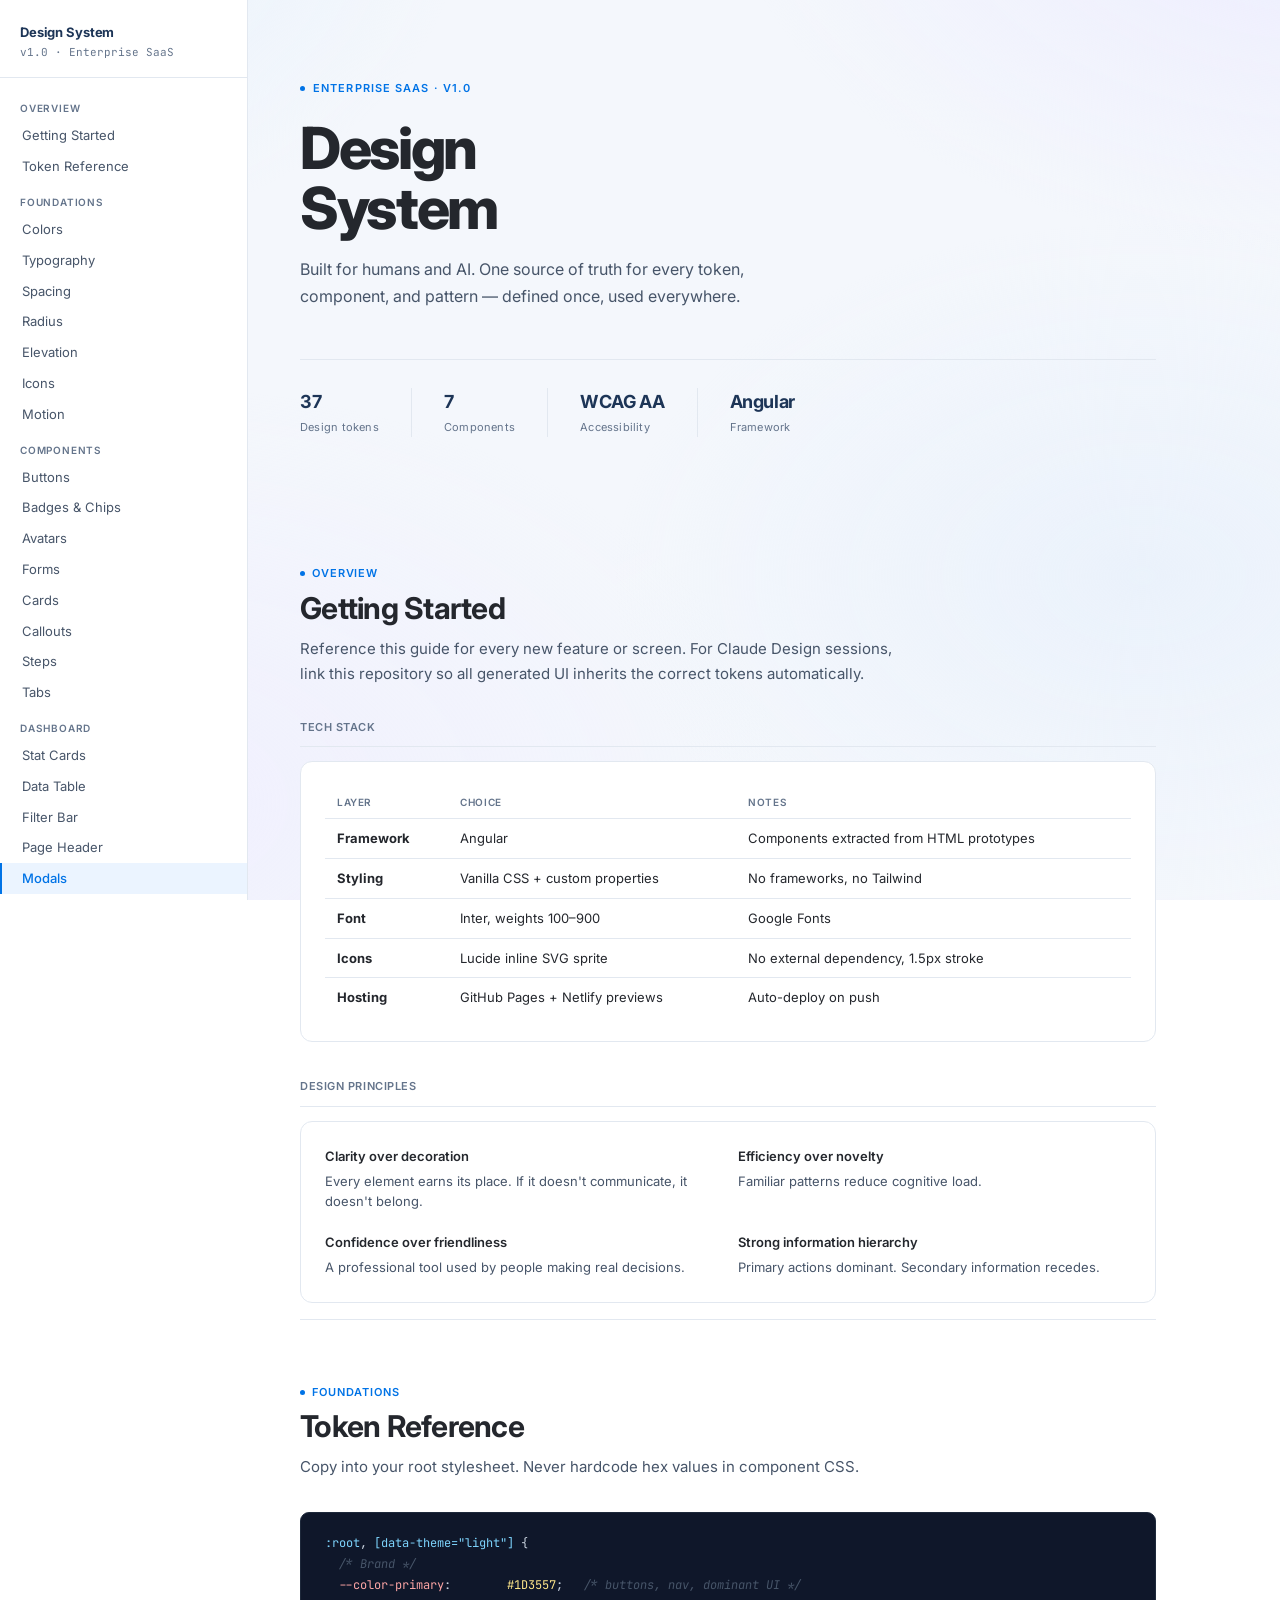
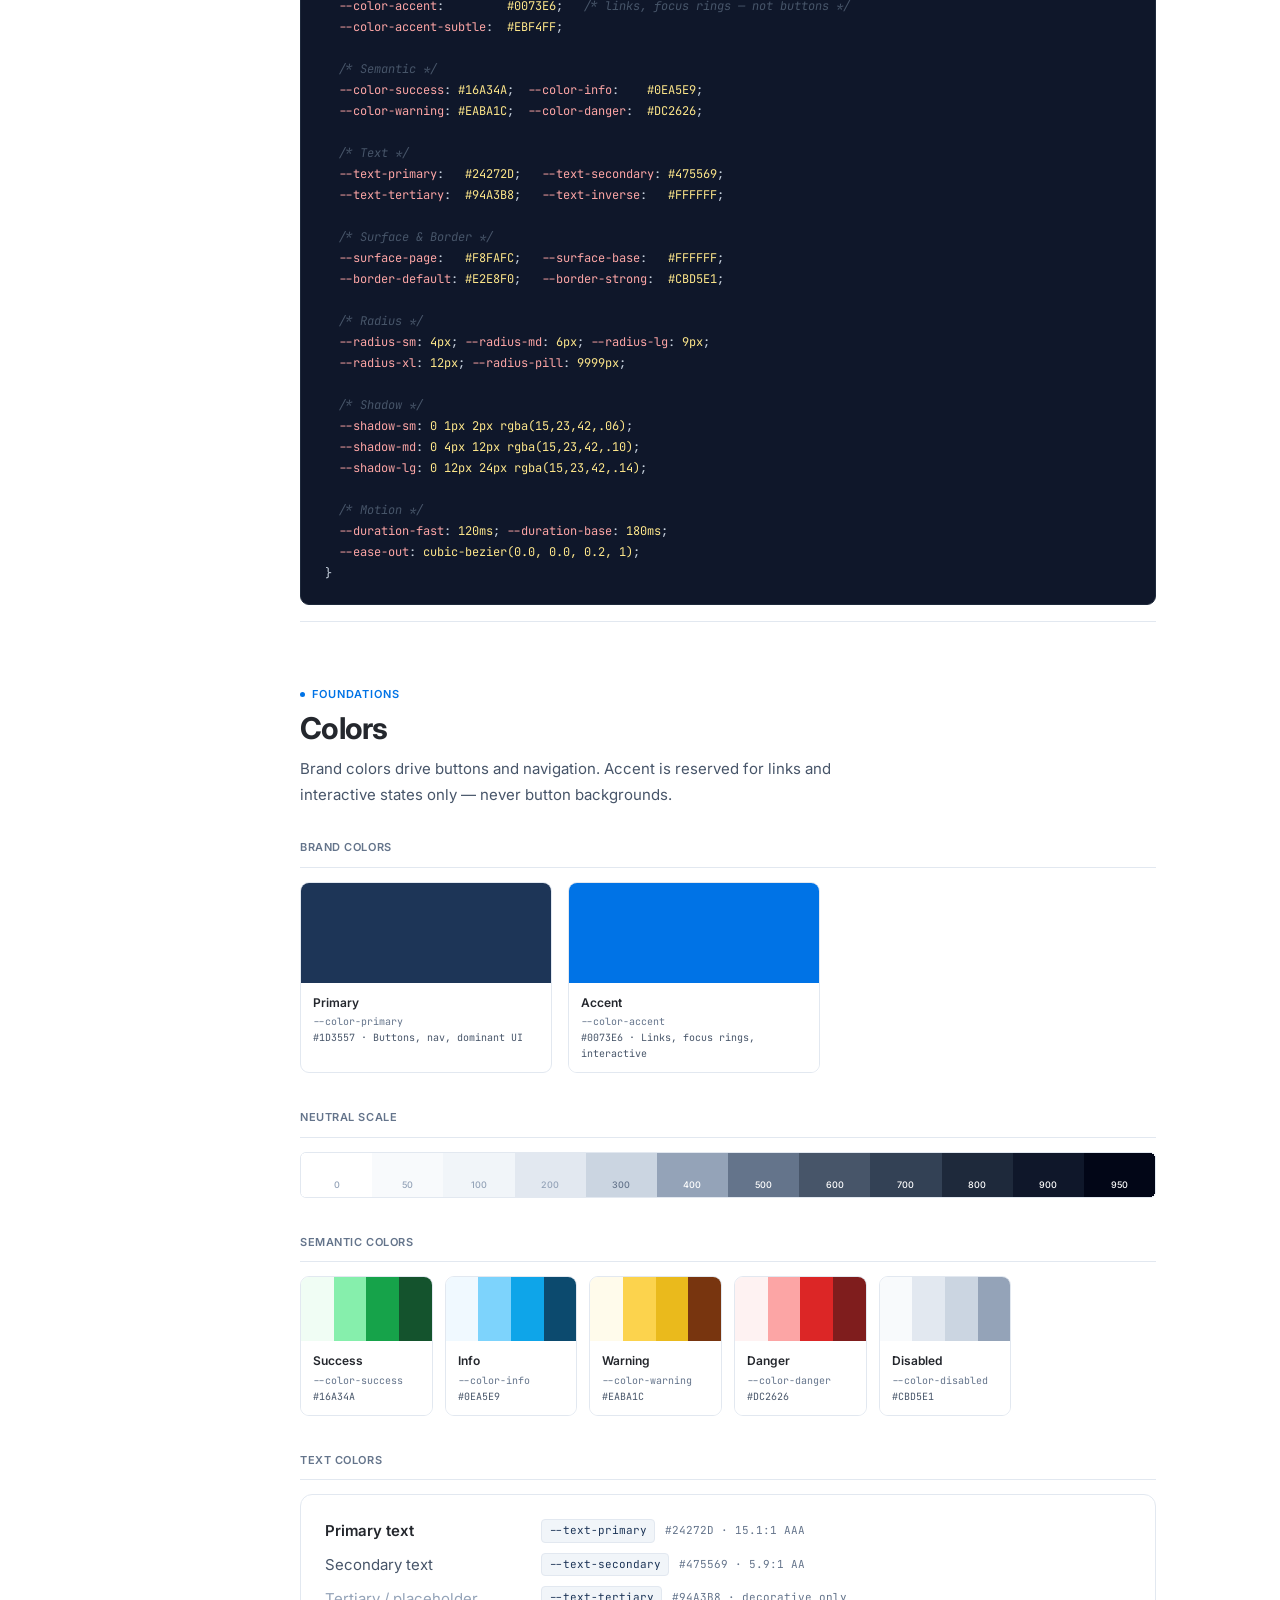
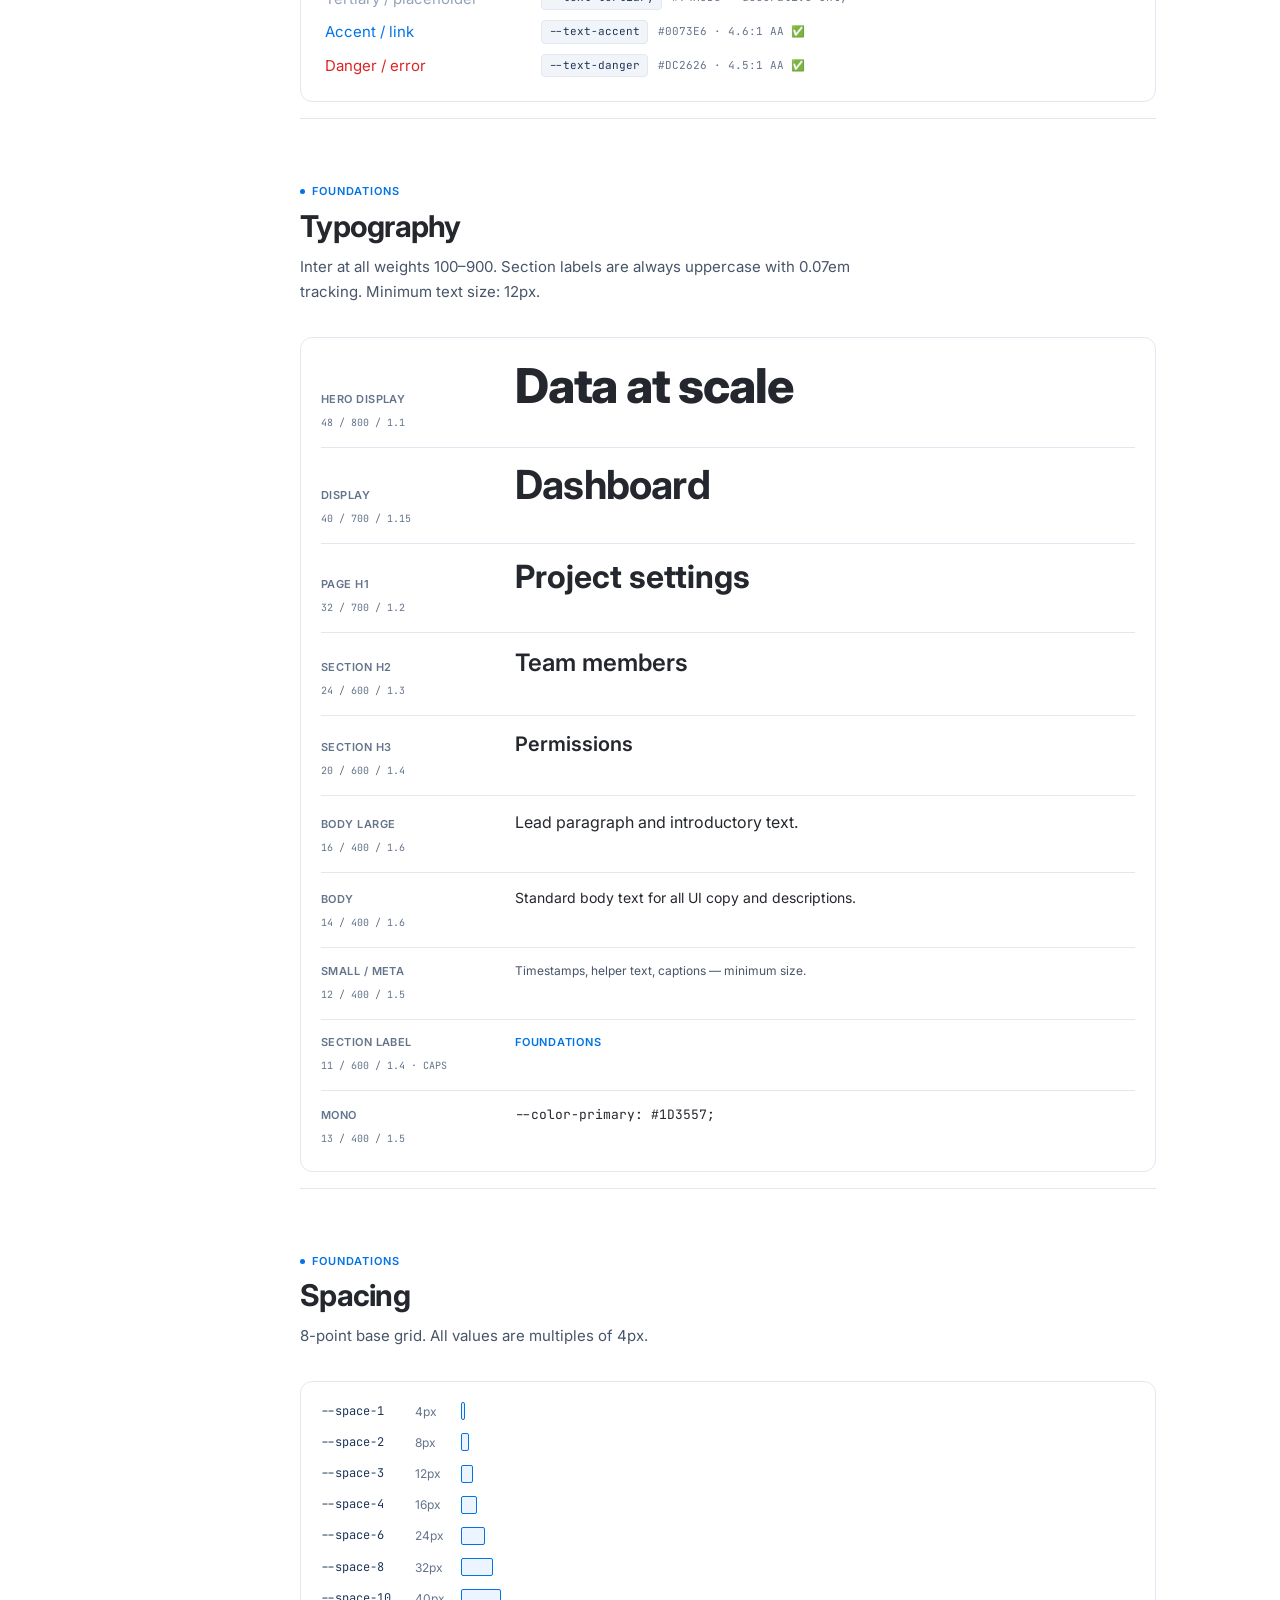
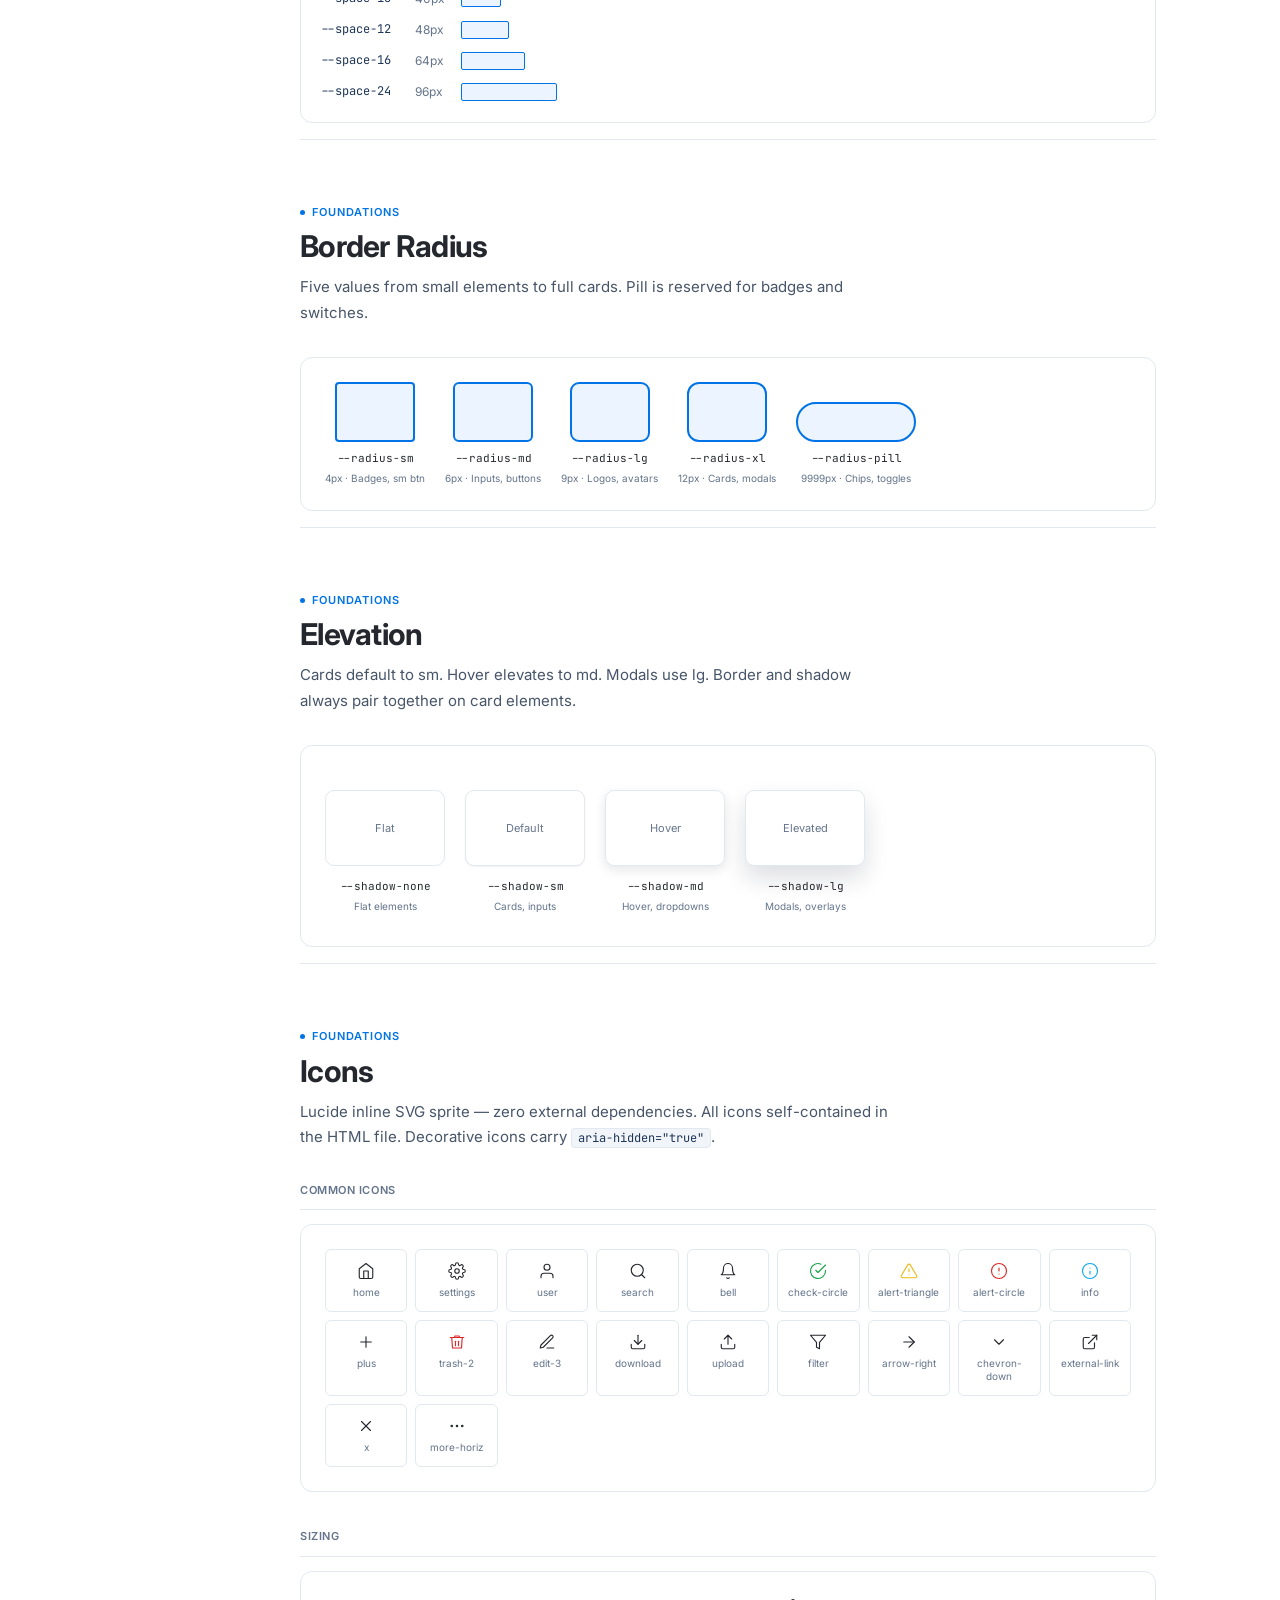
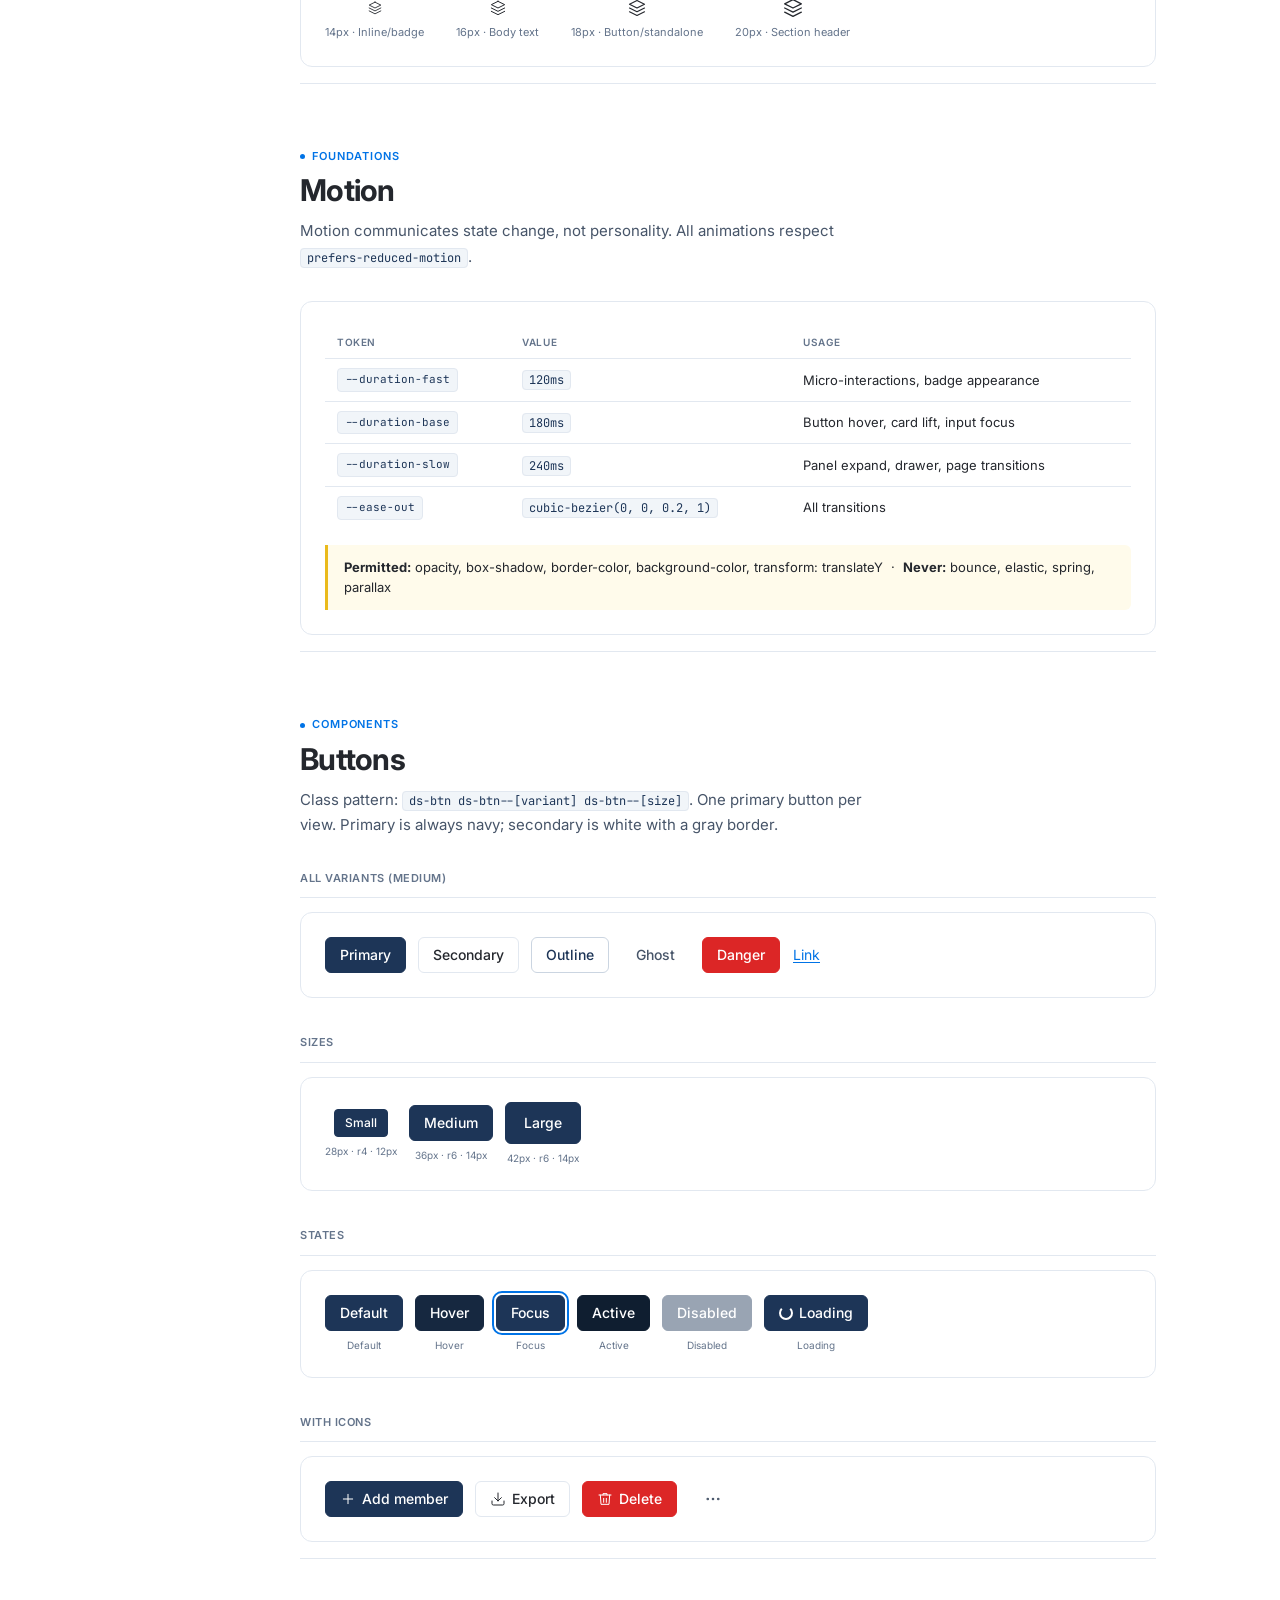
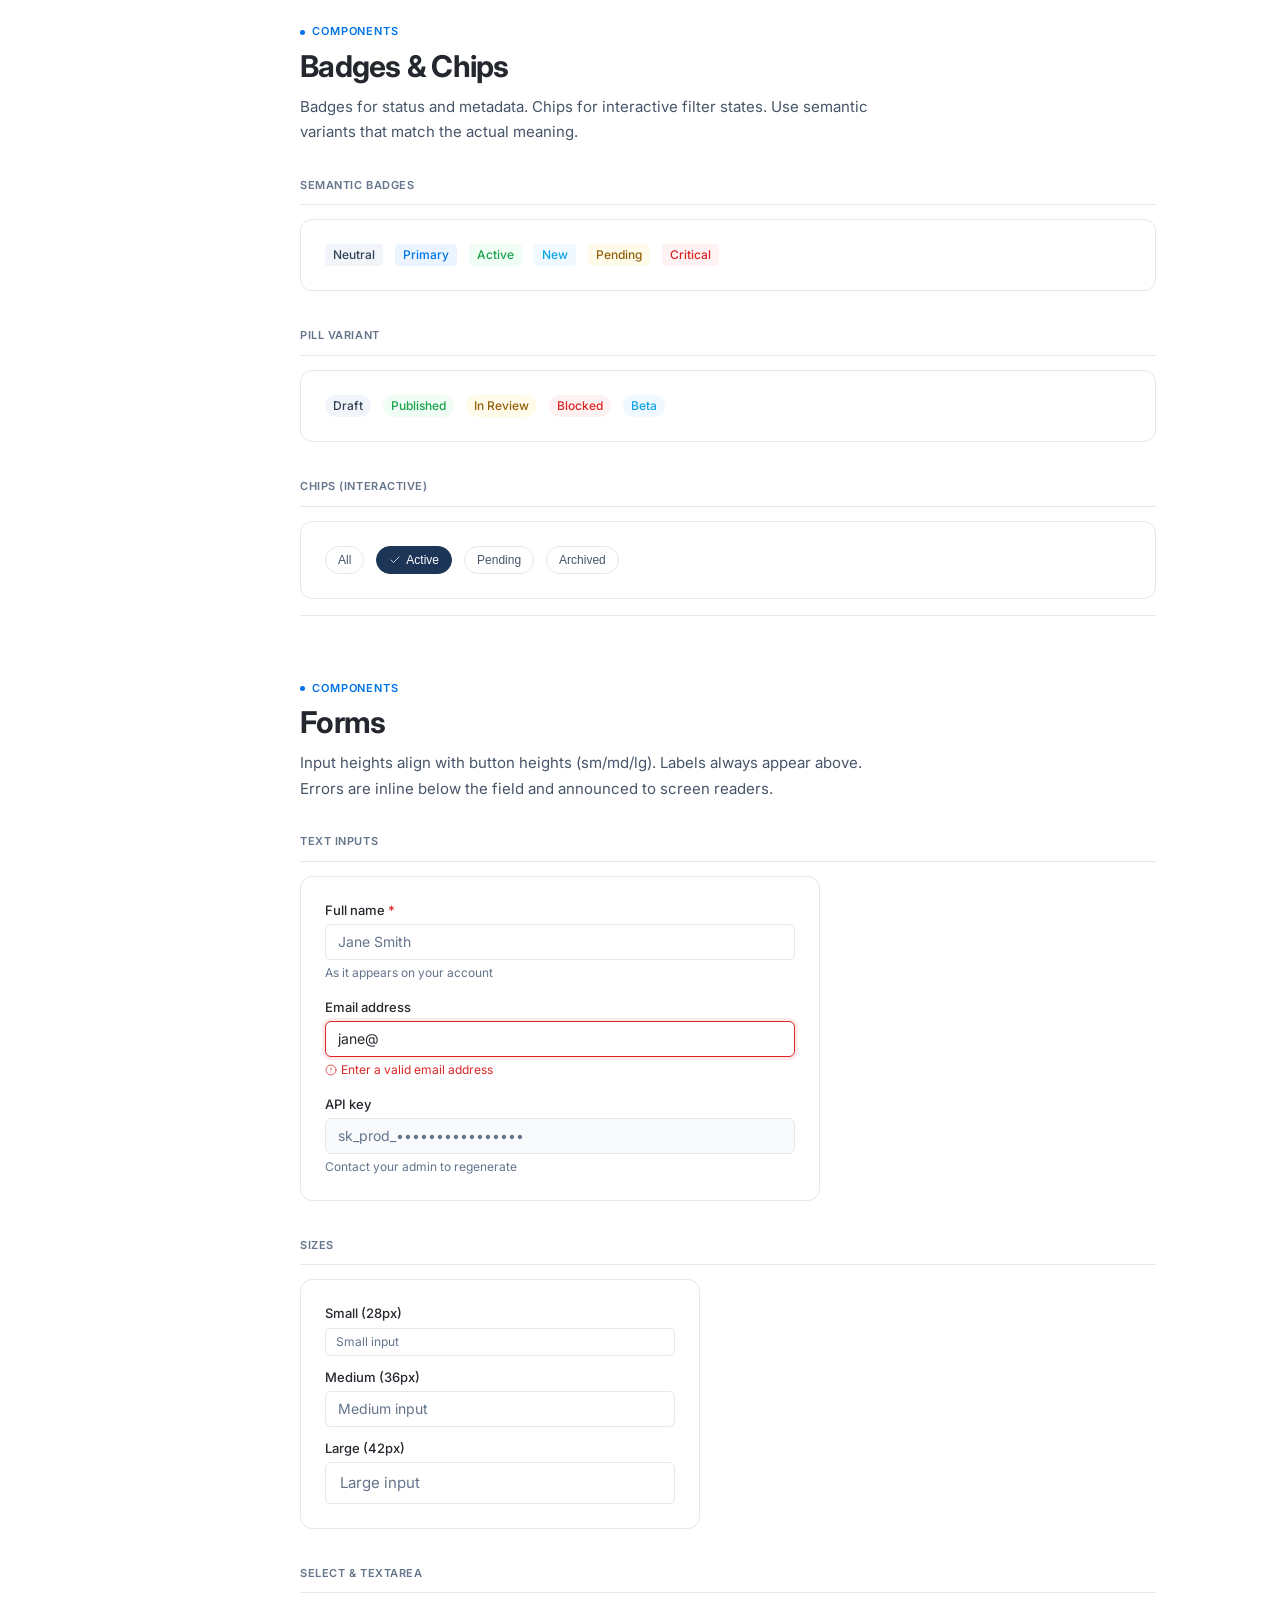
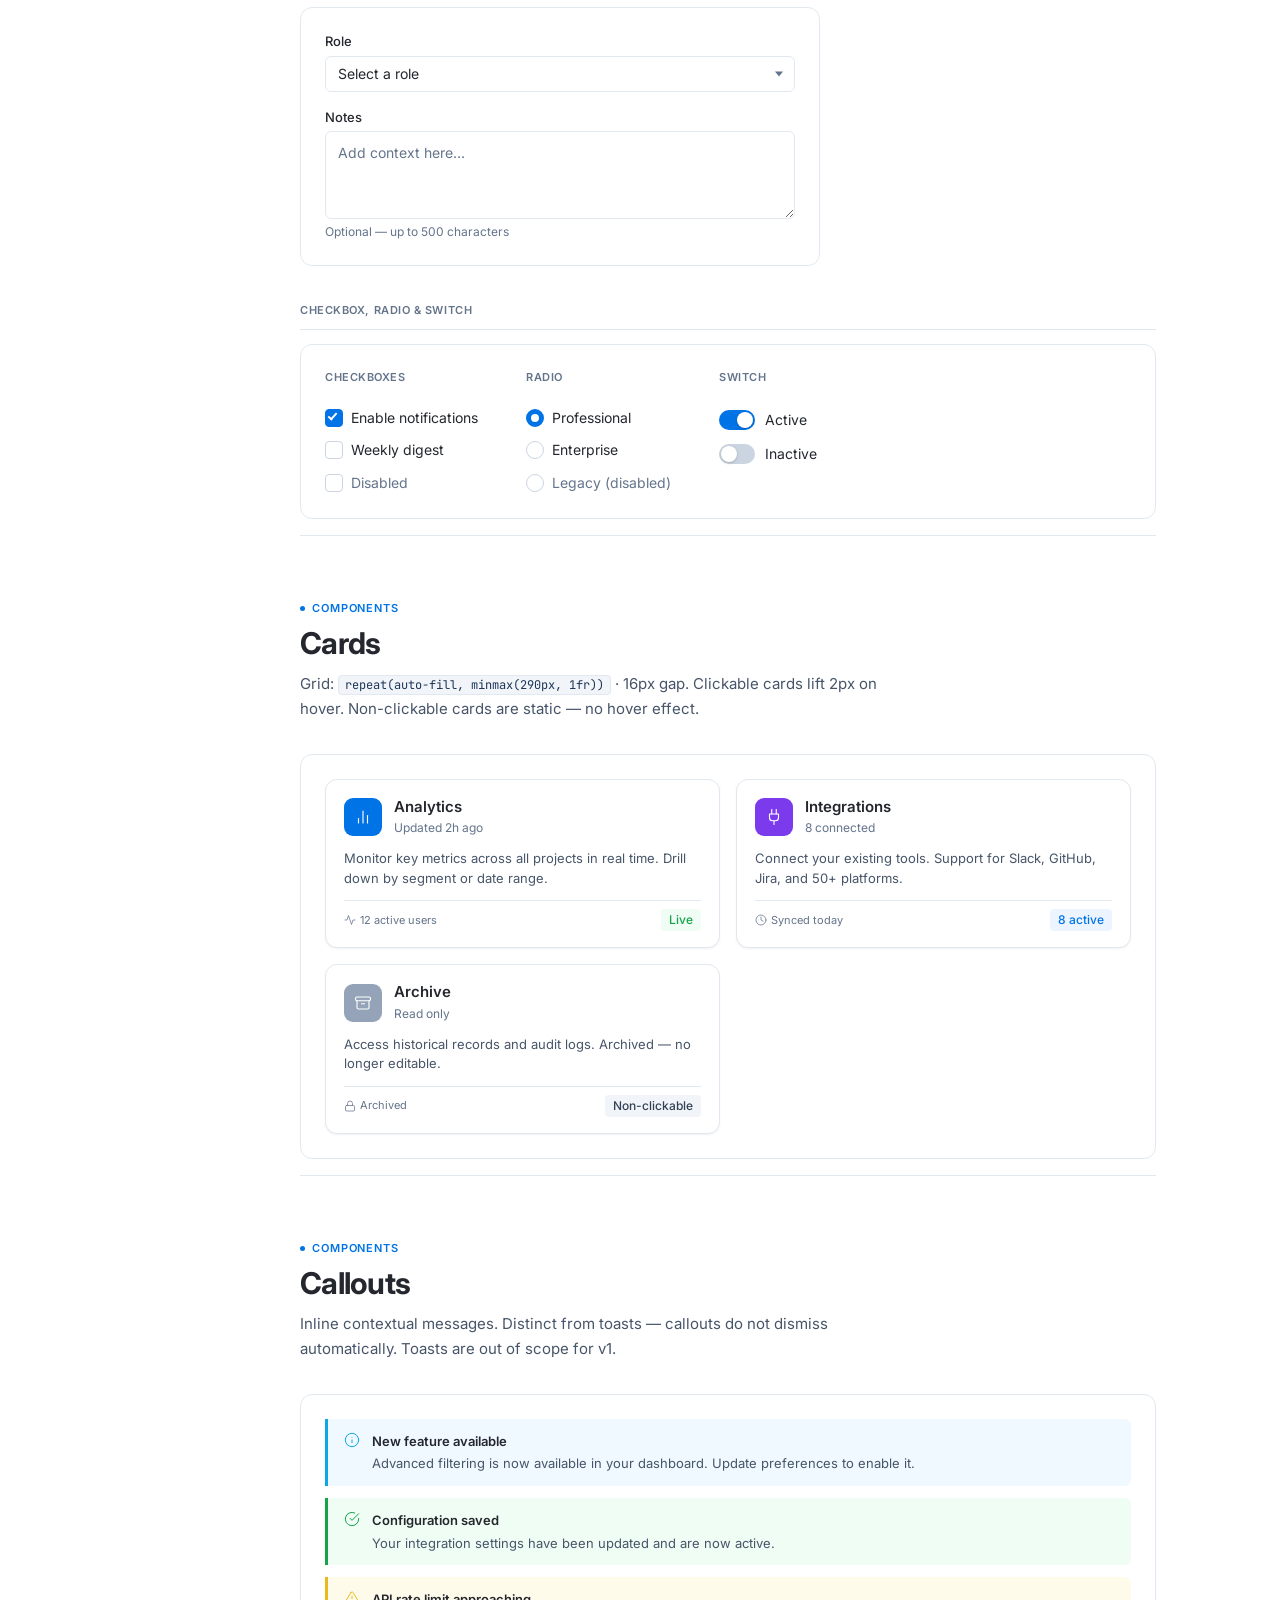
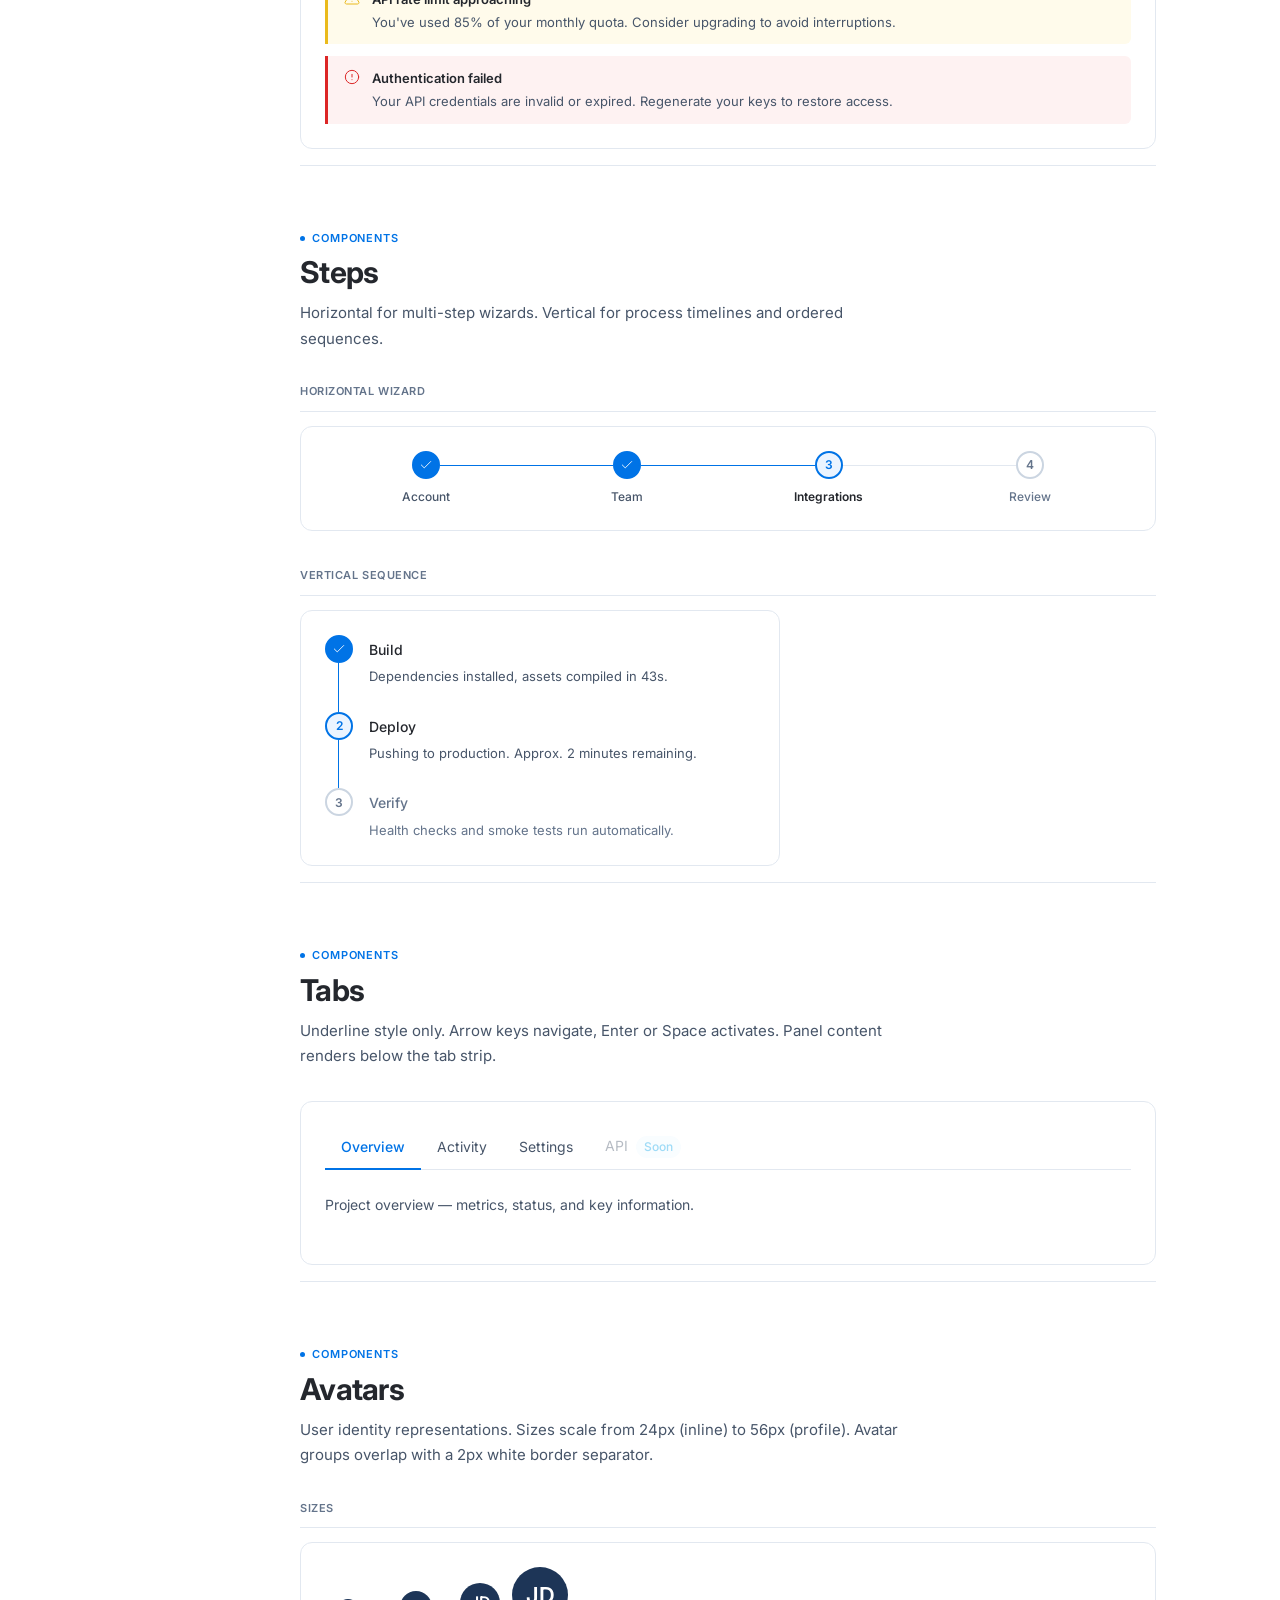
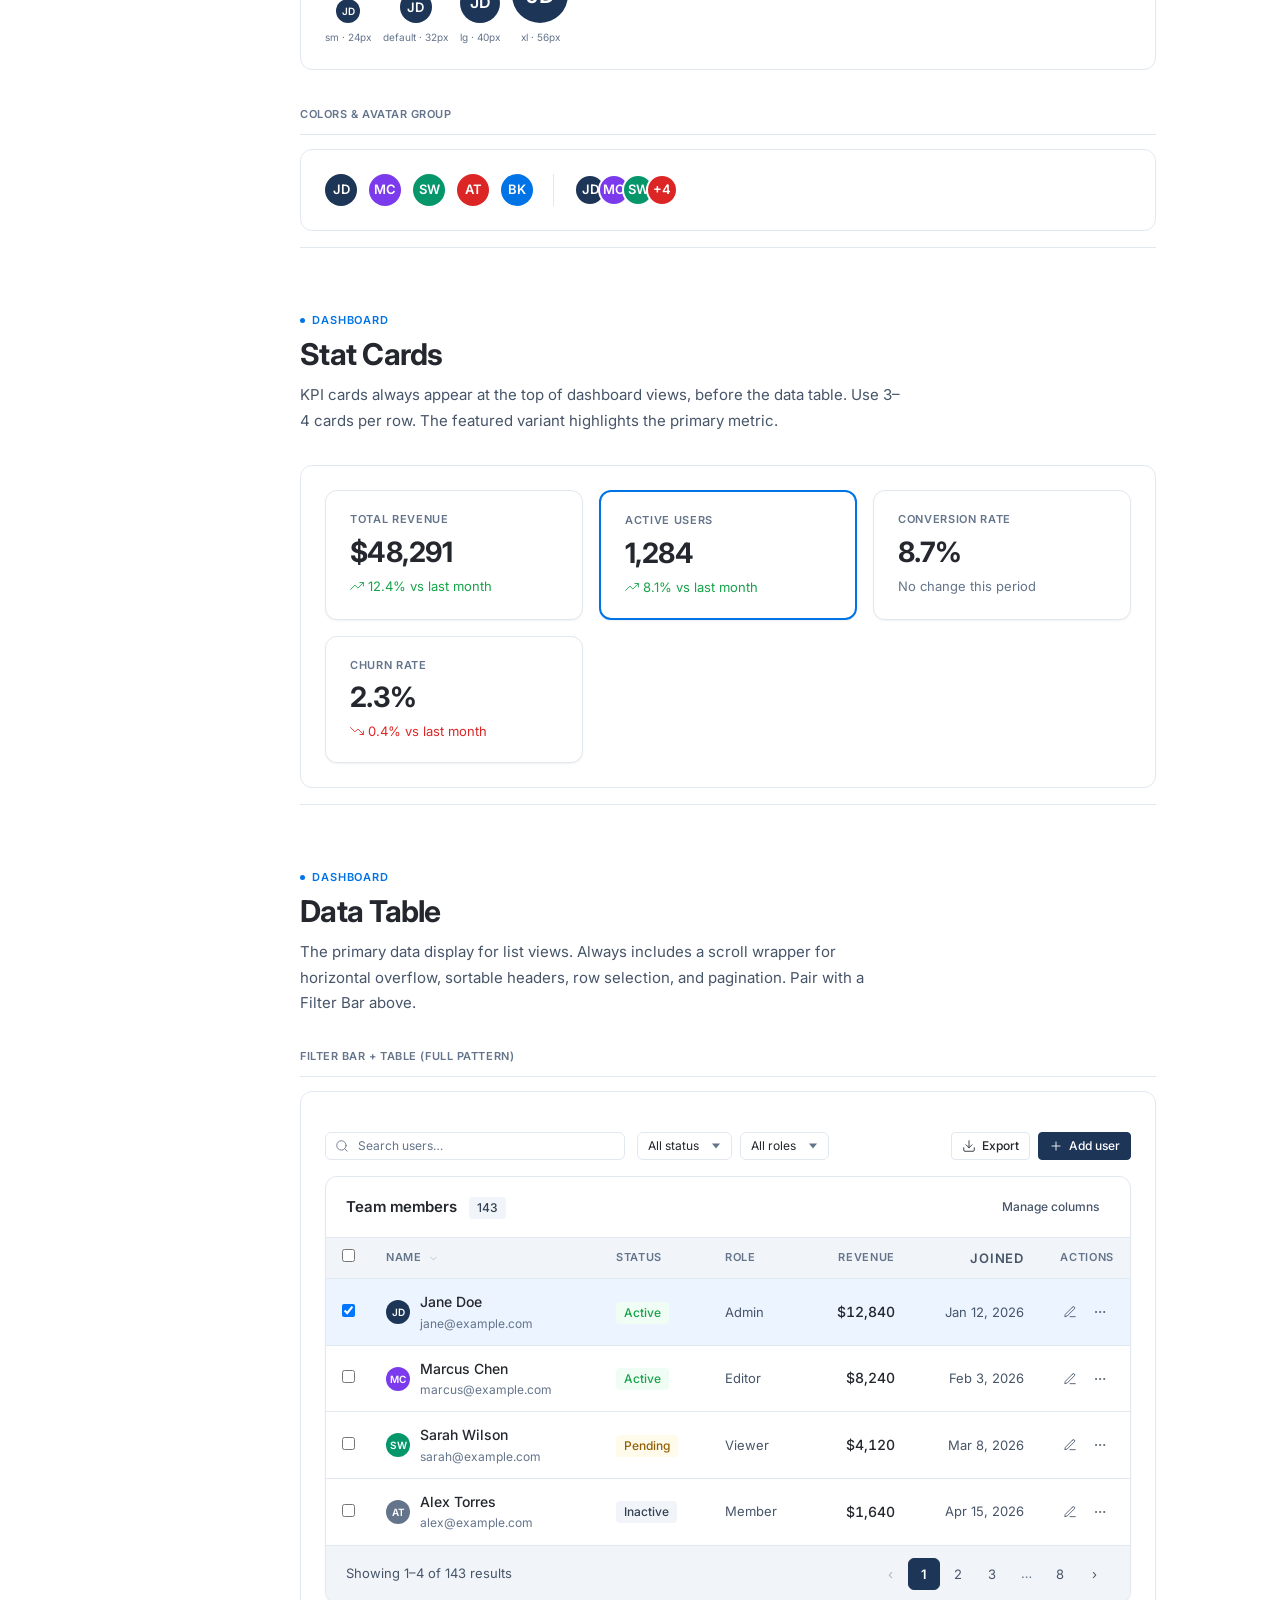
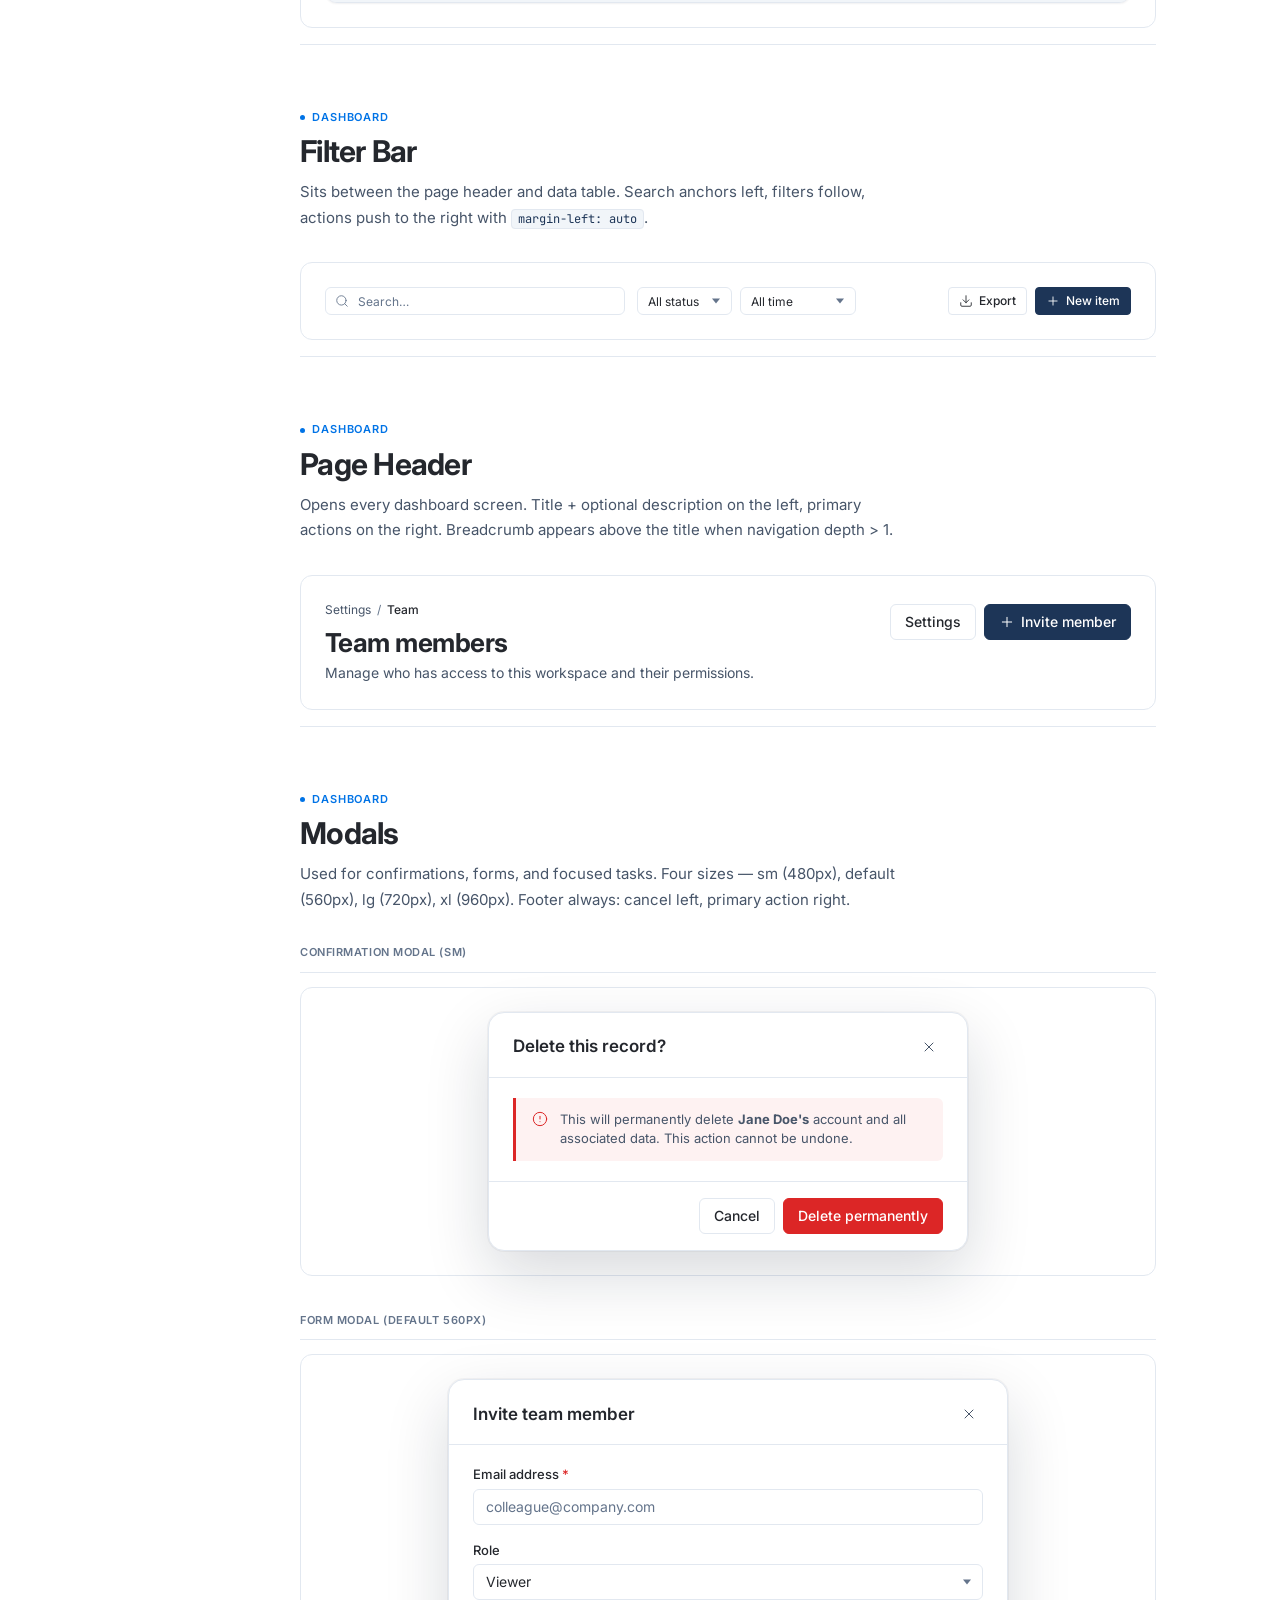
<file: style-guide.html>
<!DOCTYPE html>
<html lang="en" data-theme="light">
<head>
<meta charset="UTF-8">
<meta name="viewport" content="width=device-width, initial-scale=1.0">
<title>Design System · Style Guide v1.0</title>
<link rel="preconnect" href="https://fonts.googleapis.com">
<link rel="preconnect" href="https://fonts.gstatic.com" crossorigin>
<link href="https://fonts.googleapis.com/css2?family=Inter:wght@100;200;300;400;500;600;700;800;900&family=JetBrains+Mono:wght@400;500&display=swap" rel="stylesheet">
<link rel="stylesheet" href="tokens.css"/>
<style>
/* ── TOKENS ──────────────────────────────────────────────────── */
/* TOKENS — now sourced from tokens.css (single source of truth) */
/* ── BASE ────────────────────────────────────────────────────── */
*,*::before,*::after{box-sizing:border-box;margin:0;padding:0}
html{scroll-behavior:smooth}
body{
  font-family:var(--font-sans);font-size:14px;color:var(--text-primary);
  background:transparent;
  line-height:1.6;-webkit-font-smoothing:antialiased;
}
a{color:var(--text-accent);text-decoration:none}
a:hover{text-decoration:underline}
code{font-family:var(--font-mono);font-size:12px;background:var(--neutral-100);
  color:var(--color-primary);padding:1px 6px;border-radius:var(--radius-sm);
  border:1px solid var(--border-default)}
/* ── ICONS ───────────────────────────────────────────────────── */
.ds-icon{display:inline-block;width:18px;height:18px;stroke:currentColor;fill:none;
  stroke-width:1.5;stroke-linecap:round;stroke-linejoin:round;flex-shrink:0;
  vertical-align:middle;overflow:visible}
.ds-icon--xs{width:12px;height:12px} .ds-icon--sm{width:14px;height:14px}
.ds-icon--md{width:16px;height:16px} .ds-icon--lg{width:20px;height:20px}
/* ── MESH BACKGROUND ─────────────────────────────────────────── */
.mesh-bg{
  position:fixed;inset:0;z-index:0;pointer-events:none;overflow:hidden;
  background:#F4F7FC;
}
.mesh-bg::before{
  content:"";position:absolute;inset:-20%;
  background:
    radial-gradient(40% 38% at 12%  8%,  rgba(230,241,251,.95), transparent 70%),
    radial-gradient(46% 42% at 88%  4%,  rgba(236,235,255,.90), transparent 72%),
    radial-gradient(42% 40% at 78% 60%,  rgba(231,240,251,.70), transparent 70%),
    radial-gradient(50% 46% at 22% 78%,  rgba(238,236,255,.65), transparent 72%);
  filter:saturate(1.02);
}
/* ── LAYOUT ──────────────────────────────────────────────────── */
.sg-layout{display:flex;min-height:100vh;position:relative;z-index:1}
.sg-sidebar{
  width:248px;flex-shrink:0;background:var(--surface-base);
  border-right:1px solid var(--border-default);
  position:sticky;top:0;height:100vh;overflow:hidden;
  display:flex;flex-direction:column;
}
.sg-content{flex:1;min-width:0;padding:0 52px 96px;max-width:960px}
/* ── SIDEBAR ─────────────────────────────────────────────────── */
.sg-brand{padding:24px 20px 16px;border-bottom:1px solid var(--border-default)}
.sg-brand-name{font-size:13px;font-weight:700;color:var(--color-primary);
  letter-spacing:-0.01em;display:block;line-height:1.3}
.sg-brand-meta{font-size:11px;color:var(--text-tertiary);margin-top:3px;
  font-family:var(--font-mono);display:block}
.sg-nav{padding:12px 0 24px;flex:1;min-height:0;overflow-y:auto;
  scrollbar-width:thin;scrollbar-color:rgba(148,163,184,.22) transparent}
.sg-nav::-webkit-scrollbar{width:3px}
.sg-nav::-webkit-scrollbar-track{background:transparent}
.sg-nav::-webkit-scrollbar-button{display:none}
.sg-nav::-webkit-scrollbar-thumb{background:rgba(148,163,184,.22);border-radius:9999px;
  transition:background var(--duration-fast)}
.sg-nav::-webkit-scrollbar-thumb:hover{background:rgba(148,163,184,.55)}
.sg-nav-group{margin-bottom:2px}
.sg-nav-group-label{font-size:10px;font-weight:600;letter-spacing:.08em;text-transform:uppercase;
  color:var(--text-tertiary);padding:10px 20px 4px;display:block}
.sg-nav-link{display:block;padding:5px 20px;font-size:13px;color:var(--text-secondary);
  text-decoration:none;border-left:2px solid transparent;
  transition:color var(--duration-fast) var(--ease-out),
    background var(--duration-fast) var(--ease-out),
    border-color var(--duration-fast) var(--ease-out)}
.sg-nav-link:hover{color:var(--text-primary);background:var(--surface-subtle);text-decoration:none}
.sg-nav-link.active{color:var(--color-accent);border-left-color:var(--color-accent);
  background:var(--color-accent-subtle);font-weight:500}
/* ── SECTIONS ────────────────────────────────────────────────── */
.sg-section{
  background:transparent;border:none;box-shadow:none;border-radius:0;
  padding:64px 0 0;margin-bottom:0;scroll-margin-top:28px;
  border-top:1px solid var(--border-default);
}
.sg-hero + .sg-section{border-top:none;padding-top:56px}
.sg-section-eyebrow{font-size:11px;font-weight:600;letter-spacing:.08em;text-transform:uppercase;
  color:var(--color-accent);margin-bottom:7px;display:flex;align-items:center;gap:7px}
.sg-section-eyebrow::before{content:'';width:5px;height:5px;border-radius:50%;
  background:var(--color-accent);flex-shrink:0}
.sg-section-title{font-size:30px;font-weight:700;color:var(--text-primary);
  line-height:1.2;margin-bottom:10px;letter-spacing:-0.025em}
.sg-section-desc{font-size:15px;color:var(--text-secondary);line-height:1.7;
  max-width:600px;margin-bottom:32px}
.sg-subsection{margin-bottom:36px}
.sg-subsection:last-child{margin-bottom:0}
.sg-subsection-title{font-size:11px;font-weight:600;letter-spacing:.05em;text-transform:uppercase;
  color:var(--text-tertiary);margin-bottom:14px;padding-bottom:10px;
  border-bottom:1px solid var(--border-default)}
/* ── HERO ────────────────────────────────────────────────────── */
.sg-hero{background:transparent;border-radius:0;
  padding:80px 0 72px;margin-bottom:0;position:relative;overflow:visible}
.sg-hero::before,.sg-hero::after{display:none}
.sg-hero-inner{position:relative}
.sg-hero-label{font-size:11px;font-weight:600;letter-spacing:.1em;text-transform:uppercase;
  color:var(--color-accent);margin-bottom:20px;display:flex;align-items:center;gap:8px}
.sg-hero-label::before{content:'';width:5px;height:5px;border-radius:50%;background:var(--color-accent)}
.sg-hero-title{font-size:58px;font-weight:800;color:var(--text-primary);line-height:1.04;
  margin-bottom:18px;letter-spacing:-0.04em}
.sg-hero-sub{font-size:16px;color:var(--text-secondary);line-height:1.7;
  margin-bottom:48px;max-width:520px}
.sg-hero-stats{display:flex;border-top:1px solid var(--border-default);padding-top:28px}
.sg-hero-stat{padding-right:32px;margin-right:32px;border-right:1px solid var(--border-default)}
.sg-hero-stat:last-child{border-right:none;margin-right:0;padding-right:0}
.sg-hero-stat-val{font-size:18px;font-weight:700;color:var(--color-primary);display:block;letter-spacing:-0.02em}
.sg-hero-stat-label{font-size:11px;color:var(--text-tertiary);display:block;margin-top:3px;letter-spacing:.02em}
/* ── DEMOS ───────────────────────────────────────────────────── */
.sg-demo{background:#ffffff;border:1px solid var(--border-default);
  border-radius:var(--radius-xl);padding:24px;margin-bottom:16px}
.sg-demo--white{background:#ffffff}
.sg-demo-row{display:flex;flex-wrap:wrap;gap:12px;align-items:center}
.sg-demo-label{font-size:11px;font-weight:600;letter-spacing:.05em;text-transform:uppercase;
  color:var(--text-tertiary);margin-bottom:10px}
.sg-code{background:var(--neutral-900);border-radius:var(--radius-lg);padding:20px 24px;
  font-family:var(--font-mono);font-size:12px;line-height:1.75;color:#cbd5e1;
  overflow-x:auto;margin:16px 0;border:1px solid var(--neutral-800)}
.sg-code .k{color:#7dd3fc} .sg-code .s{color:#86efac}
.sg-code .c{color:#475569;font-style:italic} .sg-code .p{color:#fca5a5} .sg-code .v{color:#fde68a}
.sg-token{display:inline-block;font-family:var(--font-mono);font-size:11px;background:var(--neutral-100);
  color:var(--color-primary);padding:2px 7px;border-radius:var(--radius-sm);
  border:1px solid var(--border-default)}
/* ── SWATCHES ────────────────────────────────────────────────── */
.sg-swatch-grid{display:grid;grid-template-columns:repeat(auto-fill,minmax(130px,1fr));gap:12px}
.sg-swatch-grid--lg{grid-template-columns:repeat(2,1fr);gap:16px;max-width:520px}
.sg-swatch{border-radius:var(--radius-lg);overflow:hidden;border:1px solid var(--border-default)}
.sg-swatch-color{height:72px;display:block} .sg-swatch-color--lg{height:100px}
.sg-swatch-info{padding:10px 12px;background:var(--surface-base)}
.sg-swatch-name{font-size:12px;font-weight:600;color:var(--text-primary);display:block}
.sg-swatch-var{font-family:var(--font-mono);font-size:10px;color:var(--text-tertiary);display:block;margin-top:2px}
.sg-swatch-hex{font-family:var(--font-mono);font-size:10px;color:var(--text-secondary);display:block}
/* Semantic color scale */
.sg-swatch-scale{display:flex;height:64px;overflow:hidden}
.sg-swatch-scale-stop{
  flex:1;position:relative;
  transition:flex var(--duration-slow) var(--ease-out);
  cursor:default;
}
.sg-swatch-scale-stop:hover{flex:2.2}
.sg-swatch-scale-stop::after{
  content:attr(data-label);
  position:absolute;bottom:5px;left:50%;transform:translateX(-50%);
  font-size:8px;font-family:var(--font-mono);white-space:nowrap;
  color:rgba(0,0,0,.35);opacity:0;
  transition:opacity var(--duration-fast);
}
.sg-swatch-scale-stop:hover::after{opacity:1}
/* Text color rows — class-based for responsive control */
.sg-text-color-list{display:flex;flex-direction:column;gap:10px}
.sg-text-color-row{display:flex;align-items:center;gap:16px;flex-wrap:nowrap}
.sg-text-color-sample{font-size:15px;min-width:200px;flex-shrink:0;line-height:1.4}
.sg-text-color-meta{display:flex;align-items:center;gap:10px;min-width:0}
.sg-text-color-ratio{font-family:var(--font-mono);font-size:11px;color:var(--text-tertiary);white-space:nowrap}
.sg-neutral-strip{display:flex;border-radius:var(--radius-md);overflow:hidden;border:1px solid var(--border-default)}
.sg-neutral-step{flex:1;height:44px;position:relative}
.sg-neutral-step-label{position:absolute;bottom:4px;left:50%;transform:translateX(-50%);
  font-size:9px;font-weight:500;white-space:nowrap}
/* ── TYPE DEMOS ──────────────────────────────────────────────── */
.sg-type-row{display:flex;align-items:baseline;gap:24px;padding:14px 0;
  border-bottom:1px solid var(--border-default)}
.sg-type-row:last-child{border-bottom:none}
.sg-type-meta{min-width:170px;flex-shrink:0}
.sg-type-name{font-size:11px;font-weight:600;letter-spacing:.04em;text-transform:uppercase;
  color:var(--text-tertiary);display:block;margin-bottom:2px}
.sg-type-spec{font-size:10px;color:var(--text-tertiary);font-family:var(--font-mono)}
.sg-type-sample{flex:1}
/* ── SPACING DEMOS ───────────────────────────────────────────── */
.sg-spacing-row{display:flex;align-items:center;gap:14px;padding:4px 0}
.sg-spacing-bar{background:var(--color-accent-subtle);border:1px solid var(--color-accent);
  border-radius:2px;height:18px;flex-shrink:0}
.sg-spacing-token{font-family:var(--font-mono);font-size:12px;color:var(--color-primary);min-width:80px}
.sg-spacing-px{font-size:12px;color:var(--text-tertiary);min-width:32px}
/* ── RADIUS / ELEVATION DEMOS ────────────────────────────────── */
.sg-radius-row{display:flex;gap:20px;flex-wrap:wrap;align-items:flex-end}
.sg-radius-item{text-align:center}
.sg-radius-box{width:80px;height:60px;background:var(--color-accent-subtle);
  border:2px solid var(--color-accent);display:block;margin:0 auto 8px}
.sg-radius-label{font-family:var(--font-mono);font-size:11px;color:var(--text-primary);display:block}
.sg-radius-px{font-size:10px;color:var(--text-tertiary);display:block;margin-top:2px}
.sg-elevation-row{display:flex;gap:20px;flex-wrap:wrap;align-items:flex-end;padding:20px 0 8px}
.sg-elevation-item{text-align:center}
.sg-elevation-box{width:120px;height:76px;background:var(--surface-base);
  border:1px solid var(--border-default);border-radius:var(--radius-lg);
  display:flex;align-items:center;justify-content:center;margin:0 auto 12px}
.sg-elevation-label{font-family:var(--font-mono);font-size:11px;color:var(--text-primary);display:block}
.sg-elevation-desc{font-size:10px;color:var(--text-tertiary);display:block;margin-top:2px}
/* ── ICON GRID ───────────────────────────────────────────────── */
.sg-icon-grid{display:grid;grid-template-columns:repeat(auto-fill,minmax(80px,1fr));gap:8px}
.sg-icon-item{display:flex;flex-direction:column;align-items:center;gap:6px;padding:12px 8px;
  border-radius:var(--radius-md);border:1px solid var(--border-default);
  background:var(--surface-base);transition:background var(--duration-fast)}
.sg-icon-item:hover{background:var(--neutral-50)}
.sg-icon-item span{font-size:10px;color:var(--text-tertiary);text-align:center;line-height:1.3}
/* ── TOKEN TABLE ─────────────────────────────────────────────── */
.sg-token-table{width:100%;border-collapse:collapse;font-size:13px}
.sg-token-table th{text-align:left;font-size:10px;font-weight:600;letter-spacing:.06em;
  text-transform:uppercase;color:var(--text-tertiary);padding:8px 12px;
  border-bottom:1px solid var(--border-default)}
.sg-token-table td{padding:9px 12px;border-bottom:1px solid var(--border-default);vertical-align:middle}
.sg-token-table tr:last-child td{border-bottom:none}
.sg-token-table tr:hover td{background:var(--neutral-50)}
.sg-token-dot{width:20px;height:20px;border-radius:var(--radius-sm);
  border:1px solid rgba(0,0,0,.08);display:inline-block;vertical-align:middle}
/* ── COMING SOON ─────────────────────────────────────────────── */
.sg-coming-soon{background:var(--neutral-50);border:1px dashed var(--border-strong);
  border-radius:var(--radius-xl);padding:40px;text-align:center}
.sg-coming-soon-badge{display:inline-flex;align-items:center;gap:6px;background:var(--neutral-200);
  border-radius:var(--radius-pill);padding:4px 12px;font-size:11px;font-weight:600;
  letter-spacing:.05em;text-transform:uppercase;color:var(--text-secondary);margin-bottom:16px}
.sg-coming-soon h3{font-size:17px;font-weight:600;color:var(--text-primary);margin-bottom:8px}
.sg-coming-soon p{font-size:14px;color:var(--text-secondary);max-width:480px;margin:0 auto;line-height:1.6}
/* ── BUTTONS ─────────────────────────────────────────────────── */
.ds-btn{display:inline-flex;align-items:center;justify-content:center;gap:6px;
  font-family:var(--font-sans);font-weight:500;line-height:1;text-decoration:none;
  border:1px solid transparent;cursor:pointer;white-space:nowrap;flex-shrink:0;
  transition:background-color var(--duration-base) var(--ease-out),
    border-color var(--duration-base) var(--ease-out),
    box-shadow var(--duration-base) var(--ease-out);
  height:var(--btn-md-h);padding:0 var(--btn-md-px);
  border-radius:var(--btn-md-r);font-size:var(--btn-md-fs)}
.ds-btn:focus-visible{outline:2px solid var(--color-accent);outline-offset:2px}
.ds-btn:disabled,.ds-btn[aria-disabled="true"]{opacity:.45;cursor:not-allowed;pointer-events:none}
.ds-btn--sm{height:var(--btn-sm-h);padding:0 var(--btn-sm-px);border-radius:var(--btn-sm-r);font-size:var(--btn-sm-fs)}
.ds-btn--lg{height:var(--btn-lg-h);padding:0 var(--btn-lg-px);border-radius:var(--btn-lg-r);font-size:var(--btn-lg-fs)}
.ds-btn--primary{background:var(--color-primary);color:#fff;border-color:var(--color-primary)}
.ds-btn--primary:hover:not(:disabled){background:var(--color-primary-hover);border-color:var(--color-primary-hover)}
.ds-btn--primary:active:not(:disabled){background:var(--color-primary-active);border-color:var(--color-primary-active)}
.ds-btn--secondary{background:var(--surface-base);color:var(--text-primary);border-color:var(--border-default)}
.ds-btn--secondary:hover:not(:disabled){background:var(--neutral-50);border-color:var(--border-strong)}
.ds-btn--secondary:active:not(:disabled){background:var(--neutral-100);border-color:var(--border-strong)}
.ds-btn--outline{background:transparent;color:var(--color-primary);border-color:var(--border-strong)}
.ds-btn--outline:hover:not(:disabled){background:var(--neutral-50);border-color:var(--color-primary)}
.ds-btn--outline:active:not(:disabled){background:var(--neutral-100)}
.ds-btn--ghost{background:transparent;color:var(--text-secondary);border-color:transparent}
.ds-btn--ghost:hover:not(:disabled){background:var(--neutral-100);color:var(--text-primary)}
.ds-btn--ghost:active:not(:disabled){background:var(--neutral-200)}
.ds-btn--danger{background:var(--color-danger);color:#fff;border-color:var(--color-danger)}
.ds-btn--danger:hover:not(:disabled){background:#B91C1C;border-color:#B91C1C}
.ds-btn--link{background:transparent;color:var(--color-accent);border-color:transparent;
  padding:0;height:auto;font-weight:400;text-decoration:underline;text-underline-offset:2px}
.ds-btn--link:hover:not(:disabled){color:var(--color-accent-hover)}
.ds-btn--loading{cursor:wait;pointer-events:none}
.ds-btn-spinner{width:14px;height:14px;border:2px solid currentColor;border-top-color:transparent;
  border-radius:50%;animation:spin 600ms linear infinite}
@keyframes spin{to{transform:rotate(360deg)}}
.ds-btn--state-hover.ds-btn--primary{background:var(--color-primary-hover);border-color:var(--color-primary-hover)}
.ds-btn--state-hover.ds-btn--secondary{background:var(--neutral-50);border-color:var(--border-strong)}
.ds-btn--state-focus{outline:2px solid var(--color-accent);outline-offset:2px}
.ds-btn--state-active.ds-btn--primary{background:var(--color-primary-active);border-color:var(--color-primary-active)}
/* ── BADGES ──────────────────────────────────────────────────── */
.ds-badge{display:inline-flex;align-items:center;gap:4px;height:22px;padding:0 8px;
  font-size:12px;font-weight:500;border-radius:var(--radius-sm);white-space:nowrap;line-height:1}
.ds-badge--pill{border-radius:var(--radius-pill)}
.ds-badge--neutral{background:var(--neutral-100);color:var(--neutral-700)}
.ds-badge--primary{background:var(--color-accent-subtle);color:var(--color-accent)}
.ds-badge--success{background:var(--color-success-subtle);color:var(--color-success)}
.ds-badge--info{background:var(--color-info-subtle);color:var(--color-info)}
.ds-badge--warning{background:var(--color-warning-subtle);color:var(--text-warning)}
.ds-badge--danger{background:var(--color-danger-subtle);color:var(--color-danger)}
.ds-chip{display:inline-flex;align-items:center;gap:5px;height:28px;padding:0 12px;
  font-size:12px;font-weight:500;border-radius:var(--radius-pill);
  border:1px solid var(--border-default);background:var(--surface-base);color:var(--text-secondary);
  cursor:pointer;transition:border-color var(--duration-fast),background var(--duration-fast),color var(--duration-fast)}
.ds-chip:hover{border-color:var(--border-strong);color:var(--text-primary)}
.ds-chip--selected{background:var(--color-primary);border-color:var(--color-primary);color:#fff}
/* ── FORMS ───────────────────────────────────────────────────── */
.ds-field{display:flex;flex-direction:column;gap:5px}
.ds-label{font-size:13px;font-weight:500;color:var(--text-primary);line-height:1.4}
.ds-input,.ds-select,.ds-textarea{display:block;width:100%;height:36px;padding:0 12px;
  font-family:var(--font-sans);font-size:14px;color:var(--text-primary);
  background:var(--surface-base);border:1px solid var(--border-default);
  border-radius:var(--radius-md);
  transition:border-color var(--duration-fast),box-shadow var(--duration-fast);
  outline:none;appearance:none}
.ds-input::placeholder,.ds-textarea::placeholder{color:var(--text-tertiary)}
.ds-input:hover:not(:disabled),.ds-select:hover:not(:disabled),.ds-textarea:hover:not(:disabled){border-color:var(--border-strong)}
.ds-input:focus,.ds-select:focus,.ds-textarea:focus{border-color:var(--color-accent);box-shadow:0 0 0 3px var(--color-accent-subtle)}
.ds-input:disabled,.ds-select:disabled,.ds-textarea:disabled{background:var(--neutral-50);color:var(--text-tertiary);cursor:not-allowed;border-color:var(--neutral-200)}
.ds-input--sm{height:28px;font-size:12px;padding:0 10px}
.ds-input--lg{height:42px;font-size:15px;padding:0 14px}
.ds-input--error,.ds-input--error:hover,.ds-input--error:focus{border-color:var(--color-danger);box-shadow:0 0 0 3px rgba(220,38,38,.10)}
.ds-textarea{height:auto;min-height:88px;padding:10px 12px;resize:vertical;line-height:1.5}
.ds-select-wrap{position:relative}
.ds-select-wrap::after{content:'';position:absolute;right:12px;top:50%;transform:translateY(-50%);
  width:0;height:0;border-left:4px solid transparent;border-right:4px solid transparent;
  border-top:5px solid var(--text-tertiary);pointer-events:none}
.ds-select{padding-right:32px;cursor:pointer}
.ds-field-hint{font-size:12px;color:var(--text-tertiary);line-height:1.4}
.ds-field-error{font-size:12px;color:var(--text-danger);display:flex;align-items:center;gap:4px;line-height:1.4}
.ds-checkbox-wrap,.ds-radio-wrap{display:flex;align-items:center;gap:8px;cursor:pointer;user-select:none}
.ds-checkbox,.ds-radio-input{width:18px;height:18px;border:1.5px solid var(--border-strong);
  border-radius:var(--radius-sm);background:var(--surface-base);appearance:none;
  cursor:pointer;position:relative;flex-shrink:0;
  transition:border-color var(--duration-fast),background var(--duration-fast)}
.ds-radio-input{border-radius:50%}
.ds-checkbox:checked{background:var(--color-accent);border-color:var(--color-accent)}
.ds-checkbox:checked::after{content:'';position:absolute;left:4px;top:1px;width:5px;height:9px;
  border:2px solid #fff;border-top:none;border-left:none;transform:rotate(42deg)}
.ds-radio-input:checked{border-color:var(--color-accent);border-width:5px}
.ds-checkbox:focus-visible,.ds-radio-input:focus-visible{outline:2px solid var(--color-accent);outline-offset:2px}
.ds-checkbox-label,.ds-radio-label{font-size:14px;color:var(--text-primary)}
.ds-switch-wrap{display:flex;align-items:center;gap:10px;cursor:pointer}
.ds-switch{position:relative;width:36px;height:20px;flex-shrink:0}
.ds-switch input{opacity:0;width:0;height:0;position:absolute}
.ds-switch-track{position:absolute;inset:0;background:var(--neutral-300);border-radius:var(--radius-pill);
  transition:background var(--duration-base) var(--ease-out);cursor:pointer}
.ds-switch-thumb{position:absolute;top:2px;left:2px;width:16px;height:16px;background:#fff;
  border-radius:50%;transition:transform var(--duration-base) var(--ease-out);
  box-shadow:0 1px 3px rgba(0,0,0,.2)}
.ds-switch input:checked + .ds-switch-track{background:var(--color-accent)}
.ds-switch input:checked ~ .ds-switch-thumb{transform:translateX(16px)}
.ds-switch-label{font-size:14px;color:var(--text-primary)}
/* ── CARDS ───────────────────────────────────────────────────── */
.ds-card-grid{display:grid;grid-template-columns:repeat(auto-fill,minmax(290px,1fr));gap:16px}
.ds-card{background:var(--surface-base);border:1px solid var(--border-default);
  border-radius:var(--card-radius);padding:var(--card-padding);
  min-height:var(--card-min-height);box-shadow:var(--shadow-sm);
  display:flex;flex-direction:column;gap:var(--card-gap)}
.ds-card--clickable{cursor:pointer;
  transition:transform var(--duration-base) var(--ease-out),
    box-shadow var(--duration-base) var(--ease-out),
    border-color var(--duration-base) var(--ease-out)}
.ds-card--clickable:hover{transform:translateY(-2px);box-shadow:var(--shadow-md);border-color:var(--border-strong)}
.ds-card-header{display:flex;align-items:center;gap:12px}
.ds-card-logo{width:var(--card-logo-size);height:var(--card-logo-size);
  border-radius:var(--card-logo-radius);flex-shrink:0;display:flex;align-items:center;
  justify-content:center;color:#fff;overflow:hidden}
.ds-card-title{font-size:15px;font-weight:600;color:var(--text-primary);line-height:1.3}
.ds-card-subtitle{font-size:12px;color:var(--text-tertiary);margin-top:2px}
.ds-card-body{font-size:13px;color:var(--text-secondary);line-height:1.5;flex:1}
.ds-card-footer{display:flex;align-items:center;justify-content:space-between;
  margin-top:auto;padding-top:8px;border-top:1px solid var(--border-default)}
.ds-card-meta{font-size:11px;color:var(--text-tertiary);display:flex;align-items:center;gap:4px}
/* ── CALLOUTS ────────────────────────────────────────────────── */
.ds-callout{display:flex;gap:12px;padding:12px 16px;
  border-radius:0 var(--radius-md) var(--radius-md) 0;border-left:3px solid;margin-bottom:12px}
.ds-callout--info{background:var(--color-info-subtle);border-left-color:var(--color-info)}
.ds-callout--success{background:var(--color-success-subtle);border-left-color:var(--color-success)}
.ds-callout--warning{background:var(--color-warning-subtle);border-left-color:var(--color-warning)}
.ds-callout--danger{background:var(--color-danger-subtle);border-left-color:var(--color-danger)}
.ds-callout-icon{flex-shrink:0;margin-top:1px;width:16px;height:16px}
.ds-callout--info .ds-callout-icon{color:var(--color-info)}
.ds-callout--success .ds-callout-icon{color:var(--color-success)}
.ds-callout--warning .ds-callout-icon{color:var(--color-warning)}
.ds-callout--danger .ds-callout-icon{color:var(--color-danger)}
.ds-callout-body{flex:1}
.ds-callout-title{display:block;font-size:13px;font-weight:600;color:var(--text-primary);margin-bottom:3px}
.ds-callout-body p{font-size:13px;color:var(--text-secondary);line-height:1.5;margin:0}
/* ── STEPS ───────────────────────────────────────────────────── */
.ds-steps--horizontal{display:flex;align-items:flex-start;list-style:none}
.ds-step{flex:1;display:flex;flex-direction:column;align-items:center;gap:8px;position:relative}
.ds-steps--horizontal .ds-step::before{content:'';position:absolute;top:14px;
  left:calc(-50% + 14px);right:calc(50% + 14px);height:1px;background:var(--border-default)}
.ds-steps--horizontal .ds-step:first-child::before{display:none}
.ds-steps--horizontal .ds-step--complete::before,
.ds-steps--horizontal .ds-step--active::before{background:var(--color-accent)}
.ds-step-indicator{width:28px;height:28px;border-radius:50%;display:flex;align-items:center;
  justify-content:center;font-size:12px;font-weight:600;border:2px solid;
  position:relative;z-index:1;background:var(--surface-base)}
.ds-step--complete .ds-step-indicator{background:var(--color-accent);border-color:var(--color-accent);color:#fff}
.ds-step--active   .ds-step-indicator{border-color:var(--color-accent);color:var(--color-accent);background:var(--color-accent-subtle)}
.ds-step--upcoming .ds-step-indicator{border-color:var(--neutral-300);color:var(--text-tertiary)}
.ds-step-label{font-size:12px;font-weight:500;text-align:center}
.ds-step--complete .ds-step-label{color:var(--text-secondary)}
.ds-step--active   .ds-step-label{color:var(--text-primary);font-weight:600}
.ds-step--upcoming .ds-step-label{color:var(--text-tertiary)}
.ds-steps--vertical{list-style:none;display:flex;flex-direction:column}
.ds-step--v{display:flex;gap:16px;position:relative;padding-bottom:24px}
.ds-step--v:last-child{padding-bottom:0}
.ds-step--v::before{content:'';position:absolute;left:13px;top:28px;bottom:0;width:1px;background:var(--border-default)}
.ds-step--v:last-child::before{display:none}
.ds-step--v.ds-step--complete::before,.ds-step--v.ds-step--active::before{background:var(--color-accent)}
.ds-step-v-content{padding-top:4px}
.ds-step-v-title{font-size:14px;font-weight:500;color:var(--text-primary);display:block;margin-bottom:4px}
.ds-step-v-desc{font-size:13px;color:var(--text-secondary);line-height:1.5}
/* ── TABS ────────────────────────────────────────────────────── */
.ds-tabs{display:flex;border-bottom:1px solid var(--border-default)}
.ds-tab{padding:10px 16px;font-family:var(--font-sans);font-size:14px;font-weight:400;
  color:var(--text-secondary);background:transparent;border:none;
  border-bottom:2px solid transparent;cursor:pointer;margin-bottom:-1px;
  transition:color var(--duration-fast),border-bottom-color var(--duration-fast);white-space:nowrap}
.ds-tab:hover{color:var(--text-primary)}
.ds-tab--active{color:var(--color-accent);font-weight:500;border-bottom-color:var(--color-accent)}
.ds-tab:focus-visible{outline:2px solid var(--color-accent);outline-offset:-2px;
  border-radius:var(--radius-sm) var(--radius-sm) 0 0}
.ds-tab-panel{padding:24px 0;display:none}
.ds-tab-panel--active{display:block}
/* ── MOBILE HEADER (desktop: hidden) ────────────────────────── */
.sg-mobile-header{
  display:none;align-items:center;justify-content:space-between;
  padding:0 16px;height:52px;background:#fff;
  border-bottom:1px solid var(--border-default);
  position:sticky;top:0;z-index:200;flex-shrink:0;
}
.sg-mobile-brand{font-size:13px;font-weight:700;color:var(--color-primary)}
.sg-mobile-actions{display:flex;align-items:center;gap:4px}
.sg-mobile-btn{
  width:36px;height:36px;border:none;background:transparent;
  cursor:pointer;display:flex;align-items:center;justify-content:center;
  border-radius:var(--radius-md);color:var(--text-primary);
  transition:background var(--duration-fast);
}
.sg-mobile-btn:hover{background:var(--neutral-100)}
/* Sidebar scrim (desktop: hidden) */
.sg-sidebar-scrim{
  display:none;position:fixed;inset:0;
  background:rgba(15,23,42,.32);z-index:999;
  opacity:0;pointer-events:none;
  transition:opacity var(--duration-slow) var(--ease-out);
}
/* ── RESPONSIVE ──────────────────────────────────────────────── */
@media(max-width:900px){
  /* Show mobile header */
  .sg-mobile-header{display:flex}
  .sg-sidebar-scrim{display:block}
  /* Sidebar becomes fixed off-screen drawer */
  .sg-layout{display:block}
  /* Hide redundant brand header and search in drawer (shown in mobile header already) */
  .sg-brand{display:none}
  .sg-cmd-trigger{display:none}
  .sg-nav{padding-top:8px}
  .sg-sidebar{
    position:fixed;top:52px;left:-272px;width:272px;height:calc(100vh - 52px);
    z-index:1000;transition:left var(--duration-slow) var(--ease-out),
      box-shadow var(--duration-slow) var(--ease-out);
    overflow-y:auto;box-shadow:none;
  }
  .sg-sidebar.drawer-open{left:0;box-shadow:var(--shadow-lg)}
  .sg-sidebar-scrim.drawer-open{opacity:1;pointer-events:all}
  /* Content fills full width */
  .sg-content{padding:0 20px 60px;max-width:100%}
  /* Hero */
  .sg-hero{padding:40px 0 36px}
  .sg-hero-title{font-size:clamp(32px,9vw,52px);letter-spacing:-0.03em}
  .sg-hero-sub{font-size:15px;margin-bottom:32px}
  .sg-hero-stats{flex-wrap:wrap;gap:0;border-top:1px solid var(--border-default);padding-top:20px}
  .sg-hero-stat{
    width:50%;padding:0 0 16px 0;margin:0;
    border-right:none;border-bottom:none;
  }
  .sg-hero-stat:nth-child(3),.sg-hero-stat:nth-child(4){padding-top:16px;border-top:1px solid var(--border-default)}
  /* Sections */
  .sg-section{padding:44px 0 0}
  .sg-hero + .sg-section{padding-top:40px}
  /* Demo containers scroll horizontally when needed */
  .sg-demo{overflow-x:auto;-webkit-overflow-scrolling:touch}
  /* Typography demo stacks */
  .sg-type-row{flex-direction:column;gap:6px;align-items:flex-start}
  .sg-type-meta{min-width:0}
  /* Text color rows stack */
  .sg-text-color-row{flex-wrap:wrap;gap:6px}
  .sg-text-color-sample{min-width:0;flex-shrink:1}
  .sg-text-color-meta{flex-wrap:wrap;gap:6px}
  /* Swatch grids */
  .sg-swatch-grid--lg{grid-template-columns:1fr;max-width:100%}
  .sg-swatch-grid{grid-template-columns:repeat(auto-fill,minmax(110px,1fr))}
  /* Radius/elevation rows wrap */
  .sg-radius-row,.sg-elevation-row{gap:12px}
  .sg-elevation-box{width:100px;height:64px}
  /* Token table scrolls */
  .sg-token-table{font-size:12px}
  /* Neutral strip condensed */
  .sg-neutral-step-label{display:none}
  /* Card grid: single column below 520px */
  .ds-card-grid{grid-template-columns:1fr}
  /* Form max-width full */
  .sg-demo[style*="max-width"]{max-width:100%!important}
  /* Button groups wrap */
  .sg-demo-row{gap:8px}
  /* Spacing bars truncate gracefully */
  .sg-spacing-bar{max-width:200px}
  /* Steps horizontal compresses */
  .ds-step-label{font-size:11px}
  /* Coming soon block */
  .sg-coming-soon{padding:28px 20px}
}
@media(prefers-reduced-motion:reduce){
  *,*::before,*::after{animation-duration:0.01ms!important;transition-duration:0.01ms!important}
}
/* ── COMMAND PALETTE ─────────────────────────────────────────── */
#cmd-overlay{
  position:fixed;inset:0;z-index:9999;
  background:rgba(15,23,42,.28);
  backdrop-filter:blur(6px);-webkit-backdrop-filter:blur(6px);
  display:flex;align-items:flex-start;justify-content:center;
  padding-top:14vh;
  opacity:0;pointer-events:none;
  transition:opacity var(--duration-base) var(--ease-out);
}
#cmd-overlay.open{opacity:1;pointer-events:all}
#cmd-modal{
  background:#fff;border-radius:16px;width:100%;max-width:560px;
  box-shadow:0 32px 80px rgba(15,23,42,.22),0 0 0 1px rgba(15,23,42,.06);
  overflow:hidden;
  transform:translateY(-10px) scale(.98);
  transition:transform var(--duration-base) var(--ease-out);
}
#cmd-overlay.open #cmd-modal{transform:none}
#cmd-search-wrap{
  display:flex;align-items:center;gap:12px;
  padding:16px 20px;border-bottom:1px solid var(--border-default);
}
#cmd-input{
  flex:1;border:none;outline:none;font-family:var(--font-sans);
  font-size:15px;color:var(--text-primary);background:transparent;
}
#cmd-input::placeholder{color:var(--text-tertiary)}
#cmd-results{max-height:360px;overflow-y:auto;padding:6px 0;
  scrollbar-width:thin;scrollbar-color:rgba(148,163,184,.2) transparent}
#cmd-results::-webkit-scrollbar{width:3px}
#cmd-results::-webkit-scrollbar-thumb{background:rgba(148,163,184,.2);border-radius:9999px}
.cmd-group-label{
  font-size:10px;font-weight:600;letter-spacing:.08em;text-transform:uppercase;
  color:var(--text-tertiary);padding:8px 20px 4px;display:block;
}
.cmd-item{
  display:flex;align-items:center;gap:12px;padding:8px 20px;
  font-size:14px;color:var(--text-primary);cursor:pointer;
  transition:background var(--duration-fast);
  border-radius:0;
}
.cmd-item:hover,.cmd-item.cmd-active{background:var(--color-accent-subtle);color:var(--color-accent)}
.cmd-item-icon{
  width:30px;height:30px;border-radius:var(--radius-md);
  background:var(--neutral-100);display:flex;align-items:center;
  justify-content:center;flex-shrink:0;color:var(--text-secondary);
}
.cmd-item:hover .cmd-item-icon,.cmd-item.cmd-active .cmd-item-icon{
  background:var(--color-accent-subtle);color:var(--color-accent);
}
#cmd-footer{
  display:flex;align-items:center;gap:16px;padding:10px 20px;
  border-top:1px solid var(--border-default);
}
.cmd-hint{display:flex;align-items:center;gap:5px;font-size:11px;color:var(--text-tertiary)}
.cmd-key{
  display:inline-block;background:var(--neutral-100);border:1px solid var(--border-default);
  border-radius:4px;padding:1px 6px;font-family:var(--font-mono);
  font-size:10px;color:var(--text-secondary);line-height:1.6;
}
/* ⌘K sidebar trigger */
.sg-cmd-trigger{
  display:flex;align-items:center;gap:8px;width:calc(100% - 24px);
  margin:8px 12px 4px;padding:7px 12px;
  background:var(--neutral-50);border:1px solid var(--border-default);
  border-radius:var(--radius-md);cursor:pointer;
  font-family:var(--font-sans);font-size:12px;color:var(--text-tertiary);
  transition:border-color var(--duration-fast),background var(--duration-fast);
  text-align:left;
}
.sg-cmd-trigger:hover{background:#fff;border-color:var(--border-strong);color:var(--text-secondary)}
.sg-cmd-trigger-label{flex:1}
.sg-cmd-badge{font-family:var(--font-mono);font-size:10px;color:var(--text-tertiary);
  background:var(--neutral-100);border:1px solid var(--border-default);
  border-radius:4px;padding:1px 5px;}
/* ── AVATAR ──────────────────────────────────────────────────── */
.avatar{display:inline-flex;align-items:center;justify-content:center;border-radius:50%;font-weight:600;color:#fff;background:var(--color-primary);flex-shrink:0;font-size:13px;width:32px;height:32px;overflow:hidden;vertical-align:middle}
.avatar--sm{width:24px;height:24px;font-size:10px}
.avatar--lg{width:40px;height:40px;font-size:16px}
.avatar--xl{width:56px;height:56px;font-size:22px}
.avatar-group{display:flex}
.avatar-group .avatar{border:2px solid var(--surface-base);margin-left:-8px}
.avatar-group .avatar:first-child{margin-left:0}
/* ── STAT CARDS ──────────────────────────────────────────────── */
.stat-grid{display:grid;grid-template-columns:repeat(auto-fill,minmax(200px,1fr));gap:16px}
.stat-card{background:var(--surface-base);border:1px solid var(--border-default);border-radius:var(--radius-xl);padding:20px 24px;box-shadow:var(--shadow-sm)}
.stat-card__label{font-size:11px;font-weight:600;letter-spacing:.06em;text-transform:uppercase;color:var(--text-tertiary);margin-bottom:8px;display:block}
.stat-card__value{font-size:28px;font-weight:700;color:var(--text-primary);letter-spacing:-0.02em;line-height:1.1;margin-bottom:8px;display:block}
.stat-card__delta{font-size:13px;display:flex;align-items:center;gap:4px}
.stat-card__delta--up{color:var(--color-success)}
.stat-card__delta--down{color:var(--color-danger)}
.stat-card__delta--neutral{color:var(--text-tertiary)}
.stat-card--featured{border-color:var(--color-accent);border-width:2px}
/* ── DATA TABLE ──────────────────────────────────────────────── */
.data-table-wrap{background:var(--surface-base);border:1px solid var(--border-default);border-radius:var(--radius-xl);overflow:hidden;box-shadow:var(--shadow-sm)}
.data-table-head{display:flex;align-items:center;justify-content:space-between;padding:16px 20px;border-bottom:1px solid var(--border-default)}
.data-table-head__title{font-size:15px;font-weight:600;color:var(--text-primary)}
.data-table-head__actions{display:flex;gap:8px}
.table-scroll{overflow-x:auto;-webkit-overflow-scrolling:touch}
.data-table{width:100%;border-collapse:collapse;font-size:14px}
.data-table thead th{text-align:left;font-size:11px;font-weight:600;letter-spacing:.06em;text-transform:uppercase;color:var(--text-tertiary);padding:10px 16px;border-bottom:1px solid var(--border-default);background:var(--surface-subtle);white-space:nowrap}
.data-table tbody td{padding:12px 16px;border-bottom:1px solid var(--border-default);color:var(--text-primary);vertical-align:middle}
.data-table tbody tr:last-child td{border-bottom:none}
.data-table tbody tr:hover td{background:var(--neutral-50)}
.data-table .row--selected td{background:var(--color-accent-subtle)}
.data-table .col-check{width:44px;padding-left:16px;padding-right:8px}
.data-table .col-num{text-align:right;font-variant-numeric:tabular-nums}
.data-table .col-date{text-align:right;white-space:nowrap;color:var(--text-secondary);font-size:13px}
.data-table .col-action{text-align:right;white-space:nowrap;width:1%}
.data-table-foot{display:flex;align-items:center;justify-content:space-between;padding:12px 20px;border-top:1px solid var(--border-default);background:var(--surface-subtle)}
.table-count{font-size:13px;color:var(--text-secondary)}
/* ── PAGINATION ──────────────────────────────────────────────── */
.pagination{display:flex;align-items:center;gap:2px}
.pagination__btn{min-width:32px;height:32px;display:inline-flex;align-items:center;justify-content:center;padding:0 6px;font-size:13px;font-family:var(--font-sans);color:var(--text-secondary);background:transparent;border:1px solid transparent;border-radius:var(--radius-md);cursor:pointer;transition:background var(--duration-fast),border-color var(--duration-fast),color var(--duration-fast)}
.pagination__btn:hover:not(:disabled){background:var(--surface-subtle);border-color:var(--border-default);color:var(--text-primary)}
.pagination__btn:disabled{opacity:.4;cursor:not-allowed}
.pagination__btn--active{background:var(--color-primary);color:#fff;border-color:var(--color-primary);font-weight:600}
.pagination__ellipsis{min-width:32px;height:32px;display:inline-flex;align-items:center;justify-content:center;font-size:13px;color:var(--text-tertiary)}
/* ── FILTER BAR ──────────────────────────────────────────────── */
.filter-bar{display:flex;align-items:center;gap:12px;flex-wrap:wrap;padding:16px 0}
.filter-bar__search{flex:1;min-width:180px;max-width:300px}
.filter-bar__filters{display:flex;align-items:center;gap:8px;flex-wrap:wrap}
.filter-bar__actions{display:flex;align-items:center;gap:8px;margin-left:auto}
.input-icon-wrap{position:relative}
.input-icon-wrap .ds-icon{position:absolute;left:10px;top:50%;transform:translateY(-50%);pointer-events:none;color:var(--text-tertiary)}
.input-icon-wrap .ds-input{padding-left:32px}
/* ── PAGE HEADER ─────────────────────────────────────────────── */
.page-header-demo{display:flex;align-items:flex-start;justify-content:space-between;gap:24px}
.page-header-demo__actions{display:flex;align-items:center;gap:8px;flex-shrink:0;padding-top:4px}
.page-title-demo{font-size:26px;font-weight:700;color:var(--text-primary);letter-spacing:-0.02em;line-height:1.2;margin-bottom:4px}
.page-desc-demo{font-size:14px;color:var(--text-secondary);line-height:1.6}
.breadcrumb__list{display:flex;align-items:center;gap:6px;list-style:none;margin-bottom:8px}
.breadcrumb__item{font-size:12px;color:var(--text-tertiary);display:flex;align-items:center;gap:6px}
.breadcrumb__link{color:var(--text-secondary);text-decoration:none}
.breadcrumb__link:hover{color:var(--text-primary)}
.breadcrumb__current{color:var(--text-primary);font-weight:500}
/* ── MODAL ───────────────────────────────────────────────────── */
.modal-demo{background:var(--surface-base);border-radius:16px;overflow:hidden;border:1px solid var(--border-default);box-shadow:0 24px 64px rgba(15,23,42,.16),0 0 0 1px rgba(15,23,42,.04);max-width:560px;margin:0 auto}
.modal__header{display:flex;align-items:center;justify-content:space-between;padding:20px 24px 16px;border-bottom:1px solid var(--border-default)}
.modal__title{font-size:17px;font-weight:600;color:var(--text-primary)}
.modal__body{padding:20px 24px;font-size:14px;color:var(--text-secondary);line-height:1.6}
.modal__footer{display:flex;align-items:center;justify-content:flex-end;gap:8px;padding:16px 24px;border-top:1px solid var(--border-default)}
.modal-size-label{font-size:11px;font-weight:600;letter-spacing:.05em;text-transform:uppercase;color:var(--text-tertiary);text-align:center;margin-top:8px}
/* ── EMPTY STATE ─────────────────────────────────────────────── */
.empty-state{display:flex;flex-direction:column;align-items:center;text-align:center;padding:48px 24px}
.empty-state__icon{width:48px;height:48px;display:flex;align-items:center;justify-content:center;background:var(--surface-subtle);border-radius:var(--radius-xl);color:var(--text-tertiary);margin-bottom:16px}
.empty-state__title{font-size:16px;font-weight:600;color:var(--text-primary);margin-bottom:6px}
.empty-state__desc{font-size:14px;color:var(--text-secondary);line-height:1.6;max-width:360px;margin-bottom:20px}
/* ── SKELETON ────────────────────────────────────────────────── */
@keyframes shimmer{0%{background-position:100% 0}100%{background-position:-100% 0}}
.skeleton__line{height:14px;border-radius:4px;margin-bottom:8px;background:linear-gradient(90deg,var(--neutral-100) 25%,var(--neutral-200) 50%,var(--neutral-100) 75%);background-size:400% 100%;animation:shimmer 1.5s ease-in-out infinite}
.skeleton__line--title{height:20px;width:60%}
.skeleton__line--short{width:40%}
.skeleton__line--label{height:10px;width:50%}
.skeleton__block{border-radius:4px;background:linear-gradient(90deg,var(--neutral-100) 25%,var(--neutral-200) 50%,var(--neutral-100) 75%);background-size:400% 100%;animation:shimmer 1.5s ease-in-out infinite;display:inline-block}
.skeleton__block--badge{height:22px;width:64px;border-radius:9999px}
.skeleton__block--avatar{width:32px;height:32px;border-radius:50%}
.skeleton__block--text{height:12px;width:120px}
.skeleton__block--btn{height:32px;width:80px;border-radius:var(--radius-md)}
.skeleton-stat{background:var(--surface-base);border:1px solid var(--border-default);border-radius:var(--radius-xl);padding:20px 24px}
/* ── TOAST ───────────────────────────────────────────────────── */
.toast{display:flex;align-items:center;gap:10px;padding:12px 16px;background:var(--surface-base);border:1px solid var(--border-default);border-radius:var(--radius-lg);box-shadow:var(--shadow-lg);margin-bottom:8px;max-width:380px}
.toast__icon{width:18px;height:18px;flex-shrink:0}
.toast__message{flex:1;font-size:14px;color:var(--text-primary)}
.toast--success{border-left:3px solid var(--color-success)}
.toast--success .toast__icon{color:var(--color-success)}
.toast--info{border-left:3px solid var(--color-info)}
.toast--info .toast__icon{color:var(--color-info)}
.toast--warning{border-left:3px solid var(--color-warning)}
.toast--warning .toast__icon{color:var(--color-warning)}
.toast--error{border-left:3px solid var(--color-danger)}
.toast--error .toast__icon{color:var(--color-danger)}
/* ── AI SURFACE COMPONENTS ───────────────────────────────────── */
@keyframes blink{0%,100%{opacity:1}50%{opacity:0}}
@keyframes ai-pulse{0%,100%{opacity:.3;transform:scale(.8)}50%{opacity:1;transform:scale(1)}}
.ai-stream{font-size:14px;line-height:1.7;color:var(--text-primary)}
.ai-stream__cursor{display:inline-block;width:2px;height:1em;background:var(--color-accent);margin-left:2px;animation:blink 1s step-end infinite;vertical-align:text-bottom;border-radius:1px}
.ai-thinking{display:flex;align-items:center;gap:10px;padding:4px 0}
.ai-thinking__dots{display:flex;gap:5px}
.ai-thinking__dots span{width:7px;height:7px;border-radius:50%;background:var(--color-accent);display:block;animation:ai-pulse 1.2s ease-in-out infinite}
.ai-thinking__dots span:nth-child(2){animation-delay:.2s}
.ai-thinking__dots span:nth-child(3){animation-delay:.4s}
.ai-thinking__label{font-size:13px;color:var(--text-secondary)}
.ai-attribution{display:inline-flex;align-items:center;gap:6px;font-size:12px;color:var(--text-secondary);padding:4px 10px;background:var(--color-accent-subtle);border-radius:var(--radius-pill);border:1px solid rgba(0,115,230,.15)}
.ai-attribution__icon{width:14px;height:14px;color:var(--color-accent);flex-shrink:0}
.ai-attribution__sep{color:var(--border-strong);margin:0 2px}
.ai-content{background:var(--surface-base);border:1px solid var(--border-default);border-radius:var(--radius-xl);overflow:hidden;border-top:2px solid var(--color-accent)}
.ai-content__header{display:flex;align-items:center;justify-content:space-between;gap:12px;padding:10px 16px;border-bottom:1px solid var(--border-default);background:var(--color-accent-subtle)}
.ai-content__body{padding:20px;font-size:14px;color:var(--text-primary);line-height:1.7}
.ai-content__actions{display:flex;align-items:center;gap:2px}
</style>
</head><body>
<div class="mesh-bg" aria-hidden="true"></div>
<svg xmlns="http://www.w3.org/2000/svg" style="display:none" aria-hidden="true">
  <symbol id="icon-home" viewBox="0 0 24 24"><path d="M3 9l9-7 9 7v11a2 2 0 0 1-2 2H5a2 2 0 0 1-2-2z"/><polyline points="9 22 9 12 15 12 15 22"/></symbol>
  <symbol id="icon-settings" viewBox="0 0 24 24"><circle cx="12" cy="12" r="3"/><path d="M19.4 15a1.65 1.65 0 0 0 .33 1.82l.06.06a2 2 0 0 1-2.83 2.83l-.06-.06a1.65 1.65 0 0 0-1.82-.33 1.65 1.65 0 0 0-1 1.51V21a2 2 0 0 1-4 0v-.09A1.65 1.65 0 0 0 9 19.4a1.65 1.65 0 0 0-1.82.33l-.06.06a2 2 0 0 1-2.83-2.83l.06-.06A1.65 1.65 0 0 0 4.68 15a1.65 1.65 0 0 0-1.51-1H3a2 2 0 0 1 0-4h.09A1.65 1.65 0 0 0 4.6 9a1.65 1.65 0 0 0-.33-1.82l-.06-.06a2 2 0 0 1 2.83-2.83l.06.06A1.65 1.65 0 0 0 9 4.68a1.65 1.65 0 0 0 1-1.51V3a2 2 0 0 1 4 0v.09a1.65 1.65 0 0 0 1 1.51 1.65 1.65 0 0 0 1.82-.33l.06-.06a2 2 0 0 1 2.83 2.83l-.06.06A1.65 1.65 0 0 0 19.4 9a1.65 1.65 0 0 0 1.51 1H21a2 2 0 0 1 0 4h-.09a1.65 1.65 0 0 0-1.51 1z"/></symbol>
  <symbol id="icon-user" viewBox="0 0 24 24"><path d="M20 21v-2a4 4 0 0 0-4-4H8a4 4 0 0 0-4 4v2"/><circle cx="12" cy="7" r="4"/></symbol>
  <symbol id="icon-search" viewBox="0 0 24 24"><circle cx="11" cy="11" r="8"/><line x1="21" y1="21" x2="16.65" y2="16.65"/></symbol>
  <symbol id="icon-bell" viewBox="0 0 24 24"><path d="M18 8A6 6 0 0 0 6 8c0 7-3 9-3 9h18s-3-2-3-9"/><path d="M13.73 21a2 2 0 0 1-3.46 0"/></symbol>
  <symbol id="icon-check-circle" viewBox="0 0 24 24"><path d="M22 11.08V12a10 10 0 1 1-5.93-9.14"/><polyline points="22 4 12 14.01 9 11.01"/></symbol>
  <symbol id="icon-alert-triangle" viewBox="0 0 24 24"><path d="M10.29 3.86L1.82 18a2 2 0 0 0 1.71 3h16.94a2 2 0 0 0 1.71-3L13.71 3.86a2 2 0 0 0-3.42 0z"/><line x1="12" y1="9" x2="12" y2="13"/><line x1="12" y1="17" x2="12.01" y2="17"/></symbol>
  <symbol id="icon-alert-circle" viewBox="0 0 24 24"><circle cx="12" cy="12" r="10"/><line x1="12" y1="8" x2="12" y2="12"/><line x1="12" y1="16" x2="12.01" y2="16"/></symbol>
  <symbol id="icon-info" viewBox="0 0 24 24"><circle cx="12" cy="12" r="10"/><line x1="12" y1="16" x2="12" y2="12"/><line x1="12" y1="8" x2="12.01" y2="8"/></symbol>
  <symbol id="icon-plus" viewBox="0 0 24 24"><line x1="12" y1="5" x2="12" y2="19"/><line x1="5" y1="12" x2="19" y2="12"/></symbol>
  <symbol id="icon-trash-2" viewBox="0 0 24 24"><polyline points="3 6 5 6 21 6"/><path d="M19 6l-1 14H6L5 6"/><path d="M10 11v6"/><path d="M14 11v6"/><path d="M9 6V4h6v2"/></symbol>
  <symbol id="icon-edit-3" viewBox="0 0 24 24"><path d="M12 20h9"/><path d="M16.5 3.5a2.121 2.121 0 0 1 3 3L7 19l-4 1 1-4L16.5 3.5z"/></symbol>
  <symbol id="icon-download" viewBox="0 0 24 24"><path d="M21 15v4a2 2 0 0 1-2 2H5a2 2 0 0 1-2-2v-4"/><polyline points="7 10 12 15 17 10"/><line x1="12" y1="15" x2="12" y2="3"/></symbol>
  <symbol id="icon-upload" viewBox="0 0 24 24"><path d="M21 15v4a2 2 0 0 1-2 2H5a2 2 0 0 1-2-2v-4"/><polyline points="17 8 12 3 7 8"/><line x1="12" y1="3" x2="12" y2="15"/></symbol>
  <symbol id="icon-filter" viewBox="0 0 24 24"><polygon points="22 3 2 3 10 12.46 10 19 14 21 14 12.46 22 3"/></symbol>
  <symbol id="icon-arrow-right" viewBox="0 0 24 24"><line x1="5" y1="12" x2="19" y2="12"/><polyline points="12 5 19 12 12 19"/></symbol>
  <symbol id="icon-chevron-down" viewBox="0 0 24 24"><polyline points="6 9 12 15 18 9"/></symbol>
  <symbol id="icon-external-link" viewBox="0 0 24 24"><path d="M18 13v6a2 2 0 0 1-2 2H5a2 2 0 0 1-2-2V8a2 2 0 0 1 2-2h6"/><polyline points="15 3 21 3 21 9"/><line x1="10" y1="14" x2="21" y2="3"/></symbol>
  <symbol id="icon-x" viewBox="0 0 24 24"><line x1="18" y1="6" x2="6" y2="18"/><line x1="6" y1="6" x2="18" y2="18"/></symbol>
  <symbol id="icon-more-horizontal" viewBox="0 0 24 24"><circle cx="12" cy="12" r="1"/><circle cx="19" cy="12" r="1"/><circle cx="5" cy="12" r="1"/></symbol>
  <symbol id="icon-layers" viewBox="0 0 24 24"><polygon points="12 2 2 7 12 12 22 7 12 2"/><polyline points="2 17 12 22 22 17"/><polyline points="2 12 12 17 22 12"/></symbol>
  <symbol id="icon-bar-chart-2" viewBox="0 0 24 24"><line x1="18" y1="20" x2="18" y2="10"/><line x1="12" y1="20" x2="12" y2="4"/><line x1="6" y1="20" x2="6" y2="14"/></symbol>
  <symbol id="icon-plug" viewBox="0 0 24 24"><path d="M12 22v-5"/><path d="M9 8V2"/><path d="M15 8V2"/><path d="M18 8v5a4 4 0 0 1-4 4h-4a4 4 0 0 1-4-4V8Z"/></symbol>
  <symbol id="icon-archive" viewBox="0 0 24 24"><rect x="2" y="4" width="20" height="5" rx="2"/><path d="M4 9v9a2 2 0 0 0 2 2h12a2 2 0 0 0 2-2V9"/><path d="M10 13h4"/></symbol>
  <symbol id="icon-activity" viewBox="0 0 24 24"><path d="M22 12h-4l-3 9L9 3l-3 9H2"/></symbol>
  <symbol id="icon-clock" viewBox="0 0 24 24"><circle cx="12" cy="12" r="10"/><polyline points="12 6 12 12 16 14"/></symbol>
  <symbol id="icon-lock" viewBox="0 0 24 24"><rect x="3" y="11" width="18" height="11" rx="2" ry="2"/><path d="M7 11V7a5 5 0 0 1 10 0v4"/></symbol>
  <symbol id="icon-check" viewBox="0 0 24 24"><polyline points="20 6 9 17 4 12"/></symbol>
  <symbol id="icon-moon" viewBox="0 0 24 24"><path d="M21 12.79A9 9 0 1 1 11.21 3 7 7 0 0 0 21 12.79z"/></symbol>
  <symbol id="icon-menu" viewBox="0 0 24 24"><line x1="3" y1="6" x2="21" y2="6"/><line x1="3" y1="12" x2="21" y2="12"/><line x1="3" y1="18" x2="21" y2="18"/></symbol>
  <symbol id="icon-trending-up" viewBox="0 0 24 24"><polyline points="23 6 13.5 15.5 8.5 10.5 1 18"/><polyline points="17 6 23 6 23 12"/></symbol>
  <symbol id="icon-trending-down" viewBox="0 0 24 24"><polyline points="23 18 13.5 8.5 8.5 13.5 1 6"/><polyline points="17 18 23 18 23 12"/></symbol>
  <symbol id="icon-users" viewBox="0 0 24 24"><path d="M17 21v-2a4 4 0 0 0-4-4H5a4 4 0 0 0-4 4v2"/><circle cx="9" cy="7" r="4"/><path d="M23 21v-2a4 4 0 0 0-3-3.87"/><path d="M16 3.13a4 4 0 0 1 0 7.75"/></symbol>
  <symbol id="icon-inbox" viewBox="0 0 24 24"><polyline points="22 12 16 12 14 15 10 15 8 12 2 12"/><path d="M5.45 5.11L2 12v6a2 2 0 0 0 2 2h16a2 2 0 0 0 2-2v-6l-3.45-6.89A2 2 0 0 0 16.76 4H7.24a2 2 0 0 0-1.79 1.11z"/></symbol>
  <symbol id="icon-sparkles" viewBox="0 0 24 24"><path d="M9.937 15.5A2 2 0 0 0 8.5 14.063l-6.135-1.582a.5.5 0 0 1 0-.962L8.5 9.937A2 2 0 0 0 9.937 8.5l1.582-6.135a.5.5 0 0 1 .963 0L14.063 8.5A2 2 0 0 0 15.5 9.937l6.135 1.581a.5.5 0 0 1 0 .964L15.5 14.063a2 2 0 0 0-1.437 1.437l-1.582 6.135a.5.5 0 0 1-.963 0z"/><path d="M20 3v4"/><path d="M22 5h-4"/><path d="M4 17v2"/><path d="M5 18H3"/></symbol>
</svg>

<header class="sg-mobile-header" id="mobile-header">
  <span class="sg-mobile-brand">Design System</span>
  <div class="sg-mobile-actions">
    <button class="sg-mobile-btn" id="cmd-trigger-mobile" aria-label="Search documentation">
      <svg class="ds-icon" aria-hidden="true"><use href="#icon-search"/></svg>
    </button>
    <button class="sg-mobile-btn" id="hamburger-btn" aria-label="Open navigation" aria-expanded="false">
      <svg class="ds-icon" aria-hidden="true"><use href="#icon-menu"/></svg>
    </button>
  </div>
</header>
<div class="sg-layout">
<div class="sg-sidebar-scrim" id="sidebar-scrim" aria-hidden="true"></div>
<aside class="sg-sidebar" aria-label="Style guide navigation">
  <div class="sg-brand"><span class="sg-brand-name">Design System</span><span class="sg-brand-meta">v1.0 · Enterprise SaaS</span></div>
  <nav class="sg-nav">
    <div class="sg-nav-group"><span class="sg-nav-group-label">Overview</span>
      <a href="#overview" class="sg-nav-link active">Getting Started</a>
      <a href="#tokens-css" class="sg-nav-link">Token Reference</a></div>
    <div class="sg-nav-group"><span class="sg-nav-group-label">Foundations</span>
      <a href="#colors" class="sg-nav-link">Colors</a>
      <a href="#typography" class="sg-nav-link">Typography</a>
      <a href="#spacing" class="sg-nav-link">Spacing</a>
      <a href="#radius" class="sg-nav-link">Radius</a>
      <a href="#elevation" class="sg-nav-link">Elevation</a>
      <a href="#icons" class="sg-nav-link">Icons</a>
      <a href="#motion" class="sg-nav-link">Motion</a></div>
    <div class="sg-nav-group"><span class="sg-nav-group-label">Components</span>
      <a href="#buttons" class="sg-nav-link">Buttons</a>
      <a href="#badges" class="sg-nav-link">Badges &amp; Chips</a>
      <a href="#avatars" class="sg-nav-link">Avatars</a>
      <a href="#forms" class="sg-nav-link">Forms</a>
      <a href="#cards" class="sg-nav-link">Cards</a>
      <a href="#callouts" class="sg-nav-link">Callouts</a>
      <a href="#steps" class="sg-nav-link">Steps</a>
      <a href="#tabs" class="sg-nav-link">Tabs</a></div>
    <div class="sg-nav-group"><span class="sg-nav-group-label">Dashboard</span>
      <a href="#stat-cards" class="sg-nav-link">Stat Cards</a>
      <a href="#data-table" class="sg-nav-link">Data Table</a>
      <a href="#filter-bar" class="sg-nav-link">Filter Bar</a>
      <a href="#page-header" class="sg-nav-link">Page Header</a>
      <a href="#modals" class="sg-nav-link">Modals</a>
      <a href="#empty-states" class="sg-nav-link">Empty States</a>
      <a href="#skeleton" class="sg-nav-link">Skeleton</a>
      <a href="#toasts" class="sg-nav-link">Toasts</a></div>
    <div class="sg-nav-group"><span class="sg-nav-group-label">AI &amp; Agents</span>
      <a href="#ai-surfaces" class="sg-nav-link">AI Surface Components</a></div>
    <div class="sg-nav-group"><span class="sg-nav-group-label">Theming</span>
      <a href="#dark-mode" class="sg-nav-link">Dark Mode</a>
      <a href="#accessibility" class="sg-nav-link">Accessibility</a></div>
  </nav>
</aside>

<main class="sg-content">

<!-- HERO -->
<div class="sg-hero"><div class="sg-hero-inner">
  <span class="sg-hero-label">Enterprise SaaS · v1.0</span>
  <h1 class="sg-hero-title">Design<br>System</h1>
  <p class="sg-hero-sub">Built for humans and AI. One source of truth for every token, component, and pattern — defined once, used everywhere.</p>
  <div class="sg-hero-stats">
    <div class="sg-hero-stat"><span class="sg-hero-stat-val">37</span><span class="sg-hero-stat-label">Design tokens</span></div>
    <div class="sg-hero-stat"><span class="sg-hero-stat-val">7</span><span class="sg-hero-stat-label">Components</span></div>
    <div class="sg-hero-stat"><span class="sg-hero-stat-val">WCAG AA</span><span class="sg-hero-stat-label">Accessibility</span></div>
    <div class="sg-hero-stat"><span class="sg-hero-stat-val">Angular</span><span class="sg-hero-stat-label">Framework</span></div>
  </div>
</div></div>

<!-- GETTING STARTED -->
<section class="sg-section" id="overview">
  <span class="sg-section-eyebrow">Overview</span>
  <h2 class="sg-section-title">Getting Started</h2>
  <p class="sg-section-desc">Reference this guide for every new feature or screen. For Claude Design sessions, link this repository so all generated UI inherits the correct tokens automatically.</p>
  <div class="sg-subsection"><div class="sg-subsection-title">Tech Stack</div>
    <div class="sg-demo sg-demo--white"><table class="sg-token-table">
      <thead><tr><th>Layer</th><th>Choice</th><th>Notes</th></tr></thead>
      <tbody>
        <tr><td><strong>Framework</strong></td><td>Angular</td><td>Components extracted from HTML prototypes</td></tr>
        <tr><td><strong>Styling</strong></td><td>Vanilla CSS + custom properties</td><td>No frameworks, no Tailwind</td></tr>
        <tr><td><strong>Font</strong></td><td>Inter, weights 100–900</td><td>Google Fonts</td></tr>
        <tr><td><strong>Icons</strong></td><td>Lucide inline SVG sprite</td><td>No external dependency, 1.5px stroke</td></tr>
        <tr><td><strong>Hosting</strong></td><td>GitHub Pages + Netlify previews</td><td>Auto-deploy on push</td></tr>
      </tbody>
    </table></div></div>
  <div class="sg-subsection"><div class="sg-subsection-title">Design Principles</div>
    <div class="sg-demo sg-demo--white"><div style="display:grid;grid-template-columns:1fr 1fr;gap:20px">
      <div><div style="font-size:13px;font-weight:600;margin-bottom:4px">Clarity over decoration</div><div style="font-size:13px;color:var(--text-secondary)">Every element earns its place. If it doesn't communicate, it doesn't belong.</div></div>
      <div><div style="font-size:13px;font-weight:600;margin-bottom:4px">Efficiency over novelty</div><div style="font-size:13px;color:var(--text-secondary)">Familiar patterns reduce cognitive load.</div></div>
      <div><div style="font-size:13px;font-weight:600;margin-bottom:4px">Confidence over friendliness</div><div style="font-size:13px;color:var(--text-secondary)">A professional tool used by people making real decisions.</div></div>
      <div><div style="font-size:13px;font-weight:600;margin-bottom:4px">Strong information hierarchy</div><div style="font-size:13px;color:var(--text-secondary)">Primary actions dominant. Secondary information recedes.</div></div>
    </div></div></div>
</section>

<!-- TOKEN REFERENCE -->
<section class="sg-section" id="tokens-css">
  <span class="sg-section-eyebrow">Foundations</span>
  <h2 class="sg-section-title">Token Reference</h2>
  <p class="sg-section-desc">Copy into your root stylesheet. Never hardcode hex values in component CSS.</p>
  <pre class="sg-code"><span class="k">:root</span>, <span class="k">[data-theme="light"]</span> {
  <span class="c">/* Brand */</span>
  <span class="p">--color-primary</span>:        <span class="v">#1D3557</span>;   <span class="c">/* buttons, nav, dominant UI */</span>
  <span class="p">--color-accent</span>:         <span class="v">#0073E6</span>;   <span class="c">/* links, focus rings — not buttons */</span>
  <span class="p">--color-accent-subtle</span>:  <span class="v">#EBF4FF</span>;

  <span class="c">/* Semantic */</span>
  <span class="p">--color-success</span>: <span class="v">#16A34A</span>;  <span class="p">--color-info</span>:    <span class="v">#0EA5E9</span>;
  <span class="p">--color-warning</span>: <span class="v">#EABA1C</span>;  <span class="p">--color-danger</span>:  <span class="v">#DC2626</span>;

  <span class="c">/* Text */</span>
  <span class="p">--text-primary</span>:   <span class="v">#24272D</span>;   <span class="p">--text-secondary</span>: <span class="v">#475569</span>;
  <span class="p">--text-tertiary</span>:  <span class="v">#94A3B8</span>;   <span class="p">--text-inverse</span>:   <span class="v">#FFFFFF</span>;

  <span class="c">/* Surface & Border */</span>
  <span class="p">--surface-page</span>:   <span class="v">#F8FAFC</span>;   <span class="p">--surface-base</span>:   <span class="v">#FFFFFF</span>;
  <span class="p">--border-default</span>: <span class="v">#E2E8F0</span>;   <span class="p">--border-strong</span>:  <span class="v">#CBD5E1</span>;

  <span class="c">/* Radius */</span>
  <span class="p">--radius-sm</span>: <span class="v">4px</span>; <span class="p">--radius-md</span>: <span class="v">6px</span>; <span class="p">--radius-lg</span>: <span class="v">9px</span>;
  <span class="p">--radius-xl</span>: <span class="v">12px</span>; <span class="p">--radius-pill</span>: <span class="v">9999px</span>;

  <span class="c">/* Shadow */</span>
  <span class="p">--shadow-sm</span>: <span class="v">0 1px 2px rgba(15,23,42,.06)</span>;
  <span class="p">--shadow-md</span>: <span class="v">0 4px 12px rgba(15,23,42,.10)</span>;
  <span class="p">--shadow-lg</span>: <span class="v">0 12px 24px rgba(15,23,42,.14)</span>;

  <span class="c">/* Motion */</span>
  <span class="p">--duration-fast</span>: <span class="v">120ms</span>; <span class="p">--duration-base</span>: <span class="v">180ms</span>;
  <span class="p">--ease-out</span>: <span class="v">cubic-bezier(0.0, 0.0, 0.2, 1)</span>;
}</pre>
</section>

<!-- COLORS -->
<section class="sg-section" id="colors">
  <span class="sg-section-eyebrow">Foundations</span>
  <h2 class="sg-section-title">Colors</h2>
  <p class="sg-section-desc">Brand colors drive buttons and navigation. Accent is reserved for links and interactive states only — never button backgrounds.</p>
  <div class="sg-subsection"><div class="sg-subsection-title">Brand Colors</div>
    <div class="sg-swatch-grid sg-swatch-grid--lg">
      <div class="sg-swatch"><div class="sg-swatch-color sg-swatch-color--lg" style="background:#1D3557"></div><div class="sg-swatch-info"><span class="sg-swatch-name">Primary</span><span class="sg-swatch-var">--color-primary</span><span class="sg-swatch-hex">#1D3557 · Buttons, nav, dominant UI</span></div></div>
      <div class="sg-swatch"><div class="sg-swatch-color sg-swatch-color--lg" style="background:#0073E6"></div><div class="sg-swatch-info"><span class="sg-swatch-name">Accent</span><span class="sg-swatch-var">--color-accent</span><span class="sg-swatch-hex">#0073E6 · Links, focus rings, interactive</span></div></div>
    </div></div>
  <div class="sg-subsection"><div class="sg-subsection-title">Neutral Scale</div>
    <div class="sg-neutral-strip">
      <div class="sg-neutral-step" style="background:#FFFFFF"><span class="sg-neutral-step-label" style="color:#94A3B8">0</span></div>
      <div class="sg-neutral-step" style="background:#F8FAFC"><span class="sg-neutral-step-label" style="color:#94A3B8">50</span></div>
      <div class="sg-neutral-step" style="background:#F1F5F9"><span class="sg-neutral-step-label" style="color:#94A3B8">100</span></div>
      <div class="sg-neutral-step" style="background:#E2E8F0"><span class="sg-neutral-step-label" style="color:#94A3B8">200</span></div>
      <div class="sg-neutral-step" style="background:#CBD5E1"><span class="sg-neutral-step-label" style="color:#64748B">300</span></div>
      <div class="sg-neutral-step" style="background:#94A3B8"><span class="sg-neutral-step-label" style="color:#fff">400</span></div>
      <div class="sg-neutral-step" style="background:#64748B"><span class="sg-neutral-step-label" style="color:#fff">500</span></div>
      <div class="sg-neutral-step" style="background:#475569"><span class="sg-neutral-step-label" style="color:#fff">600</span></div>
      <div class="sg-neutral-step" style="background:#334155"><span class="sg-neutral-step-label" style="color:#fff">700</span></div>
      <div class="sg-neutral-step" style="background:#1E293B"><span class="sg-neutral-step-label" style="color:#fff">800</span></div>
      <div class="sg-neutral-step" style="background:#0F172A"><span class="sg-neutral-step-label" style="color:#fff">900</span></div>
      <div class="sg-neutral-step" style="background:#020617"><span class="sg-neutral-step-label" style="color:#fff">950</span></div>
    </div></div>
  <div class="sg-subsection"><div class="sg-subsection-title">Semantic Colors</div>
    <div class="sg-swatch-grid">
      <div class="sg-swatch">
        <div class="sg-swatch-scale">
          <div class="sg-swatch-scale-stop" style="background:#F0FDF4" data-label="subtle"></div>
          <div class="sg-swatch-scale-stop" style="background:#86EFAC" data-label="light"></div>
          <div class="sg-swatch-scale-stop" style="background:#16A34A" data-label="base"></div>
          <div class="sg-swatch-scale-stop" style="background:#14532D" data-label="dark"></div>
        </div>
        <div class="sg-swatch-info"><span class="sg-swatch-name">Success</span><span class="sg-swatch-var">--color-success</span><span class="sg-swatch-hex">#16A34A</span></div>
      </div>
      <div class="sg-swatch">
        <div class="sg-swatch-scale">
          <div class="sg-swatch-scale-stop" style="background:#F0F9FF" data-label="subtle"></div>
          <div class="sg-swatch-scale-stop" style="background:#7DD3FC" data-label="light"></div>
          <div class="sg-swatch-scale-stop" style="background:#0EA5E9" data-label="base"></div>
          <div class="sg-swatch-scale-stop" style="background:#0C4A6E" data-label="dark"></div>
        </div>
        <div class="sg-swatch-info"><span class="sg-swatch-name">Info</span><span class="sg-swatch-var">--color-info</span><span class="sg-swatch-hex">#0EA5E9</span></div>
      </div>
      <div class="sg-swatch">
        <div class="sg-swatch-scale">
          <div class="sg-swatch-scale-stop" style="background:#FFFBEB" data-label="subtle"></div>
          <div class="sg-swatch-scale-stop" style="background:#FCD34D" data-label="light"></div>
          <div class="sg-swatch-scale-stop" style="background:#EABA1C" data-label="base"></div>
          <div class="sg-swatch-scale-stop" style="background:#78350F" data-label="dark"></div>
        </div>
        <div class="sg-swatch-info"><span class="sg-swatch-name">Warning</span><span class="sg-swatch-var">--color-warning</span><span class="sg-swatch-hex">#EABA1C</span></div>
      </div>
      <div class="sg-swatch">
        <div class="sg-swatch-scale">
          <div class="sg-swatch-scale-stop" style="background:#FEF2F2" data-label="subtle"></div>
          <div class="sg-swatch-scale-stop" style="background:#FCA5A5" data-label="light"></div>
          <div class="sg-swatch-scale-stop" style="background:#DC2626" data-label="base"></div>
          <div class="sg-swatch-scale-stop" style="background:#7F1D1D" data-label="dark"></div>
        </div>
        <div class="sg-swatch-info"><span class="sg-swatch-name">Danger</span><span class="sg-swatch-var">--color-danger</span><span class="sg-swatch-hex">#DC2626</span></div>
      </div>
      <div class="sg-swatch">
        <div class="sg-swatch-scale">
          <div class="sg-swatch-scale-stop" style="background:#F8FAFC" data-label="subtle"></div>
          <div class="sg-swatch-scale-stop" style="background:#E2E8F0" data-label="light"></div>
          <div class="sg-swatch-scale-stop" style="background:#CBD5E1" data-label="base"></div>
          <div class="sg-swatch-scale-stop" style="background:#94A3B8" data-label="dark"></div>
        </div>
        <div class="sg-swatch-info"><span class="sg-swatch-name">Disabled</span><span class="sg-swatch-var">--color-disabled</span><span class="sg-swatch-hex">#CBD5E1</span></div>
      </div>
    </div></div>
  <div class="sg-subsection"><div class="sg-subsection-title">Text Colors</div>
    <div class="sg-demo sg-demo--white">
      <div class="sg-text-color-list">
        <div class="sg-text-color-row"><span class="sg-text-color-sample" style="color:#24272D;font-weight:600">Primary text</span><div class="sg-text-color-meta"><span class="sg-token">--text-primary</span><span class="sg-text-color-ratio">#24272D · 15.1:1 AAA</span></div></div>
        <div class="sg-text-color-row"><span class="sg-text-color-sample" style="color:#475569">Secondary text</span><div class="sg-text-color-meta"><span class="sg-token">--text-secondary</span><span class="sg-text-color-ratio">#475569 · 5.9:1 AA</span></div></div>
        <div class="sg-text-color-row"><span class="sg-text-color-sample" style="color:#94A3B8">Tertiary / placeholder</span><div class="sg-text-color-meta"><span class="sg-token">--text-tertiary</span><span class="sg-text-color-ratio">#94A3B8 · decorative only</span></div></div>
        <div class="sg-text-color-row"><span class="sg-text-color-sample" style="color:#0073E6">Accent / link</span><div class="sg-text-color-meta"><span class="sg-token">--text-accent</span><span class="sg-text-color-ratio">#0073E6 · 4.6:1 AA ✅</span></div></div>
        <div class="sg-text-color-row"><span class="sg-text-color-sample" style="color:#DC2626">Danger / error</span><div class="sg-text-color-meta"><span class="sg-token">--text-danger</span><span class="sg-text-color-ratio">#DC2626 · 4.5:1 AA ✅</span></div></div>
      </div>
    </div></div>
</section>

<!-- TYPOGRAPHY -->
<section class="sg-section" id="typography">
  <span class="sg-section-eyebrow">Foundations</span>
  <h2 class="sg-section-title">Typography</h2>
  <p class="sg-section-desc">Inter at all weights 100–900. Section labels are always uppercase with 0.07em tracking. Minimum text size: 12px.</p>
  <div class="sg-demo sg-demo--white" style="padding:8px 20px">
    <div class="sg-type-row"><div class="sg-type-meta"><span class="sg-type-name">Hero Display</span><span class="sg-type-spec">48 / 800 / 1.1</span></div><div class="sg-type-sample" style="font-size:48px;font-weight:800;line-height:1.1;letter-spacing:-0.025em">Data at scale</div></div>
    <div class="sg-type-row"><div class="sg-type-meta"><span class="sg-type-name">Display</span><span class="sg-type-spec">40 / 700 / 1.15</span></div><div class="sg-type-sample" style="font-size:40px;font-weight:700;line-height:1.15;letter-spacing:-0.02em">Dashboard</div></div>
    <div class="sg-type-row"><div class="sg-type-meta"><span class="sg-type-name">Page H1</span><span class="sg-type-spec">32 / 700 / 1.2</span></div><div class="sg-type-sample" style="font-size:32px;font-weight:700;line-height:1.2">Project settings</div></div>
    <div class="sg-type-row"><div class="sg-type-meta"><span class="sg-type-name">Section H2</span><span class="sg-type-spec">24 / 600 / 1.3</span></div><div class="sg-type-sample" style="font-size:24px;font-weight:600;line-height:1.3">Team members</div></div>
    <div class="sg-type-row"><div class="sg-type-meta"><span class="sg-type-name">Section H3</span><span class="sg-type-spec">20 / 600 / 1.4</span></div><div class="sg-type-sample" style="font-size:20px;font-weight:600;line-height:1.4">Permissions</div></div>
    <div class="sg-type-row"><div class="sg-type-meta"><span class="sg-type-name">Body Large</span><span class="sg-type-spec">16 / 400 / 1.6</span></div><div class="sg-type-sample" style="font-size:16px;line-height:1.6">Lead paragraph and introductory text.</div></div>
    <div class="sg-type-row"><div class="sg-type-meta"><span class="sg-type-name">Body</span><span class="sg-type-spec">14 / 400 / 1.6</span></div><div class="sg-type-sample" style="font-size:14px;line-height:1.6">Standard body text for all UI copy and descriptions.</div></div>
    <div class="sg-type-row"><div class="sg-type-meta"><span class="sg-type-name">Small / Meta</span><span class="sg-type-spec">12 / 400 / 1.5</span></div><div class="sg-type-sample" style="font-size:12px;line-height:1.5;color:var(--text-secondary)">Timestamps, helper text, captions — minimum size.</div></div>
    <div class="sg-type-row"><div class="sg-type-meta"><span class="sg-type-name">Section Label</span><span class="sg-type-spec">11 / 600 / 1.4 · CAPS</span></div><div class="sg-type-sample" style="font-size:11px;font-weight:600;line-height:1.4;letter-spacing:.07em;text-transform:uppercase;color:var(--color-accent)">Foundations</div></div>
    <div class="sg-type-row"><div class="sg-type-meta"><span class="sg-type-name">Mono</span><span class="sg-type-spec">13 / 400 / 1.5</span></div><div class="sg-type-sample" style="font-size:13px;line-height:1.5;font-family:var(--font-mono)">--color-primary: #1D3557;</div></div>
  </div>
</section>

<!-- SPACING -->
<section class="sg-section" id="spacing">
  <span class="sg-section-eyebrow">Foundations</span>
  <h2 class="sg-section-title">Spacing</h2>
  <p class="sg-section-desc">8-point base grid. All values are multiples of 4px.</p>
  <div class="sg-demo sg-demo--white" style="padding:16px 20px"><div style="display:flex;flex-direction:column;gap:4px">
    <div class="sg-spacing-row"><span class="sg-spacing-token">--space-1</span><span class="sg-spacing-px">4px</span><div class="sg-spacing-bar" style="width:4px"></div></div>
    <div class="sg-spacing-row"><span class="sg-spacing-token">--space-2</span><span class="sg-spacing-px">8px</span><div class="sg-spacing-bar" style="width:8px"></div></div>
    <div class="sg-spacing-row"><span class="sg-spacing-token">--space-3</span><span class="sg-spacing-px">12px</span><div class="sg-spacing-bar" style="width:12px"></div></div>
    <div class="sg-spacing-row"><span class="sg-spacing-token">--space-4</span><span class="sg-spacing-px">16px</span><div class="sg-spacing-bar" style="width:16px"></div></div>
    <div class="sg-spacing-row"><span class="sg-spacing-token">--space-6</span><span class="sg-spacing-px">24px</span><div class="sg-spacing-bar" style="width:24px"></div></div>
    <div class="sg-spacing-row"><span class="sg-spacing-token">--space-8</span><span class="sg-spacing-px">32px</span><div class="sg-spacing-bar" style="width:32px"></div></div>
    <div class="sg-spacing-row"><span class="sg-spacing-token">--space-10</span><span class="sg-spacing-px">40px</span><div class="sg-spacing-bar" style="width:40px"></div></div>
    <div class="sg-spacing-row"><span class="sg-spacing-token">--space-12</span><span class="sg-spacing-px">48px</span><div class="sg-spacing-bar" style="width:48px"></div></div>
    <div class="sg-spacing-row"><span class="sg-spacing-token">--space-16</span><span class="sg-spacing-px">64px</span><div class="sg-spacing-bar" style="width:64px"></div></div>
    <div class="sg-spacing-row"><span class="sg-spacing-token">--space-24</span><span class="sg-spacing-px">96px</span><div class="sg-spacing-bar" style="width:96px"></div></div>
  </div></div>
</section>

<!-- RADIUS -->
<section class="sg-section" id="radius">
  <span class="sg-section-eyebrow">Foundations</span>
  <h2 class="sg-section-title">Border Radius</h2>
  <p class="sg-section-desc">Five values from small elements to full cards. Pill is reserved for badges and switches.</p>
  <div class="sg-demo"><div class="sg-radius-row">
    <div class="sg-radius-item"><div class="sg-radius-box" style="border-radius:4px"></div><span class="sg-radius-label">--radius-sm</span><span class="sg-radius-px">4px · Badges, sm btn</span></div>
    <div class="sg-radius-item"><div class="sg-radius-box" style="border-radius:6px"></div><span class="sg-radius-label">--radius-md</span><span class="sg-radius-px">6px · Inputs, buttons</span></div>
    <div class="sg-radius-item"><div class="sg-radius-box" style="border-radius:9px"></div><span class="sg-radius-label">--radius-lg</span><span class="sg-radius-px">9px · Logos, avatars</span></div>
    <div class="sg-radius-item"><div class="sg-radius-box" style="border-radius:12px"></div><span class="sg-radius-label">--radius-xl</span><span class="sg-radius-px">12px · Cards, modals</span></div>
    <div class="sg-radius-item"><div class="sg-radius-box" style="border-radius:9999px;width:120px;height:40px"></div><span class="sg-radius-label">--radius-pill</span><span class="sg-radius-px">9999px · Chips, toggles</span></div>
  </div></div>
</section>

<!-- ELEVATION -->
<section class="sg-section" id="elevation">
  <span class="sg-section-eyebrow">Foundations</span>
  <h2 class="sg-section-title">Elevation</h2>
  <p class="sg-section-desc">Cards default to sm. Hover elevates to md. Modals use lg. Border and shadow always pair together on card elements.</p>
  <div class="sg-demo"><div class="sg-elevation-row">
    <div class="sg-elevation-item"><div class="sg-elevation-box" style="box-shadow:none"><span style="font-size:11px;color:var(--text-tertiary)">Flat</span></div><span class="sg-elevation-label">--shadow-none</span><span class="sg-elevation-desc">Flat elements</span></div>
    <div class="sg-elevation-item"><div class="sg-elevation-box" style="box-shadow:0 1px 2px rgba(15,23,42,.06)"><span style="font-size:11px;color:var(--text-tertiary)">Default</span></div><span class="sg-elevation-label">--shadow-sm</span><span class="sg-elevation-desc">Cards, inputs</span></div>
    <div class="sg-elevation-item"><div class="sg-elevation-box" style="box-shadow:0 4px 12px rgba(15,23,42,.10)"><span style="font-size:11px;color:var(--text-tertiary)">Hover</span></div><span class="sg-elevation-label">--shadow-md</span><span class="sg-elevation-desc">Hover, dropdowns</span></div>
    <div class="sg-elevation-item"><div class="sg-elevation-box" style="box-shadow:0 12px 24px rgba(15,23,42,.14)"><span style="font-size:11px;color:var(--text-tertiary)">Elevated</span></div><span class="sg-elevation-label">--shadow-lg</span><span class="sg-elevation-desc">Modals, overlays</span></div>
  </div></div>
</section>

<!-- ICONS -->
<section class="sg-section" id="icons">
  <span class="sg-section-eyebrow">Foundations</span>
  <h2 class="sg-section-title">Icons</h2>
  <p class="sg-section-desc">Lucide inline SVG sprite — zero external dependencies. All icons self-contained in the HTML file. Decorative icons carry <code>aria-hidden="true"</code>.</p>
  <div class="sg-subsection"><div class="sg-subsection-title">Common Icons</div>
    <div class="sg-demo sg-demo--white"><div class="sg-icon-grid">
      <div class="sg-icon-item"><svg class="ds-icon" aria-hidden="true"><use href="#icon-home"/></svg><span>home</span></div>
      <div class="sg-icon-item"><svg class="ds-icon" aria-hidden="true"><use href="#icon-settings"/></svg><span>settings</span></div>
      <div class="sg-icon-item"><svg class="ds-icon" aria-hidden="true"><use href="#icon-user"/></svg><span>user</span></div>
      <div class="sg-icon-item"><svg class="ds-icon" aria-hidden="true"><use href="#icon-search"/></svg><span>search</span></div>
      <div class="sg-icon-item"><svg class="ds-icon" aria-hidden="true"><use href="#icon-bell"/></svg><span>bell</span></div>
      <div class="sg-icon-item"><svg class="ds-icon" style="color:var(--color-success)" aria-hidden="true"><use href="#icon-check-circle"/></svg><span>check-circle</span></div>
      <div class="sg-icon-item"><svg class="ds-icon" style="color:var(--color-warning)" aria-hidden="true"><use href="#icon-alert-triangle"/></svg><span>alert-triangle</span></div>
      <div class="sg-icon-item"><svg class="ds-icon" style="color:var(--color-danger)" aria-hidden="true"><use href="#icon-alert-circle"/></svg><span>alert-circle</span></div>
      <div class="sg-icon-item"><svg class="ds-icon" style="color:var(--color-info)" aria-hidden="true"><use href="#icon-info"/></svg><span>info</span></div>
      <div class="sg-icon-item"><svg class="ds-icon" aria-hidden="true"><use href="#icon-plus"/></svg><span>plus</span></div>
      <div class="sg-icon-item"><svg class="ds-icon" style="color:var(--color-danger)" aria-hidden="true"><use href="#icon-trash-2"/></svg><span>trash-2</span></div>
      <div class="sg-icon-item"><svg class="ds-icon" aria-hidden="true"><use href="#icon-edit-3"/></svg><span>edit-3</span></div>
      <div class="sg-icon-item"><svg class="ds-icon" aria-hidden="true"><use href="#icon-download"/></svg><span>download</span></div>
      <div class="sg-icon-item"><svg class="ds-icon" aria-hidden="true"><use href="#icon-upload"/></svg><span>upload</span></div>
      <div class="sg-icon-item"><svg class="ds-icon" aria-hidden="true"><use href="#icon-filter"/></svg><span>filter</span></div>
      <div class="sg-icon-item"><svg class="ds-icon" aria-hidden="true"><use href="#icon-arrow-right"/></svg><span>arrow-right</span></div>
      <div class="sg-icon-item"><svg class="ds-icon" aria-hidden="true"><use href="#icon-chevron-down"/></svg><span>chevron-down</span></div>
      <div class="sg-icon-item"><svg class="ds-icon" aria-hidden="true"><use href="#icon-external-link"/></svg><span>external-link</span></div>
      <div class="sg-icon-item"><svg class="ds-icon" aria-hidden="true"><use href="#icon-x"/></svg><span>x</span></div>
      <div class="sg-icon-item"><svg class="ds-icon" aria-hidden="true"><use href="#icon-more-horizontal"/></svg><span>more-horiz</span></div>
    </div></div></div>
  <div class="sg-subsection"><div class="sg-subsection-title">Sizing</div>
    <div class="sg-demo sg-demo--white"><div style="display:flex;flex-wrap:wrap;gap:20px 32px;align-items:flex-end">
      <div style="text-align:center"><svg class="ds-icon" style="width:14px;height:14px" aria-hidden="true"><use href="#icon-layers"/></svg><div style="font-size:11px;color:var(--text-tertiary);margin-top:6px">14px · Inline/badge</div></div>
      <div style="text-align:center"><svg class="ds-icon" style="width:16px;height:16px" aria-hidden="true"><use href="#icon-layers"/></svg><div style="font-size:11px;color:var(--text-tertiary);margin-top:6px">16px · Body text</div></div>
      <div style="text-align:center"><svg class="ds-icon" aria-hidden="true"><use href="#icon-layers"/></svg><div style="font-size:11px;color:var(--text-tertiary);margin-top:6px">18px · Button/standalone</div></div>
      <div style="text-align:center"><svg class="ds-icon ds-icon--lg" aria-hidden="true"><use href="#icon-layers"/></svg><div style="font-size:11px;color:var(--text-tertiary);margin-top:6px">20px · Section header</div></div>
    </div></div></div>
</section>

<!-- MOTION -->
<section class="sg-section" id="motion">
  <span class="sg-section-eyebrow">Foundations</span>
  <h2 class="sg-section-title">Motion</h2>
  <p class="sg-section-desc">Motion communicates state change, not personality. All animations respect <code>prefers-reduced-motion</code>.</p>
  <div class="sg-demo sg-demo--white">
    <table class="sg-token-table"><thead><tr><th>Token</th><th>Value</th><th>Usage</th></tr></thead><tbody>
      <tr><td><span class="sg-token">--duration-fast</span></td><td><code>120ms</code></td><td>Micro-interactions, badge appearance</td></tr>
      <tr><td><span class="sg-token">--duration-base</span></td><td><code>180ms</code></td><td>Button hover, card lift, input focus</td></tr>
      <tr><td><span class="sg-token">--duration-slow</span></td><td><code>240ms</code></td><td>Panel expand, drawer, page transitions</td></tr>
      <tr><td><span class="sg-token">--ease-out</span></td><td><code>cubic-bezier(0, 0, 0.2, 1)</code></td><td>All transitions</td></tr>
    </tbody></table>
    <div style="margin-top:16px;padding:12px 16px;background:var(--color-warning-subtle);border-left:3px solid var(--color-warning);border-radius:0 var(--radius-md) var(--radius-md) 0;font-size:13px"><strong>Permitted:</strong> opacity, box-shadow, border-color, background-color, transform: translateY &nbsp;·&nbsp; <strong>Never:</strong> bounce, elastic, spring, parallax</div>
  </div>
</section>

<!-- BUTTONS -->
<section class="sg-section" id="buttons">
  <span class="sg-section-eyebrow">Components</span>
  <h2 class="sg-section-title">Buttons</h2>
  <p class="sg-section-desc">Class pattern: <code>ds-btn ds-btn--[variant] ds-btn--[size]</code>. One primary button per view. Primary is always navy; secondary is white with a gray border.</p>
  <div class="sg-subsection"><div class="sg-subsection-title">All Variants (Medium)</div>
    <div class="sg-demo"><div class="sg-demo-row">
      <button class="ds-btn ds-btn--primary">Primary</button>
      <button class="ds-btn ds-btn--secondary">Secondary</button>
      <button class="ds-btn ds-btn--outline">Outline</button>
      <button class="ds-btn ds-btn--ghost">Ghost</button>
      <button class="ds-btn ds-btn--danger">Danger</button>
      <button class="ds-btn ds-btn--link">Link</button>
    </div></div></div>
  <div class="sg-subsection"><div class="sg-subsection-title">Sizes</div>
    <div class="sg-demo"><div class="sg-demo-row" style="align-items:center">
      <div style="text-align:center"><button class="ds-btn ds-btn--primary ds-btn--sm">Small</button><div style="font-size:10px;color:var(--text-tertiary);margin-top:6px">28px · r4 · 12px</div></div>
      <div style="text-align:center"><button class="ds-btn ds-btn--primary">Medium</button><div style="font-size:10px;color:var(--text-tertiary);margin-top:6px">36px · r6 · 14px</div></div>
      <div style="text-align:center"><button class="ds-btn ds-btn--primary ds-btn--lg">Large</button><div style="font-size:10px;color:var(--text-tertiary);margin-top:6px">42px · r6 · 14px</div></div>
    </div></div></div>
  <div class="sg-subsection"><div class="sg-subsection-title">States</div>
    <div class="sg-demo"><div class="sg-demo-row">
      <div style="text-align:center"><button class="ds-btn ds-btn--primary">Default</button><div style="font-size:10px;color:var(--text-tertiary);margin-top:6px">Default</div></div>
      <div style="text-align:center"><button class="ds-btn ds-btn--primary ds-btn--state-hover">Hover</button><div style="font-size:10px;color:var(--text-tertiary);margin-top:6px">Hover</div></div>
      <div style="text-align:center"><button class="ds-btn ds-btn--primary ds-btn--state-focus">Focus</button><div style="font-size:10px;color:var(--text-tertiary);margin-top:6px">Focus</div></div>
      <div style="text-align:center"><button class="ds-btn ds-btn--primary ds-btn--state-active">Active</button><div style="font-size:10px;color:var(--text-tertiary);margin-top:6px">Active</div></div>
      <div style="text-align:center"><button class="ds-btn ds-btn--primary" disabled>Disabled</button><div style="font-size:10px;color:var(--text-tertiary);margin-top:6px">Disabled</div></div>
      <div style="text-align:center"><button class="ds-btn ds-btn--primary ds-btn--loading"><span class="ds-btn-spinner" aria-hidden="true"></span>Loading</button><div style="font-size:10px;color:var(--text-tertiary);margin-top:6px">Loading</div></div>
    </div></div></div>
  <div class="sg-subsection"><div class="sg-subsection-title">With Icons</div>
    <div class="sg-demo"><div class="sg-demo-row">
      <button class="ds-btn ds-btn--primary"><svg class="ds-icon ds-icon--md" aria-hidden="true"><use href="#icon-plus"/></svg>Add member</button>
      <button class="ds-btn ds-btn--secondary"><svg class="ds-icon ds-icon--md" aria-hidden="true"><use href="#icon-download"/></svg>Export</button>
      <button class="ds-btn ds-btn--danger"><svg class="ds-icon ds-icon--md" aria-hidden="true"><use href="#icon-trash-2"/></svg>Delete</button>
      <button class="ds-btn ds-btn--ghost" aria-label="More options"><svg class="ds-icon" aria-hidden="true"><use href="#icon-more-horizontal"/></svg></button>
    </div></div></div>
</section>

<!-- BADGES -->
<section class="sg-section" id="badges">
  <span class="sg-section-eyebrow">Components</span>
  <h2 class="sg-section-title">Badges &amp; Chips</h2>
  <p class="sg-section-desc">Badges for status and metadata. Chips for interactive filter states. Use semantic variants that match the actual meaning.</p>
  <div class="sg-subsection"><div class="sg-subsection-title">Semantic Badges</div>
    <div class="sg-demo"><div class="sg-demo-row">
      <span class="ds-badge ds-badge--neutral">Neutral</span>
      <span class="ds-badge ds-badge--primary">Primary</span>
      <span class="ds-badge ds-badge--success">Active</span>
      <span class="ds-badge ds-badge--info">New</span>
      <span class="ds-badge ds-badge--warning">Pending</span>
      <span class="ds-badge ds-badge--danger">Critical</span>
    </div></div></div>
  <div class="sg-subsection"><div class="sg-subsection-title">Pill Variant</div>
    <div class="sg-demo"><div class="sg-demo-row">
      <span class="ds-badge ds-badge--pill ds-badge--neutral">Draft</span>
      <span class="ds-badge ds-badge--pill ds-badge--success">Published</span>
      <span class="ds-badge ds-badge--pill ds-badge--warning">In Review</span>
      <span class="ds-badge ds-badge--pill ds-badge--danger">Blocked</span>
      <span class="ds-badge ds-badge--pill ds-badge--info">Beta</span>
    </div></div></div>
  <div class="sg-subsection"><div class="sg-subsection-title">Chips (Interactive)</div>
    <div class="sg-demo"><div class="sg-demo-row">
      <button class="ds-chip" role="checkbox" aria-checked="false">All</button>
      <button class="ds-chip ds-chip--selected" role="checkbox" aria-checked="true"><svg class="ds-icon" style="width:12px;height:12px" aria-hidden="true"><use href="#icon-check"/></svg>Active</button>
      <button class="ds-chip" role="checkbox" aria-checked="false">Pending</button>
      <button class="ds-chip" role="checkbox" aria-checked="false">Archived</button>
    </div></div></div>
</section>

<!-- FORMS -->
<section class="sg-section" id="forms">
  <span class="sg-section-eyebrow">Components</span>
  <h2 class="sg-section-title">Forms</h2>
  <p class="sg-section-desc">Input heights align with button heights (sm/md/lg). Labels always appear above. Errors are inline below the field and announced to screen readers.</p>
  <div class="sg-subsection"><div class="sg-subsection-title">Text Inputs</div>
    <div class="sg-demo sg-demo--white" style="max-width:520px"><div style="display:flex;flex-direction:column;gap:16px">
      <div class="ds-field"><label class="ds-label" for="ex-name">Full name <span style="color:var(--color-danger)">*</span></label><input class="ds-input" type="text" id="ex-name" placeholder="Jane Smith"><span class="ds-field-hint">As it appears on your account</span></div>
      <div class="ds-field"><label class="ds-label" for="ex-email">Email address</label><input class="ds-input ds-input--error" type="email" id="ex-email" value="jane@" aria-invalid="true" aria-describedby="email-err"><span class="ds-field-error" id="email-err" role="alert"><svg class="ds-icon" style="width:12px;height:12px" aria-hidden="true"><use href="#icon-alert-circle"/></svg>Enter a valid email address</span></div>
      <div class="ds-field"><label class="ds-label" for="ex-dis">API key</label><input class="ds-input" type="text" id="ex-dis" value="sk_prod_••••••••••••••••" disabled><span class="ds-field-hint">Contact your admin to regenerate</span></div>
    </div></div></div>
  <div class="sg-subsection"><div class="sg-subsection-title">Sizes</div>
    <div class="sg-demo sg-demo--white" style="max-width:400px"><div style="display:flex;flex-direction:column;gap:12px">
      <div class="ds-field"><label class="ds-label" for="ex-sm">Small (28px)</label><input class="ds-input ds-input--sm" type="text" id="ex-sm" placeholder="Small input"></div>
      <div class="ds-field"><label class="ds-label" for="ex-md">Medium (36px)</label><input class="ds-input" type="text" id="ex-md" placeholder="Medium input"></div>
      <div class="ds-field"><label class="ds-label" for="ex-lg">Large (42px)</label><input class="ds-input ds-input--lg" type="text" id="ex-lg" placeholder="Large input"></div>
    </div></div></div>
  <div class="sg-subsection"><div class="sg-subsection-title">Select &amp; Textarea</div>
    <div class="sg-demo sg-demo--white" style="max-width:520px"><div style="display:flex;flex-direction:column;gap:16px">
      <div class="ds-field"><label class="ds-label" for="ex-role">Role</label><div class="ds-select-wrap"><select class="ds-select ds-input" id="ex-role"><option>Select a role</option><option>Admin</option><option>Editor</option><option>Viewer</option></select></div></div>
      <div class="ds-field"><label class="ds-label" for="ex-notes">Notes</label><textarea class="ds-textarea" id="ex-notes" placeholder="Add context here…"></textarea><span class="ds-field-hint">Optional — up to 500 characters</span></div>
    </div></div></div>
  <div class="sg-subsection"><div class="sg-subsection-title">Checkbox, Radio &amp; Switch</div>
    <div class="sg-demo sg-demo--white"><div style="display:flex;gap:48px;flex-wrap:wrap">
      <div style="display:flex;flex-direction:column;gap:10px"><div class="sg-demo-label">Checkboxes</div>
        <label class="ds-checkbox-wrap"><input type="checkbox" class="ds-checkbox" checked><span class="ds-checkbox-label">Enable notifications</span></label>
        <label class="ds-checkbox-wrap"><input type="checkbox" class="ds-checkbox"><span class="ds-checkbox-label">Weekly digest</span></label>
        <label class="ds-checkbox-wrap"><input type="checkbox" class="ds-checkbox" disabled><span class="ds-checkbox-label" style="color:var(--text-tertiary)">Disabled</span></label>
      </div>
      <div style="display:flex;flex-direction:column;gap:10px"><div class="sg-demo-label">Radio</div>
        <label class="ds-radio-wrap"><input type="radio" class="ds-radio-input" name="plan" checked><span class="ds-radio-label">Professional</span></label>
        <label class="ds-radio-wrap"><input type="radio" class="ds-radio-input" name="plan"><span class="ds-radio-label">Enterprise</span></label>
        <label class="ds-radio-wrap"><input type="radio" class="ds-radio-input" name="plan" disabled><span class="ds-radio-label" style="color:var(--text-tertiary)">Legacy (disabled)</span></label>
      </div>
      <div style="display:flex;flex-direction:column;gap:12px"><div class="sg-demo-label">Switch</div>
        <label class="ds-switch-wrap"><div class="ds-switch"><input type="checkbox" checked><div class="ds-switch-track"></div><div class="ds-switch-thumb"></div></div><span class="ds-switch-label">Active</span></label>
        <label class="ds-switch-wrap"><div class="ds-switch"><input type="checkbox"><div class="ds-switch-track"></div><div class="ds-switch-thumb"></div></div><span class="ds-switch-label">Inactive</span></label>
      </div>
    </div></div></div>
</section>

<!-- CARDS -->
<section class="sg-section" id="cards">
  <span class="sg-section-eyebrow">Components</span>
  <h2 class="sg-section-title">Cards</h2>
  <p class="sg-section-desc">Grid: <code>repeat(auto-fill, minmax(290px, 1fr))</code> · 16px gap. Clickable cards lift 2px on hover. Non-clickable cards are static — no hover effect.</p>
  <div class="sg-demo"><div class="ds-card-grid">
    <div class="ds-card ds-card--clickable" tabindex="0" role="article">
      <div class="ds-card-header"><div class="ds-card-logo" style="background:var(--color-accent)"><svg class="ds-icon" aria-hidden="true"><use href="#icon-bar-chart-2"/></svg></div><div><div class="ds-card-title">Analytics</div><div class="ds-card-subtitle">Updated 2h ago</div></div></div>
      <div class="ds-card-body">Monitor key metrics across all projects in real time. Drill down by segment or date range.</div>
      <div class="ds-card-footer"><span class="ds-card-meta"><svg class="ds-icon" style="width:12px;height:12px" aria-hidden="true"><use href="#icon-activity"/></svg>12 active users</span><span class="ds-badge ds-badge--success">Live</span></div>
    </div>
    <div class="ds-card ds-card--clickable" tabindex="0" role="article">
      <div class="ds-card-header"><div class="ds-card-logo" style="background:#7C3AED"><svg class="ds-icon" aria-hidden="true"><use href="#icon-plug"/></svg></div><div><div class="ds-card-title">Integrations</div><div class="ds-card-subtitle">8 connected</div></div></div>
      <div class="ds-card-body">Connect your existing tools. Support for Slack, GitHub, Jira, and 50+ platforms.</div>
      <div class="ds-card-footer"><span class="ds-card-meta"><svg class="ds-icon" style="width:12px;height:12px" aria-hidden="true"><use href="#icon-clock"/></svg>Synced today</span><span class="ds-badge ds-badge--primary">8 active</span></div>
    </div>
    <div class="ds-card" role="article">
      <div class="ds-card-header"><div class="ds-card-logo" style="background:var(--neutral-400)"><svg class="ds-icon" aria-hidden="true"><use href="#icon-archive"/></svg></div><div><div class="ds-card-title">Archive</div><div class="ds-card-subtitle">Read only</div></div></div>
      <div class="ds-card-body">Access historical records and audit logs. Archived — no longer editable.</div>
      <div class="ds-card-footer"><span class="ds-card-meta"><svg class="ds-icon" style="width:12px;height:12px" aria-hidden="true"><use href="#icon-lock"/></svg>Archived</span><span class="ds-badge ds-badge--neutral">Non-clickable</span></div>
    </div>
  </div></div>
</section>

<!-- CALLOUTS -->
<section class="sg-section" id="callouts">
  <span class="sg-section-eyebrow">Components</span>
  <h2 class="sg-section-title">Callouts</h2>
  <p class="sg-section-desc">Inline contextual messages. Distinct from toasts — callouts do not dismiss automatically. Toasts are out of scope for v1.</p>
  <div class="sg-demo sg-demo--white">
    <div class="ds-callout ds-callout--info"><svg class="ds-icon ds-callout-icon" aria-hidden="true"><use href="#icon-info"/></svg><div class="ds-callout-body"><strong class="ds-callout-title">New feature available</strong><p>Advanced filtering is now available in your dashboard. Update preferences to enable it.</p></div></div>
    <div class="ds-callout ds-callout--success"><svg class="ds-icon ds-callout-icon" aria-hidden="true"><use href="#icon-check-circle"/></svg><div class="ds-callout-body"><strong class="ds-callout-title">Configuration saved</strong><p>Your integration settings have been updated and are now active.</p></div></div>
    <div class="ds-callout ds-callout--warning"><svg class="ds-icon ds-callout-icon" aria-hidden="true"><use href="#icon-alert-triangle"/></svg><div class="ds-callout-body"><strong class="ds-callout-title">API rate limit approaching</strong><p>You've used 85% of your monthly quota. Consider upgrading to avoid interruptions.</p></div></div>
    <div class="ds-callout ds-callout--danger" style="margin-bottom:0"><svg class="ds-icon ds-callout-icon" aria-hidden="true"><use href="#icon-alert-circle"/></svg><div class="ds-callout-body"><strong class="ds-callout-title">Authentication failed</strong><p>Your API credentials are invalid or expired. Regenerate your keys to restore access.</p></div></div>
  </div>
</section>

<!-- STEPS -->
<section class="sg-section" id="steps">
  <span class="sg-section-eyebrow">Components</span>
  <h2 class="sg-section-title">Steps</h2>
  <p class="sg-section-desc">Horizontal for multi-step wizards. Vertical for process timelines and ordered sequences.</p>
  <div class="sg-subsection"><div class="sg-subsection-title">Horizontal Wizard</div>
    <div class="sg-demo">
      <ol class="ds-steps ds-steps--horizontal" aria-label="Setup progress">
        <li class="ds-step ds-step--complete" aria-label="Step 1 complete"><span class="ds-step-indicator" aria-hidden="true"><svg class="ds-icon" style="width:14px;height:14px" aria-hidden="true"><use href="#icon-check"/></svg></span><span class="ds-step-label">Account</span></li>
        <li class="ds-step ds-step--complete" aria-label="Step 2 complete"><span class="ds-step-indicator" aria-hidden="true"><svg class="ds-icon" style="width:14px;height:14px" aria-hidden="true"><use href="#icon-check"/></svg></span><span class="ds-step-label">Team</span></li>
        <li class="ds-step ds-step--active" aria-current="step"><span class="ds-step-indicator" aria-hidden="true">3</span><span class="ds-step-label">Integrations</span></li>
        <li class="ds-step ds-step--upcoming"><span class="ds-step-indicator" aria-hidden="true">4</span><span class="ds-step-label">Review</span></li>
      </ol>
    </div></div>
  <div class="sg-subsection"><div class="sg-subsection-title">Vertical Sequence</div>
    <div class="sg-demo sg-demo--white" style="max-width:480px">
      <ol class="ds-steps--vertical" aria-label="Deployment">
        <li class="ds-step--v ds-step--complete"><span class="ds-step-indicator ds-step--complete" style="flex-shrink:0" aria-hidden="true"><svg class="ds-icon" style="width:14px;height:14px" aria-hidden="true"><use href="#icon-check"/></svg></span><div class="ds-step-v-content"><span class="ds-step-v-title">Build</span><span class="ds-step-v-desc">Dependencies installed, assets compiled in 43s.</span></div></li>
        <li class="ds-step--v ds-step--active" aria-current="step"><span class="ds-step-indicator ds-step--active" style="flex-shrink:0" aria-hidden="true">2</span><div class="ds-step-v-content"><span class="ds-step-v-title">Deploy</span><span class="ds-step-v-desc">Pushing to production. Approx. 2 minutes remaining.</span></div></li>
        <li class="ds-step--v ds-step--upcoming"><span class="ds-step-indicator ds-step--upcoming" style="flex-shrink:0" aria-hidden="true">3</span><div class="ds-step-v-content"><span class="ds-step-v-title" style="color:var(--text-tertiary)">Verify</span><span class="ds-step-v-desc" style="color:var(--text-tertiary)">Health checks and smoke tests run automatically.</span></div></li>
      </ol>
    </div></div>
</section>

<!-- TABS -->
<section class="sg-section" id="tabs">
  <span class="sg-section-eyebrow">Components</span>
  <h2 class="sg-section-title">Tabs</h2>
  <p class="sg-section-desc">Underline style only. Arrow keys navigate, Enter or Space activates. Panel content renders below the tab strip.</p>
  <div class="sg-demo sg-demo--white">
    <div class="ds-tabs" role="tablist" aria-label="Sections" id="demo-tabs">
      <button class="ds-tab ds-tab--active" role="tab" aria-selected="true"  aria-controls="panel-a" id="tab-a" tabindex="0">Overview</button>
      <button class="ds-tab"               role="tab" aria-selected="false" aria-controls="panel-b" id="tab-b" tabindex="-1">Activity</button>
      <button class="ds-tab"               role="tab" aria-selected="false" aria-controls="panel-c" id="tab-c" tabindex="-1">Settings</button>
      <button class="ds-tab"               role="tab" aria-selected="false" tabindex="-1" disabled style="opacity:.4;cursor:not-allowed">API <span class="ds-badge ds-badge--pill ds-badge--info" style="margin-left:4px">Soon</span></button>
    </div>
    <div class="ds-tab-panel ds-tab-panel--active" id="panel-a" role="tabpanel" aria-labelledby="tab-a"><p style="font-size:14px;color:var(--text-secondary)">Project overview — metrics, status, and key information.</p></div>
    <div class="ds-tab-panel" id="panel-b" role="tabpanel" aria-labelledby="tab-b"><p style="font-size:14px;color:var(--text-secondary)">Activity feed — recent changes, commits, and team actions.</p></div>
    <div class="ds-tab-panel" id="panel-c" role="tabpanel" aria-labelledby="tab-c"><p style="font-size:14px;color:var(--text-secondary)">Settings — configure project preferences and integrations.</p></div>
  </div>
</section>

<!-- AVATARS -->
<section class="sg-section" id="avatars">
  <span class="sg-section-eyebrow">Components</span>
  <h2 class="sg-section-title">Avatars</h2>
  <p class="sg-section-desc">User identity representations. Sizes scale from 24px (inline) to 56px (profile). Avatar groups overlap with a 2px white border separator.</p>
  <div class="sg-subsection"><div class="sg-subsection-title">Sizes</div>
    <div class="sg-demo sg-demo--white"><div class="sg-demo-row" style="align-items:flex-end">
      <div style="text-align:center"><div class="avatar avatar--sm">JD</div><div style="font-size:10px;color:var(--text-tertiary);margin-top:6px">sm · 24px</div></div>
      <div style="text-align:center"><div class="avatar">JD</div><div style="font-size:10px;color:var(--text-tertiary);margin-top:6px">default · 32px</div></div>
      <div style="text-align:center"><div class="avatar avatar--lg">JD</div><div style="font-size:10px;color:var(--text-tertiary);margin-top:6px">lg · 40px</div></div>
      <div style="text-align:center"><div class="avatar avatar--xl">JD</div><div style="font-size:10px;color:var(--text-tertiary);margin-top:6px">xl · 56px</div></div>
    </div></div></div>
  <div class="sg-subsection"><div class="sg-subsection-title">Colors &amp; Avatar Group</div>
    <div class="sg-demo sg-demo--white"><div class="sg-demo-row">
      <div class="avatar" style="background:#1D3557">JD</div>
      <div class="avatar" style="background:#7C3AED">MC</div>
      <div class="avatar" style="background:#059669">SW</div>
      <div class="avatar" style="background:#DC2626">AT</div>
      <div class="avatar" style="background:#0073E6">BK</div>
      <div style="width:1px;background:var(--border-default);height:32px;margin:0 8px"></div>
      <div class="avatar-group">
        <div class="avatar" style="background:#1D3557">JD</div>
        <div class="avatar" style="background:#7C3AED">MC</div>
        <div class="avatar" style="background:#059669">SW</div>
        <div class="avatar" style="background:#DC2626">+4</div>
      </div>
    </div></div></div>
</section>

<!-- STAT CARDS -->
<section class="sg-section" id="stat-cards">
  <span class="sg-section-eyebrow">Dashboard</span>
  <h2 class="sg-section-title">Stat Cards</h2>
  <p class="sg-section-desc">KPI cards always appear at the top of dashboard views, before the data table. Use 3–4 cards per row. The featured variant highlights the primary metric.</p>
  <div class="sg-demo">
    <div class="stat-grid">
      <div class="stat-card">
        <span class="stat-card__label">Total Revenue</span>
        <span class="stat-card__value">$48,291</span>
        <div class="stat-card__delta stat-card__delta--up">
          <svg class="ds-icon" style="width:14px;height:14px" aria-hidden="true"><use href="#icon-trending-up"/></svg>
          12.4% vs last month
        </div>
      </div>
      <div class="stat-card stat-card--featured">
        <span class="stat-card__label">Active Users</span>
        <span class="stat-card__value">1,284</span>
        <div class="stat-card__delta stat-card__delta--up">
          <svg class="ds-icon" style="width:14px;height:14px" aria-hidden="true"><use href="#icon-trending-up"/></svg>
          8.1% vs last month
        </div>
      </div>
      <div class="stat-card">
        <span class="stat-card__label">Conversion Rate</span>
        <span class="stat-card__value">8.7%</span>
        <div class="stat-card__delta stat-card__delta--neutral">
          No change this period
        </div>
      </div>
      <div class="stat-card">
        <span class="stat-card__label">Churn Rate</span>
        <span class="stat-card__value">2.3%</span>
        <div class="stat-card__delta stat-card__delta--down">
          <svg class="ds-icon" style="width:14px;height:14px" aria-hidden="true"><use href="#icon-trending-down"/></svg>
          0.4% vs last month
        </div>
      </div>
    </div>
  </div>
</section>

<!-- DATA TABLE -->
<section class="sg-section" id="data-table">
  <span class="sg-section-eyebrow">Dashboard</span>
  <h2 class="sg-section-title">Data Table</h2>
  <p class="sg-section-desc">The primary data display for list views. Always includes a scroll wrapper for horizontal overflow, sortable headers, row selection, and pagination. Pair with a Filter Bar above.</p>

  <div class="sg-subsection"><div class="sg-subsection-title">Filter Bar + Table (full pattern)</div>
  <div class="sg-demo">
    <!-- Filter bar sits directly above the table wrap -->
    <div class="filter-bar">
      <div class="filter-bar__search">
        <div class="input-icon-wrap">
          <svg class="ds-icon ds-icon--sm" aria-hidden="true"><use href="#icon-search"/></svg>
          <input class="ds-input ds-input--sm" type="search" placeholder="Search users…">
        </div>
      </div>
      <div class="filter-bar__filters">
        <div class="ds-select-wrap">
          <select class="ds-select ds-input ds-input--sm"><option>All status</option><option>Active</option><option>Pending</option><option>Inactive</option></select>
        </div>
        <div class="ds-select-wrap">
          <select class="ds-select ds-input ds-input--sm"><option>All roles</option><option>Admin</option><option>Editor</option><option>Viewer</option></select>
        </div>
      </div>
      <div class="filter-bar__actions">
        <button class="ds-btn ds-btn--secondary ds-btn--sm">
          <svg class="ds-icon ds-icon--sm" aria-hidden="true"><use href="#icon-download"/></svg>
          Export
        </button>
        <button class="ds-btn ds-btn--primary ds-btn--sm">
          <svg class="ds-icon ds-icon--sm" aria-hidden="true"><use href="#icon-plus"/></svg>
          Add user
        </button>
      </div>
    </div>

    <div class="data-table-wrap">
      <div class="data-table-head">
        <span class="data-table-head__title">Team members <span class="ds-badge ds-badge--neutral" style="margin-left:8px">143</span></span>
        <div class="data-table-head__actions">
          <button class="ds-btn ds-btn--ghost ds-btn--sm">Manage columns</button>
        </div>
      </div>
      <div class="table-scroll">
        <table class="data-table" aria-label="Team members">
          <thead>
            <tr>
              <th class="col-check"><input type="checkbox" aria-label="Select all rows"></th>
              <th class="col-sortable" aria-sort="ascending">Name <svg class="ds-icon" style="width:11px;height:11px;vertical-align:middle;margin-left:3px;opacity:.5" aria-hidden="true"><use href="#icon-chevron-down"/></svg></th>
              <th>Status</th>
              <th>Role</th>
              <th class="col-num">Revenue</th>
              <th class="col-date">Joined</th>
              <th class="col-action"><span class="sr-only">Actions</span></th>
            </tr>
          </thead>
          <tbody>
            <tr class="row--selected">
              <td class="col-check"><input type="checkbox" checked aria-label="Select Jane Doe"></td>
              <td>
                <div style="display:flex;align-items:center;gap:10px">
                  <div class="avatar avatar--sm" style="background:#1D3557">JD</div>
                  <div>
                    <div style="font-weight:500;font-size:14px">Jane Doe</div>
                    <div style="font-size:12px;color:var(--text-tertiary)">jane@example.com</div>
                  </div>
                </div>
              </td>
              <td><span class="ds-badge ds-badge--success">Active</span></td>
              <td style="font-size:13px;color:var(--text-secondary)">Admin</td>
              <td class="col-num" style="font-weight:500">$12,840</td>
              <td class="col-date">Jan 12, 2026</td>
              <td class="col-action">
                <div style="display:flex;gap:2px;justify-content:flex-end">
                  <button class="ds-btn ds-btn--ghost ds-btn--sm" style="width:28px;padding:0" aria-label="Edit Jane Doe"><svg class="ds-icon ds-icon--sm" aria-hidden="true"><use href="#icon-edit-3"/></svg></button>
                  <button class="ds-btn ds-btn--ghost ds-btn--sm" style="width:28px;padding:0" aria-label="More options"><svg class="ds-icon ds-icon--sm" aria-hidden="true"><use href="#icon-more-horizontal"/></svg></button>
                </div>
              </td>
            </tr>
            <tr>
              <td class="col-check"><input type="checkbox" aria-label="Select Marcus Chen"></td>
              <td>
                <div style="display:flex;align-items:center;gap:10px">
                  <div class="avatar avatar--sm" style="background:#7C3AED">MC</div>
                  <div>
                    <div style="font-weight:500;font-size:14px">Marcus Chen</div>
                    <div style="font-size:12px;color:var(--text-tertiary)">marcus@example.com</div>
                  </div>
                </div>
              </td>
              <td><span class="ds-badge ds-badge--success">Active</span></td>
              <td style="font-size:13px;color:var(--text-secondary)">Editor</td>
              <td class="col-num" style="font-weight:500">$8,240</td>
              <td class="col-date">Feb 3, 2026</td>
              <td class="col-action">
                <div style="display:flex;gap:2px;justify-content:flex-end">
                  <button class="ds-btn ds-btn--ghost ds-btn--sm" style="width:28px;padding:0" aria-label="Edit Marcus Chen"><svg class="ds-icon ds-icon--sm" aria-hidden="true"><use href="#icon-edit-3"/></svg></button>
                  <button class="ds-btn ds-btn--ghost ds-btn--sm" style="width:28px;padding:0" aria-label="More options"><svg class="ds-icon ds-icon--sm" aria-hidden="true"><use href="#icon-more-horizontal"/></svg></button>
                </div>
              </td>
            </tr>
            <tr>
              <td class="col-check"><input type="checkbox" aria-label="Select Sarah Wilson"></td>
              <td>
                <div style="display:flex;align-items:center;gap:10px">
                  <div class="avatar avatar--sm" style="background:#059669">SW</div>
                  <div>
                    <div style="font-weight:500;font-size:14px">Sarah Wilson</div>
                    <div style="font-size:12px;color:var(--text-tertiary)">sarah@example.com</div>
                  </div>
                </div>
              </td>
              <td><span class="ds-badge ds-badge--warning">Pending</span></td>
              <td style="font-size:13px;color:var(--text-secondary)">Viewer</td>
              <td class="col-num" style="font-weight:500">$4,120</td>
              <td class="col-date">Mar 8, 2026</td>
              <td class="col-action">
                <div style="display:flex;gap:2px;justify-content:flex-end">
                  <button class="ds-btn ds-btn--ghost ds-btn--sm" style="width:28px;padding:0" aria-label="Edit Sarah Wilson"><svg class="ds-icon ds-icon--sm" aria-hidden="true"><use href="#icon-edit-3"/></svg></button>
                  <button class="ds-btn ds-btn--ghost ds-btn--sm" style="width:28px;padding:0" aria-label="More options"><svg class="ds-icon ds-icon--sm" aria-hidden="true"><use href="#icon-more-horizontal"/></svg></button>
                </div>
              </td>
            </tr>
            <tr>
              <td class="col-check"><input type="checkbox" aria-label="Select Alex Torres"></td>
              <td>
                <div style="display:flex;align-items:center;gap:10px">
                  <div class="avatar avatar--sm" style="background:#64748B">AT</div>
                  <div>
                    <div style="font-weight:500;font-size:14px">Alex Torres</div>
                    <div style="font-size:12px;color:var(--text-tertiary)">alex@example.com</div>
                  </div>
                </div>
              </td>
              <td><span class="ds-badge ds-badge--neutral">Inactive</span></td>
              <td style="font-size:13px;color:var(--text-secondary)">Member</td>
              <td class="col-num" style="font-weight:500">$1,640</td>
              <td class="col-date">Apr 15, 2026</td>
              <td class="col-action">
                <div style="display:flex;gap:2px;justify-content:flex-end">
                  <button class="ds-btn ds-btn--ghost ds-btn--sm" style="width:28px;padding:0" aria-label="Edit Alex Torres"><svg class="ds-icon ds-icon--sm" aria-hidden="true"><use href="#icon-edit-3"/></svg></button>
                  <button class="ds-btn ds-btn--ghost ds-btn--sm" style="width:28px;padding:0" aria-label="More options"><svg class="ds-icon ds-icon--sm" aria-hidden="true"><use href="#icon-more-horizontal"/></svg></button>
                </div>
              </td>
            </tr>
          </tbody>
        </table>
      </div>
      <div class="data-table-foot">
        <span class="table-count">Showing 1–4 of 143 results</span>
        <nav class="pagination" aria-label="Table pagination">
          <button class="pagination__btn" disabled aria-label="Previous">‹</button>
          <button class="pagination__btn pagination__btn--active" aria-current="page">1</button>
          <button class="pagination__btn">2</button>
          <button class="pagination__btn">3</button>
          <span class="pagination__ellipsis">…</span>
          <button class="pagination__btn">8</button>
          <button class="pagination__btn" aria-label="Next">›</button>
        </nav>
      </div>
    </div>
  </div>
  </div>
</section>

<!-- FILTER BAR -->
<section class="sg-section" id="filter-bar">
  <span class="sg-section-eyebrow">Dashboard</span>
  <h2 class="sg-section-title">Filter Bar</h2>
  <p class="sg-section-desc">Sits between the page header and data table. Search anchors left, filters follow, actions push to the right with <code>margin-left: auto</code>.</p>
  <div class="sg-demo sg-demo--white">
    <div class="filter-bar" style="padding:0">
      <div class="filter-bar__search">
        <div class="input-icon-wrap">
          <svg class="ds-icon ds-icon--sm" aria-hidden="true"><use href="#icon-search"/></svg>
          <input class="ds-input ds-input--sm" type="search" placeholder="Search…">
        </div>
      </div>
      <div class="filter-bar__filters">
        <div class="ds-select-wrap"><select class="ds-select ds-input ds-input--sm"><option>All status</option><option>Active</option><option>Inactive</option></select></div>
        <div class="ds-select-wrap"><select class="ds-select ds-input ds-input--sm"><option>All time</option><option>Last 7 days</option><option>Last 30 days</option></select></div>
      </div>
      <div class="filter-bar__actions">
        <button class="ds-btn ds-btn--secondary ds-btn--sm"><svg class="ds-icon ds-icon--sm" aria-hidden="true"><use href="#icon-download"/></svg>Export</button>
        <button class="ds-btn ds-btn--primary ds-btn--sm"><svg class="ds-icon ds-icon--sm" aria-hidden="true"><use href="#icon-plus"/></svg>New item</button>
      </div>
    </div>
  </div>
</section>

<!-- PAGE HEADER -->
<section class="sg-section" id="page-header">
  <span class="sg-section-eyebrow">Dashboard</span>
  <h2 class="sg-section-title">Page Header</h2>
  <p class="sg-section-desc">Opens every dashboard screen. Title + optional description on the left, primary actions on the right. Breadcrumb appears above the title when navigation depth > 1.</p>
  <div class="sg-demo sg-demo--white">
    <div class="page-header-demo">
      <div>
        <ol class="breadcrumb__list">
          <li class="breadcrumb__item"><a href="#" class="breadcrumb__link">Settings</a></li>
          <li class="breadcrumb__item" aria-hidden="true">/</li>
          <li class="breadcrumb__item"><span class="breadcrumb__current">Team</span></li>
        </ol>
        <h1 class="page-title-demo">Team members</h1>
        <p class="page-desc-demo">Manage who has access to this workspace and their permissions.</p>
      </div>
      <div class="page-header-demo__actions">
        <button class="ds-btn ds-btn--secondary">Settings</button>
        <button class="ds-btn ds-btn--primary"><svg class="ds-icon ds-icon--md" aria-hidden="true"><use href="#icon-plus"/></svg>Invite member</button>
      </div>
    </div>
  </div>
</section>

<!-- MODALS -->
<section class="sg-section" id="modals">
  <span class="sg-section-eyebrow">Dashboard</span>
  <h2 class="sg-section-title">Modals</h2>
  <p class="sg-section-desc">Used for confirmations, forms, and focused tasks. Four sizes — sm (480px), default (560px), lg (720px), xl (960px). Footer always: cancel left, primary action right.</p>
  <div class="sg-subsection"><div class="sg-subsection-title">Confirmation modal (sm)</div>
    <div class="sg-demo">
      <div class="modal-demo" style="max-width:480px">
        <div class="modal__header">
          <span class="modal__title">Delete this record?</span>
          <button class="ds-btn ds-btn--ghost" style="width:28px;height:28px;padding:0" aria-label="Close"><svg class="ds-icon ds-icon--md" aria-hidden="true"><use href="#icon-x"/></svg></button>
        </div>
        <div class="modal__body">
          <div class="ds-callout ds-callout--danger" style="margin-bottom:0">
            <svg class="ds-icon ds-callout-icon" aria-hidden="true"><use href="#icon-alert-circle"/></svg>
            <div class="ds-callout-body"><p>This will permanently delete <strong>Jane Doe's</strong> account and all associated data. This action cannot be undone.</p></div>
          </div>
        </div>
        <div class="modal__footer">
          <button class="ds-btn ds-btn--secondary">Cancel</button>
          <button class="ds-btn ds-btn--danger">Delete permanently</button>
        </div>
      </div>
    </div></div>

  <div class="sg-subsection"><div class="sg-subsection-title">Form modal (default 560px)</div>
    <div class="sg-demo">
      <div class="modal-demo">
        <div class="modal__header">
          <span class="modal__title">Invite team member</span>
          <button class="ds-btn ds-btn--ghost" style="width:28px;height:28px;padding:0" aria-label="Close"><svg class="ds-icon ds-icon--md" aria-hidden="true"><use href="#icon-x"/></svg></button>
        </div>
        <div class="modal__body">
          <div style="display:flex;flex-direction:column;gap:16px">
            <div class="ds-field"><label class="ds-label" for="modal-email">Email address <span style="color:var(--color-danger)">*</span></label><input class="ds-input" type="email" id="modal-email" placeholder="colleague@company.com"></div>
            <div class="ds-field"><label class="ds-label" for="modal-role">Role</label><div class="ds-select-wrap"><select class="ds-select ds-input" id="modal-role"><option>Viewer</option><option>Editor</option><option>Admin</option></select></div><span class="ds-field-hint">Editors can create and modify content.</span></div>
          </div>
        </div>
        <div class="modal__footer">
          <button class="ds-btn ds-btn--secondary">Cancel</button>
          <button class="ds-btn ds-btn--primary">Send invite</button>
        </div>
      </div>
    </div></div>
</section>

<!-- EMPTY STATES -->
<section class="sg-section" id="empty-states">
  <span class="sg-section-eyebrow">Dashboard</span>
  <h2 class="sg-section-title">Empty States</h2>
  <p class="sg-section-desc">Every data view needs an empty state. Three variants: no data (first use), no results (filtered), and load error. Each includes a contextual CTA.</p>
  <div class="sg-demo" style="display:grid;grid-template-columns:repeat(auto-fit,minmax(260px,1fr));gap:1px;background:var(--border-default);border-radius:var(--radius-xl);overflow:hidden">
    <div style="background:var(--surface-base)">
      <div class="empty-state">
        <div class="empty-state__icon"><svg class="ds-icon ds-icon--lg" aria-hidden="true"><use href="#icon-users"/></svg></div>
        <h3 class="empty-state__title">No team members yet</h3>
        <p class="empty-state__desc">Invite your first team member to start collaborating.</p>
        <button class="ds-btn ds-btn--primary ds-btn--sm"><svg class="ds-icon ds-icon--sm" aria-hidden="true"><use href="#icon-plus"/></svg>Invite member</button>
      </div>
    </div>
    <div style="background:var(--surface-base)">
      <div class="empty-state">
        <div class="empty-state__icon"><svg class="ds-icon ds-icon--lg" aria-hidden="true"><use href="#icon-filter"/></svg></div>
        <h3 class="empty-state__title">No results found</h3>
        <p class="empty-state__desc">Try adjusting your filters or search terms.</p>
        <button class="ds-btn ds-btn--secondary ds-btn--sm">Clear filters</button>
      </div>
    </div>
    <div style="background:var(--surface-base)">
      <div class="empty-state">
        <div class="empty-state__icon" style="background:var(--color-danger-subtle);color:var(--color-danger)"><svg class="ds-icon ds-icon--lg" aria-hidden="true"><use href="#icon-alert-circle"/></svg></div>
        <h3 class="empty-state__title">Failed to load data</h3>
        <p class="empty-state__desc">There was a problem fetching your data. Please try again.</p>
        <button class="ds-btn ds-btn--secondary ds-btn--sm">Try again</button>
      </div>
    </div>
  </div>
</section>

<!-- SKELETON -->
<section class="sg-section" id="skeleton">
  <span class="sg-section-eyebrow">Dashboard</span>
  <h2 class="sg-section-title">Skeleton / Loading</h2>
  <p class="sg-section-desc">Match the skeleton layout exactly to the content it replaces — users shouldn't feel a layout shift when real data loads. Shimmer animation runs at 1.5s infinite.</p>
  <div class="sg-subsection"><div class="sg-subsection-title">Stat card skeletons</div>
    <div class="sg-demo">
      <div class="stat-grid">
        <div class="skeleton-stat"><div class="skeleton__line skeleton__line--label" style="width:55%;margin-bottom:12px"></div><div class="skeleton__line skeleton__line--title" style="height:28px;margin-bottom:10px"></div><div class="skeleton__line skeleton__line--short"></div></div>
        <div class="skeleton-stat"><div class="skeleton__line skeleton__line--label" style="width:55%;margin-bottom:12px"></div><div class="skeleton__line skeleton__line--title" style="height:28px;margin-bottom:10px"></div><div class="skeleton__line skeleton__line--short"></div></div>
        <div class="skeleton-stat"><div class="skeleton__line skeleton__line--label" style="width:55%;margin-bottom:12px"></div><div class="skeleton__line skeleton__line--title" style="height:28px;margin-bottom:10px"></div><div class="skeleton__line skeleton__line--short"></div></div>
        <div class="skeleton-stat"><div class="skeleton__line skeleton__line--label" style="width:55%;margin-bottom:12px"></div><div class="skeleton__line skeleton__line--title" style="height:28px;margin-bottom:10px"></div><div class="skeleton__line skeleton__line--short"></div></div>
      </div>
    </div></div>
  <div class="sg-subsection"><div class="sg-subsection-title">Table row skeletons</div>
    <div class="sg-demo" style="padding:0">
      <div class="data-table-wrap" style="box-shadow:none;border-radius:0">
        <div class="table-scroll">
          <table class="data-table" aria-label="Loading...">
            <thead><tr>
              <th class="col-check"><input type="checkbox" disabled></th>
              <th>Name</th><th>Status</th><th>Role</th>
              <th class="col-num">Revenue</th><th class="col-date">Joined</th>
              <th class="col-action"><span class="sr-only">Actions</span></th>
            </tr></thead>
            <tbody>
              <tr><td class="col-check"><div class="skeleton__block skeleton__block--avatar" style="width:16px;height:16px;border-radius:3px"></div></td><td><div style="display:flex;align-items:center;gap:10px"><div class="skeleton__block skeleton__block--avatar"></div><div><div class="skeleton__line" style="width:100px;margin-bottom:4px"></div><div class="skeleton__line" style="width:140px;height:10px"></div></div></div></td><td><div class="skeleton__block skeleton__block--badge"></div></td><td><div class="skeleton__line" style="width:56px"></div></td><td style="text-align:right"><div class="skeleton__line" style="width:64px;margin-left:auto"></div></td><td style="text-align:right"><div class="skeleton__line" style="width:80px;margin-left:auto"></div></td><td><div class="skeleton__block skeleton__block--btn" style="width:56px;margin-left:auto"></div></td></tr>
              <tr><td class="col-check"><div class="skeleton__block skeleton__block--avatar" style="width:16px;height:16px;border-radius:3px"></div></td><td><div style="display:flex;align-items:center;gap:10px"><div class="skeleton__block skeleton__block--avatar"></div><div><div class="skeleton__line" style="width:120px;margin-bottom:4px"></div><div class="skeleton__line" style="width:160px;height:10px"></div></div></div></td><td><div class="skeleton__block skeleton__block--badge"></div></td><td><div class="skeleton__line" style="width:48px"></div></td><td style="text-align:right"><div class="skeleton__line" style="width:64px;margin-left:auto"></div></td><td style="text-align:right"><div class="skeleton__line" style="width:80px;margin-left:auto"></div></td><td><div class="skeleton__block skeleton__block--btn" style="width:56px;margin-left:auto"></div></td></tr>
              <tr><td class="col-check"><div class="skeleton__block skeleton__block--avatar" style="width:16px;height:16px;border-radius:3px"></div></td><td><div style="display:flex;align-items:center;gap:10px"><div class="skeleton__block skeleton__block--avatar"></div><div><div class="skeleton__line" style="width:90px;margin-bottom:4px"></div><div class="skeleton__line" style="width:130px;height:10px"></div></div></div></td><td><div class="skeleton__block skeleton__block--badge"></div></td><td><div class="skeleton__line" style="width:56px"></div></td><td style="text-align:right"><div class="skeleton__line" style="width:64px;margin-left:auto"></div></td><td style="text-align:right"><div class="skeleton__line" style="width:80px;margin-left:auto"></div></td><td><div class="skeleton__block skeleton__block--btn" style="width:56px;margin-left:auto"></div></td></tr>
            </tbody>
          </table>
        </div>
      </div>
    </div></div>
</section>

<!-- TOASTS -->
<section class="sg-section" id="toasts">
  <span class="sg-section-eyebrow">Dashboard</span>
  <h2 class="sg-section-title">Toasts</h2>
  <p class="sg-section-desc">Transient feedback — auto-dismiss after 4s. Fixed bottom-right, stack upward. Left border encodes semantic meaning. Unlike callouts, toasts are never persistent.</p>
  <div class="sg-demo sg-demo--white">
    <div style="display:flex;flex-direction:column;gap:0;max-width:380px">
      <div class="toast toast--success"><svg class="toast__icon ds-icon" aria-hidden="true"><use href="#icon-check-circle"/></svg><span class="toast__message">Changes saved successfully.</span><button class="ds-btn ds-btn--ghost" style="height:auto;padding:2px;width:24px;flex-shrink:0" aria-label="Dismiss"><svg class="ds-icon ds-icon--sm" aria-hidden="true"><use href="#icon-x"/></svg></button></div>
      <div class="toast toast--info"><svg class="toast__icon ds-icon" aria-hidden="true"><use href="#icon-info"/></svg><span class="toast__message">Your export is being prepared.</span><button class="ds-btn ds-btn--ghost" style="height:auto;padding:2px;width:24px;flex-shrink:0" aria-label="Dismiss"><svg class="ds-icon ds-icon--sm" aria-hidden="true"><use href="#icon-x"/></svg></button></div>
      <div class="toast toast--warning"><svg class="toast__icon ds-icon" aria-hidden="true"><use href="#icon-alert-triangle"/></svg><span class="toast__message">API rate limit approaching (85%).</span><button class="ds-btn ds-btn--ghost" style="height:auto;padding:2px;width:24px;flex-shrink:0" aria-label="Dismiss"><svg class="ds-icon ds-icon--sm" aria-hidden="true"><use href="#icon-x"/></svg></button></div>
      <div class="toast toast--error" style="margin-bottom:0"><svg class="toast__icon ds-icon" aria-hidden="true"><use href="#icon-alert-circle"/></svg><span class="toast__message">Failed to connect. Check your network.</span><button class="ds-btn ds-btn--ghost" style="height:auto;padding:2px;width:24px;flex-shrink:0" aria-label="Dismiss"><svg class="ds-icon ds-icon--sm" aria-hidden="true"><use href="#icon-x"/></svg></button></div>
    </div>
  </div>
</section>

<!-- AI SURFACE COMPONENTS -->
<section class="sg-section" id="ai-surfaces">
  <span class="sg-section-eyebrow">AI &amp; Agents</span>
  <h2 class="sg-section-title">AI Surface Components</h2>
  <p class="sg-section-desc">New component patterns for interfaces that contain, generate, or are operated by AI agents. Every pattern is attribution-first — users and other agents always know when content is AI-generated.</p>

  <div class="sg-subsection"><div class="sg-subsection-title">Streaming Text</div>
    <p style="font-size:14px;color:var(--text-secondary);margin-bottom:16px;line-height:1.6">For LLM output that appears progressively. The blinking cursor communicates that the response is live. Uses <code>aria-live="polite"</code> so screen readers and agent parsers track updates in real time.</p>
    <div class="sg-demo sg-demo--white">
      <div style="display:flex;align-items:center;gap:8px;margin-bottom:14px">
        <div class="ai-thinking">
          <div class="ai-thinking__dots"><span></span><span></span><span></span></div>
        </div>
        <span style="font-size:12px;color:var(--text-tertiary);font-family:var(--font-mono)">streaming…</span>
      </div>
      <div class="ai-stream" aria-live="polite" role="region" aria-label="AI response">
        Based on your Q1 data, revenue grew 12.4% month-over-month, driven primarily by enterprise account expansions. Churn rate held steady at 2.3%, which is below your 3% target. The conversion rate dip to 8.7% warrants attention — it correlates with the onboarding flow change deployed March 14th.<span class="ai-stream__cursor" aria-hidden="true"></span>
      </div>
      <div style="margin-top:16px;padding-top:16px;border-top:1px solid var(--border-default)">
        <div class="ai-attribution">
          <svg class="ai-attribution__icon ds-icon" aria-hidden="true"><use href="#icon-sparkles"/></svg>
          <span>Generated by AI</span>
          <span class="ai-attribution__sep">·</span>
          <button class="ds-btn ds-btn--link" style="font-size:12px">Edit</button>
          <button class="ds-btn ds-btn--link" style="font-size:12px">Regenerate</button>
        </div>
      </div>
    </div>
  </div>

  <div class="sg-subsection"><div class="sg-subsection-title">AI Thinking State</div>
    <p style="font-size:14px;color:var(--text-secondary);margin-bottom:16px;line-height:1.6">Distinct from a data loading spinner. Communicates that an agent is reasoning — not just fetching. The pulse timing and accent color connect it to the AI surface language, not the generic loading system.</p>
    <div class="sg-demo sg-demo--white">
      <div style="display:flex;gap:48px;flex-wrap:wrap;align-items:flex-start">
        <div>
          <div class="sg-demo-label">Inline</div>
          <div class="ai-thinking" role="status" aria-label="AI is thinking">
            <div class="ai-thinking__dots" aria-hidden="true"><span></span><span></span><span></span></div>
            <span class="ai-thinking__label">Analyzing your data…</span>
          </div>
        </div>
        <div>
          <div class="sg-demo-label">In a card</div>
          <div style="background:var(--surface-base);border:1px solid var(--border-default);border-radius:var(--radius-xl);padding:20px 24px;min-width:260px">
            <div style="font-size:12px;font-weight:600;letter-spacing:.05em;text-transform:uppercase;color:var(--text-tertiary);margin-bottom:12px">AI Summary</div>
            <div class="ai-thinking" role="status" aria-label="Generating summary">
              <div class="ai-thinking__dots" aria-hidden="true"><span></span><span></span><span></span></div>
              <span class="ai-thinking__label">Generating summary…</span>
            </div>
          </div>
        </div>
        <div>
          <div class="sg-demo-label">In a button</div>
          <button class="ds-btn ds-btn--primary" aria-busy="true" style="gap:10px">
            <div class="ai-thinking__dots" aria-hidden="true" style="display:flex;gap:3px">
              <span style="width:5px;height:5px;border-radius:50%;background:#fff;display:block;animation:ai-pulse 1.2s ease-in-out infinite"></span>
              <span style="width:5px;height:5px;border-radius:50%;background:#fff;display:block;animation:ai-pulse 1.2s ease-in-out infinite;animation-delay:.2s"></span>
              <span style="width:5px;height:5px;border-radius:50%;background:#fff;display:block;animation:ai-pulse 1.2s ease-in-out infinite;animation-delay:.4s"></span>
            </div>
            Generating…
          </button>
        </div>
      </div>
    </div>
  </div>

  <div class="sg-subsection"><div class="sg-subsection-title">AI Attribution</div>
    <p style="font-size:14px;color:var(--text-secondary);margin-bottom:16px;line-height:1.6">Marks AI-generated content consistently. Pill format keeps it compact. Appears any time content originates from an AI agent — whether inline, on a card, or at the top of a content block. Always includes at minimum "Generated by AI."</p>
    <div class="sg-demo sg-demo--white">
      <div class="sg-demo-row" style="flex-wrap:wrap;gap:12px">
        <div class="ai-attribution">
          <svg class="ai-attribution__icon ds-icon" aria-hidden="true"><use href="#icon-sparkles"/></svg>
          <span>Generated by AI</span>
        </div>
        <div class="ai-attribution">
          <svg class="ai-attribution__icon ds-icon" aria-hidden="true"><use href="#icon-sparkles"/></svg>
          <span>Generated by AI</span>
          <span class="ai-attribution__sep">·</span>
          <button class="ds-btn ds-btn--link" style="font-size:12px">Edit</button>
        </div>
        <div class="ai-attribution">
          <svg class="ai-attribution__icon ds-icon" aria-hidden="true"><use href="#icon-sparkles"/></svg>
          <span>Generated by AI</span>
          <span class="ai-attribution__sep">·</span>
          <button class="ds-btn ds-btn--link" style="font-size:12px">Edit</button>
          <button class="ds-btn ds-btn--link" style="font-size:12px">Regenerate</button>
        </div>
      </div>
    </div>
  </div>

  <div class="sg-subsection"><div class="sg-subsection-title">AI Content Block</div>
    <p style="font-size:14px;color:var(--text-secondary);margin-bottom:16px;line-height:1.6">A full container for AI-generated content. The accent top border and subtle blue header background distinguish it from standard cards. Accept, Edit, and Regenerate actions give users control. The <code>data-ai-generated</code> attribute makes it machine-readable for other agents parsing the DOM.</p>
    <div class="sg-demo">
      <div class="ai-content" data-ai-generated="true">
        <div class="ai-content__header">
          <div class="ai-attribution" style="background:transparent;border:none;padding:0">
            <svg class="ai-attribution__icon ds-icon" aria-hidden="true"><use href="#icon-sparkles"/></svg>
            <span>AI-generated summary</span>
          </div>
          <div class="ai-content__actions">
            <button class="ds-btn ds-btn--ghost ds-btn--sm">Regenerate</button>
            <button class="ds-btn ds-btn--ghost ds-btn--sm">Edit</button>
            <button class="ds-btn ds-btn--primary ds-btn--sm">Accept</button>
          </div>
        </div>
        <div class="ai-content__body">
          <p style="margin-bottom:12px">Revenue grew <strong>12.4%</strong> month-over-month to <strong>$48,291</strong>, driven by three enterprise account expansions in the financial services vertical. This is the strongest Q1 performance since 2023.</p>
          <p style="margin-bottom:12px">Active user count reached <strong>1,284</strong>, up 8.1%. Churn held at <strong>2.3%</strong> — below the 3% internal target for the third consecutive month.</p>
          <p style="margin:0">Recommended action: investigate the conversion rate dip from 9.4% → 8.7% observed after the March 14th onboarding change. Early signals suggest a friction point at the workspace setup step.</p>
        </div>
      </div>
    </div>
  </div>

  <div class="sg-subsection"><div class="sg-subsection-title">Agent-Readable Data Attributes</div>
    <p style="font-size:14px;color:var(--text-secondary);margin-bottom:16px;line-height:1.6">Standard <code>data-*</code> attributes that every agent-interactive element should carry. These allow AI agents operating the UI to understand intent, risk level, and content provenance without visual inference.</p>
    <div class="sg-demo sg-demo--white">
      <pre class="sg-code" style="margin:0"><span class="c">/* Action intent */</span>
<span class="p">data-action</span>=<span class="s">"[verb]"</span>               <span class="c">// "save" | "delete" | "export" | "invite"</span>
<span class="p">data-destructive</span>=<span class="s">"true"</span>              <span class="c">// flags irreversible consequences</span>
<span class="p">data-requires-confirmation</span>=<span class="s">"true"</span>   <span class="c">// agent must confirm before executing</span>

<span class="c">/* Content provenance */</span>
<span class="p">data-ai-generated</span>=<span class="s">"true"</span>            <span class="c">// content created by an AI agent</span>
<span class="p">data-source</span>=<span class="s">"[system-name]"</span>         <span class="c">// origin system of displayed data</span>
<span class="p">data-last-updated</span>=<span class="s">"2026-06-12T..."</span>  <span class="c">// ISO 8601 refresh timestamp</span></pre>
    </div>
  </div>
</section>

<!-- DARK MODE -->
<section class="sg-section" id="dark-mode">
  <span class="sg-section-eyebrow">Theming</span>
  <h2 class="sg-section-title">Dark Mode</h2>
  <p class="sg-section-desc">Token architecture is fully prepared. Visual implementation is scheduled for v2. No component API changes required — only token values switch.</p>
  <div class="sg-coming-soon">
    <div class="sg-coming-soon-badge"><svg class="ds-icon" style="width:12px;height:12px" aria-hidden="true"><use href="#icon-moon"/></svg>Coming in v2</div>
    <h3>Dark mode tokens are ready</h3>
    <p>All component styles use CSS custom properties. Set <code>data-theme="dark"</code> on the root element to activate — zero component changes needed.</p>
  </div>
  <pre class="sg-code" style="margin-top:16px"><span class="c">/* One-line toggle */</span>
<span class="k">document</span>.<span class="p">documentElement</span>.<span class="k">setAttribute</span>(<span class="s">'data-theme'</span>, <span class="s">'dark'</span>);

<span class="k">[data-theme="dark"]</span> {
  <span class="p">--surface-page</span>:   <span class="v">#0F172A</span>;  <span class="p">--surface-base</span>:   <span class="v">#1E293B</span>;
  <span class="p">--text-primary</span>:   <span class="v">#F1F5F9</span>;  <span class="p">--border-default</span>: <span class="v">#334155</span>;
  <span class="c">/* ... all tokens defined in DESIGN_SYSTEM.md */</span>
}</pre>
</section>

<!-- ACCESSIBILITY -->
<section class="sg-section" id="accessibility">
  <span class="sg-section-eyebrow">Standards</span>
  <h2 class="sg-section-title">Accessibility</h2>
  <p class="sg-section-desc">All components meet WCAG 2.1 AA. Focus rings use a 2px accent outline. Minimum touch target is 44px on mobile.</p>
  <div class="sg-demo sg-demo--white">
    <table class="sg-token-table"><thead><tr><th>Color pair</th><th>Ratio</th><th>Level</th></tr></thead><tbody>
      <tr><td><span style="display:inline-flex;align-items:center;gap:8px"><span class="sg-token-dot" style="background:#24272D"></span>Primary text on white</span></td><td><strong>15.1:1</strong></td><td><span class="ds-badge ds-badge--success">AAA</span></td></tr>
      <tr><td><span style="display:inline-flex;align-items:center;gap:8px"><span class="sg-token-dot" style="background:#475569"></span>Secondary text on white</span></td><td><strong>5.9:1</strong></td><td><span class="ds-badge ds-badge--success">AA</span></td></tr>
      <tr><td><span style="display:inline-flex;align-items:center;gap:8px"><span class="sg-token-dot" style="background:#FFFFFF;border:1px solid #e2e8f0"></span>White on Primary #1D3557</span></td><td><strong>10.2:1</strong></td><td><span class="ds-badge ds-badge--success">AAA</span></td></tr>
      <tr><td><span style="display:inline-flex;align-items:center;gap:8px"><span class="sg-token-dot" style="background:#FFFFFF;border:1px solid #e2e8f0"></span>White on Accent #0073E6</span></td><td><strong>4.6:1</strong></td><td><span class="ds-badge ds-badge--success">AA</span></td></tr>
      <tr><td><span style="display:inline-flex;align-items:center;gap:8px"><span class="sg-token-dot" style="background:#DC2626"></span>Danger text on white</span></td><td><strong>4.5:1</strong></td><td><span class="ds-badge ds-badge--success">AA</span></td></tr>
    </tbody></table>
  </div>
  <div class="sg-demo" style="margin-top:16px"><div class="sg-demo-row">
    <button class="ds-btn ds-btn--primary ds-btn--state-focus">Focused button</button>
    <input class="ds-input" type="text" placeholder="Focused input" style="outline:2px solid var(--color-accent);outline-offset:0;box-shadow:none;border-color:var(--color-accent);max-width:200px">
    <span style="font-size:13px;color:var(--text-secondary)">2px solid accent · 2px offset</span>
  </div></div>
</section>

</main></div>

<!-- ⌘K COMMAND PALETTE -->
<div id="cmd-overlay" role="dialog" aria-modal="true" aria-label="Command palette" aria-hidden="true">
  <div id="cmd-modal">
    <div id="cmd-search-wrap">
      <svg class="ds-icon" style="color:var(--text-tertiary);flex-shrink:0" aria-hidden="true"><use href="#icon-search"/></svg>
      <input id="cmd-input" type="text" placeholder="Search documentation…" autocomplete="off" spellcheck="false" aria-label="Search">
      <span class="cmd-key" style="flex-shrink:0">Esc</span>
    </div>
    <div id="cmd-results" role="listbox"></div>
    <div id="cmd-footer">
      <span class="cmd-hint"><span class="cmd-key">↑</span><span class="cmd-key">↓</span>navigate</span>
      <span class="cmd-hint"><span class="cmd-key">↵</span>jump to</span>
      <span class="cmd-hint"><span class="cmd-key">Esc</span>close</span>
    </div>
  </div>
</div>

<script>
/* ── Hamburger Drawer ── */
(function(){
  const sidebar = document.querySelector('.sg-sidebar');
  const scrim   = document.getElementById('sidebar-scrim');
  const hamburger = document.getElementById('hamburger-btn');
  if (!hamburger) return;

  function openDrawer() {
    sidebar.classList.add('drawer-open');
    scrim.classList.add('drawer-open');
    hamburger.setAttribute('aria-expanded','true');
    document.body.style.overflow = 'hidden';
  }
  function closeDrawer() {
    sidebar.classList.remove('drawer-open');
    scrim.classList.remove('drawer-open');
    hamburger.setAttribute('aria-expanded','false');
    document.body.style.overflow = '';
  }
  hamburger.addEventListener('click', () =>
    sidebar.classList.contains('drawer-open') ? closeDrawer() : openDrawer()
  );
  scrim.addEventListener('click', closeDrawer);
  document.addEventListener('keydown', e => { if (e.key === 'Escape') closeDrawer(); });
  // Close on nav link tap (mobile)
  document.querySelectorAll('.sg-nav-link').forEach(l =>
    l.addEventListener('click', () => { if(window.innerWidth <= 900) closeDrawer(); })
  );
})();

/* ── Tabs ── */
const tabList = document.getElementById('demo-tabs');
if (tabList) {
  const tabs = Array.from(tabList.querySelectorAll('[role="tab"]:not([disabled])'));
  tabs.forEach(tab => {
    tab.addEventListener('click', () => activateTab(tab));
    tab.addEventListener('keydown', e => {
      const i = tabs.indexOf(document.activeElement);
      if (e.key === 'ArrowRight') { e.preventDefault(); tabs[(i+1)%tabs.length].focus(); }
      if (e.key === 'ArrowLeft')  { e.preventDefault(); tabs[(i-1+tabs.length)%tabs.length].focus(); }
      if (e.key === 'Enter' || e.key === ' ') { e.preventDefault(); activateTab(document.activeElement); }
    });
  });
  function activateTab(tab) {
    tabs.forEach(t => { t.classList.remove('ds-tab--active'); t.setAttribute('aria-selected','false'); t.tabIndex=-1; });
    document.querySelectorAll('.ds-tab-panel').forEach(p => p.classList.remove('ds-tab-panel--active'));
    tab.classList.add('ds-tab--active'); tab.setAttribute('aria-selected','true'); tab.tabIndex=0;
    const p = document.getElementById(tab.getAttribute('aria-controls'));
    if (p) p.classList.add('ds-tab-panel--active');
  }
}

/* ── Scrollspy ── */
const spy = new IntersectionObserver(entries => {
  entries.forEach(e => {
    if (e.isIntersecting) {
      document.querySelectorAll('.sg-nav-link').forEach(l => l.classList.remove('active'));
      const a = document.querySelector(`.sg-nav-link[href="#${e.target.id}"]`);
      if (a) a.classList.add('active');
    }
  });
}, { rootMargin: '-15% 0px -70% 0px' });
document.querySelectorAll('.sg-section[id]').forEach(s => spy.observe(s));

/* ── ⌘K Command Palette ── */
const CMD_ITEMS = [
  { group:'Overview',    label:'Getting Started',  href:'#overview',       icon:'home' },
  { group:'Overview',    label:'Token Reference',  href:'#tokens-css',     icon:'layers' },
  { group:'Foundations', label:'Colors',           href:'#colors',         icon:'info' },
  { group:'Foundations', label:'Typography',       href:'#typography',     icon:'edit-3' },
  { group:'Foundations', label:'Spacing',          href:'#spacing',        icon:'more-horizontal' },
  { group:'Foundations', label:'Radius',           href:'#radius',         icon:'info' },
  { group:'Foundations', label:'Elevation',        href:'#elevation',      icon:'layers' },
  { group:'Foundations', label:'Icons',            href:'#icons',          icon:'search' },
  { group:'Foundations', label:'Motion',           href:'#motion',         icon:'activity' },
  { group:'Components',  label:'Buttons',          href:'#buttons',        icon:'plus' },
  { group:'Components',  label:'Badges & Chips',   href:'#badges',         icon:'check-circle' },
  { group:'Components',  label:'Avatars',           href:'#avatars',        icon:'user' },
  { group:'Components',  label:'Forms',            href:'#forms',          icon:'edit-3' },
  { group:'Components',  label:'Cards',            href:'#cards',          icon:'layers' },
  { group:'Components',  label:'Callouts',         href:'#callouts',       icon:'alert-circle' },
  { group:'Components',  label:'Steps',            href:'#steps',          icon:'arrow-right' },
  { group:'Components',  label:'Tabs',             href:'#tabs',           icon:'more-horizontal' },
  { group:'Dashboard',   label:'Stat Cards',       href:'#stat-cards',     icon:'activity' },
  { group:'Dashboard',   label:'Data Table',       href:'#data-table',     icon:'filter' },
  { group:'Dashboard',   label:'Filter Bar',       href:'#filter-bar',     icon:'search' },
  { group:'Dashboard',   label:'Page Header',      href:'#page-header',    icon:'layers' },
  { group:'Dashboard',   label:'Modals',           href:'#modals',         icon:'layers' },
  { group:'Dashboard',   label:'Empty States',     href:'#empty-states',   icon:'inbox' },
  { group:'Dashboard',   label:'Skeleton',         href:'#skeleton',       icon:'more-horizontal' },
  { group:'Dashboard',   label:'Toasts',           href:'#toasts',         icon:'bell' },
  { group:'AI & Agents', label:'AI Surface Components', href:'#ai-surfaces', icon:'sparkles' },
  { group:'Theming',     label:'Dark Mode',        href:'#dark-mode',      icon:'moon' },
  { group:'Theming',     label:'Accessibility',    href:'#accessibility',  icon:'check-circle' },
];

const overlay  = document.getElementById('cmd-overlay');
const modal    = document.getElementById('cmd-modal');
const input    = document.getElementById('cmd-input');
const results  = document.getElementById('cmd-results');
let activeIdx  = -1;
let filtered   = [];

function openPalette() {
  overlay.classList.add('open');
  overlay.setAttribute('aria-hidden','false');
  input.value = '';
  activeIdx = -1;
  renderItems('');
  requestAnimationFrame(() => input.focus());
}
function closePalette() {
  overlay.classList.remove('open');
  overlay.setAttribute('aria-hidden','true');
}
function renderItems(q) {
  const query = q.toLowerCase().trim();
  filtered = query ? CMD_ITEMS.filter(i => i.label.toLowerCase().includes(query) || i.group.toLowerCase().includes(query)) : CMD_ITEMS;
  activeIdx = filtered.length ? 0 : -1;

  let html = '';
  let lastGroup = '';
  filtered.forEach((item, idx) => {
    if (item.group !== lastGroup) {
      html += `<div class="cmd-group-label">${item.group}</div>`;
      lastGroup = item.group;
    }
    html += `<div class="cmd-item${idx === activeIdx ? ' cmd-active' : ''}" role="option" data-idx="${idx}" data-href="${item.href}">
      <div class="cmd-item-icon"><svg style="width:14px;height:14px;stroke:currentColor;fill:none;stroke-width:1.5;stroke-linecap:round;stroke-linejoin:round" aria-hidden="true"><use href="#icon-${item.icon}"/></svg></div>
      <span>${item.label}</span>
    </div>`;
  });
  results.innerHTML = html || '<div style="padding:20px;text-align:center;font-size:13px;color:var(--text-tertiary)">No results</div>';

  results.querySelectorAll('.cmd-item').forEach(el => {
    el.addEventListener('mouseenter', () => { activeIdx = +el.dataset.idx; highlight(); });
    el.addEventListener('click', () => navigate(el.dataset.href));
  });
}
function highlight() {
  results.querySelectorAll('.cmd-item').forEach((el,i) => el.classList.toggle('cmd-active', i === activeIdx));
  const active = results.querySelector('.cmd-active');
  if (active) active.scrollIntoView({ block:'nearest' });
}
function navigate(href) {
  closePalette();
  const target = document.querySelector(href);
  if (target) target.scrollIntoView({ behavior:'smooth', block:'start' });
}

/* Open triggers */
const mobileSearch = document.getElementById('cmd-trigger-mobile');
if (mobileSearch) mobileSearch.addEventListener('click', openPalette);
document.addEventListener('keydown', e => {
  if ((e.metaKey || e.ctrlKey) && e.key === 'k') { e.preventDefault(); overlay.classList.contains('open') ? closePalette() : openPalette(); }
  if (!overlay.classList.contains('open')) return;
  if (e.key === 'Escape') { closePalette(); return; }
  if (e.key === 'ArrowDown') { e.preventDefault(); activeIdx = Math.min(activeIdx + 1, filtered.length - 1); highlight(); }
  if (e.key === 'ArrowUp')   { e.preventDefault(); activeIdx = Math.max(activeIdx - 1, 0); highlight(); }
  if (e.key === 'Enter' && activeIdx >= 0) { navigate(filtered[activeIdx].href); }
});
overlay.addEventListener('click', e => { if (e.target === overlay) closePalette(); });
input.addEventListener('input', e => { activeIdx = -1; renderItems(e.target.value); });
</script>
</body></html>
</file>
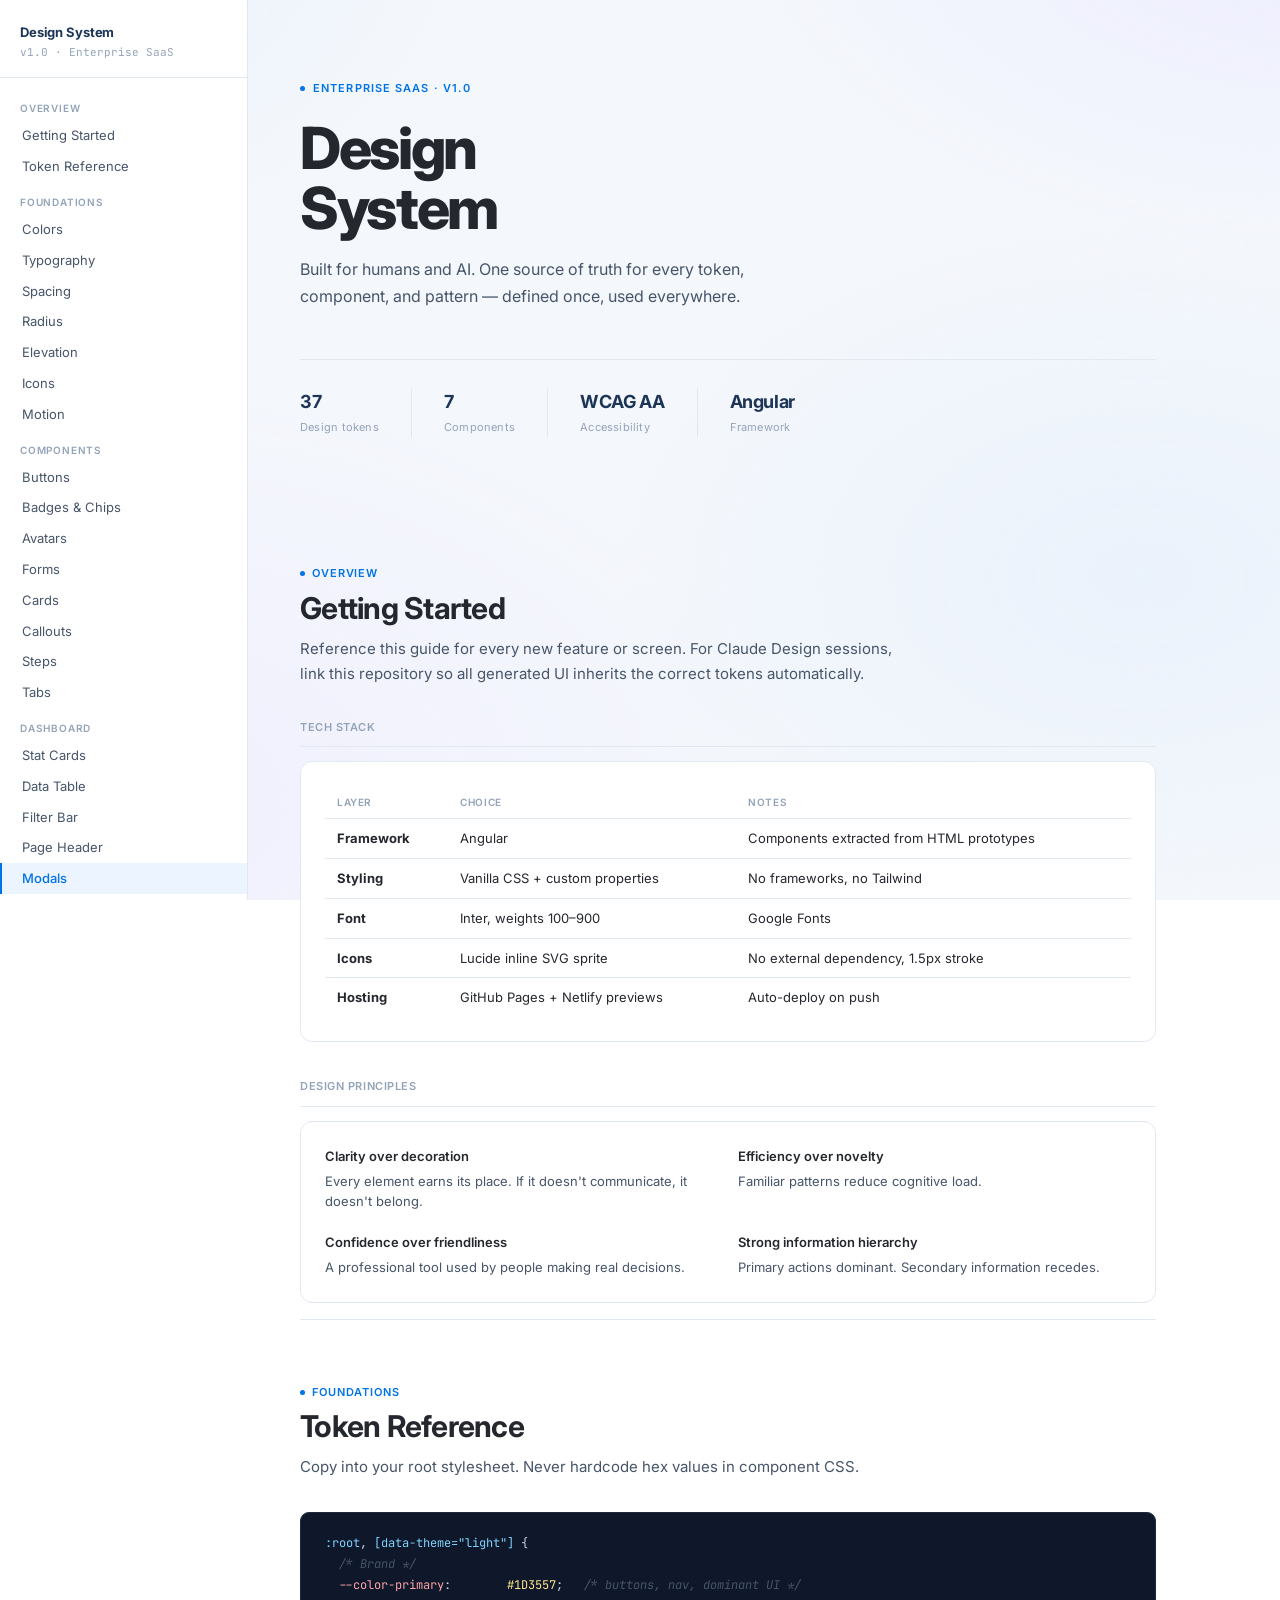
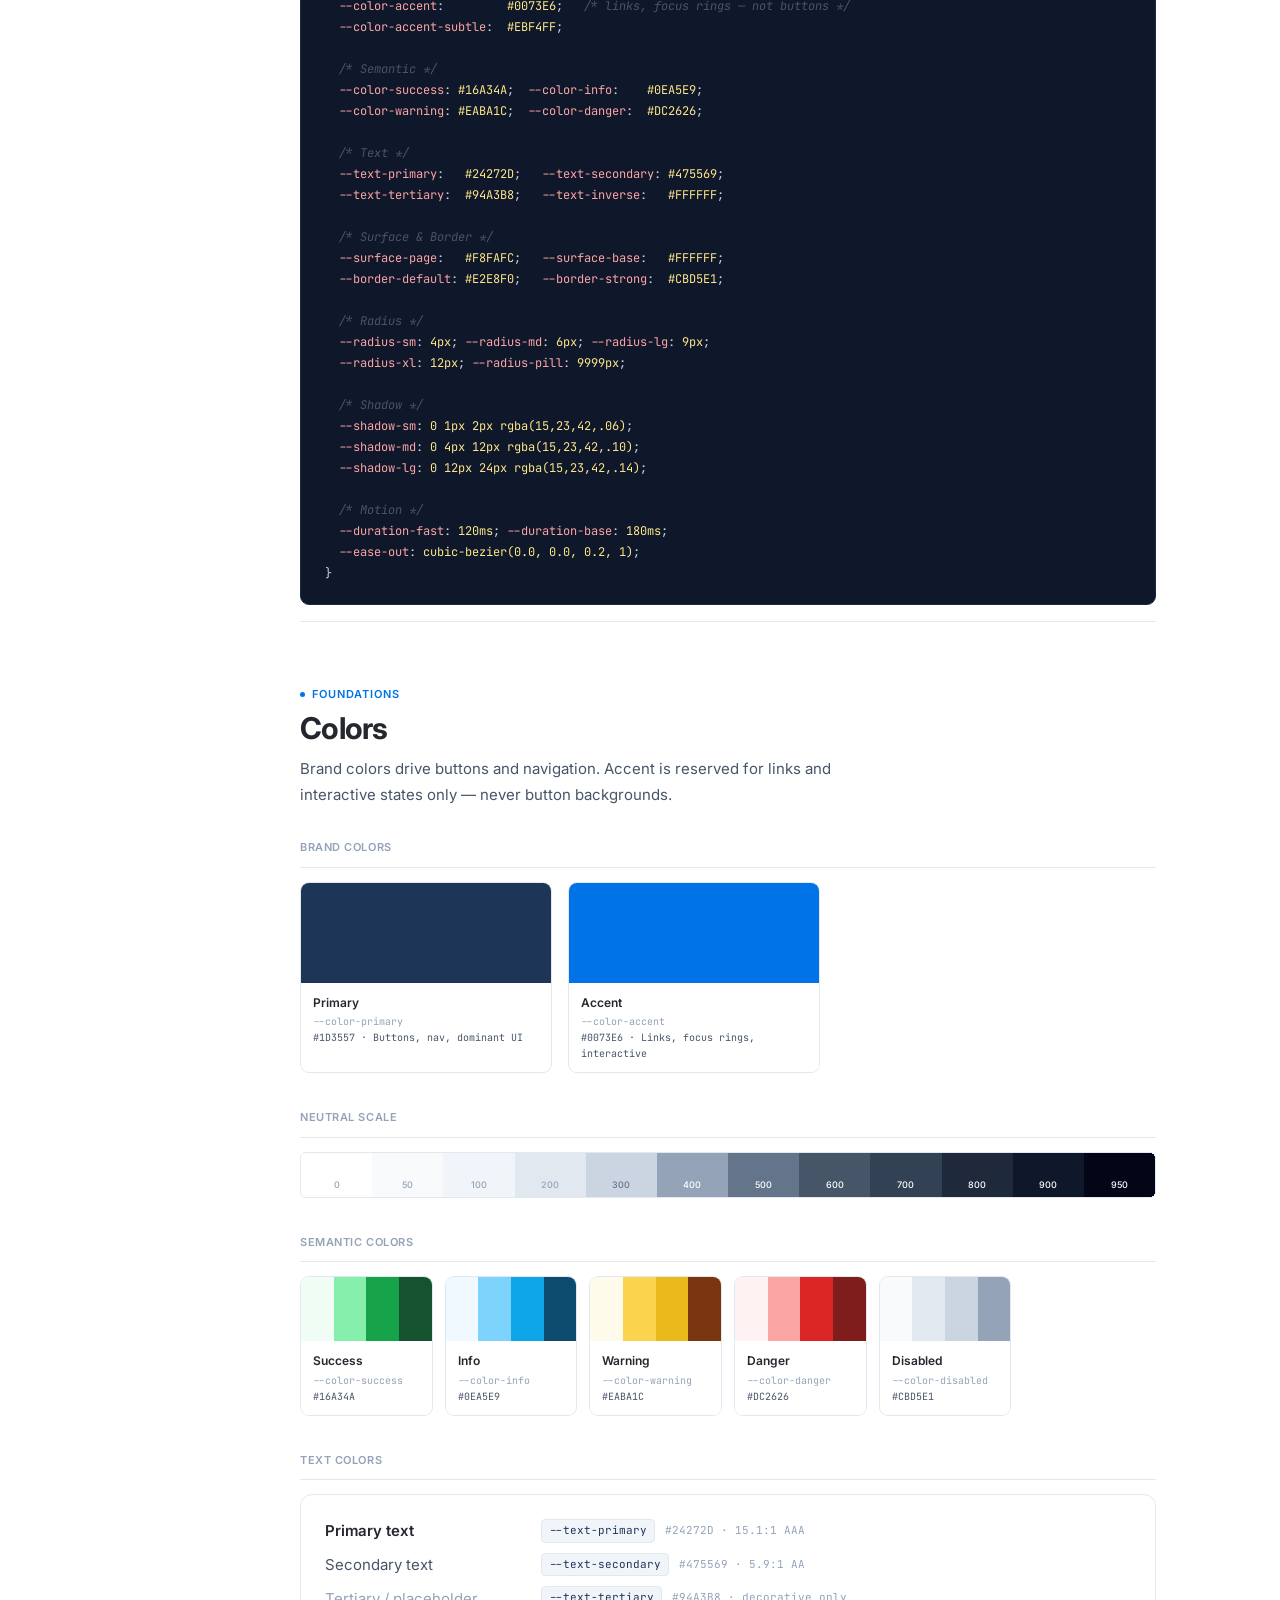
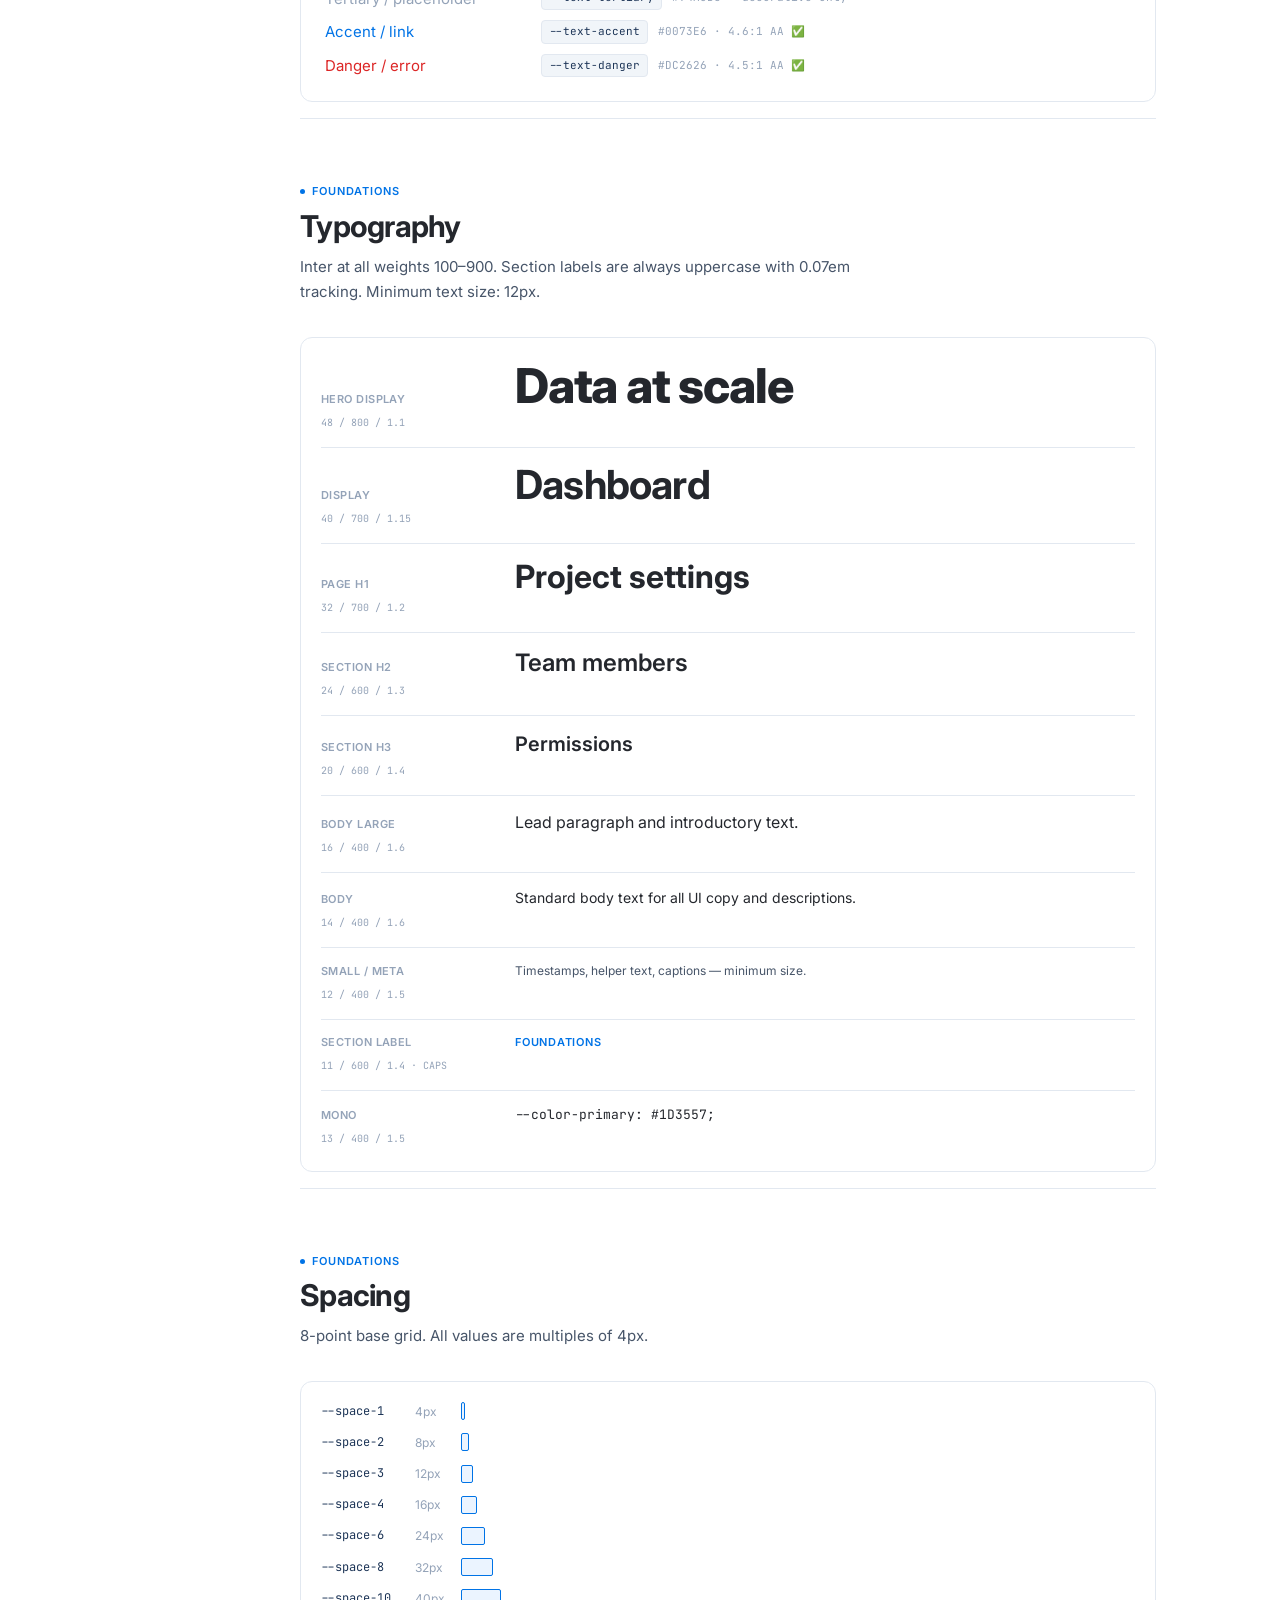
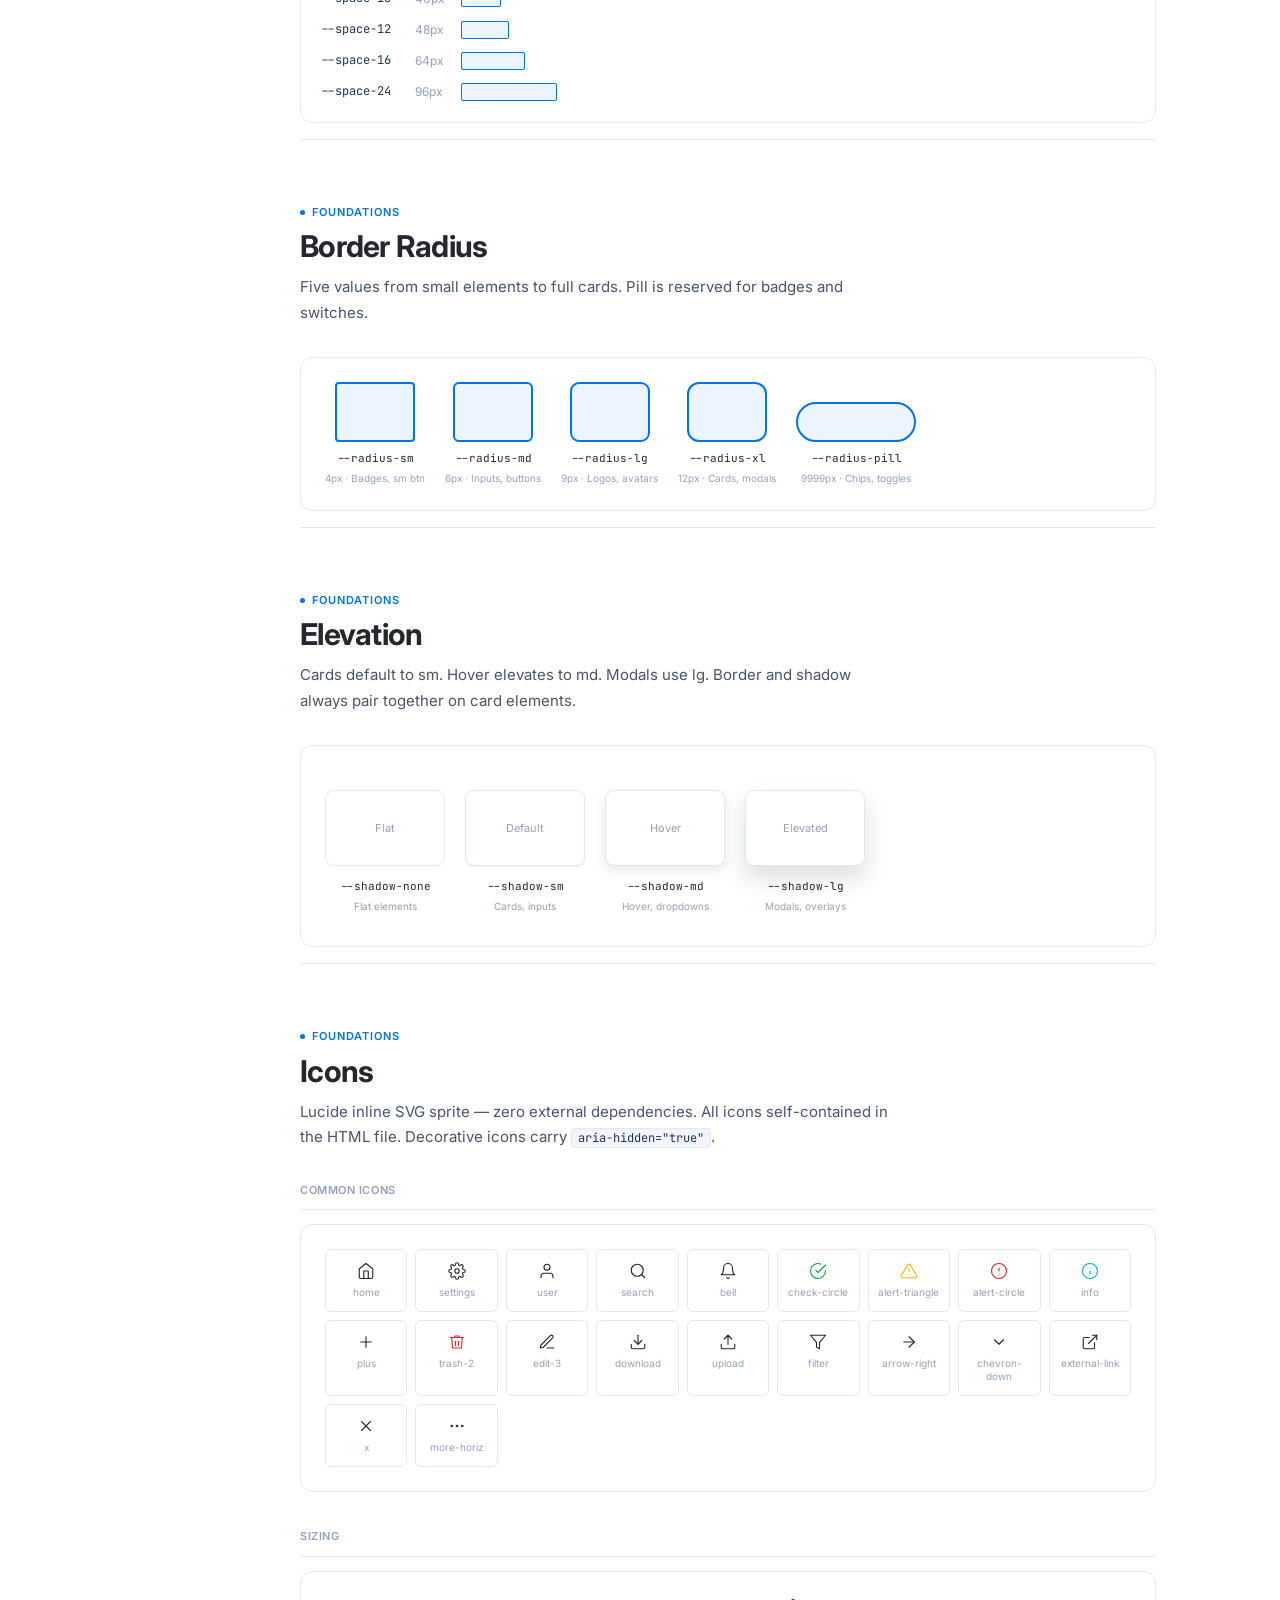
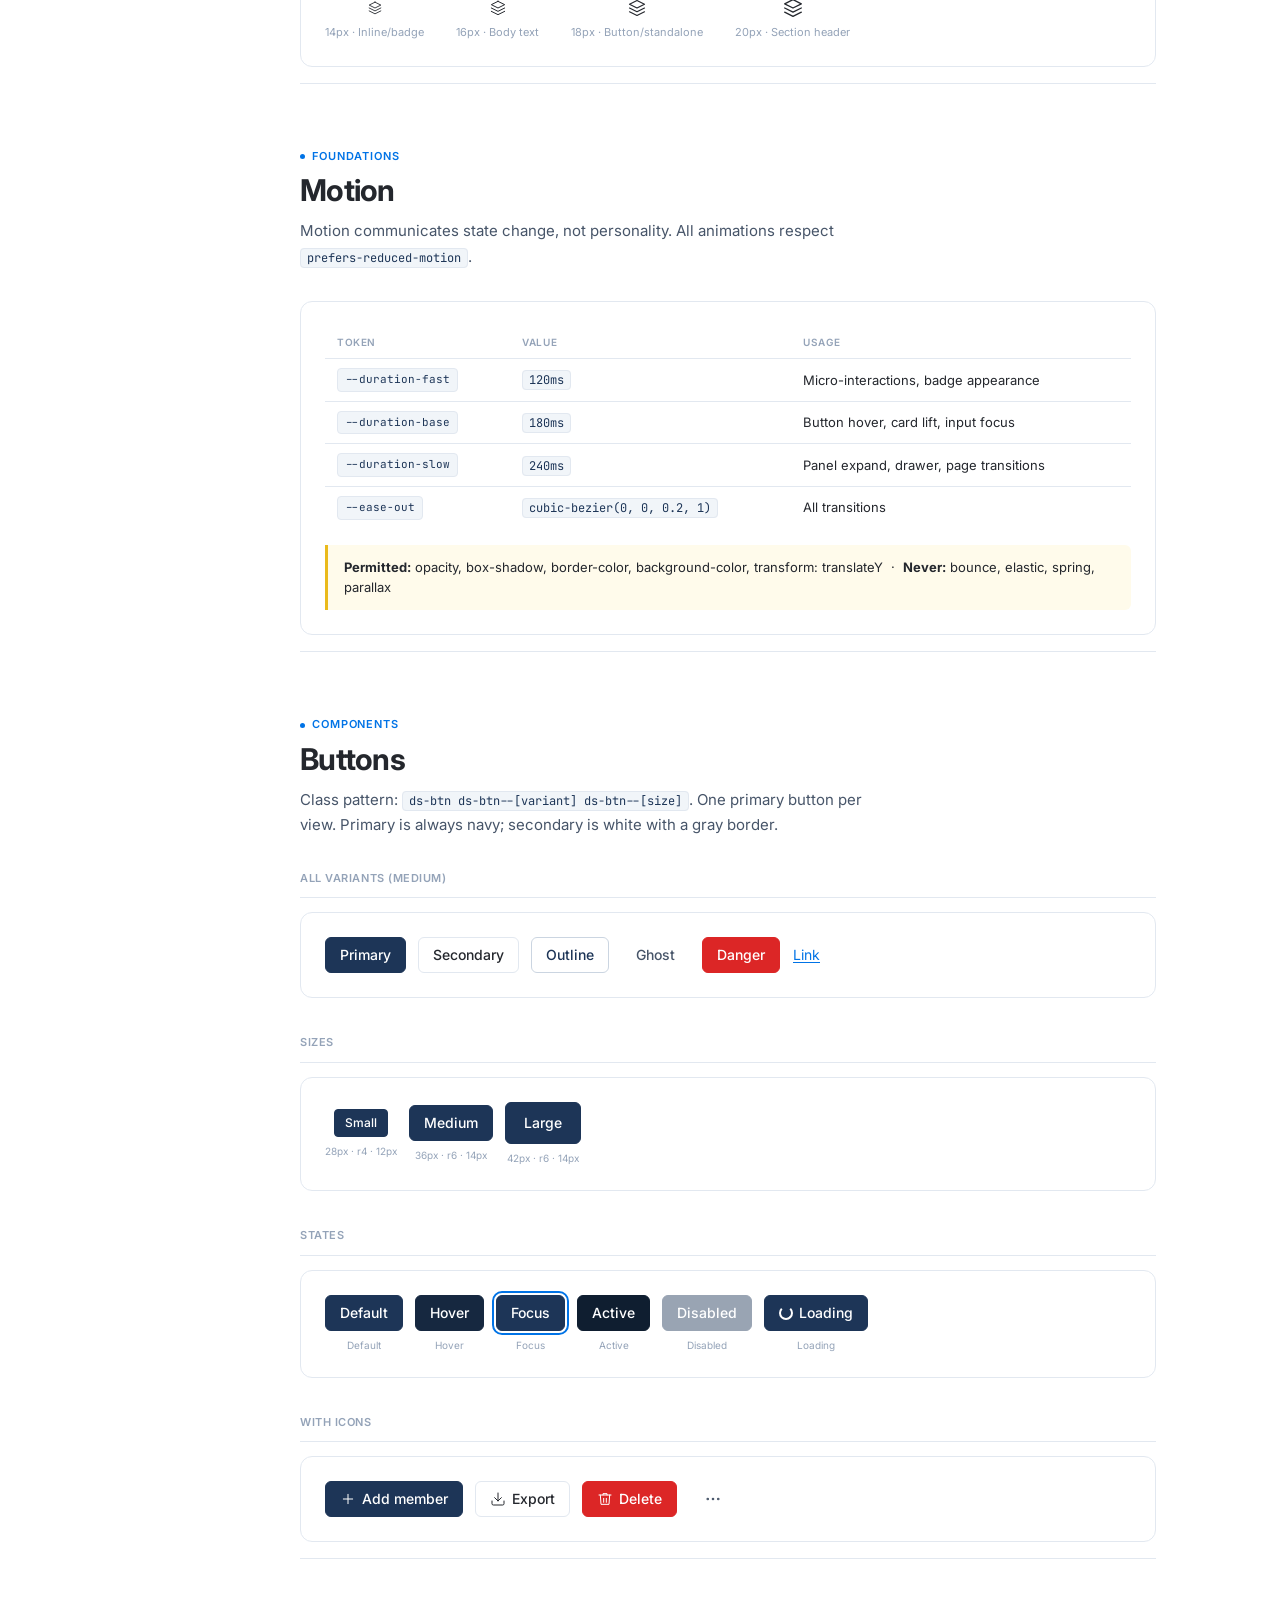
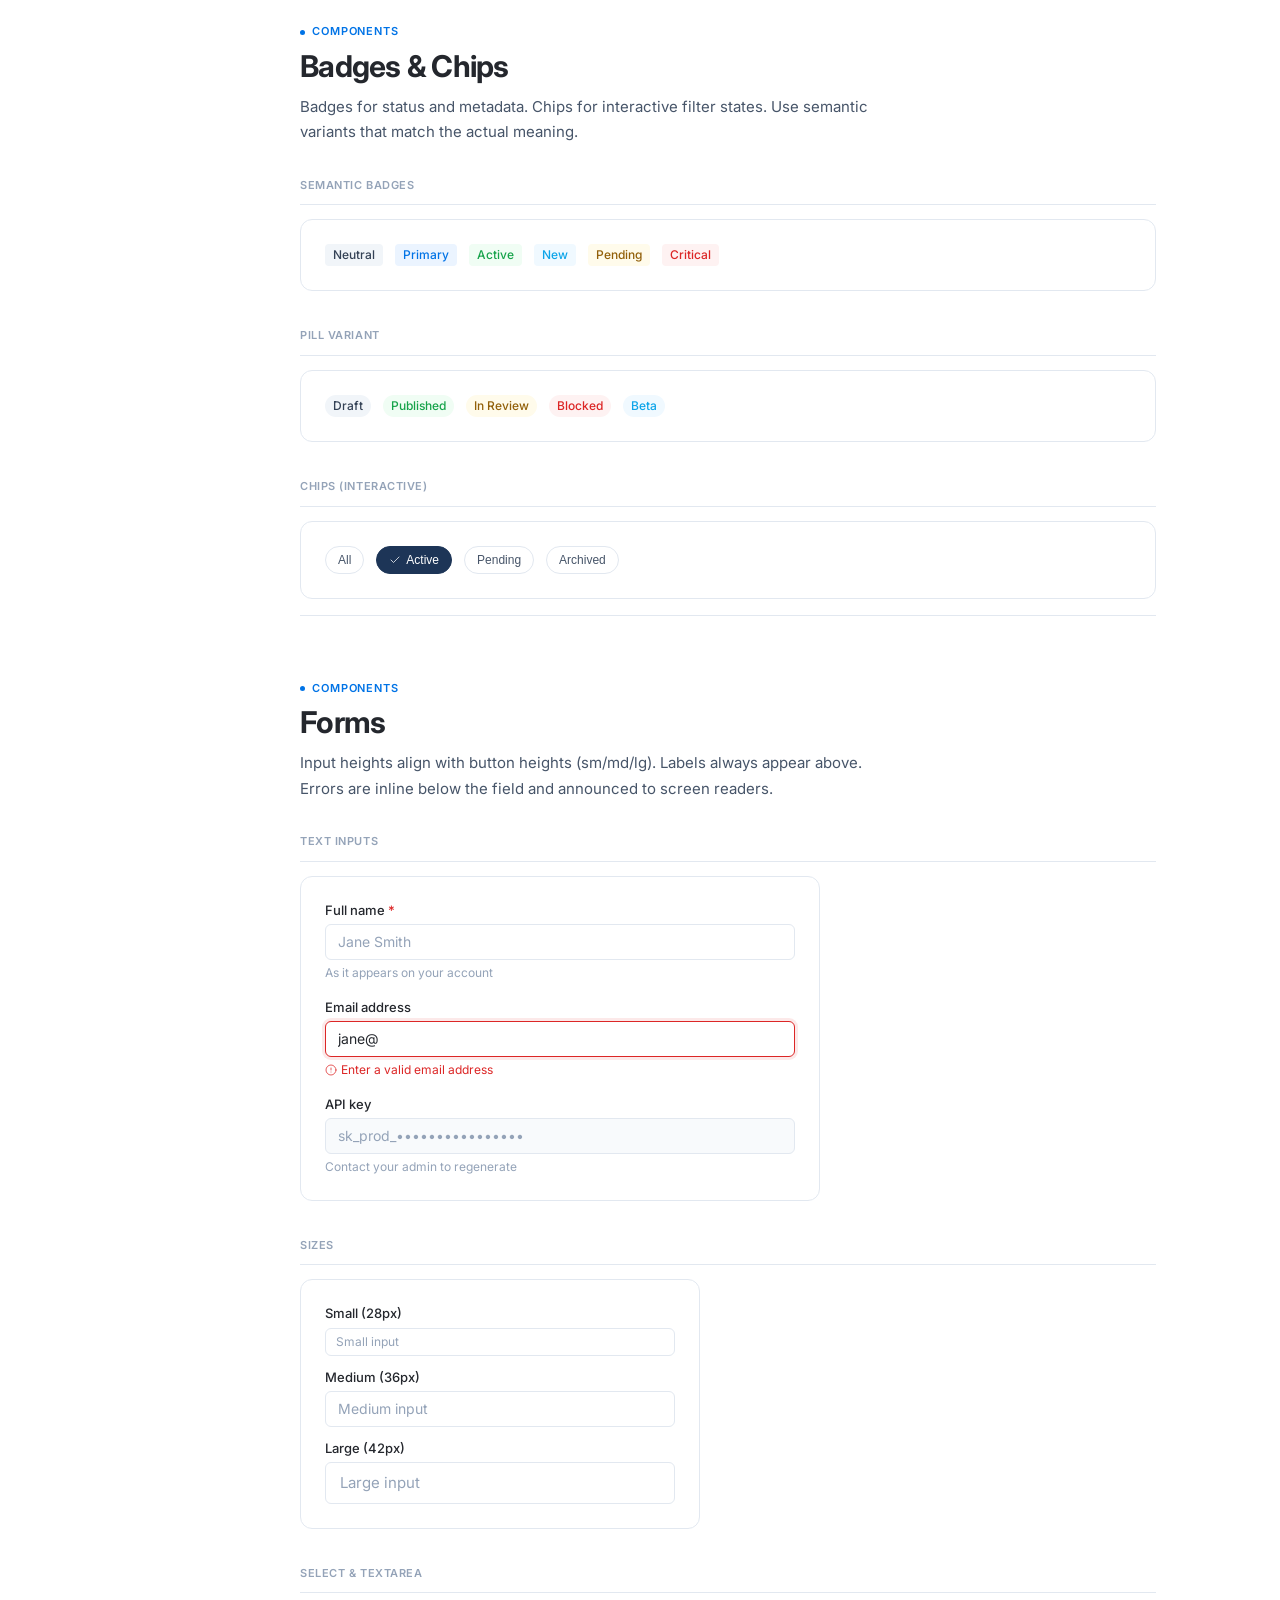
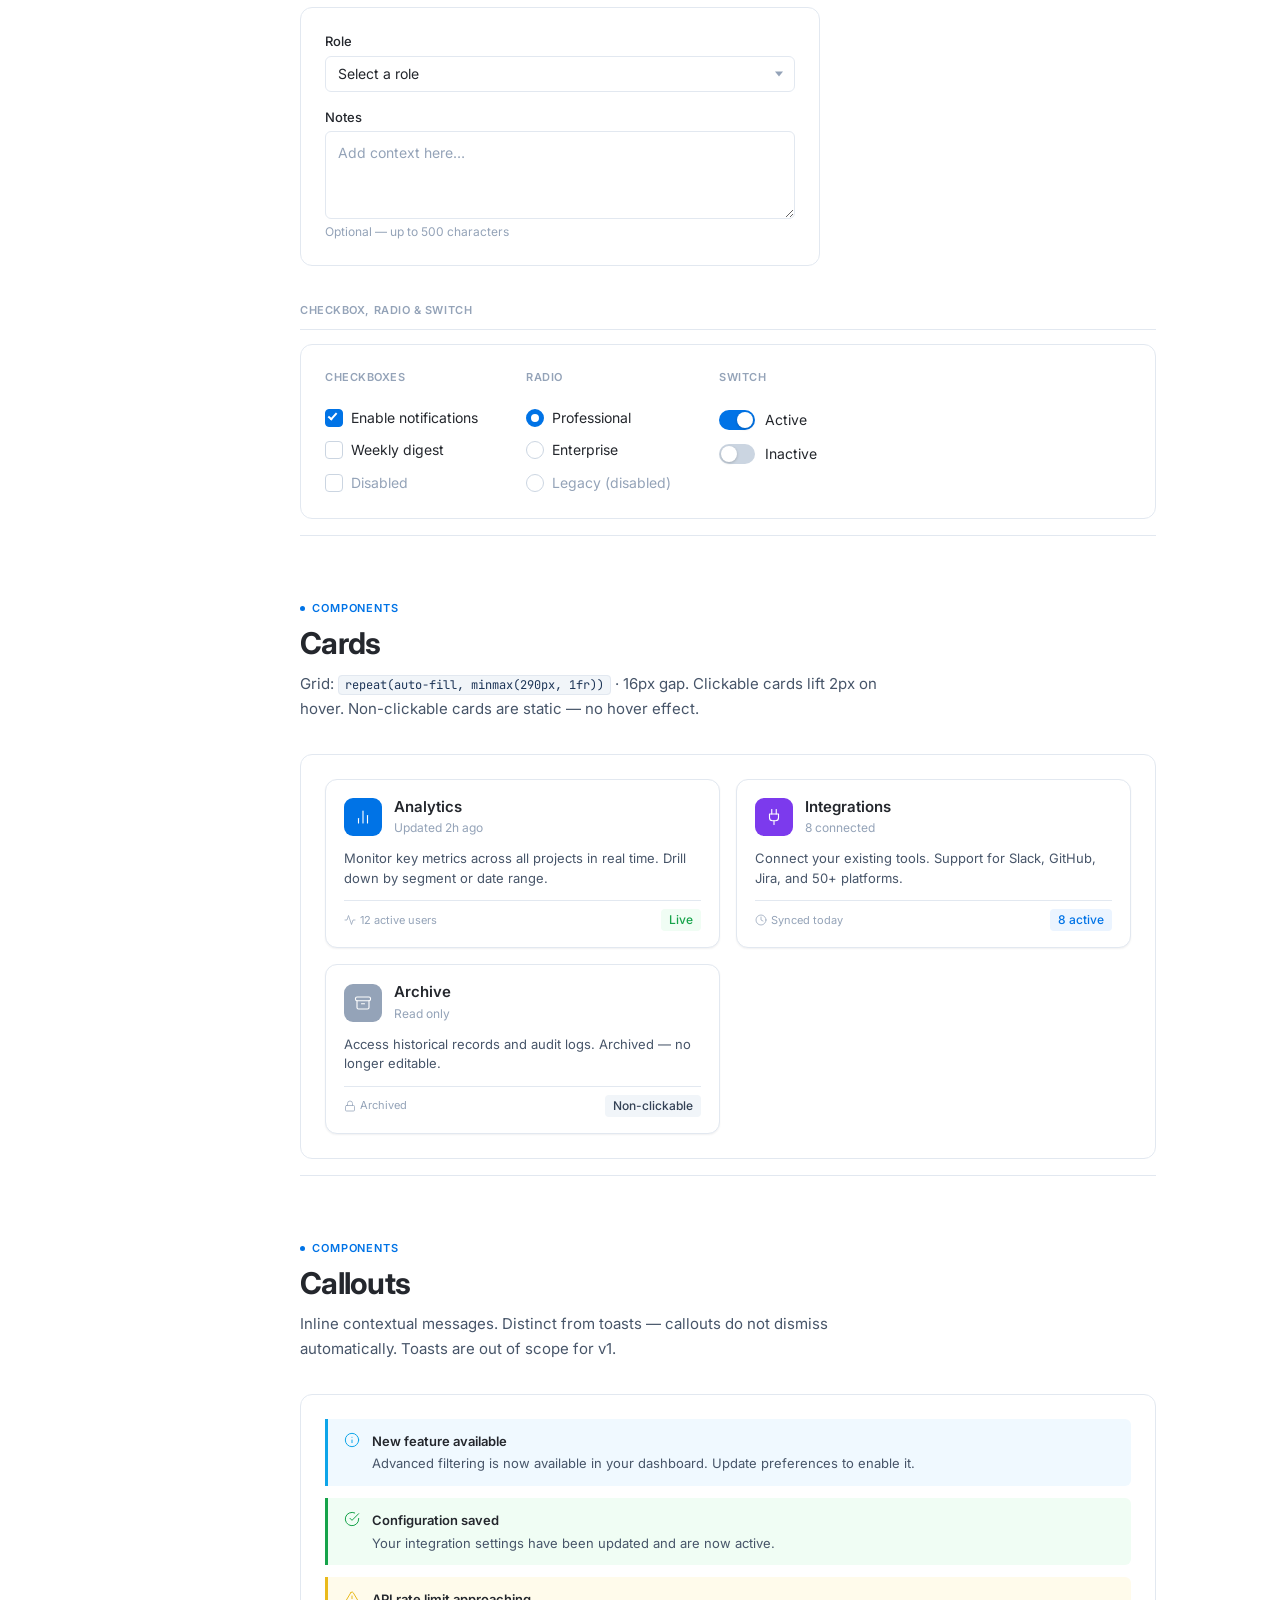
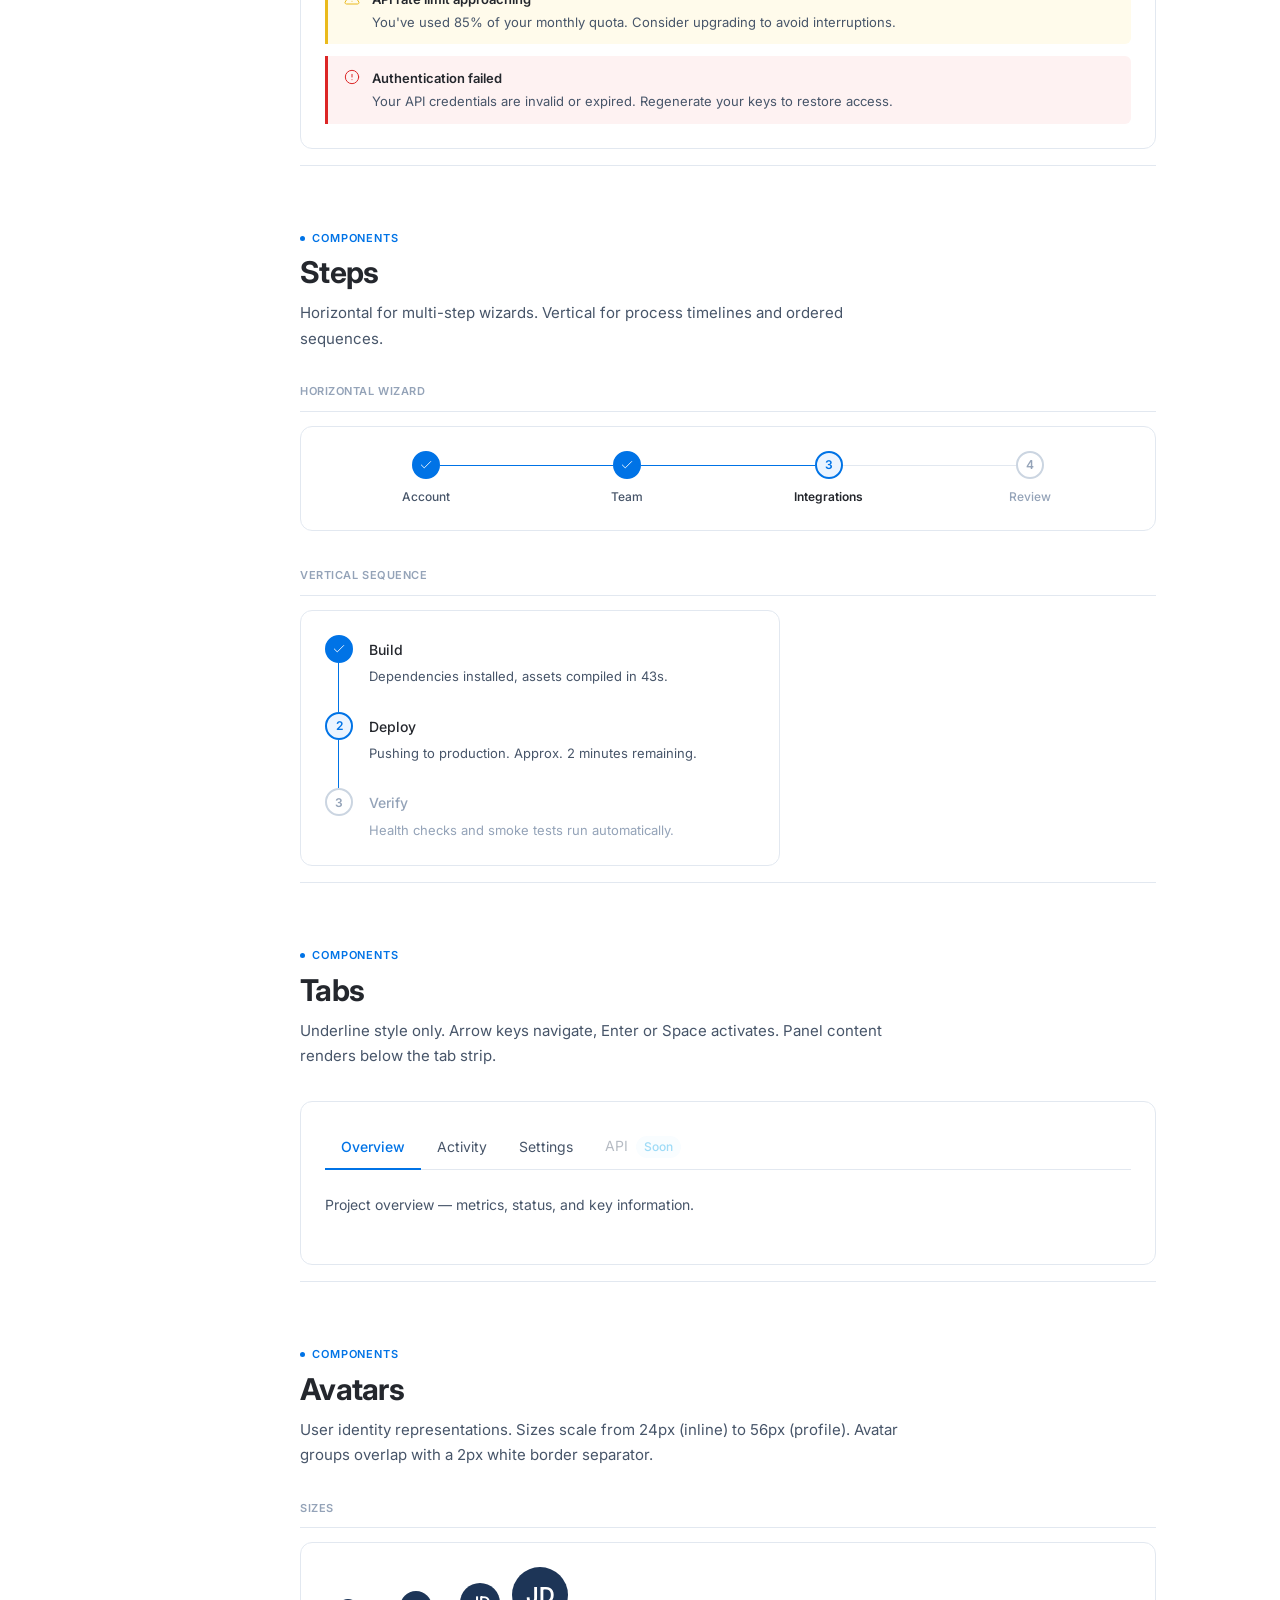
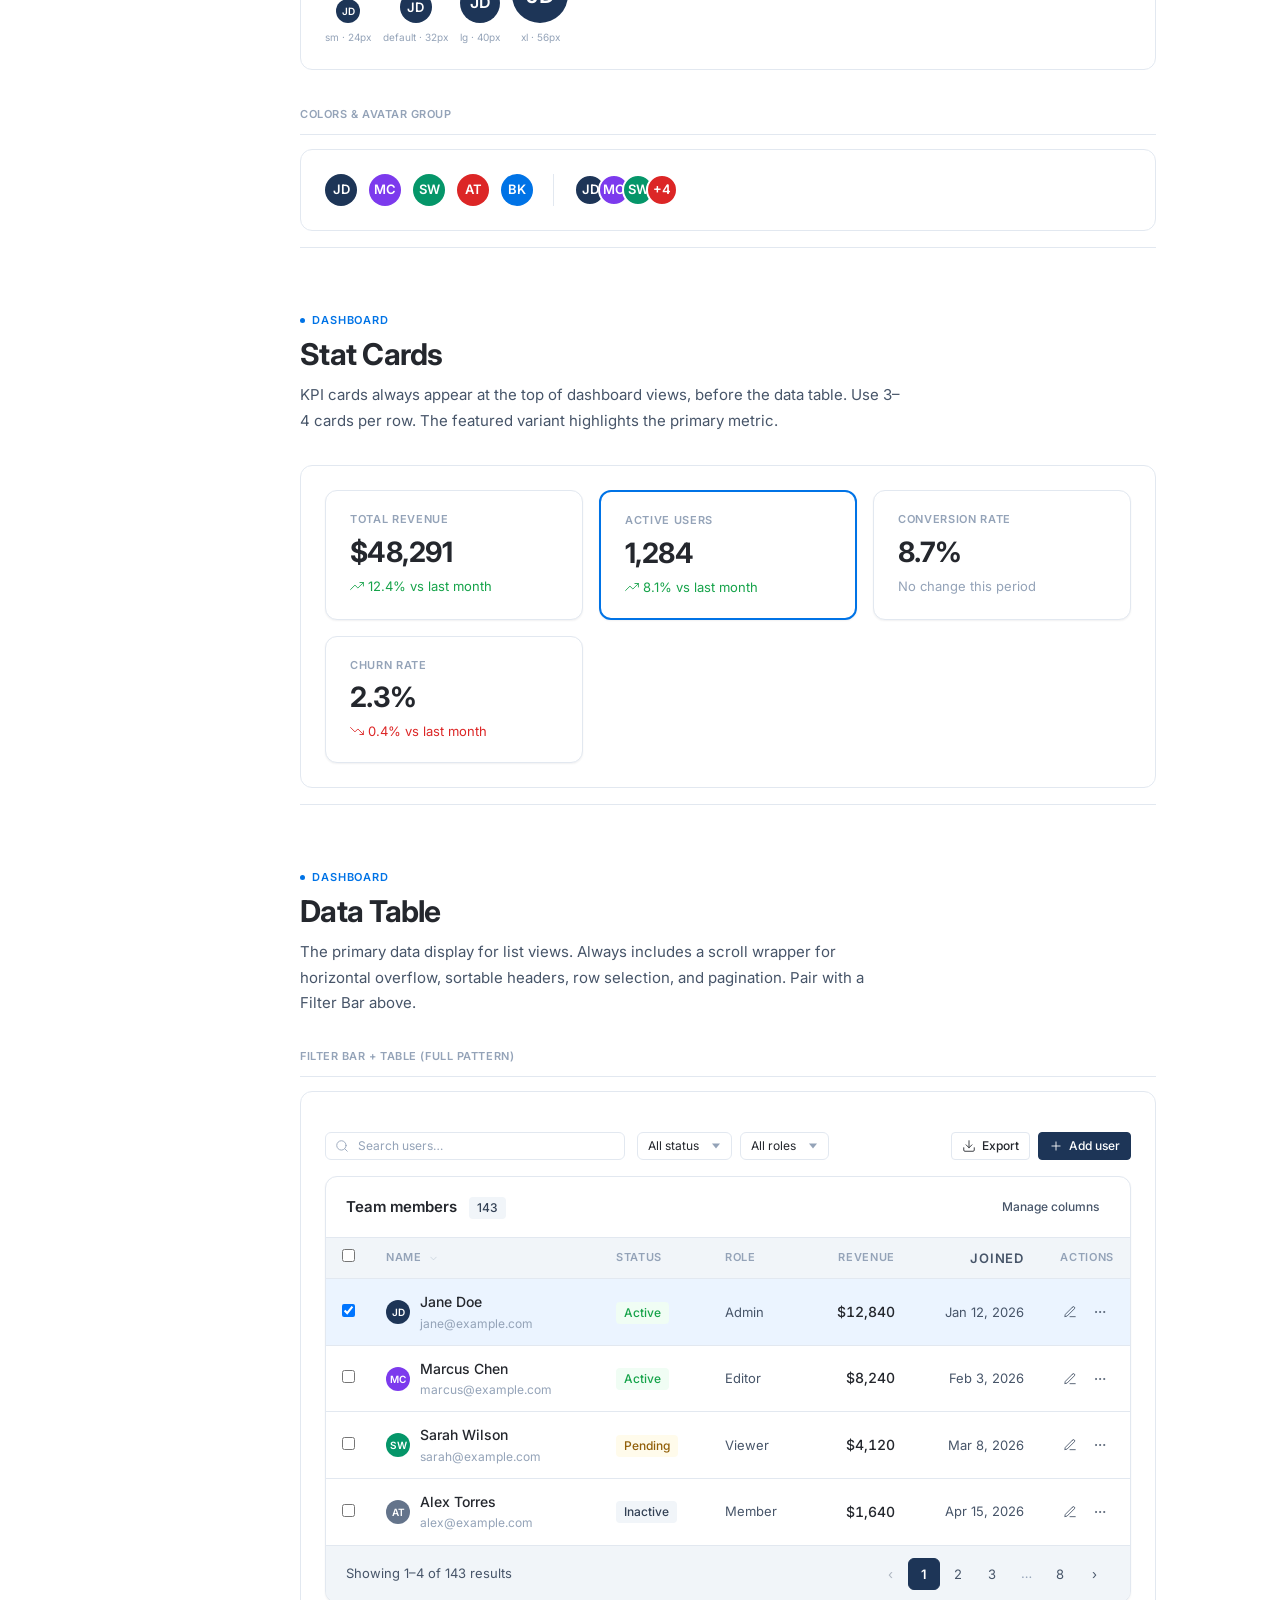
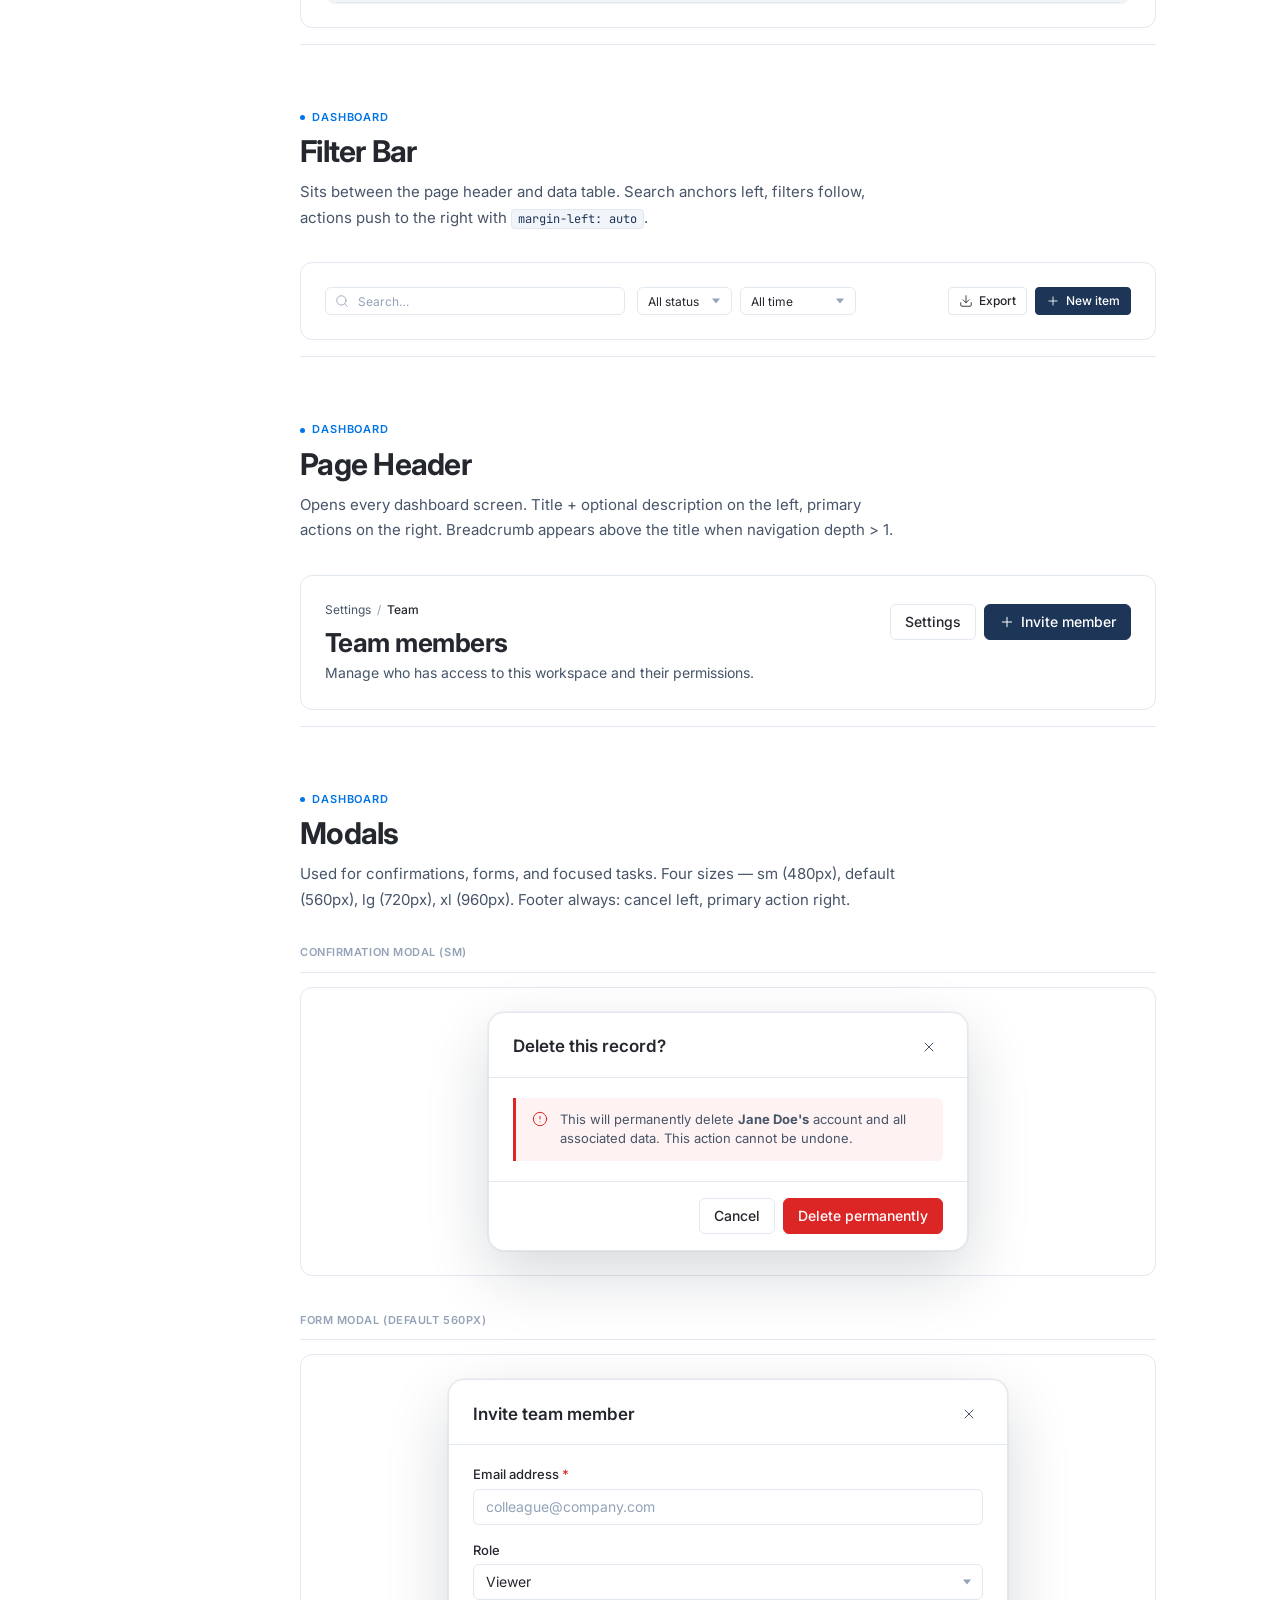
<file: uploads/remixed-99a5069b.html>
<!DOCTYPE html>
<html lang="en" data-theme="light">
<head>
<meta charset="UTF-8">
<meta name="viewport" content="width=device-width, initial-scale=1.0">
<title>Design System · Style Guide v1.0</title>
<link rel="preconnect" href="https://fonts.googleapis.com">
<link rel="preconnect" href="https://fonts.gstatic.com" crossorigin>
<link href="https://fonts.googleapis.com/css2?family=Inter:wght@100;200;300;400;500;600;700;800;900&family=JetBrains+Mono:wght@400;500&display=swap" rel="stylesheet">
<style>
/* ── TOKENS ──────────────────────────────────────────────────── */
:root, [data-theme="light"] {
  --color-primary:#1D3557; --color-primary-hover:#162840; --color-primary-active:#0f1e30;
  --color-accent:#0073E6;  --color-accent-hover:#005DC0;  --color-accent-active:#004899;
  --color-accent-subtle:#EBF4FF;
  --color-warning:#EABA1C; --color-warning-subtle:#FFFBEB;
  --neutral-0:#FFFFFF;   --neutral-50:#F8FAFC;  --neutral-100:#F1F5F9;
  --neutral-200:#E2E8F0; --neutral-300:#CBD5E1; --neutral-400:#94A3B8;
  --neutral-500:#64748B; --neutral-600:#475569; --neutral-700:#334155;
  --neutral-800:#1E293B; --neutral-900:#0F172A; --neutral-950:#020617;
  --color-success:#16A34A; --color-success-subtle:#F0FDF4;
  --color-info:#0EA5E9;    --color-info-subtle:#F0F9FF;
  --color-danger:#DC2626;  --color-danger-subtle:#FEF2F2;
  --color-disabled:#CBD5E1;
  --text-primary:#24272D; --text-secondary:#475569; --text-tertiary:#94A3B8;
  --text-inverse:#FFFFFF; --text-accent:#0073E6;   --text-danger:#DC2626;
  --text-success:#16A34A; --text-warning:#92600A;
  --surface-page:#F8FAFC; --surface-base:#FFFFFF; --surface-subtle:#F1F5F9;
  --border-default:#E2E8F0; --border-strong:#CBD5E1;
  --border-accent:#0073E6; --border-danger:#DC2626; --border-success:#16A34A;
  --font-sans:'Inter',system-ui,-apple-system,sans-serif;
  --font-mono:'JetBrains Mono','Fira Code','Consolas',monospace;
  --space-1:4px; --space-2:8px; --space-3:12px; --space-4:16px;
  --space-6:24px; --space-8:32px; --space-10:40px; --space-12:48px;
  --space-16:64px; --space-24:96px;
  --radius-sm:4px; --radius-md:6px; --radius-lg:9px; --radius-xl:12px; --radius-pill:9999px;
  --shadow-none:none;
  --shadow-sm:0 1px 2px rgba(15,23,42,.06);
  --shadow-md:0 4px 12px rgba(15,23,42,.10);
  --shadow-lg:0 12px 24px rgba(15,23,42,.14);
  --duration-fast:120ms; --duration-base:180ms; --duration-slow:240ms;
  --ease-out:cubic-bezier(0.0,0.0,0.2,1);
  --btn-sm-h:28px; --btn-sm-r:var(--radius-sm); --btn-sm-fs:12px; --btn-sm-px:10px;
  --btn-md-h:36px; --btn-md-r:var(--radius-md); --btn-md-fs:14px; --btn-md-px:14px;
  --btn-lg-h:42px; --btn-lg-r:var(--radius-md); --btn-lg-fs:14px; --btn-lg-px:18px;
  --card-radius:var(--radius-xl); --card-padding:17px 18px 16px;
  --card-min-height:168px; --card-gap:12px;
  --card-logo-size:38px; --card-logo-radius:var(--radius-lg);
  --mesh-a:#E6F1FB;
  --mesh-b:#ECEBFF;
}
[data-theme="dark"] {
  --surface-page:#0F172A; --surface-base:#1E293B; --surface-subtle:#334155;
  --text-primary:#F1F5F9; --text-secondary:#94A3B8; --text-tertiary:#475569;
  --border-default:#334155; --border-strong:#475569;
}
/* ── BASE ────────────────────────────────────────────────────── */
*,*::before,*::after{box-sizing:border-box;margin:0;padding:0}
html{scroll-behavior:smooth}
body{
  font-family:var(--font-sans);font-size:14px;color:var(--text-primary);
  background:transparent;
  line-height:1.6;-webkit-font-smoothing:antialiased;
}
a{color:var(--text-accent);text-decoration:none}
a:hover{text-decoration:underline}
code{font-family:var(--font-mono);font-size:12px;background:var(--neutral-100);
  color:var(--color-primary);padding:1px 6px;border-radius:var(--radius-sm);
  border:1px solid var(--border-default)}
/* ── ICONS ───────────────────────────────────────────────────── */
.ds-icon{display:inline-block;width:18px;height:18px;stroke:currentColor;fill:none;
  stroke-width:1.5;stroke-linecap:round;stroke-linejoin:round;flex-shrink:0;
  vertical-align:middle;overflow:visible}
.ds-icon--xs{width:12px;height:12px} .ds-icon--sm{width:14px;height:14px}
.ds-icon--md{width:16px;height:16px} .ds-icon--lg{width:20px;height:20px}
/* ── MESH BACKGROUND ─────────────────────────────────────────── */
.mesh-bg{
  position:fixed;inset:0;z-index:0;pointer-events:none;overflow:hidden;
  background:#F4F7FC;
}
.mesh-bg::before{
  content:"";position:absolute;inset:-20%;
  background:
    radial-gradient(40% 38% at 12%  8%,  rgba(230,241,251,.95), transparent 70%),
    radial-gradient(46% 42% at 88%  4%,  rgba(236,235,255,.90), transparent 72%),
    radial-gradient(42% 40% at 78% 60%,  rgba(231,240,251,.70), transparent 70%),
    radial-gradient(50% 46% at 22% 78%,  rgba(238,236,255,.65), transparent 72%);
  filter:saturate(1.02);
}
/* ── LAYOUT ──────────────────────────────────────────────────── */
.sg-layout{display:flex;min-height:100vh;position:relative;z-index:1}
.sg-sidebar{
  width:248px;flex-shrink:0;background:var(--surface-base);
  border-right:1px solid var(--border-default);
  position:sticky;top:0;height:100vh;overflow:hidden;
  display:flex;flex-direction:column;
}
.sg-content{flex:1;min-width:0;padding:0 52px 96px;max-width:960px}
/* ── SIDEBAR ─────────────────────────────────────────────────── */
.sg-brand{padding:24px 20px 16px;border-bottom:1px solid var(--border-default)}
.sg-brand-name{font-size:13px;font-weight:700;color:var(--color-primary);
  letter-spacing:-0.01em;display:block;line-height:1.3}
.sg-brand-meta{font-size:11px;color:var(--text-tertiary);margin-top:3px;
  font-family:var(--font-mono);display:block}
.sg-nav{padding:12px 0 24px;flex:1;min-height:0;overflow-y:auto;
  scrollbar-width:thin;scrollbar-color:rgba(148,163,184,.22) transparent}
.sg-nav::-webkit-scrollbar{width:3px}
.sg-nav::-webkit-scrollbar-track{background:transparent}
.sg-nav::-webkit-scrollbar-button{display:none}
.sg-nav::-webkit-scrollbar-thumb{background:rgba(148,163,184,.22);border-radius:9999px;
  transition:background var(--duration-fast)}
.sg-nav::-webkit-scrollbar-thumb:hover{background:rgba(148,163,184,.55)}
.sg-nav-group{margin-bottom:2px}
.sg-nav-group-label{font-size:10px;font-weight:600;letter-spacing:.08em;text-transform:uppercase;
  color:var(--text-tertiary);padding:10px 20px 4px;display:block}
.sg-nav-link{display:block;padding:5px 20px;font-size:13px;color:var(--text-secondary);
  text-decoration:none;border-left:2px solid transparent;
  transition:color var(--duration-fast) var(--ease-out),
    background var(--duration-fast) var(--ease-out),
    border-color var(--duration-fast) var(--ease-out)}
.sg-nav-link:hover{color:var(--text-primary);background:var(--surface-subtle);text-decoration:none}
.sg-nav-link.active{color:var(--color-accent);border-left-color:var(--color-accent);
  background:var(--color-accent-subtle);font-weight:500}
/* ── SECTIONS ────────────────────────────────────────────────── */
.sg-section{
  background:transparent;border:none;box-shadow:none;border-radius:0;
  padding:64px 0 0;margin-bottom:0;scroll-margin-top:28px;
  border-top:1px solid var(--border-default);
}
.sg-hero + .sg-section{border-top:none;padding-top:56px}
.sg-section-eyebrow{font-size:11px;font-weight:600;letter-spacing:.08em;text-transform:uppercase;
  color:var(--color-accent);margin-bottom:7px;display:flex;align-items:center;gap:7px}
.sg-section-eyebrow::before{content:'';width:5px;height:5px;border-radius:50%;
  background:var(--color-accent);flex-shrink:0}
.sg-section-title{font-size:30px;font-weight:700;color:var(--text-primary);
  line-height:1.2;margin-bottom:10px;letter-spacing:-0.025em}
.sg-section-desc{font-size:15px;color:var(--text-secondary);line-height:1.7;
  max-width:600px;margin-bottom:32px}
.sg-subsection{margin-bottom:36px}
.sg-subsection:last-child{margin-bottom:0}
.sg-subsection-title{font-size:11px;font-weight:600;letter-spacing:.05em;text-transform:uppercase;
  color:var(--text-tertiary);margin-bottom:14px;padding-bottom:10px;
  border-bottom:1px solid var(--border-default)}
/* ── HERO ────────────────────────────────────────────────────── */
.sg-hero{background:transparent;border-radius:0;
  padding:80px 0 72px;margin-bottom:0;position:relative;overflow:visible}
.sg-hero::before,.sg-hero::after{display:none}
.sg-hero-inner{position:relative}
.sg-hero-label{font-size:11px;font-weight:600;letter-spacing:.1em;text-transform:uppercase;
  color:var(--color-accent);margin-bottom:20px;display:flex;align-items:center;gap:8px}
.sg-hero-label::before{content:'';width:5px;height:5px;border-radius:50%;background:var(--color-accent)}
.sg-hero-title{font-size:58px;font-weight:800;color:var(--text-primary);line-height:1.04;
  margin-bottom:18px;letter-spacing:-0.04em}
.sg-hero-sub{font-size:16px;color:var(--text-secondary);line-height:1.7;
  margin-bottom:48px;max-width:520px}
.sg-hero-stats{display:flex;border-top:1px solid var(--border-default);padding-top:28px}
.sg-hero-stat{padding-right:32px;margin-right:32px;border-right:1px solid var(--border-default)}
.sg-hero-stat:last-child{border-right:none;margin-right:0;padding-right:0}
.sg-hero-stat-val{font-size:18px;font-weight:700;color:var(--color-primary);display:block;letter-spacing:-0.02em}
.sg-hero-stat-label{font-size:11px;color:var(--text-tertiary);display:block;margin-top:3px;letter-spacing:.02em}
/* ── DEMOS ───────────────────────────────────────────────────── */
.sg-demo{background:#ffffff;border:1px solid var(--border-default);
  border-radius:var(--radius-xl);padding:24px;margin-bottom:16px}
.sg-demo--white{background:#ffffff}
.sg-demo-row{display:flex;flex-wrap:wrap;gap:12px;align-items:center}
.sg-demo-label{font-size:11px;font-weight:600;letter-spacing:.05em;text-transform:uppercase;
  color:var(--text-tertiary);margin-bottom:10px}
.sg-code{background:var(--neutral-900);border-radius:var(--radius-lg);padding:20px 24px;
  font-family:var(--font-mono);font-size:12px;line-height:1.75;color:#cbd5e1;
  overflow-x:auto;margin:16px 0;border:1px solid var(--neutral-800)}
.sg-code .k{color:#7dd3fc} .sg-code .s{color:#86efac}
.sg-code .c{color:#475569;font-style:italic} .sg-code .p{color:#fca5a5} .sg-code .v{color:#fde68a}
.sg-token{display:inline-block;font-family:var(--font-mono);font-size:11px;background:var(--neutral-100);
  color:var(--color-primary);padding:2px 7px;border-radius:var(--radius-sm);
  border:1px solid var(--border-default)}
/* ── SWATCHES ────────────────────────────────────────────────── */
.sg-swatch-grid{display:grid;grid-template-columns:repeat(auto-fill,minmax(130px,1fr));gap:12px}
.sg-swatch-grid--lg{grid-template-columns:repeat(2,1fr);gap:16px;max-width:520px}
.sg-swatch{border-radius:var(--radius-lg);overflow:hidden;border:1px solid var(--border-default)}
.sg-swatch-color{height:72px;display:block} .sg-swatch-color--lg{height:100px}
.sg-swatch-info{padding:10px 12px;background:var(--surface-base)}
.sg-swatch-name{font-size:12px;font-weight:600;color:var(--text-primary);display:block}
.sg-swatch-var{font-family:var(--font-mono);font-size:10px;color:var(--text-tertiary);display:block;margin-top:2px}
.sg-swatch-hex{font-family:var(--font-mono);font-size:10px;color:var(--text-secondary);display:block}
/* Semantic color scale */
.sg-swatch-scale{display:flex;height:64px;overflow:hidden}
.sg-swatch-scale-stop{
  flex:1;position:relative;
  transition:flex var(--duration-slow) var(--ease-out);
  cursor:default;
}
.sg-swatch-scale-stop:hover{flex:2.2}
.sg-swatch-scale-stop::after{
  content:attr(data-label);
  position:absolute;bottom:5px;left:50%;transform:translateX(-50%);
  font-size:8px;font-family:var(--font-mono);white-space:nowrap;
  color:rgba(0,0,0,.35);opacity:0;
  transition:opacity var(--duration-fast);
}
.sg-swatch-scale-stop:hover::after{opacity:1}
/* Text color rows — class-based for responsive control */
.sg-text-color-list{display:flex;flex-direction:column;gap:10px}
.sg-text-color-row{display:flex;align-items:center;gap:16px;flex-wrap:nowrap}
.sg-text-color-sample{font-size:15px;min-width:200px;flex-shrink:0;line-height:1.4}
.sg-text-color-meta{display:flex;align-items:center;gap:10px;min-width:0}
.sg-text-color-ratio{font-family:var(--font-mono);font-size:11px;color:var(--text-tertiary);white-space:nowrap}
.sg-neutral-strip{display:flex;border-radius:var(--radius-md);overflow:hidden;border:1px solid var(--border-default)}
.sg-neutral-step{flex:1;height:44px;position:relative}
.sg-neutral-step-label{position:absolute;bottom:4px;left:50%;transform:translateX(-50%);
  font-size:9px;font-weight:500;white-space:nowrap}
/* ── TYPE DEMOS ──────────────────────────────────────────────── */
.sg-type-row{display:flex;align-items:baseline;gap:24px;padding:14px 0;
  border-bottom:1px solid var(--border-default)}
.sg-type-row:last-child{border-bottom:none}
.sg-type-meta{min-width:170px;flex-shrink:0}
.sg-type-name{font-size:11px;font-weight:600;letter-spacing:.04em;text-transform:uppercase;
  color:var(--text-tertiary);display:block;margin-bottom:2px}
.sg-type-spec{font-size:10px;color:var(--text-tertiary);font-family:var(--font-mono)}
.sg-type-sample{flex:1}
/* ── SPACING DEMOS ───────────────────────────────────────────── */
.sg-spacing-row{display:flex;align-items:center;gap:14px;padding:4px 0}
.sg-spacing-bar{background:var(--color-accent-subtle);border:1px solid var(--color-accent);
  border-radius:2px;height:18px;flex-shrink:0}
.sg-spacing-token{font-family:var(--font-mono);font-size:12px;color:var(--color-primary);min-width:80px}
.sg-spacing-px{font-size:12px;color:var(--text-tertiary);min-width:32px}
/* ── RADIUS / ELEVATION DEMOS ────────────────────────────────── */
.sg-radius-row{display:flex;gap:20px;flex-wrap:wrap;align-items:flex-end}
.sg-radius-item{text-align:center}
.sg-radius-box{width:80px;height:60px;background:var(--color-accent-subtle);
  border:2px solid var(--color-accent);display:block;margin:0 auto 8px}
.sg-radius-label{font-family:var(--font-mono);font-size:11px;color:var(--text-primary);display:block}
.sg-radius-px{font-size:10px;color:var(--text-tertiary);display:block;margin-top:2px}
.sg-elevation-row{display:flex;gap:20px;flex-wrap:wrap;align-items:flex-end;padding:20px 0 8px}
.sg-elevation-item{text-align:center}
.sg-elevation-box{width:120px;height:76px;background:var(--surface-base);
  border:1px solid var(--border-default);border-radius:var(--radius-lg);
  display:flex;align-items:center;justify-content:center;margin:0 auto 12px}
.sg-elevation-label{font-family:var(--font-mono);font-size:11px;color:var(--text-primary);display:block}
.sg-elevation-desc{font-size:10px;color:var(--text-tertiary);display:block;margin-top:2px}
/* ── ICON GRID ───────────────────────────────────────────────── */
.sg-icon-grid{display:grid;grid-template-columns:repeat(auto-fill,minmax(80px,1fr));gap:8px}
.sg-icon-item{display:flex;flex-direction:column;align-items:center;gap:6px;padding:12px 8px;
  border-radius:var(--radius-md);border:1px solid var(--border-default);
  background:var(--surface-base);transition:background var(--duration-fast)}
.sg-icon-item:hover{background:var(--neutral-50)}
.sg-icon-item span{font-size:10px;color:var(--text-tertiary);text-align:center;line-height:1.3}
/* ── TOKEN TABLE ─────────────────────────────────────────────── */
.sg-token-table{width:100%;border-collapse:collapse;font-size:13px}
.sg-token-table th{text-align:left;font-size:10px;font-weight:600;letter-spacing:.06em;
  text-transform:uppercase;color:var(--text-tertiary);padding:8px 12px;
  border-bottom:1px solid var(--border-default)}
.sg-token-table td{padding:9px 12px;border-bottom:1px solid var(--border-default);vertical-align:middle}
.sg-token-table tr:last-child td{border-bottom:none}
.sg-token-table tr:hover td{background:var(--neutral-50)}
.sg-token-dot{width:20px;height:20px;border-radius:var(--radius-sm);
  border:1px solid rgba(0,0,0,.08);display:inline-block;vertical-align:middle}
/* ── COMING SOON ─────────────────────────────────────────────── */
.sg-coming-soon{background:var(--neutral-50);border:1px dashed var(--border-strong);
  border-radius:var(--radius-xl);padding:40px;text-align:center}
.sg-coming-soon-badge{display:inline-flex;align-items:center;gap:6px;background:var(--neutral-200);
  border-radius:var(--radius-pill);padding:4px 12px;font-size:11px;font-weight:600;
  letter-spacing:.05em;text-transform:uppercase;color:var(--text-secondary);margin-bottom:16px}
.sg-coming-soon h3{font-size:17px;font-weight:600;color:var(--text-primary);margin-bottom:8px}
.sg-coming-soon p{font-size:14px;color:var(--text-secondary);max-width:480px;margin:0 auto;line-height:1.6}
/* ── BUTTONS ─────────────────────────────────────────────────── */
.ds-btn{display:inline-flex;align-items:center;justify-content:center;gap:6px;
  font-family:var(--font-sans);font-weight:500;line-height:1;text-decoration:none;
  border:1px solid transparent;cursor:pointer;white-space:nowrap;flex-shrink:0;
  transition:background-color var(--duration-base) var(--ease-out),
    border-color var(--duration-base) var(--ease-out),
    box-shadow var(--duration-base) var(--ease-out);
  height:var(--btn-md-h);padding:0 var(--btn-md-px);
  border-radius:var(--btn-md-r);font-size:var(--btn-md-fs)}
.ds-btn:focus-visible{outline:2px solid var(--color-accent);outline-offset:2px}
.ds-btn:disabled,.ds-btn[aria-disabled="true"]{opacity:.45;cursor:not-allowed;pointer-events:none}
.ds-btn--sm{height:var(--btn-sm-h);padding:0 var(--btn-sm-px);border-radius:var(--btn-sm-r);font-size:var(--btn-sm-fs)}
.ds-btn--lg{height:var(--btn-lg-h);padding:0 var(--btn-lg-px);border-radius:var(--btn-lg-r);font-size:var(--btn-lg-fs)}
.ds-btn--primary{background:var(--color-primary);color:#fff;border-color:var(--color-primary)}
.ds-btn--primary:hover:not(:disabled){background:var(--color-primary-hover);border-color:var(--color-primary-hover)}
.ds-btn--primary:active:not(:disabled){background:var(--color-primary-active);border-color:var(--color-primary-active)}
.ds-btn--secondary{background:var(--surface-base);color:var(--text-primary);border-color:var(--border-default)}
.ds-btn--secondary:hover:not(:disabled){background:var(--neutral-50);border-color:var(--border-strong)}
.ds-btn--secondary:active:not(:disabled){background:var(--neutral-100);border-color:var(--border-strong)}
.ds-btn--outline{background:transparent;color:var(--color-primary);border-color:var(--border-strong)}
.ds-btn--outline:hover:not(:disabled){background:var(--neutral-50);border-color:var(--color-primary)}
.ds-btn--outline:active:not(:disabled){background:var(--neutral-100)}
.ds-btn--ghost{background:transparent;color:var(--text-secondary);border-color:transparent}
.ds-btn--ghost:hover:not(:disabled){background:var(--neutral-100);color:var(--text-primary)}
.ds-btn--ghost:active:not(:disabled){background:var(--neutral-200)}
.ds-btn--danger{background:var(--color-danger);color:#fff;border-color:var(--color-danger)}
.ds-btn--danger:hover:not(:disabled){background:#B91C1C;border-color:#B91C1C}
.ds-btn--link{background:transparent;color:var(--color-accent);border-color:transparent;
  padding:0;height:auto;font-weight:400;text-decoration:underline;text-underline-offset:2px}
.ds-btn--link:hover:not(:disabled){color:var(--color-accent-hover)}
.ds-btn--loading{cursor:wait;pointer-events:none}
.ds-btn-spinner{width:14px;height:14px;border:2px solid currentColor;border-top-color:transparent;
  border-radius:50%;animation:spin 600ms linear infinite}
@keyframes spin{to{transform:rotate(360deg)}}
.ds-btn--state-hover.ds-btn--primary{background:var(--color-primary-hover);border-color:var(--color-primary-hover)}
.ds-btn--state-hover.ds-btn--secondary{background:var(--neutral-50);border-color:var(--border-strong)}
.ds-btn--state-focus{outline:2px solid var(--color-accent);outline-offset:2px}
.ds-btn--state-active.ds-btn--primary{background:var(--color-primary-active);border-color:var(--color-primary-active)}
/* ── BADGES ──────────────────────────────────────────────────── */
.ds-badge{display:inline-flex;align-items:center;gap:4px;height:22px;padding:0 8px;
  font-size:12px;font-weight:500;border-radius:var(--radius-sm);white-space:nowrap;line-height:1}
.ds-badge--pill{border-radius:var(--radius-pill)}
.ds-badge--neutral{background:var(--neutral-100);color:var(--neutral-700)}
.ds-badge--primary{background:var(--color-accent-subtle);color:var(--color-accent)}
.ds-badge--success{background:var(--color-success-subtle);color:var(--color-success)}
.ds-badge--info{background:var(--color-info-subtle);color:var(--color-info)}
.ds-badge--warning{background:var(--color-warning-subtle);color:var(--text-warning)}
.ds-badge--danger{background:var(--color-danger-subtle);color:var(--color-danger)}
.ds-chip{display:inline-flex;align-items:center;gap:5px;height:28px;padding:0 12px;
  font-size:12px;font-weight:500;border-radius:var(--radius-pill);
  border:1px solid var(--border-default);background:var(--surface-base);color:var(--text-secondary);
  cursor:pointer;transition:border-color var(--duration-fast),background var(--duration-fast),color var(--duration-fast)}
.ds-chip:hover{border-color:var(--border-strong);color:var(--text-primary)}
.ds-chip--selected{background:var(--color-primary);border-color:var(--color-primary);color:#fff}
/* ── FORMS ───────────────────────────────────────────────────── */
.ds-field{display:flex;flex-direction:column;gap:5px}
.ds-label{font-size:13px;font-weight:500;color:var(--text-primary);line-height:1.4}
.ds-input,.ds-select,.ds-textarea{display:block;width:100%;height:36px;padding:0 12px;
  font-family:var(--font-sans);font-size:14px;color:var(--text-primary);
  background:var(--surface-base);border:1px solid var(--border-default);
  border-radius:var(--radius-md);
  transition:border-color var(--duration-fast),box-shadow var(--duration-fast);
  outline:none;appearance:none}
.ds-input::placeholder,.ds-textarea::placeholder{color:var(--text-tertiary)}
.ds-input:hover:not(:disabled),.ds-select:hover:not(:disabled),.ds-textarea:hover:not(:disabled){border-color:var(--border-strong)}
.ds-input:focus,.ds-select:focus,.ds-textarea:focus{border-color:var(--color-accent);box-shadow:0 0 0 3px var(--color-accent-subtle)}
.ds-input:disabled,.ds-select:disabled,.ds-textarea:disabled{background:var(--neutral-50);color:var(--text-tertiary);cursor:not-allowed;border-color:var(--neutral-200)}
.ds-input--sm{height:28px;font-size:12px;padding:0 10px}
.ds-input--lg{height:42px;font-size:15px;padding:0 14px}
.ds-input--error,.ds-input--error:hover,.ds-input--error:focus{border-color:var(--color-danger);box-shadow:0 0 0 3px rgba(220,38,38,.10)}
.ds-textarea{height:auto;min-height:88px;padding:10px 12px;resize:vertical;line-height:1.5}
.ds-select-wrap{position:relative}
.ds-select-wrap::after{content:'';position:absolute;right:12px;top:50%;transform:translateY(-50%);
  width:0;height:0;border-left:4px solid transparent;border-right:4px solid transparent;
  border-top:5px solid var(--text-tertiary);pointer-events:none}
.ds-select{padding-right:32px;cursor:pointer}
.ds-field-hint{font-size:12px;color:var(--text-tertiary);line-height:1.4}
.ds-field-error{font-size:12px;color:var(--text-danger);display:flex;align-items:center;gap:4px;line-height:1.4}
.ds-checkbox-wrap,.ds-radio-wrap{display:flex;align-items:center;gap:8px;cursor:pointer;user-select:none}
.ds-checkbox,.ds-radio-input{width:18px;height:18px;border:1.5px solid var(--border-strong);
  border-radius:var(--radius-sm);background:var(--surface-base);appearance:none;
  cursor:pointer;position:relative;flex-shrink:0;
  transition:border-color var(--duration-fast),background var(--duration-fast)}
.ds-radio-input{border-radius:50%}
.ds-checkbox:checked{background:var(--color-accent);border-color:var(--color-accent)}
.ds-checkbox:checked::after{content:'';position:absolute;left:4px;top:1px;width:5px;height:9px;
  border:2px solid #fff;border-top:none;border-left:none;transform:rotate(42deg)}
.ds-radio-input:checked{border-color:var(--color-accent);border-width:5px}
.ds-checkbox:focus-visible,.ds-radio-input:focus-visible{outline:2px solid var(--color-accent);outline-offset:2px}
.ds-checkbox-label,.ds-radio-label{font-size:14px;color:var(--text-primary)}
.ds-switch-wrap{display:flex;align-items:center;gap:10px;cursor:pointer}
.ds-switch{position:relative;width:36px;height:20px;flex-shrink:0}
.ds-switch input{opacity:0;width:0;height:0;position:absolute}
.ds-switch-track{position:absolute;inset:0;background:var(--neutral-300);border-radius:var(--radius-pill);
  transition:background var(--duration-base) var(--ease-out);cursor:pointer}
.ds-switch-thumb{position:absolute;top:2px;left:2px;width:16px;height:16px;background:#fff;
  border-radius:50%;transition:transform var(--duration-base) var(--ease-out);
  box-shadow:0 1px 3px rgba(0,0,0,.2)}
.ds-switch input:checked + .ds-switch-track{background:var(--color-accent)}
.ds-switch input:checked ~ .ds-switch-thumb{transform:translateX(16px)}
.ds-switch-label{font-size:14px;color:var(--text-primary)}
/* ── CARDS ───────────────────────────────────────────────────── */
.ds-card-grid{display:grid;grid-template-columns:repeat(auto-fill,minmax(290px,1fr));gap:16px}
.ds-card{background:var(--surface-base);border:1px solid var(--border-default);
  border-radius:var(--card-radius);padding:var(--card-padding);
  min-height:var(--card-min-height);box-shadow:var(--shadow-sm);
  display:flex;flex-direction:column;gap:var(--card-gap)}
.ds-card--clickable{cursor:pointer;
  transition:transform var(--duration-base) var(--ease-out),
    box-shadow var(--duration-base) var(--ease-out),
    border-color var(--duration-base) var(--ease-out)}
.ds-card--clickable:hover{transform:translateY(-2px);box-shadow:var(--shadow-md);border-color:var(--border-strong)}
.ds-card-header{display:flex;align-items:center;gap:12px}
.ds-card-logo{width:var(--card-logo-size);height:var(--card-logo-size);
  border-radius:var(--card-logo-radius);flex-shrink:0;display:flex;align-items:center;
  justify-content:center;color:#fff;overflow:hidden}
.ds-card-title{font-size:15px;font-weight:600;color:var(--text-primary);line-height:1.3}
.ds-card-subtitle{font-size:12px;color:var(--text-tertiary);margin-top:2px}
.ds-card-body{font-size:13px;color:var(--text-secondary);line-height:1.5;flex:1}
.ds-card-footer{display:flex;align-items:center;justify-content:space-between;
  margin-top:auto;padding-top:8px;border-top:1px solid var(--border-default)}
.ds-card-meta{font-size:11px;color:var(--text-tertiary);display:flex;align-items:center;gap:4px}
/* ── CALLOUTS ────────────────────────────────────────────────── */
.ds-callout{display:flex;gap:12px;padding:12px 16px;
  border-radius:0 var(--radius-md) var(--radius-md) 0;border-left:3px solid;margin-bottom:12px}
.ds-callout--info{background:var(--color-info-subtle);border-left-color:var(--color-info)}
.ds-callout--success{background:var(--color-success-subtle);border-left-color:var(--color-success)}
.ds-callout--warning{background:var(--color-warning-subtle);border-left-color:var(--color-warning)}
.ds-callout--danger{background:var(--color-danger-subtle);border-left-color:var(--color-danger)}
.ds-callout-icon{flex-shrink:0;margin-top:1px;width:16px;height:16px}
.ds-callout--info .ds-callout-icon{color:var(--color-info)}
.ds-callout--success .ds-callout-icon{color:var(--color-success)}
.ds-callout--warning .ds-callout-icon{color:var(--color-warning)}
.ds-callout--danger .ds-callout-icon{color:var(--color-danger)}
.ds-callout-body{flex:1}
.ds-callout-title{display:block;font-size:13px;font-weight:600;color:var(--text-primary);margin-bottom:3px}
.ds-callout-body p{font-size:13px;color:var(--text-secondary);line-height:1.5;margin:0}
/* ── STEPS ───────────────────────────────────────────────────── */
.ds-steps--horizontal{display:flex;align-items:flex-start;list-style:none}
.ds-step{flex:1;display:flex;flex-direction:column;align-items:center;gap:8px;position:relative}
.ds-steps--horizontal .ds-step::before{content:'';position:absolute;top:14px;
  left:calc(-50% + 14px);right:calc(50% + 14px);height:1px;background:var(--border-default)}
.ds-steps--horizontal .ds-step:first-child::before{display:none}
.ds-steps--horizontal .ds-step--complete::before,
.ds-steps--horizontal .ds-step--active::before{background:var(--color-accent)}
.ds-step-indicator{width:28px;height:28px;border-radius:50%;display:flex;align-items:center;
  justify-content:center;font-size:12px;font-weight:600;border:2px solid;
  position:relative;z-index:1;background:var(--surface-base)}
.ds-step--complete .ds-step-indicator{background:var(--color-accent);border-color:var(--color-accent);color:#fff}
.ds-step--active   .ds-step-indicator{border-color:var(--color-accent);color:var(--color-accent);background:var(--color-accent-subtle)}
.ds-step--upcoming .ds-step-indicator{border-color:var(--neutral-300);color:var(--text-tertiary)}
.ds-step-label{font-size:12px;font-weight:500;text-align:center}
.ds-step--complete .ds-step-label{color:var(--text-secondary)}
.ds-step--active   .ds-step-label{color:var(--text-primary);font-weight:600}
.ds-step--upcoming .ds-step-label{color:var(--text-tertiary)}
.ds-steps--vertical{list-style:none;display:flex;flex-direction:column}
.ds-step--v{display:flex;gap:16px;position:relative;padding-bottom:24px}
.ds-step--v:last-child{padding-bottom:0}
.ds-step--v::before{content:'';position:absolute;left:13px;top:28px;bottom:0;width:1px;background:var(--border-default)}
.ds-step--v:last-child::before{display:none}
.ds-step--v.ds-step--complete::before,.ds-step--v.ds-step--active::before{background:var(--color-accent)}
.ds-step-v-content{padding-top:4px}
.ds-step-v-title{font-size:14px;font-weight:500;color:var(--text-primary);display:block;margin-bottom:4px}
.ds-step-v-desc{font-size:13px;color:var(--text-secondary);line-height:1.5}
/* ── TABS ────────────────────────────────────────────────────── */
.ds-tabs{display:flex;border-bottom:1px solid var(--border-default)}
.ds-tab{padding:10px 16px;font-family:var(--font-sans);font-size:14px;font-weight:400;
  color:var(--text-secondary);background:transparent;border:none;
  border-bottom:2px solid transparent;cursor:pointer;margin-bottom:-1px;
  transition:color var(--duration-fast),border-bottom-color var(--duration-fast);white-space:nowrap}
.ds-tab:hover{color:var(--text-primary)}
.ds-tab--active{color:var(--color-accent);font-weight:500;border-bottom-color:var(--color-accent)}
.ds-tab:focus-visible{outline:2px solid var(--color-accent);outline-offset:-2px;
  border-radius:var(--radius-sm) var(--radius-sm) 0 0}
.ds-tab-panel{padding:24px 0;display:none}
.ds-tab-panel--active{display:block}
/* ── MOBILE HEADER (desktop: hidden) ────────────────────────── */
.sg-mobile-header{
  display:none;align-items:center;justify-content:space-between;
  padding:0 16px;height:52px;background:#fff;
  border-bottom:1px solid var(--border-default);
  position:sticky;top:0;z-index:200;flex-shrink:0;
}
.sg-mobile-brand{font-size:13px;font-weight:700;color:var(--color-primary)}
.sg-mobile-actions{display:flex;align-items:center;gap:4px}
.sg-mobile-btn{
  width:36px;height:36px;border:none;background:transparent;
  cursor:pointer;display:flex;align-items:center;justify-content:center;
  border-radius:var(--radius-md);color:var(--text-primary);
  transition:background var(--duration-fast);
}
.sg-mobile-btn:hover{background:var(--neutral-100)}
/* Sidebar scrim (desktop: hidden) */
.sg-sidebar-scrim{
  display:none;position:fixed;inset:0;
  background:rgba(15,23,42,.32);z-index:999;
  opacity:0;pointer-events:none;
  transition:opacity var(--duration-slow) var(--ease-out);
}
/* ── RESPONSIVE ──────────────────────────────────────────────── */
@media(max-width:900px){
  /* Show mobile header */
  .sg-mobile-header{display:flex}
  .sg-sidebar-scrim{display:block}
  /* Sidebar becomes fixed off-screen drawer */
  .sg-layout{display:block}
  /* Hide redundant brand header and search in drawer (shown in mobile header already) */
  .sg-brand{display:none}
  .sg-cmd-trigger{display:none}
  .sg-nav{padding-top:8px}
  .sg-sidebar{
    position:fixed;top:52px;left:-272px;width:272px;height:calc(100vh - 52px);
    z-index:1000;transition:left var(--duration-slow) var(--ease-out),
      box-shadow var(--duration-slow) var(--ease-out);
    overflow-y:auto;box-shadow:none;
  }
  .sg-sidebar.drawer-open{left:0;box-shadow:var(--shadow-lg)}
  .sg-sidebar-scrim.drawer-open{opacity:1;pointer-events:all}
  /* Content fills full width */
  .sg-content{padding:0 20px 60px;max-width:100%}
  /* Hero */
  .sg-hero{padding:40px 0 36px}
  .sg-hero-title{font-size:clamp(32px,9vw,52px);letter-spacing:-0.03em}
  .sg-hero-sub{font-size:15px;margin-bottom:32px}
  .sg-hero-stats{flex-wrap:wrap;gap:0;border-top:1px solid var(--border-default);padding-top:20px}
  .sg-hero-stat{
    width:50%;padding:0 0 16px 0;margin:0;
    border-right:none;border-bottom:none;
  }
  .sg-hero-stat:nth-child(3),.sg-hero-stat:nth-child(4){padding-top:16px;border-top:1px solid var(--border-default)}
  /* Sections */
  .sg-section{padding:44px 0 0}
  .sg-hero + .sg-section{padding-top:40px}
  /* Demo containers scroll horizontally when needed */
  .sg-demo{overflow-x:auto;-webkit-overflow-scrolling:touch}
  /* Typography demo stacks */
  .sg-type-row{flex-direction:column;gap:6px;align-items:flex-start}
  .sg-type-meta{min-width:0}
  /* Text color rows stack */
  .sg-text-color-row{flex-wrap:wrap;gap:6px}
  .sg-text-color-sample{min-width:0;flex-shrink:1}
  .sg-text-color-meta{flex-wrap:wrap;gap:6px}
  /* Swatch grids */
  .sg-swatch-grid--lg{grid-template-columns:1fr;max-width:100%}
  .sg-swatch-grid{grid-template-columns:repeat(auto-fill,minmax(110px,1fr))}
  /* Radius/elevation rows wrap */
  .sg-radius-row,.sg-elevation-row{gap:12px}
  .sg-elevation-box{width:100px;height:64px}
  /* Token table scrolls */
  .sg-token-table{font-size:12px}
  /* Neutral strip condensed */
  .sg-neutral-step-label{display:none}
  /* Card grid: single column below 520px */
  .ds-card-grid{grid-template-columns:1fr}
  /* Form max-width full */
  .sg-demo[style*="max-width"]{max-width:100%!important}
  /* Button groups wrap */
  .sg-demo-row{gap:8px}
  /* Spacing bars truncate gracefully */
  .sg-spacing-bar{max-width:200px}
  /* Steps horizontal compresses */
  .ds-step-label{font-size:11px}
  /* Coming soon block */
  .sg-coming-soon{padding:28px 20px}
}
@media(prefers-reduced-motion:reduce){
  *,*::before,*::after{animation-duration:0.01ms!important;transition-duration:0.01ms!important}
}
/* ── COMMAND PALETTE ─────────────────────────────────────────── */
#cmd-overlay{
  position:fixed;inset:0;z-index:9999;
  background:rgba(15,23,42,.28);
  backdrop-filter:blur(6px);-webkit-backdrop-filter:blur(6px);
  display:flex;align-items:flex-start;justify-content:center;
  padding-top:14vh;
  opacity:0;pointer-events:none;
  transition:opacity var(--duration-base) var(--ease-out);
}
#cmd-overlay.open{opacity:1;pointer-events:all}
#cmd-modal{
  background:#fff;border-radius:16px;width:100%;max-width:560px;
  box-shadow:0 32px 80px rgba(15,23,42,.22),0 0 0 1px rgba(15,23,42,.06);
  overflow:hidden;
  transform:translateY(-10px) scale(.98);
  transition:transform var(--duration-base) var(--ease-out);
}
#cmd-overlay.open #cmd-modal{transform:none}
#cmd-search-wrap{
  display:flex;align-items:center;gap:12px;
  padding:16px 20px;border-bottom:1px solid var(--border-default);
}
#cmd-input{
  flex:1;border:none;outline:none;font-family:var(--font-sans);
  font-size:15px;color:var(--text-primary);background:transparent;
}
#cmd-input::placeholder{color:var(--text-tertiary)}
#cmd-results{max-height:360px;overflow-y:auto;padding:6px 0;
  scrollbar-width:thin;scrollbar-color:rgba(148,163,184,.2) transparent}
#cmd-results::-webkit-scrollbar{width:3px}
#cmd-results::-webkit-scrollbar-thumb{background:rgba(148,163,184,.2);border-radius:9999px}
.cmd-group-label{
  font-size:10px;font-weight:600;letter-spacing:.08em;text-transform:uppercase;
  color:var(--text-tertiary);padding:8px 20px 4px;display:block;
}
.cmd-item{
  display:flex;align-items:center;gap:12px;padding:8px 20px;
  font-size:14px;color:var(--text-primary);cursor:pointer;
  transition:background var(--duration-fast);
  border-radius:0;
}
.cmd-item:hover,.cmd-item.cmd-active{background:var(--color-accent-subtle);color:var(--color-accent)}
.cmd-item-icon{
  width:30px;height:30px;border-radius:var(--radius-md);
  background:var(--neutral-100);display:flex;align-items:center;
  justify-content:center;flex-shrink:0;color:var(--text-secondary);
}
.cmd-item:hover .cmd-item-icon,.cmd-item.cmd-active .cmd-item-icon{
  background:var(--color-accent-subtle);color:var(--color-accent);
}
#cmd-footer{
  display:flex;align-items:center;gap:16px;padding:10px 20px;
  border-top:1px solid var(--border-default);
}
.cmd-hint{display:flex;align-items:center;gap:5px;font-size:11px;color:var(--text-tertiary)}
.cmd-key{
  display:inline-block;background:var(--neutral-100);border:1px solid var(--border-default);
  border-radius:4px;padding:1px 6px;font-family:var(--font-mono);
  font-size:10px;color:var(--text-secondary);line-height:1.6;
}
/* ⌘K sidebar trigger */
.sg-cmd-trigger{
  display:flex;align-items:center;gap:8px;width:calc(100% - 24px);
  margin:8px 12px 4px;padding:7px 12px;
  background:var(--neutral-50);border:1px solid var(--border-default);
  border-radius:var(--radius-md);cursor:pointer;
  font-family:var(--font-sans);font-size:12px;color:var(--text-tertiary);
  transition:border-color var(--duration-fast),background var(--duration-fast);
  text-align:left;
}
.sg-cmd-trigger:hover{background:#fff;border-color:var(--border-strong);color:var(--text-secondary)}
.sg-cmd-trigger-label{flex:1}
.sg-cmd-badge{font-family:var(--font-mono);font-size:10px;color:var(--text-tertiary);
  background:var(--neutral-100);border:1px solid var(--border-default);
  border-radius:4px;padding:1px 5px;}
/* ── AVATAR ──────────────────────────────────────────────────── */
.avatar{display:inline-flex;align-items:center;justify-content:center;border-radius:50%;font-weight:600;color:#fff;background:var(--color-primary);flex-shrink:0;font-size:13px;width:32px;height:32px;overflow:hidden;vertical-align:middle}
.avatar--sm{width:24px;height:24px;font-size:10px}
.avatar--lg{width:40px;height:40px;font-size:16px}
.avatar--xl{width:56px;height:56px;font-size:22px}
.avatar-group{display:flex}
.avatar-group .avatar{border:2px solid var(--surface-base);margin-left:-8px}
.avatar-group .avatar:first-child{margin-left:0}
/* ── STAT CARDS ──────────────────────────────────────────────── */
.stat-grid{display:grid;grid-template-columns:repeat(auto-fill,minmax(200px,1fr));gap:16px}
.stat-card{background:var(--surface-base);border:1px solid var(--border-default);border-radius:var(--radius-xl);padding:20px 24px;box-shadow:var(--shadow-sm)}
.stat-card__label{font-size:11px;font-weight:600;letter-spacing:.06em;text-transform:uppercase;color:var(--text-tertiary);margin-bottom:8px;display:block}
.stat-card__value{font-size:28px;font-weight:700;color:var(--text-primary);letter-spacing:-0.02em;line-height:1.1;margin-bottom:8px;display:block}
.stat-card__delta{font-size:13px;display:flex;align-items:center;gap:4px}
.stat-card__delta--up{color:var(--color-success)}
.stat-card__delta--down{color:var(--color-danger)}
.stat-card__delta--neutral{color:var(--text-tertiary)}
.stat-card--featured{border-color:var(--color-accent);border-width:2px}
/* ── DATA TABLE ──────────────────────────────────────────────── */
.data-table-wrap{background:var(--surface-base);border:1px solid var(--border-default);border-radius:var(--radius-xl);overflow:hidden;box-shadow:var(--shadow-sm)}
.data-table-head{display:flex;align-items:center;justify-content:space-between;padding:16px 20px;border-bottom:1px solid var(--border-default)}
.data-table-head__title{font-size:15px;font-weight:600;color:var(--text-primary)}
.data-table-head__actions{display:flex;gap:8px}
.table-scroll{overflow-x:auto;-webkit-overflow-scrolling:touch}
.data-table{width:100%;border-collapse:collapse;font-size:14px}
.data-table thead th{text-align:left;font-size:11px;font-weight:600;letter-spacing:.06em;text-transform:uppercase;color:var(--text-tertiary);padding:10px 16px;border-bottom:1px solid var(--border-default);background:var(--surface-subtle);white-space:nowrap}
.data-table tbody td{padding:12px 16px;border-bottom:1px solid var(--border-default);color:var(--text-primary);vertical-align:middle}
.data-table tbody tr:last-child td{border-bottom:none}
.data-table tbody tr:hover td{background:var(--neutral-50)}
.data-table .row--selected td{background:var(--color-accent-subtle)}
.data-table .col-check{width:44px;padding-left:16px;padding-right:8px}
.data-table .col-num{text-align:right;font-variant-numeric:tabular-nums}
.data-table .col-date{text-align:right;white-space:nowrap;color:var(--text-secondary);font-size:13px}
.data-table .col-action{text-align:right;white-space:nowrap;width:1%}
.data-table-foot{display:flex;align-items:center;justify-content:space-between;padding:12px 20px;border-top:1px solid var(--border-default);background:var(--surface-subtle)}
.table-count{font-size:13px;color:var(--text-secondary)}
/* ── PAGINATION ──────────────────────────────────────────────── */
.pagination{display:flex;align-items:center;gap:2px}
.pagination__btn{min-width:32px;height:32px;display:inline-flex;align-items:center;justify-content:center;padding:0 6px;font-size:13px;font-family:var(--font-sans);color:var(--text-secondary);background:transparent;border:1px solid transparent;border-radius:var(--radius-md);cursor:pointer;transition:background var(--duration-fast),border-color var(--duration-fast),color var(--duration-fast)}
.pagination__btn:hover:not(:disabled){background:var(--surface-subtle);border-color:var(--border-default);color:var(--text-primary)}
.pagination__btn:disabled{opacity:.4;cursor:not-allowed}
.pagination__btn--active{background:var(--color-primary);color:#fff;border-color:var(--color-primary);font-weight:600}
.pagination__ellipsis{min-width:32px;height:32px;display:inline-flex;align-items:center;justify-content:center;font-size:13px;color:var(--text-tertiary)}
/* ── FILTER BAR ──────────────────────────────────────────────── */
.filter-bar{display:flex;align-items:center;gap:12px;flex-wrap:wrap;padding:16px 0}
.filter-bar__search{flex:1;min-width:180px;max-width:300px}
.filter-bar__filters{display:flex;align-items:center;gap:8px;flex-wrap:wrap}
.filter-bar__actions{display:flex;align-items:center;gap:8px;margin-left:auto}
.input-icon-wrap{position:relative}
.input-icon-wrap .ds-icon{position:absolute;left:10px;top:50%;transform:translateY(-50%);pointer-events:none;color:var(--text-tertiary)}
.input-icon-wrap .ds-input{padding-left:32px}
/* ── PAGE HEADER ─────────────────────────────────────────────── */
.page-header-demo{display:flex;align-items:flex-start;justify-content:space-between;gap:24px}
.page-header-demo__actions{display:flex;align-items:center;gap:8px;flex-shrink:0;padding-top:4px}
.page-title-demo{font-size:26px;font-weight:700;color:var(--text-primary);letter-spacing:-0.02em;line-height:1.2;margin-bottom:4px}
.page-desc-demo{font-size:14px;color:var(--text-secondary);line-height:1.6}
.breadcrumb__list{display:flex;align-items:center;gap:6px;list-style:none;margin-bottom:8px}
.breadcrumb__item{font-size:12px;color:var(--text-tertiary);display:flex;align-items:center;gap:6px}
.breadcrumb__link{color:var(--text-secondary);text-decoration:none}
.breadcrumb__link:hover{color:var(--text-primary)}
.breadcrumb__current{color:var(--text-primary);font-weight:500}
/* ── MODAL ───────────────────────────────────────────────────── */
.modal-demo{background:var(--surface-base);border-radius:16px;overflow:hidden;border:1px solid var(--border-default);box-shadow:0 24px 64px rgba(15,23,42,.16),0 0 0 1px rgba(15,23,42,.04);max-width:560px;margin:0 auto}
.modal__header{display:flex;align-items:center;justify-content:space-between;padding:20px 24px 16px;border-bottom:1px solid var(--border-default)}
.modal__title{font-size:17px;font-weight:600;color:var(--text-primary)}
.modal__body{padding:20px 24px;font-size:14px;color:var(--text-secondary);line-height:1.6}
.modal__footer{display:flex;align-items:center;justify-content:flex-end;gap:8px;padding:16px 24px;border-top:1px solid var(--border-default)}
.modal-size-label{font-size:11px;font-weight:600;letter-spacing:.05em;text-transform:uppercase;color:var(--text-tertiary);text-align:center;margin-top:8px}
/* ── EMPTY STATE ─────────────────────────────────────────────── */
.empty-state{display:flex;flex-direction:column;align-items:center;text-align:center;padding:48px 24px}
.empty-state__icon{width:48px;height:48px;display:flex;align-items:center;justify-content:center;background:var(--surface-subtle);border-radius:var(--radius-xl);color:var(--text-tertiary);margin-bottom:16px}
.empty-state__title{font-size:16px;font-weight:600;color:var(--text-primary);margin-bottom:6px}
.empty-state__desc{font-size:14px;color:var(--text-secondary);line-height:1.6;max-width:360px;margin-bottom:20px}
/* ── SKELETON ────────────────────────────────────────────────── */
@keyframes shimmer{0%{background-position:100% 0}100%{background-position:-100% 0}}
.skeleton__line{height:14px;border-radius:4px;margin-bottom:8px;background:linear-gradient(90deg,var(--neutral-100) 25%,var(--neutral-200) 50%,var(--neutral-100) 75%);background-size:400% 100%;animation:shimmer 1.5s ease-in-out infinite}
.skeleton__line--title{height:20px;width:60%}
.skeleton__line--short{width:40%}
.skeleton__line--label{height:10px;width:50%}
.skeleton__block{border-radius:4px;background:linear-gradient(90deg,var(--neutral-100) 25%,var(--neutral-200) 50%,var(--neutral-100) 75%);background-size:400% 100%;animation:shimmer 1.5s ease-in-out infinite;display:inline-block}
.skeleton__block--badge{height:22px;width:64px;border-radius:9999px}
.skeleton__block--avatar{width:32px;height:32px;border-radius:50%}
.skeleton__block--text{height:12px;width:120px}
.skeleton__block--btn{height:32px;width:80px;border-radius:var(--radius-md)}
.skeleton-stat{background:var(--surface-base);border:1px solid var(--border-default);border-radius:var(--radius-xl);padding:20px 24px}
/* ── TOAST ───────────────────────────────────────────────────── */
.toast{display:flex;align-items:center;gap:10px;padding:12px 16px;background:var(--surface-base);border:1px solid var(--border-default);border-radius:var(--radius-lg);box-shadow:var(--shadow-lg);margin-bottom:8px;max-width:380px}
.toast__icon{width:18px;height:18px;flex-shrink:0}
.toast__message{flex:1;font-size:14px;color:var(--text-primary)}
.toast--success{border-left:3px solid var(--color-success)}
.toast--success .toast__icon{color:var(--color-success)}
.toast--info{border-left:3px solid var(--color-info)}
.toast--info .toast__icon{color:var(--color-info)}
.toast--warning{border-left:3px solid var(--color-warning)}
.toast--warning .toast__icon{color:var(--color-warning)}
.toast--error{border-left:3px solid var(--color-danger)}
.toast--error .toast__icon{color:var(--color-danger)}
/* ── AI SURFACE COMPONENTS ───────────────────────────────────── */
@keyframes blink{0%,100%{opacity:1}50%{opacity:0}}
@keyframes ai-pulse{0%,100%{opacity:.3;transform:scale(.8)}50%{opacity:1;transform:scale(1)}}
.ai-stream{font-size:14px;line-height:1.7;color:var(--text-primary)}
.ai-stream__cursor{display:inline-block;width:2px;height:1em;background:var(--color-accent);margin-left:2px;animation:blink 1s step-end infinite;vertical-align:text-bottom;border-radius:1px}
.ai-thinking{display:flex;align-items:center;gap:10px;padding:4px 0}
.ai-thinking__dots{display:flex;gap:5px}
.ai-thinking__dots span{width:7px;height:7px;border-radius:50%;background:var(--color-accent);display:block;animation:ai-pulse 1.2s ease-in-out infinite}
.ai-thinking__dots span:nth-child(2){animation-delay:.2s}
.ai-thinking__dots span:nth-child(3){animation-delay:.4s}
.ai-thinking__label{font-size:13px;color:var(--text-secondary)}
.ai-attribution{display:inline-flex;align-items:center;gap:6px;font-size:12px;color:var(--text-secondary);padding:4px 10px;background:var(--color-accent-subtle);border-radius:var(--radius-pill);border:1px solid rgba(0,115,230,.15)}
.ai-attribution__icon{width:14px;height:14px;color:var(--color-accent);flex-shrink:0}
.ai-attribution__sep{color:var(--border-strong);margin:0 2px}
.ai-content{background:var(--surface-base);border:1px solid var(--border-default);border-radius:var(--radius-xl);overflow:hidden;border-top:2px solid var(--color-accent)}
.ai-content__header{display:flex;align-items:center;justify-content:space-between;gap:12px;padding:10px 16px;border-bottom:1px solid var(--border-default);background:var(--color-accent-subtle)}
.ai-content__body{padding:20px;font-size:14px;color:var(--text-primary);line-height:1.7}
.ai-content__actions{display:flex;align-items:center;gap:2px}
</style>
</head><body>
<div class="mesh-bg" aria-hidden="true"></div>
<svg xmlns="http://www.w3.org/2000/svg" style="display:none" aria-hidden="true">
  <symbol id="icon-home" viewBox="0 0 24 24"><path d="M3 9l9-7 9 7v11a2 2 0 0 1-2 2H5a2 2 0 0 1-2-2z"/><polyline points="9 22 9 12 15 12 15 22"/></symbol>
  <symbol id="icon-settings" viewBox="0 0 24 24"><circle cx="12" cy="12" r="3"/><path d="M19.4 15a1.65 1.65 0 0 0 .33 1.82l.06.06a2 2 0 0 1-2.83 2.83l-.06-.06a1.65 1.65 0 0 0-1.82-.33 1.65 1.65 0 0 0-1 1.51V21a2 2 0 0 1-4 0v-.09A1.65 1.65 0 0 0 9 19.4a1.65 1.65 0 0 0-1.82.33l-.06.06a2 2 0 0 1-2.83-2.83l.06-.06A1.65 1.65 0 0 0 4.68 15a1.65 1.65 0 0 0-1.51-1H3a2 2 0 0 1 0-4h.09A1.65 1.65 0 0 0 4.6 9a1.65 1.65 0 0 0-.33-1.82l-.06-.06a2 2 0 0 1 2.83-2.83l.06.06A1.65 1.65 0 0 0 9 4.68a1.65 1.65 0 0 0 1-1.51V3a2 2 0 0 1 4 0v.09a1.65 1.65 0 0 0 1 1.51 1.65 1.65 0 0 0 1.82-.33l.06-.06a2 2 0 0 1 2.83 2.83l-.06.06A1.65 1.65 0 0 0 19.4 9a1.65 1.65 0 0 0 1.51 1H21a2 2 0 0 1 0 4h-.09a1.65 1.65 0 0 0-1.51 1z"/></symbol>
  <symbol id="icon-user" viewBox="0 0 24 24"><path d="M20 21v-2a4 4 0 0 0-4-4H8a4 4 0 0 0-4 4v2"/><circle cx="12" cy="7" r="4"/></symbol>
  <symbol id="icon-search" viewBox="0 0 24 24"><circle cx="11" cy="11" r="8"/><line x1="21" y1="21" x2="16.65" y2="16.65"/></symbol>
  <symbol id="icon-bell" viewBox="0 0 24 24"><path d="M18 8A6 6 0 0 0 6 8c0 7-3 9-3 9h18s-3-2-3-9"/><path d="M13.73 21a2 2 0 0 1-3.46 0"/></symbol>
  <symbol id="icon-check-circle" viewBox="0 0 24 24"><path d="M22 11.08V12a10 10 0 1 1-5.93-9.14"/><polyline points="22 4 12 14.01 9 11.01"/></symbol>
  <symbol id="icon-alert-triangle" viewBox="0 0 24 24"><path d="M10.29 3.86L1.82 18a2 2 0 0 0 1.71 3h16.94a2 2 0 0 0 1.71-3L13.71 3.86a2 2 0 0 0-3.42 0z"/><line x1="12" y1="9" x2="12" y2="13"/><line x1="12" y1="17" x2="12.01" y2="17"/></symbol>
  <symbol id="icon-alert-circle" viewBox="0 0 24 24"><circle cx="12" cy="12" r="10"/><line x1="12" y1="8" x2="12" y2="12"/><line x1="12" y1="16" x2="12.01" y2="16"/></symbol>
  <symbol id="icon-info" viewBox="0 0 24 24"><circle cx="12" cy="12" r="10"/><line x1="12" y1="16" x2="12" y2="12"/><line x1="12" y1="8" x2="12.01" y2="8"/></symbol>
  <symbol id="icon-plus" viewBox="0 0 24 24"><line x1="12" y1="5" x2="12" y2="19"/><line x1="5" y1="12" x2="19" y2="12"/></symbol>
  <symbol id="icon-trash-2" viewBox="0 0 24 24"><polyline points="3 6 5 6 21 6"/><path d="M19 6l-1 14H6L5 6"/><path d="M10 11v6"/><path d="M14 11v6"/><path d="M9 6V4h6v2"/></symbol>
  <symbol id="icon-edit-3" viewBox="0 0 24 24"><path d="M12 20h9"/><path d="M16.5 3.5a2.121 2.121 0 0 1 3 3L7 19l-4 1 1-4L16.5 3.5z"/></symbol>
  <symbol id="icon-download" viewBox="0 0 24 24"><path d="M21 15v4a2 2 0 0 1-2 2H5a2 2 0 0 1-2-2v-4"/><polyline points="7 10 12 15 17 10"/><line x1="12" y1="15" x2="12" y2="3"/></symbol>
  <symbol id="icon-upload" viewBox="0 0 24 24"><path d="M21 15v4a2 2 0 0 1-2 2H5a2 2 0 0 1-2-2v-4"/><polyline points="17 8 12 3 7 8"/><line x1="12" y1="3" x2="12" y2="15"/></symbol>
  <symbol id="icon-filter" viewBox="0 0 24 24"><polygon points="22 3 2 3 10 12.46 10 19 14 21 14 12.46 22 3"/></symbol>
  <symbol id="icon-arrow-right" viewBox="0 0 24 24"><line x1="5" y1="12" x2="19" y2="12"/><polyline points="12 5 19 12 12 19"/></symbol>
  <symbol id="icon-chevron-down" viewBox="0 0 24 24"><polyline points="6 9 12 15 18 9"/></symbol>
  <symbol id="icon-external-link" viewBox="0 0 24 24"><path d="M18 13v6a2 2 0 0 1-2 2H5a2 2 0 0 1-2-2V8a2 2 0 0 1 2-2h6"/><polyline points="15 3 21 3 21 9"/><line x1="10" y1="14" x2="21" y2="3"/></symbol>
  <symbol id="icon-x" viewBox="0 0 24 24"><line x1="18" y1="6" x2="6" y2="18"/><line x1="6" y1="6" x2="18" y2="18"/></symbol>
  <symbol id="icon-more-horizontal" viewBox="0 0 24 24"><circle cx="12" cy="12" r="1"/><circle cx="19" cy="12" r="1"/><circle cx="5" cy="12" r="1"/></symbol>
  <symbol id="icon-layers" viewBox="0 0 24 24"><polygon points="12 2 2 7 12 12 22 7 12 2"/><polyline points="2 17 12 22 22 17"/><polyline points="2 12 12 17 22 12"/></symbol>
  <symbol id="icon-bar-chart-2" viewBox="0 0 24 24"><line x1="18" y1="20" x2="18" y2="10"/><line x1="12" y1="20" x2="12" y2="4"/><line x1="6" y1="20" x2="6" y2="14"/></symbol>
  <symbol id="icon-plug" viewBox="0 0 24 24"><path d="M12 22v-5"/><path d="M9 8V2"/><path d="M15 8V2"/><path d="M18 8v5a4 4 0 0 1-4 4h-4a4 4 0 0 1-4-4V8Z"/></symbol>
  <symbol id="icon-archive" viewBox="0 0 24 24"><rect x="2" y="4" width="20" height="5" rx="2"/><path d="M4 9v9a2 2 0 0 0 2 2h12a2 2 0 0 0 2-2V9"/><path d="M10 13h4"/></symbol>
  <symbol id="icon-activity" viewBox="0 0 24 24"><path d="M22 12h-4l-3 9L9 3l-3 9H2"/></symbol>
  <symbol id="icon-clock" viewBox="0 0 24 24"><circle cx="12" cy="12" r="10"/><polyline points="12 6 12 12 16 14"/></symbol>
  <symbol id="icon-lock" viewBox="0 0 24 24"><rect x="3" y="11" width="18" height="11" rx="2" ry="2"/><path d="M7 11V7a5 5 0 0 1 10 0v4"/></symbol>
  <symbol id="icon-check" viewBox="0 0 24 24"><polyline points="20 6 9 17 4 12"/></symbol>
  <symbol id="icon-moon" viewBox="0 0 24 24"><path d="M21 12.79A9 9 0 1 1 11.21 3 7 7 0 0 0 21 12.79z"/></symbol>
  <symbol id="icon-menu" viewBox="0 0 24 24"><line x1="3" y1="6" x2="21" y2="6"/><line x1="3" y1="12" x2="21" y2="12"/><line x1="3" y1="18" x2="21" y2="18"/></symbol>
  <symbol id="icon-trending-up" viewBox="0 0 24 24"><polyline points="23 6 13.5 15.5 8.5 10.5 1 18"/><polyline points="17 6 23 6 23 12"/></symbol>
  <symbol id="icon-trending-down" viewBox="0 0 24 24"><polyline points="23 18 13.5 8.5 8.5 13.5 1 6"/><polyline points="17 18 23 18 23 12"/></symbol>
  <symbol id="icon-users" viewBox="0 0 24 24"><path d="M17 21v-2a4 4 0 0 0-4-4H5a4 4 0 0 0-4 4v2"/><circle cx="9" cy="7" r="4"/><path d="M23 21v-2a4 4 0 0 0-3-3.87"/><path d="M16 3.13a4 4 0 0 1 0 7.75"/></symbol>
  <symbol id="icon-inbox" viewBox="0 0 24 24"><polyline points="22 12 16 12 14 15 10 15 8 12 2 12"/><path d="M5.45 5.11L2 12v6a2 2 0 0 0 2 2h16a2 2 0 0 0 2-2v-6l-3.45-6.89A2 2 0 0 0 16.76 4H7.24a2 2 0 0 0-1.79 1.11z"/></symbol>
  <symbol id="icon-sparkles" viewBox="0 0 24 24"><path d="M9.937 15.5A2 2 0 0 0 8.5 14.063l-6.135-1.582a.5.5 0 0 1 0-.962L8.5 9.937A2 2 0 0 0 9.937 8.5l1.582-6.135a.5.5 0 0 1 .963 0L14.063 8.5A2 2 0 0 0 15.5 9.937l6.135 1.581a.5.5 0 0 1 0 .964L15.5 14.063a2 2 0 0 0-1.437 1.437l-1.582 6.135a.5.5 0 0 1-.963 0z"/><path d="M20 3v4"/><path d="M22 5h-4"/><path d="M4 17v2"/><path d="M5 18H3"/></symbol>
</svg>

<header class="sg-mobile-header" id="mobile-header">
  <span class="sg-mobile-brand">Design System</span>
  <div class="sg-mobile-actions">
    <button class="sg-mobile-btn" id="cmd-trigger-mobile" aria-label="Search documentation">
      <svg class="ds-icon" aria-hidden="true"><use href="#icon-search"/></svg>
    </button>
    <button class="sg-mobile-btn" id="hamburger-btn" aria-label="Open navigation" aria-expanded="false">
      <svg class="ds-icon" aria-hidden="true"><use href="#icon-menu"/></svg>
    </button>
  </div>
</header>
<div class="sg-layout">
<div class="sg-sidebar-scrim" id="sidebar-scrim" aria-hidden="true"></div>
<aside class="sg-sidebar" aria-label="Style guide navigation">
  <div class="sg-brand"><span class="sg-brand-name">Design System</span><span class="sg-brand-meta">v1.0 · Enterprise SaaS</span></div>
  <nav class="sg-nav">
    <div class="sg-nav-group"><span class="sg-nav-group-label">Overview</span>
      <a href="#overview" class="sg-nav-link active">Getting Started</a>
      <a href="#tokens-css" class="sg-nav-link">Token Reference</a></div>
    <div class="sg-nav-group"><span class="sg-nav-group-label">Foundations</span>
      <a href="#colors" class="sg-nav-link">Colors</a>
      <a href="#typography" class="sg-nav-link">Typography</a>
      <a href="#spacing" class="sg-nav-link">Spacing</a>
      <a href="#radius" class="sg-nav-link">Radius</a>
      <a href="#elevation" class="sg-nav-link">Elevation</a>
      <a href="#icons" class="sg-nav-link">Icons</a>
      <a href="#motion" class="sg-nav-link">Motion</a></div>
    <div class="sg-nav-group"><span class="sg-nav-group-label">Components</span>
      <a href="#buttons" class="sg-nav-link">Buttons</a>
      <a href="#badges" class="sg-nav-link">Badges &amp; Chips</a>
      <a href="#avatars" class="sg-nav-link">Avatars</a>
      <a href="#forms" class="sg-nav-link">Forms</a>
      <a href="#cards" class="sg-nav-link">Cards</a>
      <a href="#callouts" class="sg-nav-link">Callouts</a>
      <a href="#steps" class="sg-nav-link">Steps</a>
      <a href="#tabs" class="sg-nav-link">Tabs</a></div>
    <div class="sg-nav-group"><span class="sg-nav-group-label">Dashboard</span>
      <a href="#stat-cards" class="sg-nav-link">Stat Cards</a>
      <a href="#data-table" class="sg-nav-link">Data Table</a>
      <a href="#filter-bar" class="sg-nav-link">Filter Bar</a>
      <a href="#page-header" class="sg-nav-link">Page Header</a>
      <a href="#modals" class="sg-nav-link">Modals</a>
      <a href="#empty-states" class="sg-nav-link">Empty States</a>
      <a href="#skeleton" class="sg-nav-link">Skeleton</a>
      <a href="#toasts" class="sg-nav-link">Toasts</a></div>
    <div class="sg-nav-group"><span class="sg-nav-group-label">AI &amp; Agents</span>
      <a href="#ai-surfaces" class="sg-nav-link">AI Surface Components</a></div>
    <div class="sg-nav-group"><span class="sg-nav-group-label">Theming</span>
      <a href="#dark-mode" class="sg-nav-link">Dark Mode</a>
      <a href="#accessibility" class="sg-nav-link">Accessibility</a></div>
  </nav>
</aside>

<main class="sg-content">

<!-- HERO -->
<div class="sg-hero"><div class="sg-hero-inner">
  <span class="sg-hero-label">Enterprise SaaS · v1.0</span>
  <h1 class="sg-hero-title">Design<br>System</h1>
  <p class="sg-hero-sub">Built for humans and AI. One source of truth for every token, component, and pattern — defined once, used everywhere.</p>
  <div class="sg-hero-stats">
    <div class="sg-hero-stat"><span class="sg-hero-stat-val">37</span><span class="sg-hero-stat-label">Design tokens</span></div>
    <div class="sg-hero-stat"><span class="sg-hero-stat-val">7</span><span class="sg-hero-stat-label">Components</span></div>
    <div class="sg-hero-stat"><span class="sg-hero-stat-val">WCAG AA</span><span class="sg-hero-stat-label">Accessibility</span></div>
    <div class="sg-hero-stat"><span class="sg-hero-stat-val">Angular</span><span class="sg-hero-stat-label">Framework</span></div>
  </div>
</div></div>

<!-- GETTING STARTED -->
<section class="sg-section" id="overview">
  <span class="sg-section-eyebrow">Overview</span>
  <h2 class="sg-section-title">Getting Started</h2>
  <p class="sg-section-desc">Reference this guide for every new feature or screen. For Claude Design sessions, link this repository so all generated UI inherits the correct tokens automatically.</p>
  <div class="sg-subsection"><div class="sg-subsection-title">Tech Stack</div>
    <div class="sg-demo sg-demo--white"><table class="sg-token-table">
      <thead><tr><th>Layer</th><th>Choice</th><th>Notes</th></tr></thead>
      <tbody>
        <tr><td><strong>Framework</strong></td><td>Angular</td><td>Components extracted from HTML prototypes</td></tr>
        <tr><td><strong>Styling</strong></td><td>Vanilla CSS + custom properties</td><td>No frameworks, no Tailwind</td></tr>
        <tr><td><strong>Font</strong></td><td>Inter, weights 100–900</td><td>Google Fonts</td></tr>
        <tr><td><strong>Icons</strong></td><td>Lucide inline SVG sprite</td><td>No external dependency, 1.5px stroke</td></tr>
        <tr><td><strong>Hosting</strong></td><td>GitHub Pages + Netlify previews</td><td>Auto-deploy on push</td></tr>
      </tbody>
    </table></div></div>
  <div class="sg-subsection"><div class="sg-subsection-title">Design Principles</div>
    <div class="sg-demo sg-demo--white"><div style="display:grid;grid-template-columns:1fr 1fr;gap:20px">
      <div><div style="font-size:13px;font-weight:600;margin-bottom:4px">Clarity over decoration</div><div style="font-size:13px;color:var(--text-secondary)">Every element earns its place. If it doesn't communicate, it doesn't belong.</div></div>
      <div><div style="font-size:13px;font-weight:600;margin-bottom:4px">Efficiency over novelty</div><div style="font-size:13px;color:var(--text-secondary)">Familiar patterns reduce cognitive load.</div></div>
      <div><div style="font-size:13px;font-weight:600;margin-bottom:4px">Confidence over friendliness</div><div style="font-size:13px;color:var(--text-secondary)">A professional tool used by people making real decisions.</div></div>
      <div><div style="font-size:13px;font-weight:600;margin-bottom:4px">Strong information hierarchy</div><div style="font-size:13px;color:var(--text-secondary)">Primary actions dominant. Secondary information recedes.</div></div>
    </div></div></div>
</section>

<!-- TOKEN REFERENCE -->
<section class="sg-section" id="tokens-css">
  <span class="sg-section-eyebrow">Foundations</span>
  <h2 class="sg-section-title">Token Reference</h2>
  <p class="sg-section-desc">Copy into your root stylesheet. Never hardcode hex values in component CSS.</p>
  <pre class="sg-code"><span class="k">:root</span>, <span class="k">[data-theme="light"]</span> {
  <span class="c">/* Brand */</span>
  <span class="p">--color-primary</span>:        <span class="v">#1D3557</span>;   <span class="c">/* buttons, nav, dominant UI */</span>
  <span class="p">--color-accent</span>:         <span class="v">#0073E6</span>;   <span class="c">/* links, focus rings — not buttons */</span>
  <span class="p">--color-accent-subtle</span>:  <span class="v">#EBF4FF</span>;

  <span class="c">/* Semantic */</span>
  <span class="p">--color-success</span>: <span class="v">#16A34A</span>;  <span class="p">--color-info</span>:    <span class="v">#0EA5E9</span>;
  <span class="p">--color-warning</span>: <span class="v">#EABA1C</span>;  <span class="p">--color-danger</span>:  <span class="v">#DC2626</span>;

  <span class="c">/* Text */</span>
  <span class="p">--text-primary</span>:   <span class="v">#24272D</span>;   <span class="p">--text-secondary</span>: <span class="v">#475569</span>;
  <span class="p">--text-tertiary</span>:  <span class="v">#94A3B8</span>;   <span class="p">--text-inverse</span>:   <span class="v">#FFFFFF</span>;

  <span class="c">/* Surface & Border */</span>
  <span class="p">--surface-page</span>:   <span class="v">#F8FAFC</span>;   <span class="p">--surface-base</span>:   <span class="v">#FFFFFF</span>;
  <span class="p">--border-default</span>: <span class="v">#E2E8F0</span>;   <span class="p">--border-strong</span>:  <span class="v">#CBD5E1</span>;

  <span class="c">/* Radius */</span>
  <span class="p">--radius-sm</span>: <span class="v">4px</span>; <span class="p">--radius-md</span>: <span class="v">6px</span>; <span class="p">--radius-lg</span>: <span class="v">9px</span>;
  <span class="p">--radius-xl</span>: <span class="v">12px</span>; <span class="p">--radius-pill</span>: <span class="v">9999px</span>;

  <span class="c">/* Shadow */</span>
  <span class="p">--shadow-sm</span>: <span class="v">0 1px 2px rgba(15,23,42,.06)</span>;
  <span class="p">--shadow-md</span>: <span class="v">0 4px 12px rgba(15,23,42,.10)</span>;
  <span class="p">--shadow-lg</span>: <span class="v">0 12px 24px rgba(15,23,42,.14)</span>;

  <span class="c">/* Motion */</span>
  <span class="p">--duration-fast</span>: <span class="v">120ms</span>; <span class="p">--duration-base</span>: <span class="v">180ms</span>;
  <span class="p">--ease-out</span>: <span class="v">cubic-bezier(0.0, 0.0, 0.2, 1)</span>;
}</pre>
</section>

<!-- COLORS -->
<section class="sg-section" id="colors">
  <span class="sg-section-eyebrow">Foundations</span>
  <h2 class="sg-section-title">Colors</h2>
  <p class="sg-section-desc">Brand colors drive buttons and navigation. Accent is reserved for links and interactive states only — never button backgrounds.</p>
  <div class="sg-subsection"><div class="sg-subsection-title">Brand Colors</div>
    <div class="sg-swatch-grid sg-swatch-grid--lg">
      <div class="sg-swatch"><div class="sg-swatch-color sg-swatch-color--lg" style="background:#1D3557"></div><div class="sg-swatch-info"><span class="sg-swatch-name">Primary</span><span class="sg-swatch-var">--color-primary</span><span class="sg-swatch-hex">#1D3557 · Buttons, nav, dominant UI</span></div></div>
      <div class="sg-swatch"><div class="sg-swatch-color sg-swatch-color--lg" style="background:#0073E6"></div><div class="sg-swatch-info"><span class="sg-swatch-name">Accent</span><span class="sg-swatch-var">--color-accent</span><span class="sg-swatch-hex">#0073E6 · Links, focus rings, interactive</span></div></div>
    </div></div>
  <div class="sg-subsection"><div class="sg-subsection-title">Neutral Scale</div>
    <div class="sg-neutral-strip">
      <div class="sg-neutral-step" style="background:#FFFFFF"><span class="sg-neutral-step-label" style="color:#94A3B8">0</span></div>
      <div class="sg-neutral-step" style="background:#F8FAFC"><span class="sg-neutral-step-label" style="color:#94A3B8">50</span></div>
      <div class="sg-neutral-step" style="background:#F1F5F9"><span class="sg-neutral-step-label" style="color:#94A3B8">100</span></div>
      <div class="sg-neutral-step" style="background:#E2E8F0"><span class="sg-neutral-step-label" style="color:#94A3B8">200</span></div>
      <div class="sg-neutral-step" style="background:#CBD5E1"><span class="sg-neutral-step-label" style="color:#64748B">300</span></div>
      <div class="sg-neutral-step" style="background:#94A3B8"><span class="sg-neutral-step-label" style="color:#fff">400</span></div>
      <div class="sg-neutral-step" style="background:#64748B"><span class="sg-neutral-step-label" style="color:#fff">500</span></div>
      <div class="sg-neutral-step" style="background:#475569"><span class="sg-neutral-step-label" style="color:#fff">600</span></div>
      <div class="sg-neutral-step" style="background:#334155"><span class="sg-neutral-step-label" style="color:#fff">700</span></div>
      <div class="sg-neutral-step" style="background:#1E293B"><span class="sg-neutral-step-label" style="color:#fff">800</span></div>
      <div class="sg-neutral-step" style="background:#0F172A"><span class="sg-neutral-step-label" style="color:#fff">900</span></div>
      <div class="sg-neutral-step" style="background:#020617"><span class="sg-neutral-step-label" style="color:#fff">950</span></div>
    </div></div>
  <div class="sg-subsection"><div class="sg-subsection-title">Semantic Colors</div>
    <div class="sg-swatch-grid">
      <div class="sg-swatch">
        <div class="sg-swatch-scale">
          <div class="sg-swatch-scale-stop" style="background:#F0FDF4" data-label="subtle"></div>
          <div class="sg-swatch-scale-stop" style="background:#86EFAC" data-label="light"></div>
          <div class="sg-swatch-scale-stop" style="background:#16A34A" data-label="base"></div>
          <div class="sg-swatch-scale-stop" style="background:#14532D" data-label="dark"></div>
        </div>
        <div class="sg-swatch-info"><span class="sg-swatch-name">Success</span><span class="sg-swatch-var">--color-success</span><span class="sg-swatch-hex">#16A34A</span></div>
      </div>
      <div class="sg-swatch">
        <div class="sg-swatch-scale">
          <div class="sg-swatch-scale-stop" style="background:#F0F9FF" data-label="subtle"></div>
          <div class="sg-swatch-scale-stop" style="background:#7DD3FC" data-label="light"></div>
          <div class="sg-swatch-scale-stop" style="background:#0EA5E9" data-label="base"></div>
          <div class="sg-swatch-scale-stop" style="background:#0C4A6E" data-label="dark"></div>
        </div>
        <div class="sg-swatch-info"><span class="sg-swatch-name">Info</span><span class="sg-swatch-var">--color-info</span><span class="sg-swatch-hex">#0EA5E9</span></div>
      </div>
      <div class="sg-swatch">
        <div class="sg-swatch-scale">
          <div class="sg-swatch-scale-stop" style="background:#FFFBEB" data-label="subtle"></div>
          <div class="sg-swatch-scale-stop" style="background:#FCD34D" data-label="light"></div>
          <div class="sg-swatch-scale-stop" style="background:#EABA1C" data-label="base"></div>
          <div class="sg-swatch-scale-stop" style="background:#78350F" data-label="dark"></div>
        </div>
        <div class="sg-swatch-info"><span class="sg-swatch-name">Warning</span><span class="sg-swatch-var">--color-warning</span><span class="sg-swatch-hex">#EABA1C</span></div>
      </div>
      <div class="sg-swatch">
        <div class="sg-swatch-scale">
          <div class="sg-swatch-scale-stop" style="background:#FEF2F2" data-label="subtle"></div>
          <div class="sg-swatch-scale-stop" style="background:#FCA5A5" data-label="light"></div>
          <div class="sg-swatch-scale-stop" style="background:#DC2626" data-label="base"></div>
          <div class="sg-swatch-scale-stop" style="background:#7F1D1D" data-label="dark"></div>
        </div>
        <div class="sg-swatch-info"><span class="sg-swatch-name">Danger</span><span class="sg-swatch-var">--color-danger</span><span class="sg-swatch-hex">#DC2626</span></div>
      </div>
      <div class="sg-swatch">
        <div class="sg-swatch-scale">
          <div class="sg-swatch-scale-stop" style="background:#F8FAFC" data-label="subtle"></div>
          <div class="sg-swatch-scale-stop" style="background:#E2E8F0" data-label="light"></div>
          <div class="sg-swatch-scale-stop" style="background:#CBD5E1" data-label="base"></div>
          <div class="sg-swatch-scale-stop" style="background:#94A3B8" data-label="dark"></div>
        </div>
        <div class="sg-swatch-info"><span class="sg-swatch-name">Disabled</span><span class="sg-swatch-var">--color-disabled</span><span class="sg-swatch-hex">#CBD5E1</span></div>
      </div>
    </div></div>
  <div class="sg-subsection"><div class="sg-subsection-title">Text Colors</div>
    <div class="sg-demo sg-demo--white">
      <div class="sg-text-color-list">
        <div class="sg-text-color-row"><span class="sg-text-color-sample" style="color:#24272D;font-weight:600">Primary text</span><div class="sg-text-color-meta"><span class="sg-token">--text-primary</span><span class="sg-text-color-ratio">#24272D · 15.1:1 AAA</span></div></div>
        <div class="sg-text-color-row"><span class="sg-text-color-sample" style="color:#475569">Secondary text</span><div class="sg-text-color-meta"><span class="sg-token">--text-secondary</span><span class="sg-text-color-ratio">#475569 · 5.9:1 AA</span></div></div>
        <div class="sg-text-color-row"><span class="sg-text-color-sample" style="color:#94A3B8">Tertiary / placeholder</span><div class="sg-text-color-meta"><span class="sg-token">--text-tertiary</span><span class="sg-text-color-ratio">#94A3B8 · decorative only</span></div></div>
        <div class="sg-text-color-row"><span class="sg-text-color-sample" style="color:#0073E6">Accent / link</span><div class="sg-text-color-meta"><span class="sg-token">--text-accent</span><span class="sg-text-color-ratio">#0073E6 · 4.6:1 AA ✅</span></div></div>
        <div class="sg-text-color-row"><span class="sg-text-color-sample" style="color:#DC2626">Danger / error</span><div class="sg-text-color-meta"><span class="sg-token">--text-danger</span><span class="sg-text-color-ratio">#DC2626 · 4.5:1 AA ✅</span></div></div>
      </div>
    </div></div>
</section>

<!-- TYPOGRAPHY -->
<section class="sg-section" id="typography">
  <span class="sg-section-eyebrow">Foundations</span>
  <h2 class="sg-section-title">Typography</h2>
  <p class="sg-section-desc">Inter at all weights 100–900. Section labels are always uppercase with 0.07em tracking. Minimum text size: 12px.</p>
  <div class="sg-demo sg-demo--white" style="padding:8px 20px">
    <div class="sg-type-row"><div class="sg-type-meta"><span class="sg-type-name">Hero Display</span><span class="sg-type-spec">48 / 800 / 1.1</span></div><div class="sg-type-sample" style="font-size:48px;font-weight:800;line-height:1.1;letter-spacing:-0.025em">Data at scale</div></div>
    <div class="sg-type-row"><div class="sg-type-meta"><span class="sg-type-name">Display</span><span class="sg-type-spec">40 / 700 / 1.15</span></div><div class="sg-type-sample" style="font-size:40px;font-weight:700;line-height:1.15;letter-spacing:-0.02em">Dashboard</div></div>
    <div class="sg-type-row"><div class="sg-type-meta"><span class="sg-type-name">Page H1</span><span class="sg-type-spec">32 / 700 / 1.2</span></div><div class="sg-type-sample" style="font-size:32px;font-weight:700;line-height:1.2">Project settings</div></div>
    <div class="sg-type-row"><div class="sg-type-meta"><span class="sg-type-name">Section H2</span><span class="sg-type-spec">24 / 600 / 1.3</span></div><div class="sg-type-sample" style="font-size:24px;font-weight:600;line-height:1.3">Team members</div></div>
    <div class="sg-type-row"><div class="sg-type-meta"><span class="sg-type-name">Section H3</span><span class="sg-type-spec">20 / 600 / 1.4</span></div><div class="sg-type-sample" style="font-size:20px;font-weight:600;line-height:1.4">Permissions</div></div>
    <div class="sg-type-row"><div class="sg-type-meta"><span class="sg-type-name">Body Large</span><span class="sg-type-spec">16 / 400 / 1.6</span></div><div class="sg-type-sample" style="font-size:16px;line-height:1.6">Lead paragraph and introductory text.</div></div>
    <div class="sg-type-row"><div class="sg-type-meta"><span class="sg-type-name">Body</span><span class="sg-type-spec">14 / 400 / 1.6</span></div><div class="sg-type-sample" style="font-size:14px;line-height:1.6">Standard body text for all UI copy and descriptions.</div></div>
    <div class="sg-type-row"><div class="sg-type-meta"><span class="sg-type-name">Small / Meta</span><span class="sg-type-spec">12 / 400 / 1.5</span></div><div class="sg-type-sample" style="font-size:12px;line-height:1.5;color:var(--text-secondary)">Timestamps, helper text, captions — minimum size.</div></div>
    <div class="sg-type-row"><div class="sg-type-meta"><span class="sg-type-name">Section Label</span><span class="sg-type-spec">11 / 600 / 1.4 · CAPS</span></div><div class="sg-type-sample" style="font-size:11px;font-weight:600;line-height:1.4;letter-spacing:.07em;text-transform:uppercase;color:var(--color-accent)">Foundations</div></div>
    <div class="sg-type-row"><div class="sg-type-meta"><span class="sg-type-name">Mono</span><span class="sg-type-spec">13 / 400 / 1.5</span></div><div class="sg-type-sample" style="font-size:13px;line-height:1.5;font-family:var(--font-mono)">--color-primary: #1D3557;</div></div>
  </div>
</section>

<!-- SPACING -->
<section class="sg-section" id="spacing">
  <span class="sg-section-eyebrow">Foundations</span>
  <h2 class="sg-section-title">Spacing</h2>
  <p class="sg-section-desc">8-point base grid. All values are multiples of 4px.</p>
  <div class="sg-demo sg-demo--white" style="padding:16px 20px"><div style="display:flex;flex-direction:column;gap:4px">
    <div class="sg-spacing-row"><span class="sg-spacing-token">--space-1</span><span class="sg-spacing-px">4px</span><div class="sg-spacing-bar" style="width:4px"></div></div>
    <div class="sg-spacing-row"><span class="sg-spacing-token">--space-2</span><span class="sg-spacing-px">8px</span><div class="sg-spacing-bar" style="width:8px"></div></div>
    <div class="sg-spacing-row"><span class="sg-spacing-token">--space-3</span><span class="sg-spacing-px">12px</span><div class="sg-spacing-bar" style="width:12px"></div></div>
    <div class="sg-spacing-row"><span class="sg-spacing-token">--space-4</span><span class="sg-spacing-px">16px</span><div class="sg-spacing-bar" style="width:16px"></div></div>
    <div class="sg-spacing-row"><span class="sg-spacing-token">--space-6</span><span class="sg-spacing-px">24px</span><div class="sg-spacing-bar" style="width:24px"></div></div>
    <div class="sg-spacing-row"><span class="sg-spacing-token">--space-8</span><span class="sg-spacing-px">32px</span><div class="sg-spacing-bar" style="width:32px"></div></div>
    <div class="sg-spacing-row"><span class="sg-spacing-token">--space-10</span><span class="sg-spacing-px">40px</span><div class="sg-spacing-bar" style="width:40px"></div></div>
    <div class="sg-spacing-row"><span class="sg-spacing-token">--space-12</span><span class="sg-spacing-px">48px</span><div class="sg-spacing-bar" style="width:48px"></div></div>
    <div class="sg-spacing-row"><span class="sg-spacing-token">--space-16</span><span class="sg-spacing-px">64px</span><div class="sg-spacing-bar" style="width:64px"></div></div>
    <div class="sg-spacing-row"><span class="sg-spacing-token">--space-24</span><span class="sg-spacing-px">96px</span><div class="sg-spacing-bar" style="width:96px"></div></div>
  </div></div>
</section>

<!-- RADIUS -->
<section class="sg-section" id="radius">
  <span class="sg-section-eyebrow">Foundations</span>
  <h2 class="sg-section-title">Border Radius</h2>
  <p class="sg-section-desc">Five values from small elements to full cards. Pill is reserved for badges and switches.</p>
  <div class="sg-demo"><div class="sg-radius-row">
    <div class="sg-radius-item"><div class="sg-radius-box" style="border-radius:4px"></div><span class="sg-radius-label">--radius-sm</span><span class="sg-radius-px">4px · Badges, sm btn</span></div>
    <div class="sg-radius-item"><div class="sg-radius-box" style="border-radius:6px"></div><span class="sg-radius-label">--radius-md</span><span class="sg-radius-px">6px · Inputs, buttons</span></div>
    <div class="sg-radius-item"><div class="sg-radius-box" style="border-radius:9px"></div><span class="sg-radius-label">--radius-lg</span><span class="sg-radius-px">9px · Logos, avatars</span></div>
    <div class="sg-radius-item"><div class="sg-radius-box" style="border-radius:12px"></div><span class="sg-radius-label">--radius-xl</span><span class="sg-radius-px">12px · Cards, modals</span></div>
    <div class="sg-radius-item"><div class="sg-radius-box" style="border-radius:9999px;width:120px;height:40px"></div><span class="sg-radius-label">--radius-pill</span><span class="sg-radius-px">9999px · Chips, toggles</span></div>
  </div></div>
</section>

<!-- ELEVATION -->
<section class="sg-section" id="elevation">
  <span class="sg-section-eyebrow">Foundations</span>
  <h2 class="sg-section-title">Elevation</h2>
  <p class="sg-section-desc">Cards default to sm. Hover elevates to md. Modals use lg. Border and shadow always pair together on card elements.</p>
  <div class="sg-demo"><div class="sg-elevation-row">
    <div class="sg-elevation-item"><div class="sg-elevation-box" style="box-shadow:none"><span style="font-size:11px;color:var(--text-tertiary)">Flat</span></div><span class="sg-elevation-label">--shadow-none</span><span class="sg-elevation-desc">Flat elements</span></div>
    <div class="sg-elevation-item"><div class="sg-elevation-box" style="box-shadow:0 1px 2px rgba(15,23,42,.06)"><span style="font-size:11px;color:var(--text-tertiary)">Default</span></div><span class="sg-elevation-label">--shadow-sm</span><span class="sg-elevation-desc">Cards, inputs</span></div>
    <div class="sg-elevation-item"><div class="sg-elevation-box" style="box-shadow:0 4px 12px rgba(15,23,42,.10)"><span style="font-size:11px;color:var(--text-tertiary)">Hover</span></div><span class="sg-elevation-label">--shadow-md</span><span class="sg-elevation-desc">Hover, dropdowns</span></div>
    <div class="sg-elevation-item"><div class="sg-elevation-box" style="box-shadow:0 12px 24px rgba(15,23,42,.14)"><span style="font-size:11px;color:var(--text-tertiary)">Elevated</span></div><span class="sg-elevation-label">--shadow-lg</span><span class="sg-elevation-desc">Modals, overlays</span></div>
  </div></div>
</section>

<!-- ICONS -->
<section class="sg-section" id="icons">
  <span class="sg-section-eyebrow">Foundations</span>
  <h2 class="sg-section-title">Icons</h2>
  <p class="sg-section-desc">Lucide inline SVG sprite — zero external dependencies. All icons self-contained in the HTML file. Decorative icons carry <code>aria-hidden="true"</code>.</p>
  <div class="sg-subsection"><div class="sg-subsection-title">Common Icons</div>
    <div class="sg-demo sg-demo--white"><div class="sg-icon-grid">
      <div class="sg-icon-item"><svg class="ds-icon" aria-hidden="true"><use href="#icon-home"/></svg><span>home</span></div>
      <div class="sg-icon-item"><svg class="ds-icon" aria-hidden="true"><use href="#icon-settings"/></svg><span>settings</span></div>
      <div class="sg-icon-item"><svg class="ds-icon" aria-hidden="true"><use href="#icon-user"/></svg><span>user</span></div>
      <div class="sg-icon-item"><svg class="ds-icon" aria-hidden="true"><use href="#icon-search"/></svg><span>search</span></div>
      <div class="sg-icon-item"><svg class="ds-icon" aria-hidden="true"><use href="#icon-bell"/></svg><span>bell</span></div>
      <div class="sg-icon-item"><svg class="ds-icon" style="color:var(--color-success)" aria-hidden="true"><use href="#icon-check-circle"/></svg><span>check-circle</span></div>
      <div class="sg-icon-item"><svg class="ds-icon" style="color:var(--color-warning)" aria-hidden="true"><use href="#icon-alert-triangle"/></svg><span>alert-triangle</span></div>
      <div class="sg-icon-item"><svg class="ds-icon" style="color:var(--color-danger)" aria-hidden="true"><use href="#icon-alert-circle"/></svg><span>alert-circle</span></div>
      <div class="sg-icon-item"><svg class="ds-icon" style="color:var(--color-info)" aria-hidden="true"><use href="#icon-info"/></svg><span>info</span></div>
      <div class="sg-icon-item"><svg class="ds-icon" aria-hidden="true"><use href="#icon-plus"/></svg><span>plus</span></div>
      <div class="sg-icon-item"><svg class="ds-icon" style="color:var(--color-danger)" aria-hidden="true"><use href="#icon-trash-2"/></svg><span>trash-2</span></div>
      <div class="sg-icon-item"><svg class="ds-icon" aria-hidden="true"><use href="#icon-edit-3"/></svg><span>edit-3</span></div>
      <div class="sg-icon-item"><svg class="ds-icon" aria-hidden="true"><use href="#icon-download"/></svg><span>download</span></div>
      <div class="sg-icon-item"><svg class="ds-icon" aria-hidden="true"><use href="#icon-upload"/></svg><span>upload</span></div>
      <div class="sg-icon-item"><svg class="ds-icon" aria-hidden="true"><use href="#icon-filter"/></svg><span>filter</span></div>
      <div class="sg-icon-item"><svg class="ds-icon" aria-hidden="true"><use href="#icon-arrow-right"/></svg><span>arrow-right</span></div>
      <div class="sg-icon-item"><svg class="ds-icon" aria-hidden="true"><use href="#icon-chevron-down"/></svg><span>chevron-down</span></div>
      <div class="sg-icon-item"><svg class="ds-icon" aria-hidden="true"><use href="#icon-external-link"/></svg><span>external-link</span></div>
      <div class="sg-icon-item"><svg class="ds-icon" aria-hidden="true"><use href="#icon-x"/></svg><span>x</span></div>
      <div class="sg-icon-item"><svg class="ds-icon" aria-hidden="true"><use href="#icon-more-horizontal"/></svg><span>more-horiz</span></div>
    </div></div></div>
  <div class="sg-subsection"><div class="sg-subsection-title">Sizing</div>
    <div class="sg-demo sg-demo--white"><div style="display:flex;flex-wrap:wrap;gap:20px 32px;align-items:flex-end">
      <div style="text-align:center"><svg class="ds-icon" style="width:14px;height:14px" aria-hidden="true"><use href="#icon-layers"/></svg><div style="font-size:11px;color:var(--text-tertiary);margin-top:6px">14px · Inline/badge</div></div>
      <div style="text-align:center"><svg class="ds-icon" style="width:16px;height:16px" aria-hidden="true"><use href="#icon-layers"/></svg><div style="font-size:11px;color:var(--text-tertiary);margin-top:6px">16px · Body text</div></div>
      <div style="text-align:center"><svg class="ds-icon" aria-hidden="true"><use href="#icon-layers"/></svg><div style="font-size:11px;color:var(--text-tertiary);margin-top:6px">18px · Button/standalone</div></div>
      <div style="text-align:center"><svg class="ds-icon ds-icon--lg" aria-hidden="true"><use href="#icon-layers"/></svg><div style="font-size:11px;color:var(--text-tertiary);margin-top:6px">20px · Section header</div></div>
    </div></div></div>
</section>

<!-- MOTION -->
<section class="sg-section" id="motion">
  <span class="sg-section-eyebrow">Foundations</span>
  <h2 class="sg-section-title">Motion</h2>
  <p class="sg-section-desc">Motion communicates state change, not personality. All animations respect <code>prefers-reduced-motion</code>.</p>
  <div class="sg-demo sg-demo--white">
    <table class="sg-token-table"><thead><tr><th>Token</th><th>Value</th><th>Usage</th></tr></thead><tbody>
      <tr><td><span class="sg-token">--duration-fast</span></td><td><code>120ms</code></td><td>Micro-interactions, badge appearance</td></tr>
      <tr><td><span class="sg-token">--duration-base</span></td><td><code>180ms</code></td><td>Button hover, card lift, input focus</td></tr>
      <tr><td><span class="sg-token">--duration-slow</span></td><td><code>240ms</code></td><td>Panel expand, drawer, page transitions</td></tr>
      <tr><td><span class="sg-token">--ease-out</span></td><td><code>cubic-bezier(0, 0, 0.2, 1)</code></td><td>All transitions</td></tr>
    </tbody></table>
    <div style="margin-top:16px;padding:12px 16px;background:var(--color-warning-subtle);border-left:3px solid var(--color-warning);border-radius:0 var(--radius-md) var(--radius-md) 0;font-size:13px"><strong>Permitted:</strong> opacity, box-shadow, border-color, background-color, transform: translateY &nbsp;·&nbsp; <strong>Never:</strong> bounce, elastic, spring, parallax</div>
  </div>
</section>

<!-- BUTTONS -->
<section class="sg-section" id="buttons">
  <span class="sg-section-eyebrow">Components</span>
  <h2 class="sg-section-title">Buttons</h2>
  <p class="sg-section-desc">Class pattern: <code>ds-btn ds-btn--[variant] ds-btn--[size]</code>. One primary button per view. Primary is always navy; secondary is white with a gray border.</p>
  <div class="sg-subsection"><div class="sg-subsection-title">All Variants (Medium)</div>
    <div class="sg-demo"><div class="sg-demo-row">
      <button class="ds-btn ds-btn--primary">Primary</button>
      <button class="ds-btn ds-btn--secondary">Secondary</button>
      <button class="ds-btn ds-btn--outline">Outline</button>
      <button class="ds-btn ds-btn--ghost">Ghost</button>
      <button class="ds-btn ds-btn--danger">Danger</button>
      <button class="ds-btn ds-btn--link">Link</button>
    </div></div></div>
  <div class="sg-subsection"><div class="sg-subsection-title">Sizes</div>
    <div class="sg-demo"><div class="sg-demo-row" style="align-items:center">
      <div style="text-align:center"><button class="ds-btn ds-btn--primary ds-btn--sm">Small</button><div style="font-size:10px;color:var(--text-tertiary);margin-top:6px">28px · r4 · 12px</div></div>
      <div style="text-align:center"><button class="ds-btn ds-btn--primary">Medium</button><div style="font-size:10px;color:var(--text-tertiary);margin-top:6px">36px · r6 · 14px</div></div>
      <div style="text-align:center"><button class="ds-btn ds-btn--primary ds-btn--lg">Large</button><div style="font-size:10px;color:var(--text-tertiary);margin-top:6px">42px · r6 · 14px</div></div>
    </div></div></div>
  <div class="sg-subsection"><div class="sg-subsection-title">States</div>
    <div class="sg-demo"><div class="sg-demo-row">
      <div style="text-align:center"><button class="ds-btn ds-btn--primary">Default</button><div style="font-size:10px;color:var(--text-tertiary);margin-top:6px">Default</div></div>
      <div style="text-align:center"><button class="ds-btn ds-btn--primary ds-btn--state-hover">Hover</button><div style="font-size:10px;color:var(--text-tertiary);margin-top:6px">Hover</div></div>
      <div style="text-align:center"><button class="ds-btn ds-btn--primary ds-btn--state-focus">Focus</button><div style="font-size:10px;color:var(--text-tertiary);margin-top:6px">Focus</div></div>
      <div style="text-align:center"><button class="ds-btn ds-btn--primary ds-btn--state-active">Active</button><div style="font-size:10px;color:var(--text-tertiary);margin-top:6px">Active</div></div>
      <div style="text-align:center"><button class="ds-btn ds-btn--primary" disabled>Disabled</button><div style="font-size:10px;color:var(--text-tertiary);margin-top:6px">Disabled</div></div>
      <div style="text-align:center"><button class="ds-btn ds-btn--primary ds-btn--loading"><span class="ds-btn-spinner" aria-hidden="true"></span>Loading</button><div style="font-size:10px;color:var(--text-tertiary);margin-top:6px">Loading</div></div>
    </div></div></div>
  <div class="sg-subsection"><div class="sg-subsection-title">With Icons</div>
    <div class="sg-demo"><div class="sg-demo-row">
      <button class="ds-btn ds-btn--primary"><svg class="ds-icon ds-icon--md" aria-hidden="true"><use href="#icon-plus"/></svg>Add member</button>
      <button class="ds-btn ds-btn--secondary"><svg class="ds-icon ds-icon--md" aria-hidden="true"><use href="#icon-download"/></svg>Export</button>
      <button class="ds-btn ds-btn--danger"><svg class="ds-icon ds-icon--md" aria-hidden="true"><use href="#icon-trash-2"/></svg>Delete</button>
      <button class="ds-btn ds-btn--ghost" aria-label="More options"><svg class="ds-icon" aria-hidden="true"><use href="#icon-more-horizontal"/></svg></button>
    </div></div></div>
</section>

<!-- BADGES -->
<section class="sg-section" id="badges">
  <span class="sg-section-eyebrow">Components</span>
  <h2 class="sg-section-title">Badges &amp; Chips</h2>
  <p class="sg-section-desc">Badges for status and metadata. Chips for interactive filter states. Use semantic variants that match the actual meaning.</p>
  <div class="sg-subsection"><div class="sg-subsection-title">Semantic Badges</div>
    <div class="sg-demo"><div class="sg-demo-row">
      <span class="ds-badge ds-badge--neutral">Neutral</span>
      <span class="ds-badge ds-badge--primary">Primary</span>
      <span class="ds-badge ds-badge--success">Active</span>
      <span class="ds-badge ds-badge--info">New</span>
      <span class="ds-badge ds-badge--warning">Pending</span>
      <span class="ds-badge ds-badge--danger">Critical</span>
    </div></div></div>
  <div class="sg-subsection"><div class="sg-subsection-title">Pill Variant</div>
    <div class="sg-demo"><div class="sg-demo-row">
      <span class="ds-badge ds-badge--pill ds-badge--neutral">Draft</span>
      <span class="ds-badge ds-badge--pill ds-badge--success">Published</span>
      <span class="ds-badge ds-badge--pill ds-badge--warning">In Review</span>
      <span class="ds-badge ds-badge--pill ds-badge--danger">Blocked</span>
      <span class="ds-badge ds-badge--pill ds-badge--info">Beta</span>
    </div></div></div>
  <div class="sg-subsection"><div class="sg-subsection-title">Chips (Interactive)</div>
    <div class="sg-demo"><div class="sg-demo-row">
      <button class="ds-chip" role="checkbox" aria-checked="false">All</button>
      <button class="ds-chip ds-chip--selected" role="checkbox" aria-checked="true"><svg class="ds-icon" style="width:12px;height:12px" aria-hidden="true"><use href="#icon-check"/></svg>Active</button>
      <button class="ds-chip" role="checkbox" aria-checked="false">Pending</button>
      <button class="ds-chip" role="checkbox" aria-checked="false">Archived</button>
    </div></div></div>
</section>

<!-- FORMS -->
<section class="sg-section" id="forms">
  <span class="sg-section-eyebrow">Components</span>
  <h2 class="sg-section-title">Forms</h2>
  <p class="sg-section-desc">Input heights align with button heights (sm/md/lg). Labels always appear above. Errors are inline below the field and announced to screen readers.</p>
  <div class="sg-subsection"><div class="sg-subsection-title">Text Inputs</div>
    <div class="sg-demo sg-demo--white" style="max-width:520px"><div style="display:flex;flex-direction:column;gap:16px">
      <div class="ds-field"><label class="ds-label" for="ex-name">Full name <span style="color:var(--color-danger)">*</span></label><input class="ds-input" type="text" id="ex-name" placeholder="Jane Smith"><span class="ds-field-hint">As it appears on your account</span></div>
      <div class="ds-field"><label class="ds-label" for="ex-email">Email address</label><input class="ds-input ds-input--error" type="email" id="ex-email" value="jane@" aria-invalid="true" aria-describedby="email-err"><span class="ds-field-error" id="email-err" role="alert"><svg class="ds-icon" style="width:12px;height:12px" aria-hidden="true"><use href="#icon-alert-circle"/></svg>Enter a valid email address</span></div>
      <div class="ds-field"><label class="ds-label" for="ex-dis">API key</label><input class="ds-input" type="text" id="ex-dis" value="sk_prod_••••••••••••••••" disabled><span class="ds-field-hint">Contact your admin to regenerate</span></div>
    </div></div></div>
  <div class="sg-subsection"><div class="sg-subsection-title">Sizes</div>
    <div class="sg-demo sg-demo--white" style="max-width:400px"><div style="display:flex;flex-direction:column;gap:12px">
      <div class="ds-field"><label class="ds-label" for="ex-sm">Small (28px)</label><input class="ds-input ds-input--sm" type="text" id="ex-sm" placeholder="Small input"></div>
      <div class="ds-field"><label class="ds-label" for="ex-md">Medium (36px)</label><input class="ds-input" type="text" id="ex-md" placeholder="Medium input"></div>
      <div class="ds-field"><label class="ds-label" for="ex-lg">Large (42px)</label><input class="ds-input ds-input--lg" type="text" id="ex-lg" placeholder="Large input"></div>
    </div></div></div>
  <div class="sg-subsection"><div class="sg-subsection-title">Select &amp; Textarea</div>
    <div class="sg-demo sg-demo--white" style="max-width:520px"><div style="display:flex;flex-direction:column;gap:16px">
      <div class="ds-field"><label class="ds-label" for="ex-role">Role</label><div class="ds-select-wrap"><select class="ds-select ds-input" id="ex-role"><option>Select a role</option><option>Admin</option><option>Editor</option><option>Viewer</option></select></div></div>
      <div class="ds-field"><label class="ds-label" for="ex-notes">Notes</label><textarea class="ds-textarea" id="ex-notes" placeholder="Add context here…"></textarea><span class="ds-field-hint">Optional — up to 500 characters</span></div>
    </div></div></div>
  <div class="sg-subsection"><div class="sg-subsection-title">Checkbox, Radio &amp; Switch</div>
    <div class="sg-demo sg-demo--white"><div style="display:flex;gap:48px;flex-wrap:wrap">
      <div style="display:flex;flex-direction:column;gap:10px"><div class="sg-demo-label">Checkboxes</div>
        <label class="ds-checkbox-wrap"><input type="checkbox" class="ds-checkbox" checked><span class="ds-checkbox-label">Enable notifications</span></label>
        <label class="ds-checkbox-wrap"><input type="checkbox" class="ds-checkbox"><span class="ds-checkbox-label">Weekly digest</span></label>
        <label class="ds-checkbox-wrap"><input type="checkbox" class="ds-checkbox" disabled><span class="ds-checkbox-label" style="color:var(--text-tertiary)">Disabled</span></label>
      </div>
      <div style="display:flex;flex-direction:column;gap:10px"><div class="sg-demo-label">Radio</div>
        <label class="ds-radio-wrap"><input type="radio" class="ds-radio-input" name="plan" checked><span class="ds-radio-label">Professional</span></label>
        <label class="ds-radio-wrap"><input type="radio" class="ds-radio-input" name="plan"><span class="ds-radio-label">Enterprise</span></label>
        <label class="ds-radio-wrap"><input type="radio" class="ds-radio-input" name="plan" disabled><span class="ds-radio-label" style="color:var(--text-tertiary)">Legacy (disabled)</span></label>
      </div>
      <div style="display:flex;flex-direction:column;gap:12px"><div class="sg-demo-label">Switch</div>
        <label class="ds-switch-wrap"><div class="ds-switch"><input type="checkbox" checked><div class="ds-switch-track"></div><div class="ds-switch-thumb"></div></div><span class="ds-switch-label">Active</span></label>
        <label class="ds-switch-wrap"><div class="ds-switch"><input type="checkbox"><div class="ds-switch-track"></div><div class="ds-switch-thumb"></div></div><span class="ds-switch-label">Inactive</span></label>
      </div>
    </div></div></div>
</section>

<!-- CARDS -->
<section class="sg-section" id="cards">
  <span class="sg-section-eyebrow">Components</span>
  <h2 class="sg-section-title">Cards</h2>
  <p class="sg-section-desc">Grid: <code>repeat(auto-fill, minmax(290px, 1fr))</code> · 16px gap. Clickable cards lift 2px on hover. Non-clickable cards are static — no hover effect.</p>
  <div class="sg-demo"><div class="ds-card-grid">
    <div class="ds-card ds-card--clickable" tabindex="0" role="article">
      <div class="ds-card-header"><div class="ds-card-logo" style="background:var(--color-accent)"><svg class="ds-icon" aria-hidden="true"><use href="#icon-bar-chart-2"/></svg></div><div><div class="ds-card-title">Analytics</div><div class="ds-card-subtitle">Updated 2h ago</div></div></div>
      <div class="ds-card-body">Monitor key metrics across all projects in real time. Drill down by segment or date range.</div>
      <div class="ds-card-footer"><span class="ds-card-meta"><svg class="ds-icon" style="width:12px;height:12px" aria-hidden="true"><use href="#icon-activity"/></svg>12 active users</span><span class="ds-badge ds-badge--success">Live</span></div>
    </div>
    <div class="ds-card ds-card--clickable" tabindex="0" role="article">
      <div class="ds-card-header"><div class="ds-card-logo" style="background:#7C3AED"><svg class="ds-icon" aria-hidden="true"><use href="#icon-plug"/></svg></div><div><div class="ds-card-title">Integrations</div><div class="ds-card-subtitle">8 connected</div></div></div>
      <div class="ds-card-body">Connect your existing tools. Support for Slack, GitHub, Jira, and 50+ platforms.</div>
      <div class="ds-card-footer"><span class="ds-card-meta"><svg class="ds-icon" style="width:12px;height:12px" aria-hidden="true"><use href="#icon-clock"/></svg>Synced today</span><span class="ds-badge ds-badge--primary">8 active</span></div>
    </div>
    <div class="ds-card" role="article">
      <div class="ds-card-header"><div class="ds-card-logo" style="background:var(--neutral-400)"><svg class="ds-icon" aria-hidden="true"><use href="#icon-archive"/></svg></div><div><div class="ds-card-title">Archive</div><div class="ds-card-subtitle">Read only</div></div></div>
      <div class="ds-card-body">Access historical records and audit logs. Archived — no longer editable.</div>
      <div class="ds-card-footer"><span class="ds-card-meta"><svg class="ds-icon" style="width:12px;height:12px" aria-hidden="true"><use href="#icon-lock"/></svg>Archived</span><span class="ds-badge ds-badge--neutral">Non-clickable</span></div>
    </div>
  </div></div>
</section>

<!-- CALLOUTS -->
<section class="sg-section" id="callouts">
  <span class="sg-section-eyebrow">Components</span>
  <h2 class="sg-section-title">Callouts</h2>
  <p class="sg-section-desc">Inline contextual messages. Distinct from toasts — callouts do not dismiss automatically. Toasts are out of scope for v1.</p>
  <div class="sg-demo sg-demo--white">
    <div class="ds-callout ds-callout--info"><svg class="ds-icon ds-callout-icon" aria-hidden="true"><use href="#icon-info"/></svg><div class="ds-callout-body"><strong class="ds-callout-title">New feature available</strong><p>Advanced filtering is now available in your dashboard. Update preferences to enable it.</p></div></div>
    <div class="ds-callout ds-callout--success"><svg class="ds-icon ds-callout-icon" aria-hidden="true"><use href="#icon-check-circle"/></svg><div class="ds-callout-body"><strong class="ds-callout-title">Configuration saved</strong><p>Your integration settings have been updated and are now active.</p></div></div>
    <div class="ds-callout ds-callout--warning"><svg class="ds-icon ds-callout-icon" aria-hidden="true"><use href="#icon-alert-triangle"/></svg><div class="ds-callout-body"><strong class="ds-callout-title">API rate limit approaching</strong><p>You've used 85% of your monthly quota. Consider upgrading to avoid interruptions.</p></div></div>
    <div class="ds-callout ds-callout--danger" style="margin-bottom:0"><svg class="ds-icon ds-callout-icon" aria-hidden="true"><use href="#icon-alert-circle"/></svg><div class="ds-callout-body"><strong class="ds-callout-title">Authentication failed</strong><p>Your API credentials are invalid or expired. Regenerate your keys to restore access.</p></div></div>
  </div>
</section>

<!-- STEPS -->
<section class="sg-section" id="steps">
  <span class="sg-section-eyebrow">Components</span>
  <h2 class="sg-section-title">Steps</h2>
  <p class="sg-section-desc">Horizontal for multi-step wizards. Vertical for process timelines and ordered sequences.</p>
  <div class="sg-subsection"><div class="sg-subsection-title">Horizontal Wizard</div>
    <div class="sg-demo">
      <ol class="ds-steps ds-steps--horizontal" aria-label="Setup progress">
        <li class="ds-step ds-step--complete" aria-label="Step 1 complete"><span class="ds-step-indicator" aria-hidden="true"><svg class="ds-icon" style="width:14px;height:14px" aria-hidden="true"><use href="#icon-check"/></svg></span><span class="ds-step-label">Account</span></li>
        <li class="ds-step ds-step--complete" aria-label="Step 2 complete"><span class="ds-step-indicator" aria-hidden="true"><svg class="ds-icon" style="width:14px;height:14px" aria-hidden="true"><use href="#icon-check"/></svg></span><span class="ds-step-label">Team</span></li>
        <li class="ds-step ds-step--active" aria-current="step"><span class="ds-step-indicator" aria-hidden="true">3</span><span class="ds-step-label">Integrations</span></li>
        <li class="ds-step ds-step--upcoming"><span class="ds-step-indicator" aria-hidden="true">4</span><span class="ds-step-label">Review</span></li>
      </ol>
    </div></div>
  <div class="sg-subsection"><div class="sg-subsection-title">Vertical Sequence</div>
    <div class="sg-demo sg-demo--white" style="max-width:480px">
      <ol class="ds-steps--vertical" aria-label="Deployment">
        <li class="ds-step--v ds-step--complete"><span class="ds-step-indicator ds-step--complete" style="flex-shrink:0" aria-hidden="true"><svg class="ds-icon" style="width:14px;height:14px" aria-hidden="true"><use href="#icon-check"/></svg></span><div class="ds-step-v-content"><span class="ds-step-v-title">Build</span><span class="ds-step-v-desc">Dependencies installed, assets compiled in 43s.</span></div></li>
        <li class="ds-step--v ds-step--active" aria-current="step"><span class="ds-step-indicator ds-step--active" style="flex-shrink:0" aria-hidden="true">2</span><div class="ds-step-v-content"><span class="ds-step-v-title">Deploy</span><span class="ds-step-v-desc">Pushing to production. Approx. 2 minutes remaining.</span></div></li>
        <li class="ds-step--v ds-step--upcoming"><span class="ds-step-indicator ds-step--upcoming" style="flex-shrink:0" aria-hidden="true">3</span><div class="ds-step-v-content"><span class="ds-step-v-title" style="color:var(--text-tertiary)">Verify</span><span class="ds-step-v-desc" style="color:var(--text-tertiary)">Health checks and smoke tests run automatically.</span></div></li>
      </ol>
    </div></div>
</section>

<!-- TABS -->
<section class="sg-section" id="tabs">
  <span class="sg-section-eyebrow">Components</span>
  <h2 class="sg-section-title">Tabs</h2>
  <p class="sg-section-desc">Underline style only. Arrow keys navigate, Enter or Space activates. Panel content renders below the tab strip.</p>
  <div class="sg-demo sg-demo--white">
    <div class="ds-tabs" role="tablist" aria-label="Sections" id="demo-tabs">
      <button class="ds-tab ds-tab--active" role="tab" aria-selected="true"  aria-controls="panel-a" id="tab-a" tabindex="0">Overview</button>
      <button class="ds-tab"               role="tab" aria-selected="false" aria-controls="panel-b" id="tab-b" tabindex="-1">Activity</button>
      <button class="ds-tab"               role="tab" aria-selected="false" aria-controls="panel-c" id="tab-c" tabindex="-1">Settings</button>
      <button class="ds-tab"               role="tab" aria-selected="false" tabindex="-1" disabled style="opacity:.4;cursor:not-allowed">API <span class="ds-badge ds-badge--pill ds-badge--info" style="margin-left:4px">Soon</span></button>
    </div>
    <div class="ds-tab-panel ds-tab-panel--active" id="panel-a" role="tabpanel" aria-labelledby="tab-a"><p style="font-size:14px;color:var(--text-secondary)">Project overview — metrics, status, and key information.</p></div>
    <div class="ds-tab-panel" id="panel-b" role="tabpanel" aria-labelledby="tab-b"><p style="font-size:14px;color:var(--text-secondary)">Activity feed — recent changes, commits, and team actions.</p></div>
    <div class="ds-tab-panel" id="panel-c" role="tabpanel" aria-labelledby="tab-c"><p style="font-size:14px;color:var(--text-secondary)">Settings — configure project preferences and integrations.</p></div>
  </div>
</section>

<!-- AVATARS -->
<section class="sg-section" id="avatars">
  <span class="sg-section-eyebrow">Components</span>
  <h2 class="sg-section-title">Avatars</h2>
  <p class="sg-section-desc">User identity representations. Sizes scale from 24px (inline) to 56px (profile). Avatar groups overlap with a 2px white border separator.</p>
  <div class="sg-subsection"><div class="sg-subsection-title">Sizes</div>
    <div class="sg-demo sg-demo--white"><div class="sg-demo-row" style="align-items:flex-end">
      <div style="text-align:center"><div class="avatar avatar--sm">JD</div><div style="font-size:10px;color:var(--text-tertiary);margin-top:6px">sm · 24px</div></div>
      <div style="text-align:center"><div class="avatar">JD</div><div style="font-size:10px;color:var(--text-tertiary);margin-top:6px">default · 32px</div></div>
      <div style="text-align:center"><div class="avatar avatar--lg">JD</div><div style="font-size:10px;color:var(--text-tertiary);margin-top:6px">lg · 40px</div></div>
      <div style="text-align:center"><div class="avatar avatar--xl">JD</div><div style="font-size:10px;color:var(--text-tertiary);margin-top:6px">xl · 56px</div></div>
    </div></div></div>
  <div class="sg-subsection"><div class="sg-subsection-title">Colors &amp; Avatar Group</div>
    <div class="sg-demo sg-demo--white"><div class="sg-demo-row">
      <div class="avatar" style="background:#1D3557">JD</div>
      <div class="avatar" style="background:#7C3AED">MC</div>
      <div class="avatar" style="background:#059669">SW</div>
      <div class="avatar" style="background:#DC2626">AT</div>
      <div class="avatar" style="background:#0073E6">BK</div>
      <div style="width:1px;background:var(--border-default);height:32px;margin:0 8px"></div>
      <div class="avatar-group">
        <div class="avatar" style="background:#1D3557">JD</div>
        <div class="avatar" style="background:#7C3AED">MC</div>
        <div class="avatar" style="background:#059669">SW</div>
        <div class="avatar" style="background:#DC2626">+4</div>
      </div>
    </div></div></div>
</section>

<!-- STAT CARDS -->
<section class="sg-section" id="stat-cards">
  <span class="sg-section-eyebrow">Dashboard</span>
  <h2 class="sg-section-title">Stat Cards</h2>
  <p class="sg-section-desc">KPI cards always appear at the top of dashboard views, before the data table. Use 3–4 cards per row. The featured variant highlights the primary metric.</p>
  <div class="sg-demo">
    <div class="stat-grid">
      <div class="stat-card">
        <span class="stat-card__label">Total Revenue</span>
        <span class="stat-card__value">$48,291</span>
        <div class="stat-card__delta stat-card__delta--up">
          <svg class="ds-icon" style="width:14px;height:14px" aria-hidden="true"><use href="#icon-trending-up"/></svg>
          12.4% vs last month
        </div>
      </div>
      <div class="stat-card stat-card--featured">
        <span class="stat-card__label">Active Users</span>
        <span class="stat-card__value">1,284</span>
        <div class="stat-card__delta stat-card__delta--up">
          <svg class="ds-icon" style="width:14px;height:14px" aria-hidden="true"><use href="#icon-trending-up"/></svg>
          8.1% vs last month
        </div>
      </div>
      <div class="stat-card">
        <span class="stat-card__label">Conversion Rate</span>
        <span class="stat-card__value">8.7%</span>
        <div class="stat-card__delta stat-card__delta--neutral">
          No change this period
        </div>
      </div>
      <div class="stat-card">
        <span class="stat-card__label">Churn Rate</span>
        <span class="stat-card__value">2.3%</span>
        <div class="stat-card__delta stat-card__delta--down">
          <svg class="ds-icon" style="width:14px;height:14px" aria-hidden="true"><use href="#icon-trending-down"/></svg>
          0.4% vs last month
        </div>
      </div>
    </div>
  </div>
</section>

<!-- DATA TABLE -->
<section class="sg-section" id="data-table">
  <span class="sg-section-eyebrow">Dashboard</span>
  <h2 class="sg-section-title">Data Table</h2>
  <p class="sg-section-desc">The primary data display for list views. Always includes a scroll wrapper for horizontal overflow, sortable headers, row selection, and pagination. Pair with a Filter Bar above.</p>

  <div class="sg-subsection"><div class="sg-subsection-title">Filter Bar + Table (full pattern)</div>
  <div class="sg-demo">
    <!-- Filter bar sits directly above the table wrap -->
    <div class="filter-bar">
      <div class="filter-bar__search">
        <div class="input-icon-wrap">
          <svg class="ds-icon ds-icon--sm" aria-hidden="true"><use href="#icon-search"/></svg>
          <input class="ds-input ds-input--sm" type="search" placeholder="Search users…">
        </div>
      </div>
      <div class="filter-bar__filters">
        <div class="ds-select-wrap">
          <select class="ds-select ds-input ds-input--sm"><option>All status</option><option>Active</option><option>Pending</option><option>Inactive</option></select>
        </div>
        <div class="ds-select-wrap">
          <select class="ds-select ds-input ds-input--sm"><option>All roles</option><option>Admin</option><option>Editor</option><option>Viewer</option></select>
        </div>
      </div>
      <div class="filter-bar__actions">
        <button class="ds-btn ds-btn--secondary ds-btn--sm">
          <svg class="ds-icon ds-icon--sm" aria-hidden="true"><use href="#icon-download"/></svg>
          Export
        </button>
        <button class="ds-btn ds-btn--primary ds-btn--sm">
          <svg class="ds-icon ds-icon--sm" aria-hidden="true"><use href="#icon-plus"/></svg>
          Add user
        </button>
      </div>
    </div>

    <div class="data-table-wrap">
      <div class="data-table-head">
        <span class="data-table-head__title">Team members <span class="ds-badge ds-badge--neutral" style="margin-left:8px">143</span></span>
        <div class="data-table-head__actions">
          <button class="ds-btn ds-btn--ghost ds-btn--sm">Manage columns</button>
        </div>
      </div>
      <div class="table-scroll">
        <table class="data-table" aria-label="Team members">
          <thead>
            <tr>
              <th class="col-check"><input type="checkbox" aria-label="Select all rows"></th>
              <th class="col-sortable" aria-sort="ascending">Name <svg class="ds-icon" style="width:11px;height:11px;vertical-align:middle;margin-left:3px;opacity:.5" aria-hidden="true"><use href="#icon-chevron-down"/></svg></th>
              <th>Status</th>
              <th>Role</th>
              <th class="col-num">Revenue</th>
              <th class="col-date">Joined</th>
              <th class="col-action"><span class="sr-only">Actions</span></th>
            </tr>
          </thead>
          <tbody>
            <tr class="row--selected">
              <td class="col-check"><input type="checkbox" checked aria-label="Select Jane Doe"></td>
              <td>
                <div style="display:flex;align-items:center;gap:10px">
                  <div class="avatar avatar--sm" style="background:#1D3557">JD</div>
                  <div>
                    <div style="font-weight:500;font-size:14px">Jane Doe</div>
                    <div style="font-size:12px;color:var(--text-tertiary)">jane@example.com</div>
                  </div>
                </div>
              </td>
              <td><span class="ds-badge ds-badge--success">Active</span></td>
              <td style="font-size:13px;color:var(--text-secondary)">Admin</td>
              <td class="col-num" style="font-weight:500">$12,840</td>
              <td class="col-date">Jan 12, 2026</td>
              <td class="col-action">
                <div style="display:flex;gap:2px;justify-content:flex-end">
                  <button class="ds-btn ds-btn--ghost ds-btn--sm" style="width:28px;padding:0" aria-label="Edit Jane Doe"><svg class="ds-icon ds-icon--sm" aria-hidden="true"><use href="#icon-edit-3"/></svg></button>
                  <button class="ds-btn ds-btn--ghost ds-btn--sm" style="width:28px;padding:0" aria-label="More options"><svg class="ds-icon ds-icon--sm" aria-hidden="true"><use href="#icon-more-horizontal"/></svg></button>
                </div>
              </td>
            </tr>
            <tr>
              <td class="col-check"><input type="checkbox" aria-label="Select Marcus Chen"></td>
              <td>
                <div style="display:flex;align-items:center;gap:10px">
                  <div class="avatar avatar--sm" style="background:#7C3AED">MC</div>
                  <div>
                    <div style="font-weight:500;font-size:14px">Marcus Chen</div>
                    <div style="font-size:12px;color:var(--text-tertiary)">marcus@example.com</div>
                  </div>
                </div>
              </td>
              <td><span class="ds-badge ds-badge--success">Active</span></td>
              <td style="font-size:13px;color:var(--text-secondary)">Editor</td>
              <td class="col-num" style="font-weight:500">$8,240</td>
              <td class="col-date">Feb 3, 2026</td>
              <td class="col-action">
                <div style="display:flex;gap:2px;justify-content:flex-end">
                  <button class="ds-btn ds-btn--ghost ds-btn--sm" style="width:28px;padding:0" aria-label="Edit Marcus Chen"><svg class="ds-icon ds-icon--sm" aria-hidden="true"><use href="#icon-edit-3"/></svg></button>
                  <button class="ds-btn ds-btn--ghost ds-btn--sm" style="width:28px;padding:0" aria-label="More options"><svg class="ds-icon ds-icon--sm" aria-hidden="true"><use href="#icon-more-horizontal"/></svg></button>
                </div>
              </td>
            </tr>
            <tr>
              <td class="col-check"><input type="checkbox" aria-label="Select Sarah Wilson"></td>
              <td>
                <div style="display:flex;align-items:center;gap:10px">
                  <div class="avatar avatar--sm" style="background:#059669">SW</div>
                  <div>
                    <div style="font-weight:500;font-size:14px">Sarah Wilson</div>
                    <div style="font-size:12px;color:var(--text-tertiary)">sarah@example.com</div>
                  </div>
                </div>
              </td>
              <td><span class="ds-badge ds-badge--warning">Pending</span></td>
              <td style="font-size:13px;color:var(--text-secondary)">Viewer</td>
              <td class="col-num" style="font-weight:500">$4,120</td>
              <td class="col-date">Mar 8, 2026</td>
              <td class="col-action">
                <div style="display:flex;gap:2px;justify-content:flex-end">
                  <button class="ds-btn ds-btn--ghost ds-btn--sm" style="width:28px;padding:0" aria-label="Edit Sarah Wilson"><svg class="ds-icon ds-icon--sm" aria-hidden="true"><use href="#icon-edit-3"/></svg></button>
                  <button class="ds-btn ds-btn--ghost ds-btn--sm" style="width:28px;padding:0" aria-label="More options"><svg class="ds-icon ds-icon--sm" aria-hidden="true"><use href="#icon-more-horizontal"/></svg></button>
                </div>
              </td>
            </tr>
            <tr>
              <td class="col-check"><input type="checkbox" aria-label="Select Alex Torres"></td>
              <td>
                <div style="display:flex;align-items:center;gap:10px">
                  <div class="avatar avatar--sm" style="background:#64748B">AT</div>
                  <div>
                    <div style="font-weight:500;font-size:14px">Alex Torres</div>
                    <div style="font-size:12px;color:var(--text-tertiary)">alex@example.com</div>
                  </div>
                </div>
              </td>
              <td><span class="ds-badge ds-badge--neutral">Inactive</span></td>
              <td style="font-size:13px;color:var(--text-secondary)">Member</td>
              <td class="col-num" style="font-weight:500">$1,640</td>
              <td class="col-date">Apr 15, 2026</td>
              <td class="col-action">
                <div style="display:flex;gap:2px;justify-content:flex-end">
                  <button class="ds-btn ds-btn--ghost ds-btn--sm" style="width:28px;padding:0" aria-label="Edit Alex Torres"><svg class="ds-icon ds-icon--sm" aria-hidden="true"><use href="#icon-edit-3"/></svg></button>
                  <button class="ds-btn ds-btn--ghost ds-btn--sm" style="width:28px;padding:0" aria-label="More options"><svg class="ds-icon ds-icon--sm" aria-hidden="true"><use href="#icon-more-horizontal"/></svg></button>
                </div>
              </td>
            </tr>
          </tbody>
        </table>
      </div>
      <div class="data-table-foot">
        <span class="table-count">Showing 1–4 of 143 results</span>
        <nav class="pagination" aria-label="Table pagination">
          <button class="pagination__btn" disabled aria-label="Previous">‹</button>
          <button class="pagination__btn pagination__btn--active" aria-current="page">1</button>
          <button class="pagination__btn">2</button>
          <button class="pagination__btn">3</button>
          <span class="pagination__ellipsis">…</span>
          <button class="pagination__btn">8</button>
          <button class="pagination__btn" aria-label="Next">›</button>
        </nav>
      </div>
    </div>
  </div>
  </div>
</section>

<!-- FILTER BAR -->
<section class="sg-section" id="filter-bar">
  <span class="sg-section-eyebrow">Dashboard</span>
  <h2 class="sg-section-title">Filter Bar</h2>
  <p class="sg-section-desc">Sits between the page header and data table. Search anchors left, filters follow, actions push to the right with <code>margin-left: auto</code>.</p>
  <div class="sg-demo sg-demo--white">
    <div class="filter-bar" style="padding:0">
      <div class="filter-bar__search">
        <div class="input-icon-wrap">
          <svg class="ds-icon ds-icon--sm" aria-hidden="true"><use href="#icon-search"/></svg>
          <input class="ds-input ds-input--sm" type="search" placeholder="Search…">
        </div>
      </div>
      <div class="filter-bar__filters">
        <div class="ds-select-wrap"><select class="ds-select ds-input ds-input--sm"><option>All status</option><option>Active</option><option>Inactive</option></select></div>
        <div class="ds-select-wrap"><select class="ds-select ds-input ds-input--sm"><option>All time</option><option>Last 7 days</option><option>Last 30 days</option></select></div>
      </div>
      <div class="filter-bar__actions">
        <button class="ds-btn ds-btn--secondary ds-btn--sm"><svg class="ds-icon ds-icon--sm" aria-hidden="true"><use href="#icon-download"/></svg>Export</button>
        <button class="ds-btn ds-btn--primary ds-btn--sm"><svg class="ds-icon ds-icon--sm" aria-hidden="true"><use href="#icon-plus"/></svg>New item</button>
      </div>
    </div>
  </div>
</section>

<!-- PAGE HEADER -->
<section class="sg-section" id="page-header">
  <span class="sg-section-eyebrow">Dashboard</span>
  <h2 class="sg-section-title">Page Header</h2>
  <p class="sg-section-desc">Opens every dashboard screen. Title + optional description on the left, primary actions on the right. Breadcrumb appears above the title when navigation depth > 1.</p>
  <div class="sg-demo sg-demo--white">
    <div class="page-header-demo">
      <div>
        <ol class="breadcrumb__list">
          <li class="breadcrumb__item"><a href="#" class="breadcrumb__link">Settings</a></li>
          <li class="breadcrumb__item" aria-hidden="true">/</li>
          <li class="breadcrumb__item"><span class="breadcrumb__current">Team</span></li>
        </ol>
        <h1 class="page-title-demo">Team members</h1>
        <p class="page-desc-demo">Manage who has access to this workspace and their permissions.</p>
      </div>
      <div class="page-header-demo__actions">
        <button class="ds-btn ds-btn--secondary">Settings</button>
        <button class="ds-btn ds-btn--primary"><svg class="ds-icon ds-icon--md" aria-hidden="true"><use href="#icon-plus"/></svg>Invite member</button>
      </div>
    </div>
  </div>
</section>

<!-- MODALS -->
<section class="sg-section" id="modals">
  <span class="sg-section-eyebrow">Dashboard</span>
  <h2 class="sg-section-title">Modals</h2>
  <p class="sg-section-desc">Used for confirmations, forms, and focused tasks. Four sizes — sm (480px), default (560px), lg (720px), xl (960px). Footer always: cancel left, primary action right.</p>
  <div class="sg-subsection"><div class="sg-subsection-title">Confirmation modal (sm)</div>
    <div class="sg-demo">
      <div class="modal-demo" style="max-width:480px">
        <div class="modal__header">
          <span class="modal__title">Delete this record?</span>
          <button class="ds-btn ds-btn--ghost" style="width:28px;height:28px;padding:0" aria-label="Close"><svg class="ds-icon ds-icon--md" aria-hidden="true"><use href="#icon-x"/></svg></button>
        </div>
        <div class="modal__body">
          <div class="ds-callout ds-callout--danger" style="margin-bottom:0">
            <svg class="ds-icon ds-callout-icon" aria-hidden="true"><use href="#icon-alert-circle"/></svg>
            <div class="ds-callout-body"><p>This will permanently delete <strong>Jane Doe's</strong> account and all associated data. This action cannot be undone.</p></div>
          </div>
        </div>
        <div class="modal__footer">
          <button class="ds-btn ds-btn--secondary">Cancel</button>
          <button class="ds-btn ds-btn--danger">Delete permanently</button>
        </div>
      </div>
    </div></div>

  <div class="sg-subsection"><div class="sg-subsection-title">Form modal (default 560px)</div>
    <div class="sg-demo">
      <div class="modal-demo">
        <div class="modal__header">
          <span class="modal__title">Invite team member</span>
          <button class="ds-btn ds-btn--ghost" style="width:28px;height:28px;padding:0" aria-label="Close"><svg class="ds-icon ds-icon--md" aria-hidden="true"><use href="#icon-x"/></svg></button>
        </div>
        <div class="modal__body">
          <div style="display:flex;flex-direction:column;gap:16px">
            <div class="ds-field"><label class="ds-label" for="modal-email">Email address <span style="color:var(--color-danger)">*</span></label><input class="ds-input" type="email" id="modal-email" placeholder="colleague@company.com"></div>
            <div class="ds-field"><label class="ds-label" for="modal-role">Role</label><div class="ds-select-wrap"><select class="ds-select ds-input" id="modal-role"><option>Viewer</option><option>Editor</option><option>Admin</option></select></div><span class="ds-field-hint">Editors can create and modify content.</span></div>
          </div>
        </div>
        <div class="modal__footer">
          <button class="ds-btn ds-btn--secondary">Cancel</button>
          <button class="ds-btn ds-btn--primary">Send invite</button>
        </div>
      </div>
    </div></div>
</section>

<!-- EMPTY STATES -->
<section class="sg-section" id="empty-states">
  <span class="sg-section-eyebrow">Dashboard</span>
  <h2 class="sg-section-title">Empty States</h2>
  <p class="sg-section-desc">Every data view needs an empty state. Three variants: no data (first use), no results (filtered), and load error. Each includes a contextual CTA.</p>
  <div class="sg-demo" style="display:grid;grid-template-columns:repeat(auto-fit,minmax(260px,1fr));gap:1px;background:var(--border-default);border-radius:var(--radius-xl);overflow:hidden">
    <div style="background:var(--surface-base)">
      <div class="empty-state">
        <div class="empty-state__icon"><svg class="ds-icon ds-icon--lg" aria-hidden="true"><use href="#icon-users"/></svg></div>
        <h3 class="empty-state__title">No team members yet</h3>
        <p class="empty-state__desc">Invite your first team member to start collaborating.</p>
        <button class="ds-btn ds-btn--primary ds-btn--sm"><svg class="ds-icon ds-icon--sm" aria-hidden="true"><use href="#icon-plus"/></svg>Invite member</button>
      </div>
    </div>
    <div style="background:var(--surface-base)">
      <div class="empty-state">
        <div class="empty-state__icon"><svg class="ds-icon ds-icon--lg" aria-hidden="true"><use href="#icon-filter"/></svg></div>
        <h3 class="empty-state__title">No results found</h3>
        <p class="empty-state__desc">Try adjusting your filters or search terms.</p>
        <button class="ds-btn ds-btn--secondary ds-btn--sm">Clear filters</button>
      </div>
    </div>
    <div style="background:var(--surface-base)">
      <div class="empty-state">
        <div class="empty-state__icon" style="background:var(--color-danger-subtle);color:var(--color-danger)"><svg class="ds-icon ds-icon--lg" aria-hidden="true"><use href="#icon-alert-circle"/></svg></div>
        <h3 class="empty-state__title">Failed to load data</h3>
        <p class="empty-state__desc">There was a problem fetching your data. Please try again.</p>
        <button class="ds-btn ds-btn--secondary ds-btn--sm">Try again</button>
      </div>
    </div>
  </div>
</section>

<!-- SKELETON -->
<section class="sg-section" id="skeleton">
  <span class="sg-section-eyebrow">Dashboard</span>
  <h2 class="sg-section-title">Skeleton / Loading</h2>
  <p class="sg-section-desc">Match the skeleton layout exactly to the content it replaces — users shouldn't feel a layout shift when real data loads. Shimmer animation runs at 1.5s infinite.</p>
  <div class="sg-subsection"><div class="sg-subsection-title">Stat card skeletons</div>
    <div class="sg-demo">
      <div class="stat-grid">
        <div class="skeleton-stat"><div class="skeleton__line skeleton__line--label" style="width:55%;margin-bottom:12px"></div><div class="skeleton__line skeleton__line--title" style="height:28px;margin-bottom:10px"></div><div class="skeleton__line skeleton__line--short"></div></div>
        <div class="skeleton-stat"><div class="skeleton__line skeleton__line--label" style="width:55%;margin-bottom:12px"></div><div class="skeleton__line skeleton__line--title" style="height:28px;margin-bottom:10px"></div><div class="skeleton__line skeleton__line--short"></div></div>
        <div class="skeleton-stat"><div class="skeleton__line skeleton__line--label" style="width:55%;margin-bottom:12px"></div><div class="skeleton__line skeleton__line--title" style="height:28px;margin-bottom:10px"></div><div class="skeleton__line skeleton__line--short"></div></div>
        <div class="skeleton-stat"><div class="skeleton__line skeleton__line--label" style="width:55%;margin-bottom:12px"></div><div class="skeleton__line skeleton__line--title" style="height:28px;margin-bottom:10px"></div><div class="skeleton__line skeleton__line--short"></div></div>
      </div>
    </div></div>
  <div class="sg-subsection"><div class="sg-subsection-title">Table row skeletons</div>
    <div class="sg-demo" style="padding:0">
      <div class="data-table-wrap" style="box-shadow:none;border-radius:0">
        <div class="table-scroll">
          <table class="data-table" aria-label="Loading...">
            <thead><tr>
              <th class="col-check"><input type="checkbox" disabled></th>
              <th>Name</th><th>Status</th><th>Role</th>
              <th class="col-num">Revenue</th><th class="col-date">Joined</th>
              <th class="col-action"><span class="sr-only">Actions</span></th>
            </tr></thead>
            <tbody>
              <tr><td class="col-check"><div class="skeleton__block skeleton__block--avatar" style="width:16px;height:16px;border-radius:3px"></div></td><td><div style="display:flex;align-items:center;gap:10px"><div class="skeleton__block skeleton__block--avatar"></div><div><div class="skeleton__line" style="width:100px;margin-bottom:4px"></div><div class="skeleton__line" style="width:140px;height:10px"></div></div></div></td><td><div class="skeleton__block skeleton__block--badge"></div></td><td><div class="skeleton__line" style="width:56px"></div></td><td style="text-align:right"><div class="skeleton__line" style="width:64px;margin-left:auto"></div></td><td style="text-align:right"><div class="skeleton__line" style="width:80px;margin-left:auto"></div></td><td><div class="skeleton__block skeleton__block--btn" style="width:56px;margin-left:auto"></div></td></tr>
              <tr><td class="col-check"><div class="skeleton__block skeleton__block--avatar" style="width:16px;height:16px;border-radius:3px"></div></td><td><div style="display:flex;align-items:center;gap:10px"><div class="skeleton__block skeleton__block--avatar"></div><div><div class="skeleton__line" style="width:120px;margin-bottom:4px"></div><div class="skeleton__line" style="width:160px;height:10px"></div></div></div></td><td><div class="skeleton__block skeleton__block--badge"></div></td><td><div class="skeleton__line" style="width:48px"></div></td><td style="text-align:right"><div class="skeleton__line" style="width:64px;margin-left:auto"></div></td><td style="text-align:right"><div class="skeleton__line" style="width:80px;margin-left:auto"></div></td><td><div class="skeleton__block skeleton__block--btn" style="width:56px;margin-left:auto"></div></td></tr>
              <tr><td class="col-check"><div class="skeleton__block skeleton__block--avatar" style="width:16px;height:16px;border-radius:3px"></div></td><td><div style="display:flex;align-items:center;gap:10px"><div class="skeleton__block skeleton__block--avatar"></div><div><div class="skeleton__line" style="width:90px;margin-bottom:4px"></div><div class="skeleton__line" style="width:130px;height:10px"></div></div></div></td><td><div class="skeleton__block skeleton__block--badge"></div></td><td><div class="skeleton__line" style="width:56px"></div></td><td style="text-align:right"><div class="skeleton__line" style="width:64px;margin-left:auto"></div></td><td style="text-align:right"><div class="skeleton__line" style="width:80px;margin-left:auto"></div></td><td><div class="skeleton__block skeleton__block--btn" style="width:56px;margin-left:auto"></div></td></tr>
            </tbody>
          </table>
        </div>
      </div>
    </div></div>
</section>

<!-- TOASTS -->
<section class="sg-section" id="toasts">
  <span class="sg-section-eyebrow">Dashboard</span>
  <h2 class="sg-section-title">Toasts</h2>
  <p class="sg-section-desc">Transient feedback — auto-dismiss after 4s. Fixed bottom-right, stack upward. Left border encodes semantic meaning. Unlike callouts, toasts are never persistent.</p>
  <div class="sg-demo sg-demo--white">
    <div style="display:flex;flex-direction:column;gap:0;max-width:380px">
      <div class="toast toast--success"><svg class="toast__icon ds-icon" aria-hidden="true"><use href="#icon-check-circle"/></svg><span class="toast__message">Changes saved successfully.</span><button class="ds-btn ds-btn--ghost" style="height:auto;padding:2px;width:24px;flex-shrink:0" aria-label="Dismiss"><svg class="ds-icon ds-icon--sm" aria-hidden="true"><use href="#icon-x"/></svg></button></div>
      <div class="toast toast--info"><svg class="toast__icon ds-icon" aria-hidden="true"><use href="#icon-info"/></svg><span class="toast__message">Your export is being prepared.</span><button class="ds-btn ds-btn--ghost" style="height:auto;padding:2px;width:24px;flex-shrink:0" aria-label="Dismiss"><svg class="ds-icon ds-icon--sm" aria-hidden="true"><use href="#icon-x"/></svg></button></div>
      <div class="toast toast--warning"><svg class="toast__icon ds-icon" aria-hidden="true"><use href="#icon-alert-triangle"/></svg><span class="toast__message">API rate limit approaching (85%).</span><button class="ds-btn ds-btn--ghost" style="height:auto;padding:2px;width:24px;flex-shrink:0" aria-label="Dismiss"><svg class="ds-icon ds-icon--sm" aria-hidden="true"><use href="#icon-x"/></svg></button></div>
      <div class="toast toast--error" style="margin-bottom:0"><svg class="toast__icon ds-icon" aria-hidden="true"><use href="#icon-alert-circle"/></svg><span class="toast__message">Failed to connect. Check your network.</span><button class="ds-btn ds-btn--ghost" style="height:auto;padding:2px;width:24px;flex-shrink:0" aria-label="Dismiss"><svg class="ds-icon ds-icon--sm" aria-hidden="true"><use href="#icon-x"/></svg></button></div>
    </div>
  </div>
</section>

<!-- AI SURFACE COMPONENTS -->
<section class="sg-section" id="ai-surfaces">
  <span class="sg-section-eyebrow">AI &amp; Agents</span>
  <h2 class="sg-section-title">AI Surface Components</h2>
  <p class="sg-section-desc">New component patterns for interfaces that contain, generate, or are operated by AI agents. Every pattern is attribution-first — users and other agents always know when content is AI-generated.</p>

  <div class="sg-subsection"><div class="sg-subsection-title">Streaming Text</div>
    <p style="font-size:14px;color:var(--text-secondary);margin-bottom:16px;line-height:1.6">For LLM output that appears progressively. The blinking cursor communicates that the response is live. Uses <code>aria-live="polite"</code> so screen readers and agent parsers track updates in real time.</p>
    <div class="sg-demo sg-demo--white">
      <div style="display:flex;align-items:center;gap:8px;margin-bottom:14px">
        <div class="ai-thinking">
          <div class="ai-thinking__dots"><span></span><span></span><span></span></div>
        </div>
        <span style="font-size:12px;color:var(--text-tertiary);font-family:var(--font-mono)">streaming…</span>
      </div>
      <div class="ai-stream" aria-live="polite" role="region" aria-label="AI response">
        Based on your Q1 data, revenue grew 12.4% month-over-month, driven primarily by enterprise account expansions. Churn rate held steady at 2.3%, which is below your 3% target. The conversion rate dip to 8.7% warrants attention — it correlates with the onboarding flow change deployed March 14th.<span class="ai-stream__cursor" aria-hidden="true"></span>
      </div>
      <div style="margin-top:16px;padding-top:16px;border-top:1px solid var(--border-default)">
        <div class="ai-attribution">
          <svg class="ai-attribution__icon ds-icon" aria-hidden="true"><use href="#icon-sparkles"/></svg>
          <span>Generated by AI</span>
          <span class="ai-attribution__sep">·</span>
          <button class="ds-btn ds-btn--link" style="font-size:12px">Edit</button>
          <button class="ds-btn ds-btn--link" style="font-size:12px">Regenerate</button>
        </div>
      </div>
    </div>
  </div>

  <div class="sg-subsection"><div class="sg-subsection-title">AI Thinking State</div>
    <p style="font-size:14px;color:var(--text-secondary);margin-bottom:16px;line-height:1.6">Distinct from a data loading spinner. Communicates that an agent is reasoning — not just fetching. The pulse timing and accent color connect it to the AI surface language, not the generic loading system.</p>
    <div class="sg-demo sg-demo--white">
      <div style="display:flex;gap:48px;flex-wrap:wrap;align-items:flex-start">
        <div>
          <div class="sg-demo-label">Inline</div>
          <div class="ai-thinking" role="status" aria-label="AI is thinking">
            <div class="ai-thinking__dots" aria-hidden="true"><span></span><span></span><span></span></div>
            <span class="ai-thinking__label">Analyzing your data…</span>
          </div>
        </div>
        <div>
          <div class="sg-demo-label">In a card</div>
          <div style="background:var(--surface-base);border:1px solid var(--border-default);border-radius:var(--radius-xl);padding:20px 24px;min-width:260px">
            <div style="font-size:12px;font-weight:600;letter-spacing:.05em;text-transform:uppercase;color:var(--text-tertiary);margin-bottom:12px">AI Summary</div>
            <div class="ai-thinking" role="status" aria-label="Generating summary">
              <div class="ai-thinking__dots" aria-hidden="true"><span></span><span></span><span></span></div>
              <span class="ai-thinking__label">Generating summary…</span>
            </div>
          </div>
        </div>
        <div>
          <div class="sg-demo-label">In a button</div>
          <button class="ds-btn ds-btn--primary" aria-busy="true" style="gap:10px">
            <div class="ai-thinking__dots" aria-hidden="true" style="display:flex;gap:3px">
              <span style="width:5px;height:5px;border-radius:50%;background:#fff;display:block;animation:ai-pulse 1.2s ease-in-out infinite"></span>
              <span style="width:5px;height:5px;border-radius:50%;background:#fff;display:block;animation:ai-pulse 1.2s ease-in-out infinite;animation-delay:.2s"></span>
              <span style="width:5px;height:5px;border-radius:50%;background:#fff;display:block;animation:ai-pulse 1.2s ease-in-out infinite;animation-delay:.4s"></span>
            </div>
            Generating…
          </button>
        </div>
      </div>
    </div>
  </div>

  <div class="sg-subsection"><div class="sg-subsection-title">AI Attribution</div>
    <p style="font-size:14px;color:var(--text-secondary);margin-bottom:16px;line-height:1.6">Marks AI-generated content consistently. Pill format keeps it compact. Appears any time content originates from an AI agent — whether inline, on a card, or at the top of a content block. Always includes at minimum "Generated by AI."</p>
    <div class="sg-demo sg-demo--white">
      <div class="sg-demo-row" style="flex-wrap:wrap;gap:12px">
        <div class="ai-attribution">
          <svg class="ai-attribution__icon ds-icon" aria-hidden="true"><use href="#icon-sparkles"/></svg>
          <span>Generated by AI</span>
        </div>
        <div class="ai-attribution">
          <svg class="ai-attribution__icon ds-icon" aria-hidden="true"><use href="#icon-sparkles"/></svg>
          <span>Generated by AI</span>
          <span class="ai-attribution__sep">·</span>
          <button class="ds-btn ds-btn--link" style="font-size:12px">Edit</button>
        </div>
        <div class="ai-attribution">
          <svg class="ai-attribution__icon ds-icon" aria-hidden="true"><use href="#icon-sparkles"/></svg>
          <span>Generated by AI</span>
          <span class="ai-attribution__sep">·</span>
          <button class="ds-btn ds-btn--link" style="font-size:12px">Edit</button>
          <button class="ds-btn ds-btn--link" style="font-size:12px">Regenerate</button>
        </div>
      </div>
    </div>
  </div>

  <div class="sg-subsection"><div class="sg-subsection-title">AI Content Block</div>
    <p style="font-size:14px;color:var(--text-secondary);margin-bottom:16px;line-height:1.6">A full container for AI-generated content. The accent top border and subtle blue header background distinguish it from standard cards. Accept, Edit, and Regenerate actions give users control. The <code>data-ai-generated</code> attribute makes it machine-readable for other agents parsing the DOM.</p>
    <div class="sg-demo">
      <div class="ai-content" data-ai-generated="true">
        <div class="ai-content__header">
          <div class="ai-attribution" style="background:transparent;border:none;padding:0">
            <svg class="ai-attribution__icon ds-icon" aria-hidden="true"><use href="#icon-sparkles"/></svg>
            <span>AI-generated summary</span>
          </div>
          <div class="ai-content__actions">
            <button class="ds-btn ds-btn--ghost ds-btn--sm">Regenerate</button>
            <button class="ds-btn ds-btn--ghost ds-btn--sm">Edit</button>
            <button class="ds-btn ds-btn--primary ds-btn--sm">Accept</button>
          </div>
        </div>
        <div class="ai-content__body">
          <p style="margin-bottom:12px">Revenue grew <strong>12.4%</strong> month-over-month to <strong>$48,291</strong>, driven by three enterprise account expansions in the financial services vertical. This is the strongest Q1 performance since 2023.</p>
          <p style="margin-bottom:12px">Active user count reached <strong>1,284</strong>, up 8.1%. Churn held at <strong>2.3%</strong> — below the 3% internal target for the third consecutive month.</p>
          <p style="margin:0">Recommended action: investigate the conversion rate dip from 9.4% → 8.7% observed after the March 14th onboarding change. Early signals suggest a friction point at the workspace setup step.</p>
        </div>
      </div>
    </div>
  </div>

  <div class="sg-subsection"><div class="sg-subsection-title">Agent-Readable Data Attributes</div>
    <p style="font-size:14px;color:var(--text-secondary);margin-bottom:16px;line-height:1.6">Standard <code>data-*</code> attributes that every agent-interactive element should carry. These allow AI agents operating the UI to understand intent, risk level, and content provenance without visual inference.</p>
    <div class="sg-demo sg-demo--white">
      <pre class="sg-code" style="margin:0"><span class="c">/* Action intent */</span>
<span class="p">data-action</span>=<span class="s">"[verb]"</span>               <span class="c">// "save" | "delete" | "export" | "invite"</span>
<span class="p">data-destructive</span>=<span class="s">"true"</span>              <span class="c">// flags irreversible consequences</span>
<span class="p">data-requires-confirmation</span>=<span class="s">"true"</span>   <span class="c">// agent must confirm before executing</span>

<span class="c">/* Content provenance */</span>
<span class="p">data-ai-generated</span>=<span class="s">"true"</span>            <span class="c">// content created by an AI agent</span>
<span class="p">data-source</span>=<span class="s">"[system-name]"</span>         <span class="c">// origin system of displayed data</span>
<span class="p">data-last-updated</span>=<span class="s">"2026-06-12T..."</span>  <span class="c">// ISO 8601 refresh timestamp</span></pre>
    </div>
  </div>
</section>

<!-- DARK MODE -->
<section class="sg-section" id="dark-mode">
  <span class="sg-section-eyebrow">Theming</span>
  <h2 class="sg-section-title">Dark Mode</h2>
  <p class="sg-section-desc">Token architecture is fully prepared. Visual implementation is scheduled for v2. No component API changes required — only token values switch.</p>
  <div class="sg-coming-soon">
    <div class="sg-coming-soon-badge"><svg class="ds-icon" style="width:12px;height:12px" aria-hidden="true"><use href="#icon-moon"/></svg>Coming in v2</div>
    <h3>Dark mode tokens are ready</h3>
    <p>All component styles use CSS custom properties. Set <code>data-theme="dark"</code> on the root element to activate — zero component changes needed.</p>
  </div>
  <pre class="sg-code" style="margin-top:16px"><span class="c">/* One-line toggle */</span>
<span class="k">document</span>.<span class="p">documentElement</span>.<span class="k">setAttribute</span>(<span class="s">'data-theme'</span>, <span class="s">'dark'</span>);

<span class="k">[data-theme="dark"]</span> {
  <span class="p">--surface-page</span>:   <span class="v">#0F172A</span>;  <span class="p">--surface-base</span>:   <span class="v">#1E293B</span>;
  <span class="p">--text-primary</span>:   <span class="v">#F1F5F9</span>;  <span class="p">--border-default</span>: <span class="v">#334155</span>;
  <span class="c">/* ... all tokens defined in DESIGN_SYSTEM.md */</span>
}</pre>
</section>

<!-- ACCESSIBILITY -->
<section class="sg-section" id="accessibility">
  <span class="sg-section-eyebrow">Standards</span>
  <h2 class="sg-section-title">Accessibility</h2>
  <p class="sg-section-desc">All components meet WCAG 2.1 AA. Focus rings use a 2px accent outline. Minimum touch target is 44px on mobile.</p>
  <div class="sg-demo sg-demo--white">
    <table class="sg-token-table"><thead><tr><th>Color pair</th><th>Ratio</th><th>Level</th></tr></thead><tbody>
      <tr><td><span style="display:inline-flex;align-items:center;gap:8px"><span class="sg-token-dot" style="background:#24272D"></span>Primary text on white</span></td><td><strong>15.1:1</strong></td><td><span class="ds-badge ds-badge--success">AAA</span></td></tr>
      <tr><td><span style="display:inline-flex;align-items:center;gap:8px"><span class="sg-token-dot" style="background:#475569"></span>Secondary text on white</span></td><td><strong>5.9:1</strong></td><td><span class="ds-badge ds-badge--success">AA</span></td></tr>
      <tr><td><span style="display:inline-flex;align-items:center;gap:8px"><span class="sg-token-dot" style="background:#FFFFFF;border:1px solid #e2e8f0"></span>White on Primary #1D3557</span></td><td><strong>10.2:1</strong></td><td><span class="ds-badge ds-badge--success">AAA</span></td></tr>
      <tr><td><span style="display:inline-flex;align-items:center;gap:8px"><span class="sg-token-dot" style="background:#FFFFFF;border:1px solid #e2e8f0"></span>White on Accent #0073E6</span></td><td><strong>4.6:1</strong></td><td><span class="ds-badge ds-badge--success">AA</span></td></tr>
      <tr><td><span style="display:inline-flex;align-items:center;gap:8px"><span class="sg-token-dot" style="background:#DC2626"></span>Danger text on white</span></td><td><strong>4.5:1</strong></td><td><span class="ds-badge ds-badge--success">AA</span></td></tr>
    </tbody></table>
  </div>
  <div class="sg-demo" style="margin-top:16px"><div class="sg-demo-row">
    <button class="ds-btn ds-btn--primary ds-btn--state-focus">Focused button</button>
    <input class="ds-input" type="text" placeholder="Focused input" style="outline:2px solid var(--color-accent);outline-offset:0;box-shadow:none;border-color:var(--color-accent);max-width:200px">
    <span style="font-size:13px;color:var(--text-secondary)">2px solid accent · 2px offset</span>
  </div></div>
</section>

</main></div>

<!-- ⌘K COMMAND PALETTE -->
<div id="cmd-overlay" role="dialog" aria-modal="true" aria-label="Command palette" aria-hidden="true">
  <div id="cmd-modal">
    <div id="cmd-search-wrap">
      <svg class="ds-icon" style="color:var(--text-tertiary);flex-shrink:0" aria-hidden="true"><use href="#icon-search"/></svg>
      <input id="cmd-input" type="text" placeholder="Search documentation…" autocomplete="off" spellcheck="false" aria-label="Search">
      <span class="cmd-key" style="flex-shrink:0">Esc</span>
    </div>
    <div id="cmd-results" role="listbox"></div>
    <div id="cmd-footer">
      <span class="cmd-hint"><span class="cmd-key">↑</span><span class="cmd-key">↓</span>navigate</span>
      <span class="cmd-hint"><span class="cmd-key">↵</span>jump to</span>
      <span class="cmd-hint"><span class="cmd-key">Esc</span>close</span>
    </div>
  </div>
</div>

<script>
/* ── Hamburger Drawer ── */
(function(){
  const sidebar = document.querySelector('.sg-sidebar');
  const scrim   = document.getElementById('sidebar-scrim');
  const hamburger = document.getElementById('hamburger-btn');
  if (!hamburger) return;

  function openDrawer() {
    sidebar.classList.add('drawer-open');
    scrim.classList.add('drawer-open');
    hamburger.setAttribute('aria-expanded','true');
    document.body.style.overflow = 'hidden';
  }
  function closeDrawer() {
    sidebar.classList.remove('drawer-open');
    scrim.classList.remove('drawer-open');
    hamburger.setAttribute('aria-expanded','false');
    document.body.style.overflow = '';
  }
  hamburger.addEventListener('click', () =>
    sidebar.classList.contains('drawer-open') ? closeDrawer() : openDrawer()
  );
  scrim.addEventListener('click', closeDrawer);
  document.addEventListener('keydown', e => { if (e.key === 'Escape') closeDrawer(); });
  // Close on nav link tap (mobile)
  document.querySelectorAll('.sg-nav-link').forEach(l =>
    l.addEventListener('click', () => { if(window.innerWidth <= 900) closeDrawer(); })
  );
})();

/* ── Tabs ── */
const tabList = document.getElementById('demo-tabs');
if (tabList) {
  const tabs = Array.from(tabList.querySelectorAll('[role="tab"]:not([disabled])'));
  tabs.forEach(tab => {
    tab.addEventListener('click', () => activateTab(tab));
    tab.addEventListener('keydown', e => {
      const i = tabs.indexOf(document.activeElement);
      if (e.key === 'ArrowRight') { e.preventDefault(); tabs[(i+1)%tabs.length].focus(); }
      if (e.key === 'ArrowLeft')  { e.preventDefault(); tabs[(i-1+tabs.length)%tabs.length].focus(); }
      if (e.key === 'Enter' || e.key === ' ') { e.preventDefault(); activateTab(document.activeElement); }
    });
  });
  function activateTab(tab) {
    tabs.forEach(t => { t.classList.remove('ds-tab--active'); t.setAttribute('aria-selected','false'); t.tabIndex=-1; });
    document.querySelectorAll('.ds-tab-panel').forEach(p => p.classList.remove('ds-tab-panel--active'));
    tab.classList.add('ds-tab--active'); tab.setAttribute('aria-selected','true'); tab.tabIndex=0;
    const p = document.getElementById(tab.getAttribute('aria-controls'));
    if (p) p.classList.add('ds-tab-panel--active');
  }
}

/* ── Scrollspy ── */
const spy = new IntersectionObserver(entries => {
  entries.forEach(e => {
    if (e.isIntersecting) {
      document.querySelectorAll('.sg-nav-link').forEach(l => l.classList.remove('active'));
      const a = document.querySelector(`.sg-nav-link[href="#${e.target.id}"]`);
      if (a) a.classList.add('active');
    }
  });
}, { rootMargin: '-15% 0px -70% 0px' });
document.querySelectorAll('.sg-section[id]').forEach(s => spy.observe(s));

/* ── ⌘K Command Palette ── */
const CMD_ITEMS = [
  { group:'Overview',    label:'Getting Started',  href:'#overview',       icon:'home' },
  { group:'Overview',    label:'Token Reference',  href:'#tokens-css',     icon:'layers' },
  { group:'Foundations', label:'Colors',           href:'#colors',         icon:'info' },
  { group:'Foundations', label:'Typography',       href:'#typography',     icon:'edit-3' },
  { group:'Foundations', label:'Spacing',          href:'#spacing',        icon:'more-horizontal' },
  { group:'Foundations', label:'Radius',           href:'#radius',         icon:'info' },
  { group:'Foundations', label:'Elevation',        href:'#elevation',      icon:'layers' },
  { group:'Foundations', label:'Icons',            href:'#icons',          icon:'search' },
  { group:'Foundations', label:'Motion',           href:'#motion',         icon:'activity' },
  { group:'Components',  label:'Buttons',          href:'#buttons',        icon:'plus' },
  { group:'Components',  label:'Badges & Chips',   href:'#badges',         icon:'check-circle' },
  { group:'Components',  label:'Avatars',           href:'#avatars',        icon:'user' },
  { group:'Components',  label:'Forms',            href:'#forms',          icon:'edit-3' },
  { group:'Components',  label:'Cards',            href:'#cards',          icon:'layers' },
  { group:'Components',  label:'Callouts',         href:'#callouts',       icon:'alert-circle' },
  { group:'Components',  label:'Steps',            href:'#steps',          icon:'arrow-right' },
  { group:'Components',  label:'Tabs',             href:'#tabs',           icon:'more-horizontal' },
  { group:'Dashboard',   label:'Stat Cards',       href:'#stat-cards',     icon:'activity' },
  { group:'Dashboard',   label:'Data Table',       href:'#data-table',     icon:'filter' },
  { group:'Dashboard',   label:'Filter Bar',       href:'#filter-bar',     icon:'search' },
  { group:'Dashboard',   label:'Page Header',      href:'#page-header',    icon:'layers' },
  { group:'Dashboard',   label:'Modals',           href:'#modals',         icon:'layers' },
  { group:'Dashboard',   label:'Empty States',     href:'#empty-states',   icon:'inbox' },
  { group:'Dashboard',   label:'Skeleton',         href:'#skeleton',       icon:'more-horizontal' },
  { group:'Dashboard',   label:'Toasts',           href:'#toasts',         icon:'bell' },
  { group:'AI & Agents', label:'AI Surface Components', href:'#ai-surfaces', icon:'sparkles' },
  { group:'Theming',     label:'Dark Mode',        href:'#dark-mode',      icon:'moon' },
  { group:'Theming',     label:'Accessibility',    href:'#accessibility',  icon:'check-circle' },
];

const overlay  = document.getElementById('cmd-overlay');
const modal    = document.getElementById('cmd-modal');
const input    = document.getElementById('cmd-input');
const results  = document.getElementById('cmd-results');
let activeIdx  = -1;
let filtered   = [];

function openPalette() {
  overlay.classList.add('open');
  overlay.setAttribute('aria-hidden','false');
  input.value = '';
  activeIdx = -1;
  renderItems('');
  requestAnimationFrame(() => input.focus());
}
function closePalette() {
  overlay.classList.remove('open');
  overlay.setAttribute('aria-hidden','true');
}
function renderItems(q) {
  const query = q.toLowerCase().trim();
  filtered = query ? CMD_ITEMS.filter(i => i.label.toLowerCase().includes(query) || i.group.toLowerCase().includes(query)) : CMD_ITEMS;
  activeIdx = filtered.length ? 0 : -1;

  let html = '';
  let lastGroup = '';
  filtered.forEach((item, idx) => {
    if (item.group !== lastGroup) {
      html += `<div class="cmd-group-label">${item.group}</div>`;
      lastGroup = item.group;
    }
    html += `<div class="cmd-item${idx === activeIdx ? ' cmd-active' : ''}" role="option" data-idx="${idx}" data-href="${item.href}">
      <div class="cmd-item-icon"><svg style="width:14px;height:14px;stroke:currentColor;fill:none;stroke-width:1.5;stroke-linecap:round;stroke-linejoin:round" aria-hidden="true"><use href="#icon-${item.icon}"/></svg></div>
      <span>${item.label}</span>
    </div>`;
  });
  results.innerHTML = html || '<div style="padding:20px;text-align:center;font-size:13px;color:var(--text-tertiary)">No results</div>';

  results.querySelectorAll('.cmd-item').forEach(el => {
    el.addEventListener('mouseenter', () => { activeIdx = +el.dataset.idx; highlight(); });
    el.addEventListener('click', () => navigate(el.dataset.href));
  });
}
function highlight() {
  results.querySelectorAll('.cmd-item').forEach((el,i) => el.classList.toggle('cmd-active', i === activeIdx));
  const active = results.querySelector('.cmd-active');
  if (active) active.scrollIntoView({ block:'nearest' });
}
function navigate(href) {
  closePalette();
  const target = document.querySelector(href);
  if (target) target.scrollIntoView({ behavior:'smooth', block:'start' });
}

/* Open triggers */
const mobileSearch = document.getElementById('cmd-trigger-mobile');
if (mobileSearch) mobileSearch.addEventListener('click', openPalette);
document.addEventListener('keydown', e => {
  if ((e.metaKey || e.ctrlKey) && e.key === 'k') { e.preventDefault(); overlay.classList.contains('open') ? closePalette() : openPalette(); }
  if (!overlay.classList.contains('open')) return;
  if (e.key === 'Escape') { closePalette(); return; }
  if (e.key === 'ArrowDown') { e.preventDefault(); activeIdx = Math.min(activeIdx + 1, filtered.length - 1); highlight(); }
  if (e.key === 'ArrowUp')   { e.preventDefault(); activeIdx = Math.max(activeIdx - 1, 0); highlight(); }
  if (e.key === 'Enter' && activeIdx >= 0) { navigate(filtered[activeIdx].href); }
});
overlay.addEventListener('click', e => { if (e.target === overlay) closePalette(); });
input.addEventListener('input', e => { activeIdx = -1; renderItems(e.target.value); });
</script>
</body></html>
</file>
<file: tokens.css>
/* ============================================================
   tokens.css — SINGLE SOURCE OF TRUTH for IMIN design tokens.

   Linked by BOTH:
     • the prototype  → styles.css does `@import "tokens.css";`
     • the style guide → style-guide.html does `<link href="tokens.css">`
   Edit a value here ONCE and both update on reload.

   Mirrors DESIGN_SYSTEM.md v2.1 / _design-system.scss. When this
   graduates to a real React/shadcn build, _design-system.scss is the
   compile source; keep the two in sync (same hex values).
   ============================================================ */

:root, [data-theme="light"] {

  /* ── shadcn/ui core (canonical names — source of truth) ─────── */
  --background:#F8FAFC;            /* page surface           */
  --foreground:#24272D;           /* text-primary           */
  --card:#FFFFFF;                 /* raised surface         */
  --card-foreground:#24272D;
  --primary:#1D3557;
  --primary-foreground:#FFFFFF;
  --secondary:#F1F5F9;            /* subtle surface / hover */
  --secondary-foreground:#475569; /* text-secondary         */
  --muted:#F1F5F9;
  --muted-foreground:#64748B;     /* text-tertiary — corrected v2.1 (was #94A3B8, 2.48:1 fail → 4.84:1 AA) */
  --accent:#0073E6;
  --accent-foreground:#FFFFFF;
  --destructive:#DC2626;
  --destructive-foreground:#FFFFFF;
  --border:#E2E8F0;               /* border-default */
  --border-strong:#CBD5E1;        /* neutral-300    */
  --ring:#0073E6;

  /* ── IMIN semantic extensions (no shadcn equivalent) ────────── */
  --success:#16A34A; --success-subtle:#F0FDF4;
  --warning:#EABA1C; --warning-foreground:#92600A; --warning-subtle:#FFFBEB;
  --info:#0EA5E9;    --info-subtle:#F0F9FF;
  --destructive-subtle:#FEF2F2;
  --accent-subtle:#EBF4FF;

  /* ── brand depth — navy + accent steps ──────────────────────── */
  --primary-700:#162840; --primary-900:#0F1E30; --primary-tint:#EAF0F7;
  --accent-hover:#005DC0; --accent-active:#004899;

  /* ── Legacy aliases → canonical (prototype markup resolves) ─── */
  --ink:var(--foreground);
  --ink-2:var(--secondary-foreground);
  --ink-3:var(--muted-foreground);
  --ink-4:#CBD5E1;                 /* subtle slate tone — product extension */
  --surface:var(--card);
  --surface-2:var(--background);
  --line:var(--border);
  --line-2:var(--border-strong);
  --hover:var(--secondary);
  --danger:var(--destructive); --danger-t:var(--destructive-subtle);
  --success-t:var(--success-subtle);
  --warning-text:var(--warning-foreground); --warning-t:var(--warning-subtle);
  --info-t:var(--info-subtle);

  /* ── legacy categorical vars — remapped onto restrained palette ─ */
  --cyan:#0073E6;   --blue:#0073E6;   --indigo:#1D3557;  --violet:#475569;
  --coral:#DC2626;  --orange:#B5851C; --lime:#16A34A;    --pink:#0EA5E9;  --teal:#0EA5E9;
  --cyan-t:#EBF4FF; --blue-t:#EBF4FF; --indigo-t:#EAF0F7; --violet-t:#F1F5F9;
  --coral-t:#FEF2F2;--orange-t:#FFFBEB;--lime-t:#F0FDF4;  --pink-t:#F0F9FF;

  /* ── guide-named aliases (used by style-guide.html + legacy code) ─ */
  --color-primary:var(--primary); --color-primary-hover:var(--primary-700); --color-primary-active:var(--primary-900);
  --color-accent:var(--accent); --color-accent-hover:var(--accent-hover); --color-accent-active:var(--accent-active); --color-accent-subtle:var(--accent-subtle);
  --color-success:var(--success); --color-success-subtle:var(--success-subtle);
  --color-warning:var(--warning); --color-warning-subtle:var(--warning-subtle);
  --color-info:var(--info); --color-info-subtle:var(--info-subtle);
  --color-danger:var(--destructive); --color-danger-subtle:var(--destructive-subtle);
  --color-disabled:#CBD5E1;
  --text-primary:var(--foreground); --text-secondary:var(--secondary-foreground); --text-tertiary:var(--muted-foreground);
  --text-inverse:#FFFFFF; --text-accent:var(--accent); --text-danger:var(--destructive);
  --text-success:var(--success); --text-warning:var(--warning-foreground);
  --surface-base:var(--card); --surface-subtle:var(--secondary); --surface-page:var(--background);
  --border-default:var(--border);
  --border-accent:var(--accent); --border-danger:var(--destructive); --border-success:var(--success);

  /* ── neutral scale ──────────────────────────────────────────── */
  --neutral-0:#FFFFFF; --neutral-50:#F8FAFC; --neutral-100:#F1F5F9; --neutral-200:#E2E8F0;
  --neutral-300:#CBD5E1; --neutral-400:#94A3B8; --neutral-500:#64748B; --neutral-600:#475569;
  --neutral-700:#334155; --neutral-800:#1E293B; --neutral-900:#0F172A; --neutral-950:#020617;

  /* ── type ───────────────────────────────────────────────────── */
  --font-sans:'Inter',system-ui,-apple-system,sans-serif;
  --font-mono:'JetBrains Mono','SF Mono',ui-monospace,Menlo,Consolas,monospace;

  /* ── spacing (8-pt grid) ────────────────────────────────────── */
  --space-1:4px; --space-2:8px; --space-3:12px; --space-4:16px;
  --space-6:24px; --space-8:32px; --space-10:40px; --space-12:48px;
  --space-16:64px; --space-24:96px;

  /* ── radii — both naming schemes (prototype uses --radius; guide --radius-md) ─ */
  --radius-sm:4px; --radius:6px; --radius-md:6px; --radius-lg:9px; --radius-xl:12px; --radius-pill:9999px;

  /* ── elevation — both schemes (prototype --shadow; guide --shadow-none) ─ */
  --shadow-none:none;
  --shadow-sm:0 1px 2px rgba(15,23,42,.06);
  --shadow:0 2px 6px rgba(15,23,42,.07);
  --shadow-md:0 4px 12px rgba(15,23,42,.10);
  --shadow-lg:0 12px 24px rgba(15,23,42,.14);

  /* ── motion ─────────────────────────────────────────────────── */
  --duration-fast:120ms; --duration-base:180ms; --duration-slow:240ms;
  --ease-out:cubic-bezier(0.0,0.0,0.2,1);

  /* ── component tokens (style guide) ─────────────────────────── */
  --btn-sm-h:28px; --btn-sm-r:var(--radius-sm); --btn-sm-fs:12px; --btn-sm-px:10px;
  --btn-md-h:36px; --btn-md-r:var(--radius-md); --btn-md-fs:14px; --btn-md-px:14px;
  --btn-lg-h:42px; --btn-lg-r:var(--radius-md); --btn-lg-fs:14px; --btn-lg-px:18px;
  --card-radius:var(--radius-xl); --card-padding:17px 18px 16px;
  --card-min-height:168px; --card-gap:12px;
  --card-logo-size:38px; --card-logo-radius:var(--radius-lg);

  /* ── app chrome + brand moments ─────────────────────────────── */
  --header-h:64px;
  --maxw:1320px;
  --mesh-a:#E6F1FB;
  --mesh-b:#ECEBFF;
  --logo-grad: linear-gradient(135deg,#2FB2F3 0%,#1D6BD0 22%,#7364C2 42%,#E0648F 60%,#F86566 74%,#FF9A4E 88%,#9FD06E 100%);

  font-synthesis-weight:none;
}

/* ── Dark theme (style guide toggle; prototype never sets the attr) ─ */
[data-theme="dark"] {
  --surface-page:#0F172A; --surface-base:#1E293B; --surface-subtle:#334155;
  --text-primary:#F1F5F9; --text-secondary:#94A3B8; --text-tertiary:#475569;
  --border-default:#334155; --border-strong:#475569;
}
</file>
